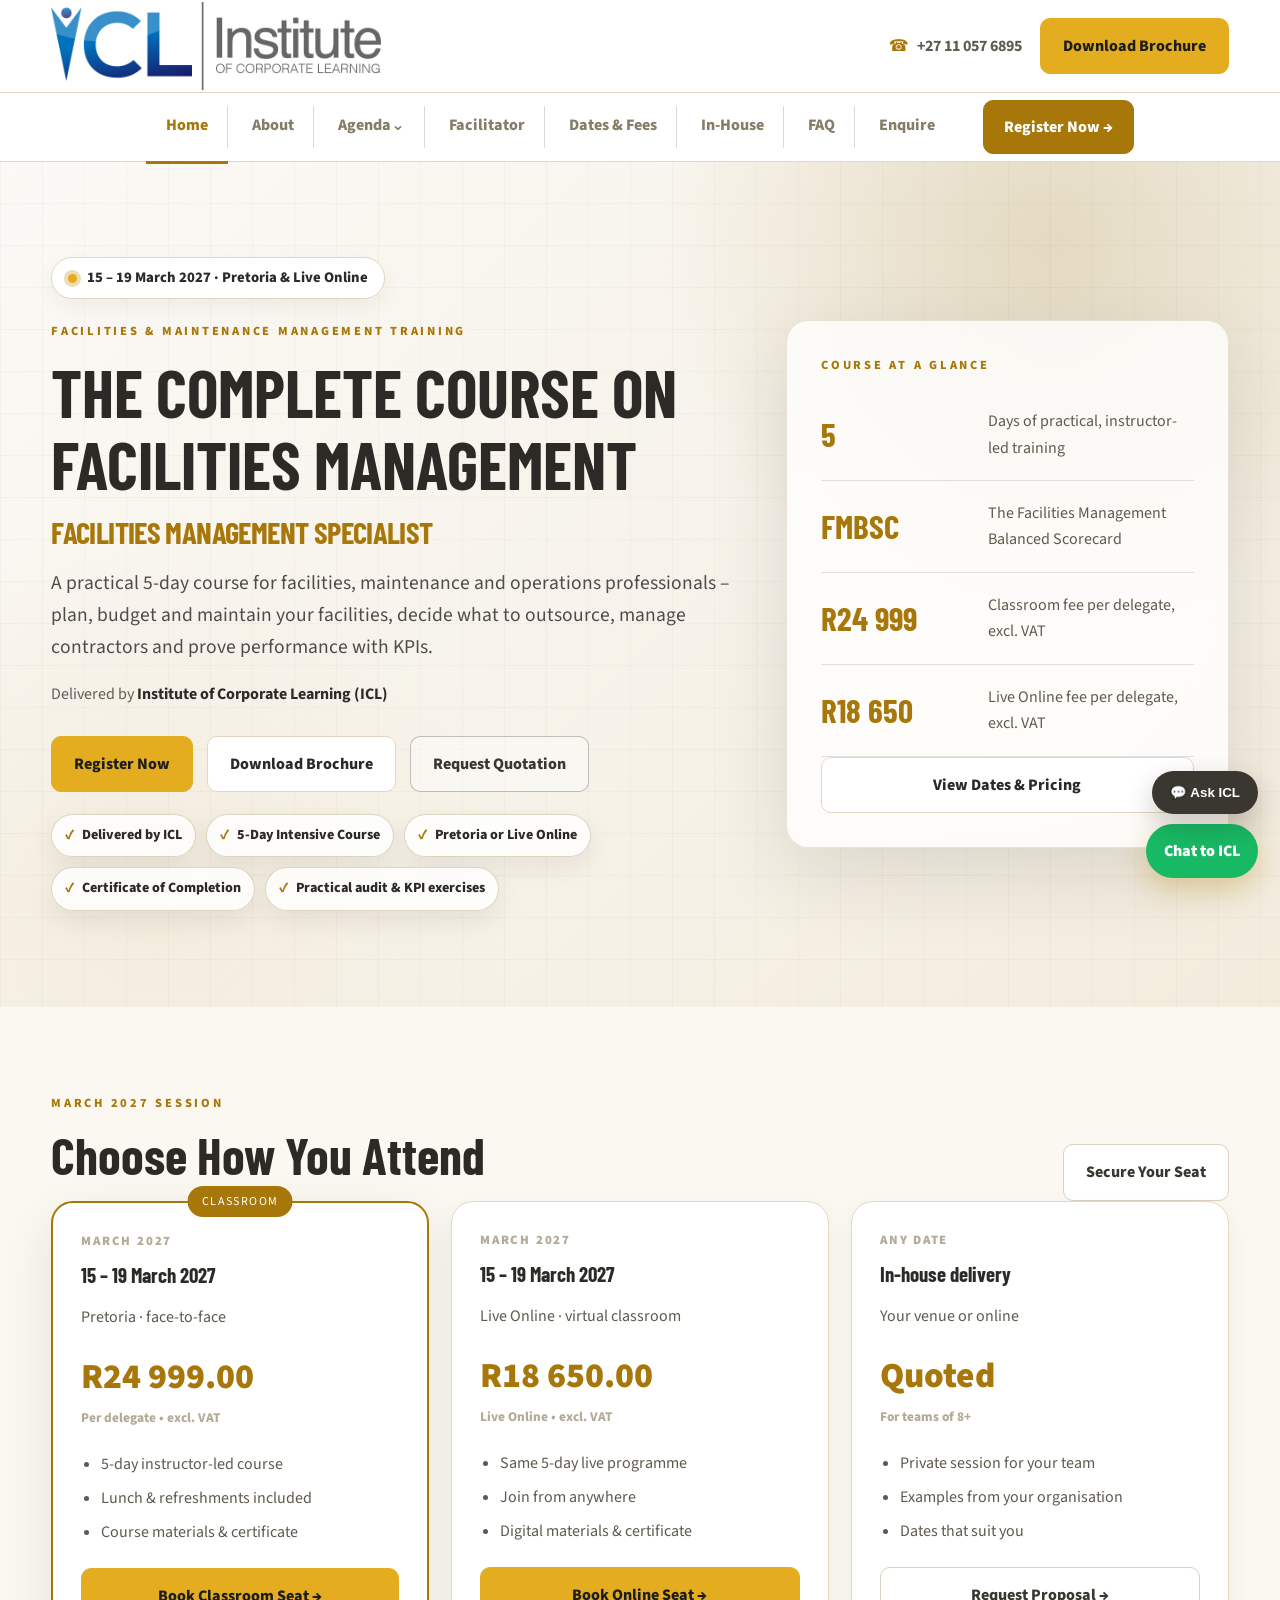
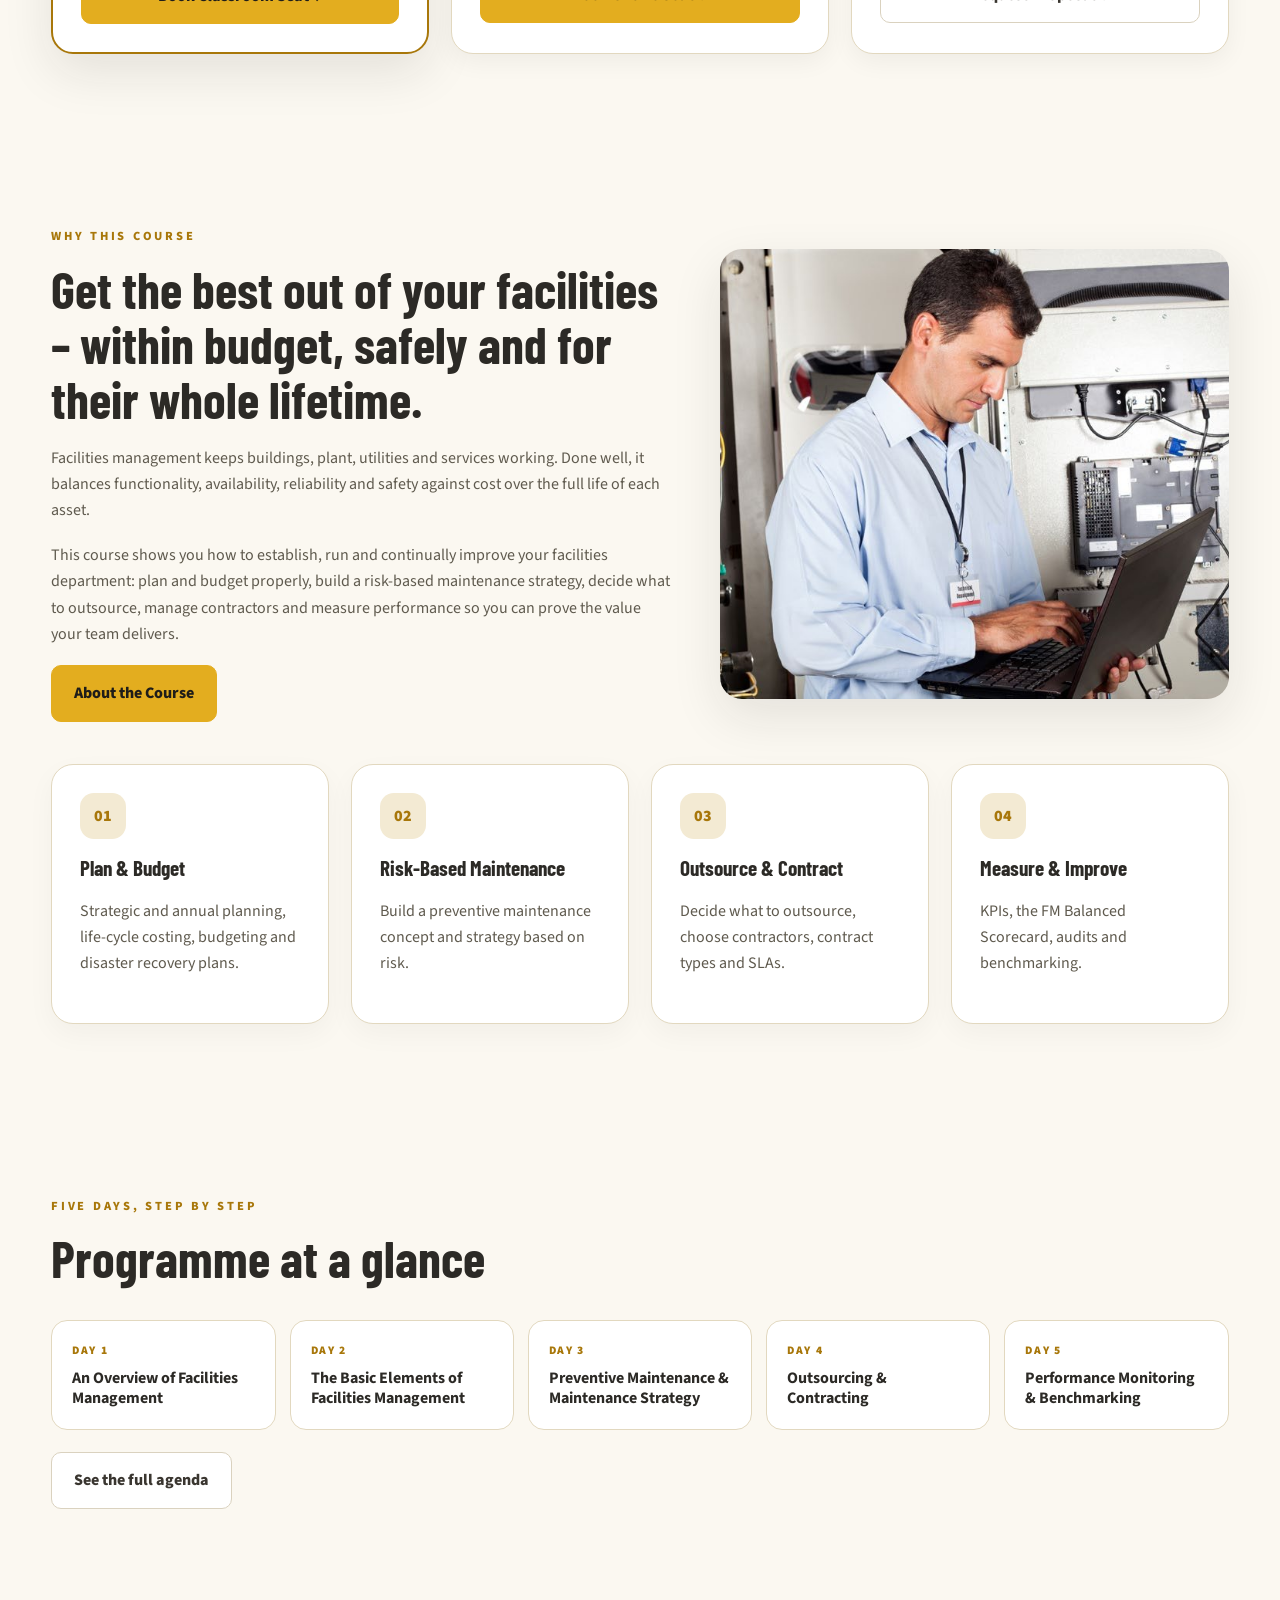
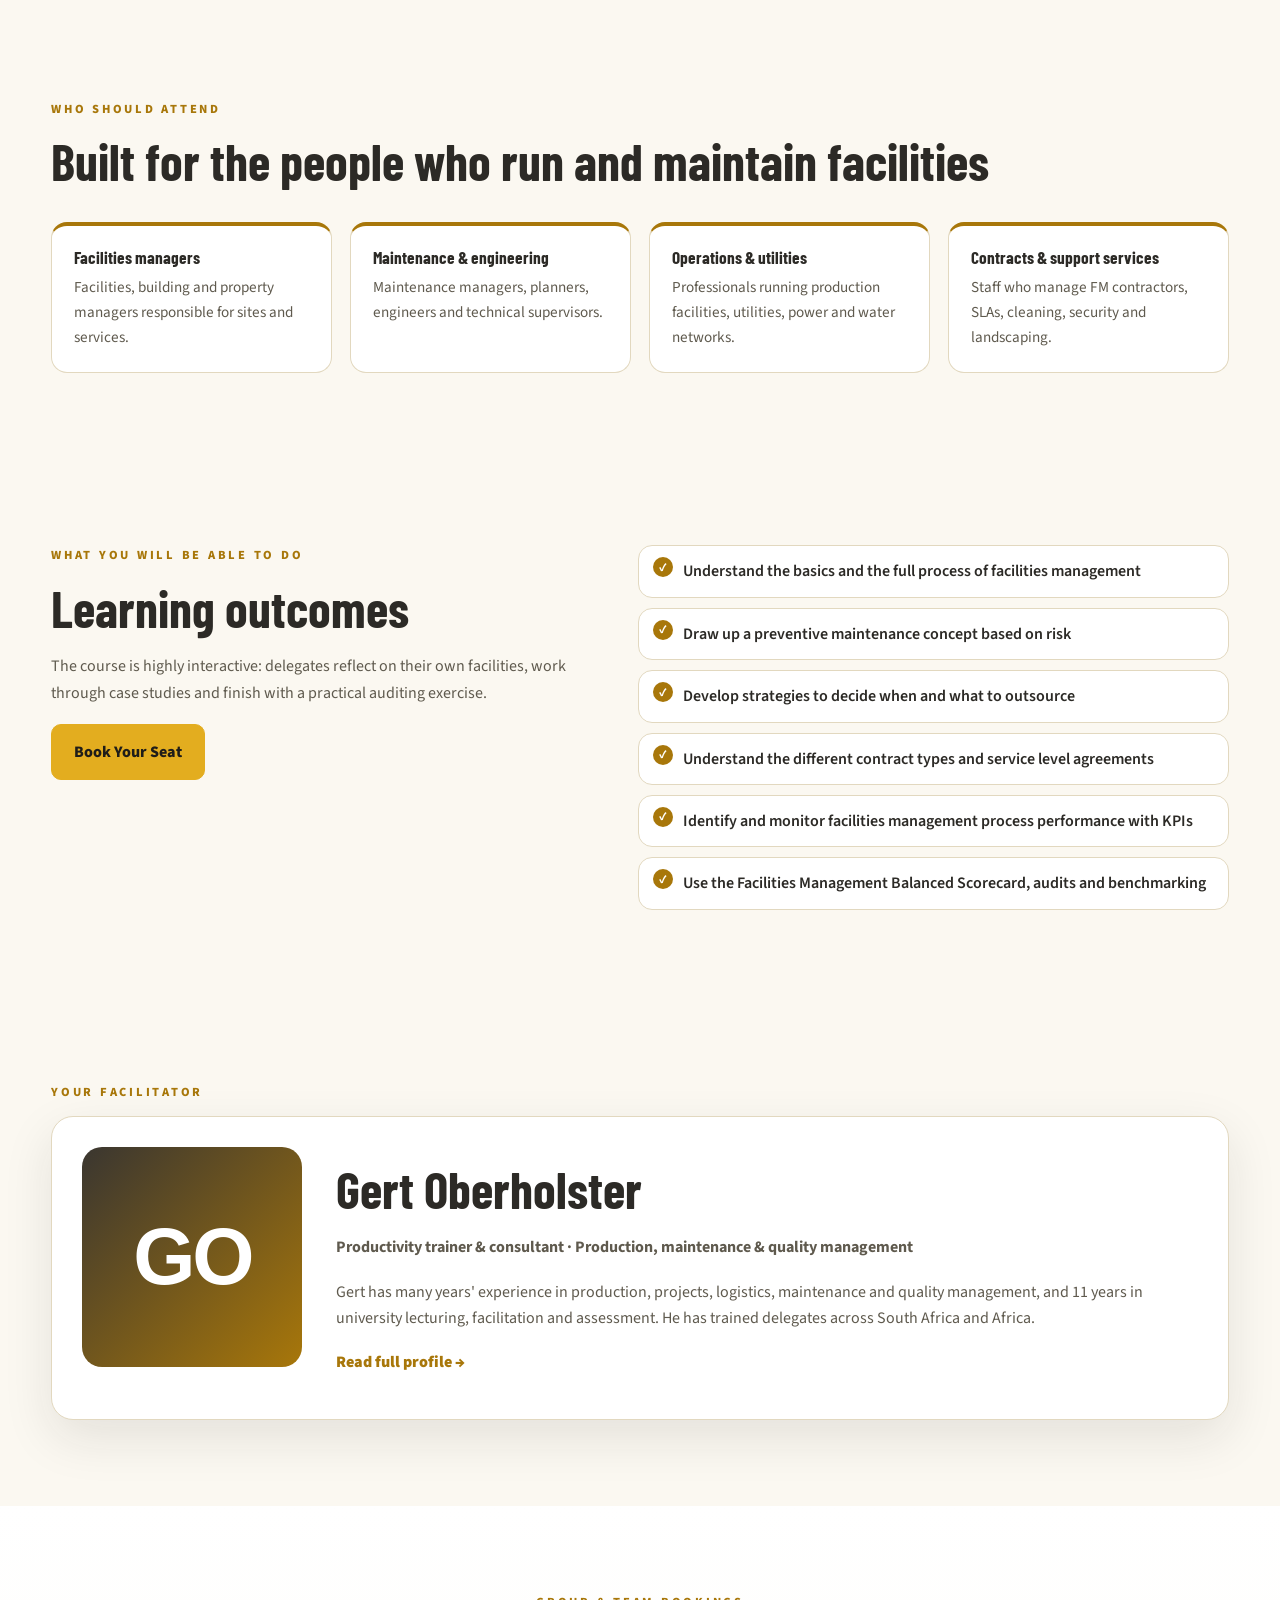
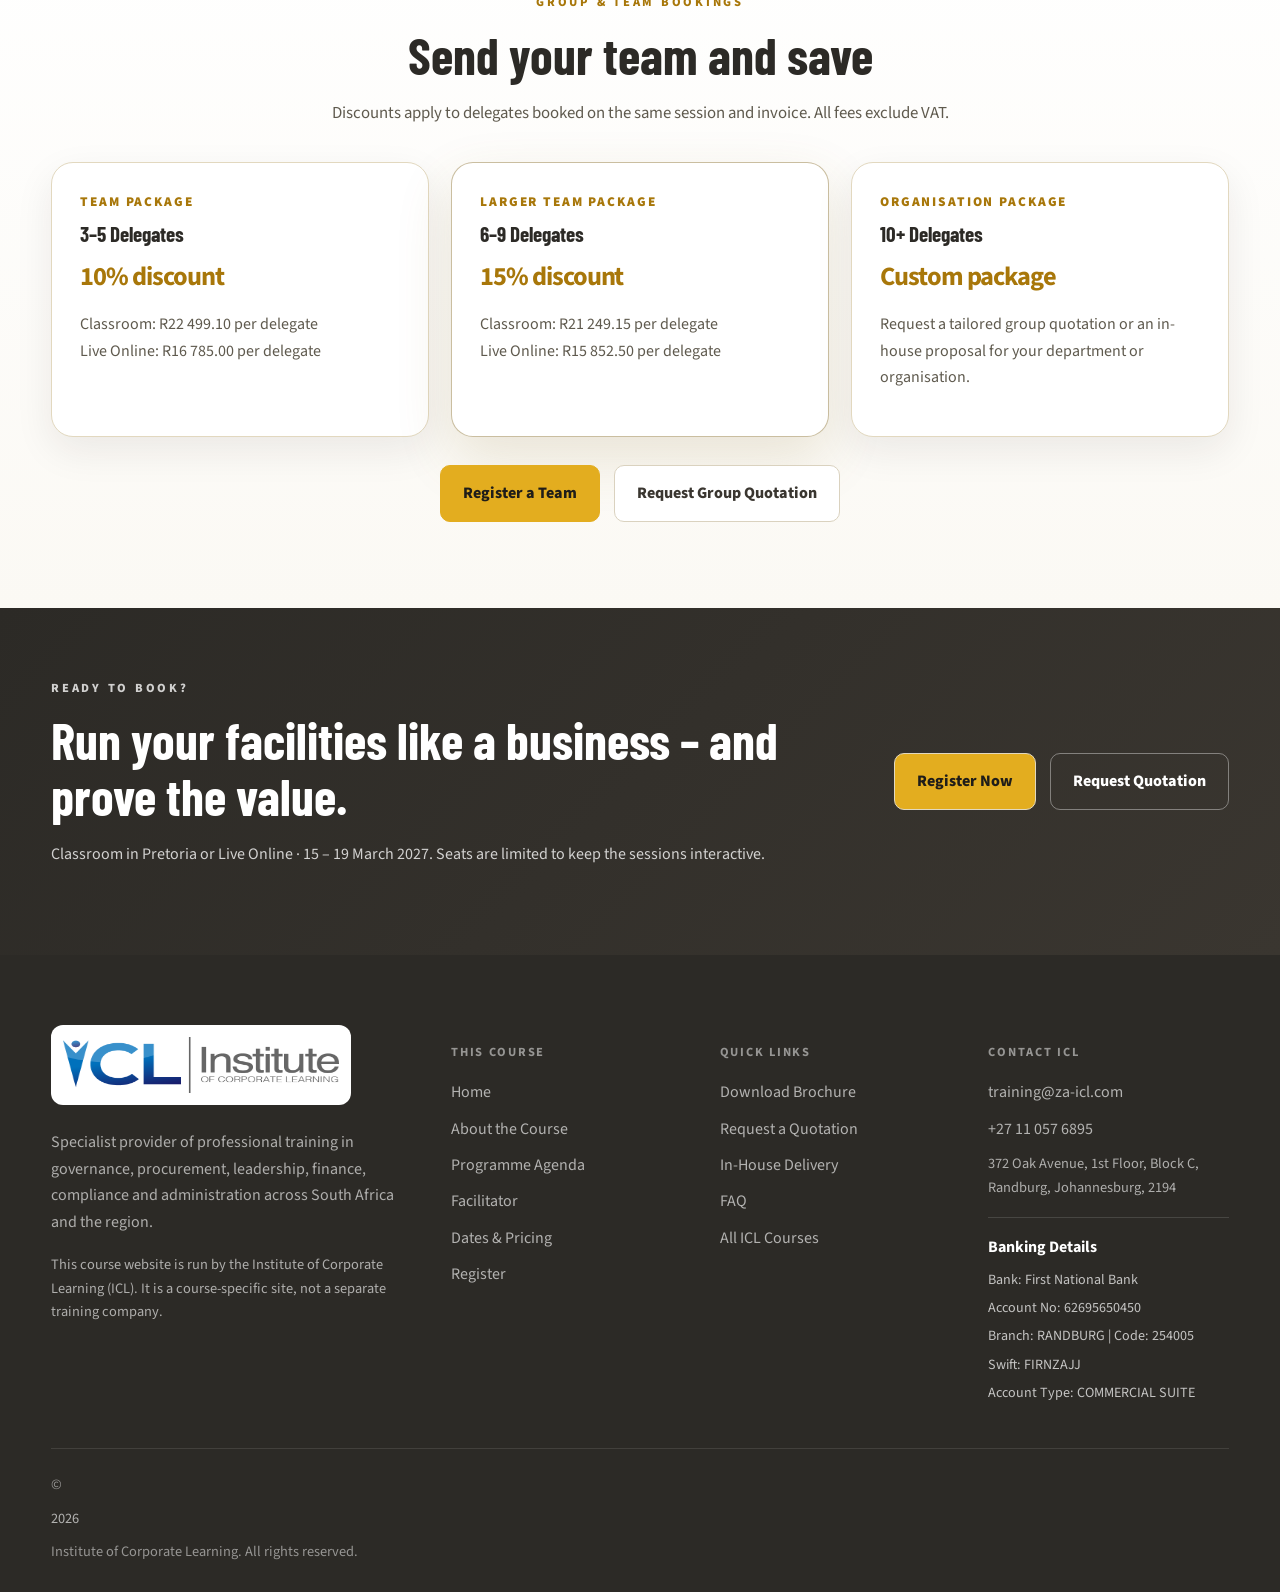
<file: index.html>
<!doctype html>
<html lang="en-ZA">
<head>
<meta charset="utf-8">
<meta name="viewport" content="width=device-width, initial-scale=1">
<script async src="https://www.googletagmanager.com/gtag/js?id=GT-P8QTCP7T"></script>
<script>window.dataLayer=window.dataLayer||[];function gtag(){dataLayer.push(arguments);}gtag('js',new Date());gtag('config','GT-P8QTCP7T');gtag('config','AW-630519409');</script>
<script>_linkedin_partner_id="6980089";window._linkedin_data_partner_ids=window._linkedin_data_partner_ids||[];window._linkedin_data_partner_ids.push(_linkedin_partner_id);</script>
<script>(function(l){if(!l){window.lintrk=function(a,b){window.lintrk.q.push([a,b])};window.lintrk.q=[]}var s=document.getElementsByTagName("script")[0];var b=document.createElement("script");b.type="text/javascript";b.async=true;b.src="https://snap.licdn.com/li.lms-analytics/insight.min.js";s.parentNode.insertBefore(b,s);})(window.lintrk);</script>
<title>Facilities Management Course | Pretoria 15–19 March 2027 or Live Online | ICL</title>
<meta name="description" content="5-day facilities management course: FM planning, budgeting, risk-based maintenance, outsourcing, SLAs, KPIs and the FM Balanced Scorecard. Pretoria 15–19 March 2027 or Live Online. Certificate of Completion.">

<link rel="canonical" href="https://facilitiesmanagementtraining.co.za/">
<meta property="og:title" content="Facilities Management Course | Pretoria 15–19 March 2027 or Live Online | ICL">
<meta property="og:description" content="5-day facilities management course: FM planning, budgeting, risk-based maintenance, outsourcing, SLAs, KPIs and the FM Balanced Scorecard. Pretoria 15–19 March 2027 or Live Online. Certificate of Completion.">
<meta property="og:type" content="website">
<meta property="og:url" content="https://facilitiesmanagementtraining.co.za/">
<meta property="og:image" content="https://facilitiesmanagementtraining.co.za/assets/img/fm-hero.jpg">
<meta name="theme-color" content="#E3AD1F">
<link rel="icon" href="/assets/img/favicon.svg" type="image/svg+xml">
<link rel="preconnect" href="https://fonts.googleapis.com">
<link rel="preconnect" href="https://fonts.gstatic.com" crossorigin>
<link href="https://fonts.googleapis.com/css2?family=Barlow+Condensed:wght@500;600;700&family=Source+Sans+3:wght@400;600;700&display=swap" rel="stylesheet">
<link rel="stylesheet" href="/assets/css/styles.css">
<script type="application/ld+json">{"@context": "https://schema.org", "@type": "Course", "name": "Facilities Management Specialist: The Complete Course on Facilities Management", "description": "5-day facilities management course: FM planning, budgeting, risk-based maintenance, outsourcing, SLAs, KPIs and the FM Balanced Scorecard. Pretoria 15\u201319 March 2027 or Live Online. Certificate of Completion.", "provider": {"@type": "Organization", "name": "Institute of Corporate Learning", "sameAs": "https://www.za-icl.com"}, "hasCourseInstance": [{"@type": "CourseInstance", "courseMode": "Onsite", "startDate": "2027-03-15", "endDate": "2027-03-19", "location": {"@type": "Place", "name": "Pretoria", "address": {"@type": "PostalAddress", "addressLocality": "Pretoria", "addressCountry": "ZA"}}, "offers": {"@type": "Offer", "price": 24999, "priceCurrency": "ZAR"}}, {"@type": "CourseInstance", "courseMode": "Online", "startDate": "2027-03-15", "endDate": "2027-03-19", "offers": {"@type": "Offer", "price": 18650, "priceCurrency": "ZAR"}}]}</script>
</head>
<body data-page="index.html">
<header class="site-header">
  <div class="topbar container">
    <a class="logo" href="/index.html" aria-label="Facilities Management Course home"><img src="/assets/img/icl-logo.png" alt="Institute of Corporate Learning logo" width="330" height="88"></a>
    <div class="top-actions">
      <a class="phone" href="tel:+27110576895">+27 11 057 6895</a>
      <a class="btn btn-green" href="/brochure.html">Download Brochure</a>
      <button class="menu-toggle" aria-label="Open menu" aria-expanded="false"><span></span><span></span><span></span></button>
    </div>
  </div>
  <nav class="main-nav" aria-label="Main navigation">
    <div class="container nav-wrap">
      <ul><li class="nav-item"><a class="active" href="/index.html">Home</a></li><li class="nav-item"><a class="" href="/about.html">About</a></li><li class="nav-item dropdown"><a href="/agenda.html" class="">Agenda <span>⌄</span></a><div class="dropdown-menu"><a href="/agenda.html#day1">Day 1: An Overview of Facilities Management</a><a href="/agenda.html#day2">Day 2: The Basic Elements of Facilities Management</a><a href="/agenda.html#day3">Day 3: Preventive Maintenance &amp; Maintenance Strategy</a><a href="/agenda.html#day4">Day 4: Outsourcing &amp; Contracting</a><a href="/agenda.html#day5">Day 5: Performance Monitoring &amp; Benchmarking</a></div></li><li class="nav-item"><a class="" href="/facilitator.html">Facilitator</a></li><li class="nav-item"><a class="" href="/dates.html">Dates &amp; Fees</a></li><li class="nav-item"><a class="" href="/inhouse.html">In-House</a></li><li class="nav-item"><a class="" href="/faq.html">FAQ</a></li><li class="nav-item"><a class="" href="/enquire.html">Enquire</a></li></ul>
      <a class="btn btn-dark nav-cta" href="/register.html">Register Now →</a>
    </div>
  </nav>
</header>
<main>

<section class="home-hero">
  <div class="container hero-grid">
    <div>
      <span class="urgency">15 – 19 March 2027 · Pretoria &amp; Live Online</span>
      <p class="eyebrow">Facilities &amp; Maintenance Management Training</p>
      <h1>The Complete Course on Facilities Management<span class="h1-sub">Facilities Management Specialist</span></h1>
      <p class="hero-lead">A practical 5-day course for facilities, maintenance and operations professionals – plan, budget and maintain your facilities, decide what to outsource, manage contractors and prove performance with KPIs.</p>
      <p class="delivered">Delivered by <strong>Institute of Corporate Learning (ICL)</strong></p>
      <div class="hero-actions"><a class="btn btn-green" href="/register.html">Register Now</a><a class="btn btn-light" href="/brochure.html">Download Brochure</a><a class="btn btn-outline" href="/enquire.html">Request Quotation</a></div>
      <div class="hero-trust-strip" aria-label="Course highlights"><span>Delivered by ICL</span><span>5-Day Intensive Course</span><span>Pretoria or Live Online</span><span>Certificate of Completion</span><span>Practical audit &amp; KPI exercises</span></div>
    </div>
    <aside class="glance-card">
      <p class="eyebrow">Course at a Glance</p>
      <div class="glance-row"><strong>5</strong><span>Days of practical, instructor-led training</span></div><div class="glance-row"><strong>FMBSC</strong><span>The Facilities Management Balanced Scorecard</span></div><div class="glance-row"><strong>R24 999</strong><span>Classroom fee per delegate, excl. VAT</span></div><div class="glance-row"><strong>R18 650</strong><span>Live Online fee per delegate, excl. VAT</span></div>
      <a class="btn btn-light full" href="/dates.html">View Dates &amp; Pricing</a>
    </aside>
  </div>
</section>
<section class="section section-soft">
  <div class="container title-row"><div><p class="eyebrow">March 2027 session</p><h2>Choose How You Attend</h2></div><a class="btn btn-outline-dark" href="/register.html">Secure Your Seat</a></div>
  <div class="container sessions-grid cols-3">
<article class="session-card popular"><span class="badge">Classroom</span><span class="session-month">MARCH 2027</span><h3>15 – 19 March 2027</h3><p>Pretoria · face-to-face</p><strong>R24 999.00</strong><small>Per delegate • excl. VAT</small><ul><li>5-day instructor-led course</li><li>Lunch &amp; refreshments included</li><li>Course materials &amp; certificate</li></ul><a class="btn btn-green full" href="/register.html?format=classroom&city=pretoria">Book Classroom Seat →</a></article>

<article class="session-card"><span class="session-month">MARCH 2027</span><h3>15 – 19 March 2027</h3><p>Live Online · virtual classroom</p><strong>R18 650.00</strong><small>Live Online • excl. VAT</small><ul><li>Same 5-day live programme</li><li>Join from anywhere</li><li>Digital materials &amp; certificate</li></ul><a class="btn btn-green full" href="/register.html?format=online">Book Online Seat →</a></article>
<article class="session-card"><span class="session-month">ANY DATE</span><h3>In-house delivery</h3><p>Your venue or online</p><strong>Quoted</strong><small>For teams of 8+</small><ul><li>Private session for your team</li><li>Examples from your organisation</li><li>Dates that suit you</li></ul><a class="btn btn-outline-dark full" href="/inhouse.html">Request Proposal →</a></article></div>
</section>
<section class="section">
  <div class="container photo-band"><div><p class="eyebrow">Why this course</p><h2>Get the best out of your facilities – within budget, safely and for their whole lifetime.</h2><p>Facilities management keeps buildings, plant, utilities and services working. Done well, it balances functionality, availability, reliability and safety against cost over the full life of each asset.</p><p>This course shows you how to establish, run and continually improve your facilities department: plan and budget properly, build a risk-based maintenance strategy, decide what to outsource, manage contractors and measure performance so you can prove the value your team delivers.</p><a class="btn btn-green" href="/about.html">About the Course</a></div><img src="/assets/img/fm-hero.jpg" alt="Facilities technician checking plant equipment with a laptop" loading="lazy" width="600" height="450"></div>
  <div class="container card-grid four"><article class="card"><span class="icon">01</span><h3>Plan &amp; Budget</h3><p>Strategic and annual planning, life-cycle costing, budgeting and disaster recovery plans.</p></article><article class="card"><span class="icon">02</span><h3>Risk-Based Maintenance</h3><p>Build a preventive maintenance concept and strategy based on risk.</p></article><article class="card"><span class="icon">03</span><h3>Outsource &amp; Contract</h3><p>Decide what to outsource, choose contractors, contract types and SLAs.</p></article><article class="card"><span class="icon">04</span><h3>Measure &amp; Improve</h3><p>KPIs, the FM Balanced Scorecard, audits and benchmarking.</p></article></div>
</section>
<section class="section section-soft"><div class="container"><p class="eyebrow">Five days, step by step</p><h2>Programme at a glance</h2><div class="day-strip"><a href="/agenda.html#day1"><small>Day 1</small><strong>An Overview of Facilities Management</strong></a><a href="/agenda.html#day2"><small>Day 2</small><strong>The Basic Elements of Facilities Management</strong></a><a href="/agenda.html#day3"><small>Day 3</small><strong>Preventive Maintenance &amp; Maintenance Strategy</strong></a><a href="/agenda.html#day4"><small>Day 4</small><strong>Outsourcing &amp; Contracting</strong></a><a href="/agenda.html#day5"><small>Day 5</small><strong>Performance Monitoring &amp; Benchmarking</strong></a></div><p style="margin-top:22px"><a class="btn btn-outline-dark" href="/agenda.html">See the full agenda</a></p></div></section>
<section class="section"><div class="container"><p class="eyebrow">Who should attend</p><h2>Built for the people who run and maintain facilities</h2><div class="audience-grid"><article><h3>Facilities managers</h3><p>Facilities, building and property managers responsible for sites and services.</p></article><article><h3>Maintenance &amp; engineering</h3><p>Maintenance managers, planners, engineers and technical supervisors.</p></article><article><h3>Operations &amp; utilities</h3><p>Professionals running production facilities, utilities, power and water networks.</p></article><article><h3>Contracts &amp; support services</h3><p>Staff who manage FM contractors, SLAs, cleaning, security and landscaping.</p></article></div></div></section>
<section class="section section-soft"><div class="container split"><div><p class="eyebrow">What you will be able to do</p><h2>Learning outcomes</h2><p>The course is highly interactive: delegates reflect on their own facilities, work through case studies and finish with a practical auditing exercise.</p><a class="btn btn-green" href="/register.html">Book Your Seat</a></div><ul class="check-list"><li>Understand the basics and the full process of facilities management</li><li>Draw up a preventive maintenance concept based on risk</li><li>Develop strategies to decide when and what to outsource</li><li>Understand the different contract types and service level agreements</li><li>Identify and monitor facilities management process performance with KPIs</li><li>Use the Facilities Management Balanced Scorecard, audits and benchmarking</li></ul></div></section>
<section class="section section-soft"><div class="container"><p class="eyebrow">Your facilitator</p><div class="facilitator-feature"><div class="fac-initials" role="img" aria-label="Gert Oberholster">GO</div><div><h2>Gert Oberholster</h2><p><strong>Productivity trainer &amp; consultant · Production, maintenance &amp; quality management</strong></p><p>Gert has many years&#x27; experience in production, projects, logistics, maintenance and quality management, and 11 years in university lecturing, facilitation and assessment. He has trained delegates across South Africa and Africa.</p><a href="/facilitator.html">Read full profile →</a></div></div></div></section>
<section class="section group-discounts"><div class="container">
<p class="eyebrow center">Group &amp; team bookings</p><h2 class="center">Send your team and save</h2>
<p class="center section-lead">Discounts apply to delegates booked on the same session and invoice. All fees exclude VAT.</p>
<div class="discount-grid"><article class="discount-card"><small>Team Package</small><h3>3–5 Delegates</h3><strong>10% discount</strong><p>Classroom: R22 499.10 per delegate<br>Live Online: R16 785.00 per delegate</p></article><article class="discount-card featured"><small>Larger Team Package</small><h3>6–9 Delegates</h3><strong>15% discount</strong><p>Classroom: R21 249.15 per delegate<br>Live Online: R15 852.50 per delegate</p></article><article class="discount-card"><small>Organisation Package</small><h3>10+ Delegates</h3><strong>Custom package</strong><p>Request a tailored group quotation or an in-house proposal for your department or organisation.</p></article></div>
<div class="center discount-actions"><a class="btn btn-green" href="/register.html">Register a Team</a><a class="btn btn-outline-dark" href="/enquire.html">Request Group Quotation</a></div>
</div></section>
<section class="cta-band"><div class="container cta-grid"><div><p class="eyebrow">Ready to book?</p><h2>Run your facilities like a business – and prove the value.</h2><p>Classroom in Pretoria or Live Online · 15 – 19 March 2027. Seats are limited to keep the sessions interactive.</p></div><div class="cta-actions"><a class="btn btn-light" href="/register.html">Register Now</a><a class="btn btn-outline" href="/enquire.html">Request Quotation</a></div></div></section>
</main>

<div class="chatbot" data-chatbot>
  <button class="chatbot-toggle" type="button" aria-expanded="false" aria-controls="icl-chat-panel">💬 Ask ICL</button>
  <div class="chatbot-panel" id="icl-chat-panel" hidden>
    <div class="chatbot-head"><strong>Facilities Management Course Assistant</strong><button type="button" class="chatbot-close" aria-label="Close chat">×</button></div>
    <div class="chatbot-body">
      <p class="bot-message">Hi, I can help with dates, fees, quotations, banking details, the brochure and in-house training.</p>
      <div class="chatbot-replies">
        <button type="button" data-reply="dates">Dates &amp; fees</button>
        <button type="button" data-reply="quote">Can I get a quotation?</button>
        <button type="button" data-reply="discounts">Group discounts</button>
        <button type="button" data-reply="online">How does Live Online work?</button>
        <button type="button" data-reply="bank">Bank details</button>
        <button type="button" data-reply="brochure">Download brochure</button>
        <button type="button" data-reply="inhouse">In-house delivery</button>
        <button type="button" data-reply="contact">Speak to ICL</button>
      </div>
      <div class="chatbot-answer" aria-live="polite"></div>
    </div>
  </div>
</div>
<a class="whatsapp" href="https://wa.me/27731759758" aria-label="Chat to ICL on WhatsApp" target="_blank" rel="noopener">Chat to ICL</a>

<footer class="site-footer">
  <div class="container footer-grid">
    <div>
      <img class="footer-logo" src="/assets/img/icl-logo.png" alt="Institute of Corporate Learning logo" width="300" height="80">
      <p>Specialist provider of professional training in governance, procurement, leadership, finance, compliance and administration across South Africa and the region.</p>
      <p class="small">This course website is run by the Institute of Corporate Learning (ICL). It is a course-specific site, not a separate training company.</p>
    </div>
    <div>
      <h4>This Course</h4>
      <a href="/index.html">Home</a><a href="/about.html">About the Course</a><a href="/agenda.html">Programme Agenda</a><a href="/facilitator.html">Facilitator</a><a href="/dates.html">Dates &amp; Pricing</a><a href="/register.html">Register</a>
    </div>
    <div>
      <h4>Quick Links</h4>
      <a href="/brochure.html">Download Brochure</a><a href="/enquire.html">Request a Quotation</a><a href="/inhouse.html">In-House Delivery</a><a href="/faq.html">FAQ</a><a href="https://www.za-icl.com/" target="_blank" rel="noopener">All ICL Courses</a>
    </div>
    <div>
      <h4>Contact ICL</h4>
      <a href="mailto:training@za-icl.com">training@za-icl.com</a>
      <a href="tel:+27110576895">+27 11 057 6895</a>
      <p class="small">372 Oak Avenue, 1st Floor, Block C, Randburg, Johannesburg, 2194</p>
      <div class="bank-mini">
        <strong>Banking Details</strong>
        <span>Bank: First National Bank</span><span>Account No: 62695650450</span><span>Branch: RANDBURG | Code: 254005</span><span>Swift: FIRNZAJJ</span><span>Account Type: COMMERCIAL SUITE</span>
      </div>
    </div>
  </div>
  <div class="container copyright">© <span id="year"></span> Institute of Corporate Learning. All rights reserved.</div>
</footer>
<div class="netlify-form-blueprints" aria-hidden="true"><form name="facilities-registration" method="POST" data-netlify="true" data-netlify-honeypot="bot-field" action="/thank-you/" hidden><input type="hidden" name="form-name" value="facilities-registration"><input name="subject"><input name="bot-field"><input name="session"><input name="delivery"><input name="venue_or_platform"><input name="unit_fee_excl_vat"><input name="organisation"><input name="vat"><input name="billing_contact"><input name="billing_email"><input name="billing_phone"><input name="po_required"><input name="delegate_count"><input name="estimated_training_fee_excl_vat"><input name="group_discount_package"><input name="group_discount_rate"><input name="group_discount_amount_excl_vat"><input name="delegate_1_full_name"><input name="delegate_1_job_title"><input name="delegate_1_email"><input name="delegate_1_phone"><input name="delegate_1_dietary"><input name="delegate_1_accessibility_notes"><input name="delegate_2_full_name"><input name="delegate_2_job_title"><input name="delegate_2_email"><input name="delegate_2_phone"><input name="delegate_2_dietary"><input name="delegate_2_accessibility_notes"><input name="delegate_3_full_name"><input name="delegate_3_job_title"><input name="delegate_3_email"><input name="delegate_3_phone"><input name="delegate_3_dietary"><input name="delegate_3_accessibility_notes"><input name="delegate_4_full_name"><input name="delegate_4_job_title"><input name="delegate_4_email"><input name="delegate_4_phone"><input name="delegate_4_dietary"><input name="delegate_4_accessibility_notes"><input name="delegate_5_full_name"><input name="delegate_5_job_title"><input name="delegate_5_email"><input name="delegate_5_phone"><input name="delegate_5_dietary"><input name="delegate_5_accessibility_notes"><input name="delegate_6_full_name"><input name="delegate_6_job_title"><input name="delegate_6_email"><input name="delegate_6_phone"><input name="delegate_6_dietary"><input name="delegate_6_accessibility_notes"><input name="delegate_7_full_name"><input name="delegate_7_job_title"><input name="delegate_7_email"><input name="delegate_7_phone"><input name="delegate_7_dietary"><input name="delegate_7_accessibility_notes"><input name="delegate_8_full_name"><input name="delegate_8_job_title"><input name="delegate_8_email"><input name="delegate_8_phone"><input name="delegate_8_dietary"><input name="delegate_8_accessibility_notes"><input name="delegate_9_full_name"><input name="delegate_9_job_title"><input name="delegate_9_email"><input name="delegate_9_phone"><input name="delegate_9_dietary"><input name="delegate_9_accessibility_notes"><input name="delegate_10_full_name"><input name="delegate_10_job_title"><input name="delegate_10_email"><input name="delegate_10_phone"><input name="delegate_10_dietary"><input name="delegate_10_accessibility_notes"><input name="message"><input name="consent"><input name="lead_source"><input name="landing_page"><input name="utm_source"><input name="utm_medium"><input name="utm_campaign"><input name="utm_content"><input name="utm_term"><input name="gclid"><input name="li_fat_id"></form><form name="facilities-enquiry" method="POST" data-netlify="true" data-netlify-honeypot="bot-field" action="/thank-you/?form=enquiry" hidden><input type="hidden" name="form-name" value="facilities-enquiry"><input name="subject"><input name="bot-field"><input name="name"><input name="organisation"><input name="email"><input name="phone"><input name="job_title"><input name="group_size"><input name="delivery"><input name="message"><input name="consent"><input name="lead_source"><input name="landing_page"><input name="utm_source"><input name="utm_medium"><input name="utm_campaign"><input name="utm_content"><input name="utm_term"><input name="gclid"><input name="li_fat_id"></form><form name="facilities-inhouse-proposal" method="POST" data-netlify="true" data-netlify-honeypot="bot-field" action="/thank-you/?form=inhouse" hidden><input type="hidden" name="form-name" value="facilities-inhouse-proposal"><input name="subject"><input name="bot-field"><input name="name"><input name="organisation"><input name="email"><input name="phone"><input name="job_title"><input name="group_size"><input name="delivery"><input name="message"><input name="consent"><input name="location"><input name="preferred_dates"><input name="lead_source"><input name="landing_page"><input name="utm_source"><input name="utm_medium"><input name="utm_campaign"><input name="utm_content"><input name="utm_term"><input name="gclid"><input name="li_fat_id"></form><form name="facilities-brochure-request" method="POST" data-netlify="true" data-netlify-honeypot="bot-field" action="/brochure-download/" hidden><input type="hidden" name="form-name" value="facilities-brochure-request"><input name="subject"><input name="bot-field"><input name="name"><input name="organisation"><input name="email"><input name="phone"><input name="job_title"><input name="interest"><input name="estimated_delegates"><input name="consent"><input name="lead_source"><input name="landing_page"><input name="utm_source"><input name="utm_medium"><input name="utm_campaign"><input name="utm_content"><input name="utm_term"><input name="gclid"><input name="li_fat_id"></form></div>
<script>window.ICL_SITE={"chat": {"dates": "<strong>Dates &amp; fees</strong><br>15 \u2013 19 March 2027 \u2013 Pretoria classroom<br>15 \u2013 19 March 2027 \u2013 Live Online<br><br>Classroom: <strong>R24 999.00 excl. VAT</strong><br>Live Online: <strong>R18 650.00 excl. VAT</strong><br><a href='/register.html'>Register now</a>", "quote": "<strong>Quotation</strong><br>Yes. Send the enquiry form or email <a href='mailto:training@za-icl.com'>training@za-icl.com</a> and ICL will prepare a quotation or pro-forma invoice for your purchase order.<br><a href='/enquire.html'>Request a quotation</a>", "discounts": "<strong>Group bookings</strong><br>3\u20135 delegates: 10% off.<br>6\u20139 delegates: 15% off.<br>10+ delegates: custom quotation or in-house proposal.<br><a href='/register.html'>Register a team</a>", "online": "<strong>Live Online</strong><br>The same instructor-led programme, delivered live in a virtual classroom over the same five days, with digital course materials and the ICL Certificate of Completion. Joining details are sent with your booking confirmation.", "bank": "<strong>ICL banking details</strong><br>Bank: First National Bank<br>Account no: 62695650450<br>Branch: RANDBURG (254005)<br>Swift: FIRNZAJJ<br>Account type: COMMERCIAL SUITE<br><br>Use your organisation name or invoice number as the reference once invoiced.", "brochure": "<strong>Brochure</strong><br>Complete the short form and the PDF download appears straight away.<br><a href='/brochure.html'>Get the brochure</a>", "inhouse": "<strong>In-house delivery</strong><br>ICL can run this course privately for your team at your venue or online, adapted to your organisation.<br><a href='/inhouse.html'>Request an in-house proposal</a>", "contact": "<strong>Contact ICL</strong><br>Email: <a href='mailto:training@za-icl.com'>training@za-icl.com</a><br>Tel: <a href='tel:+27110576895'>+27 11 057 6895</a><br>WhatsApp: <a href='https://wa.me/27731759758' target='_blank' rel='noopener'>+27 73 175 9758</a><br><a href='/enquire.html'>Send an enquiry</a>"}, "jobTitlePlaceholder": "Facilities Manager / Maintenance Manager"};</script>
<script src="/assets/js/main.js" defer></script>

</body>
</html>
</file>
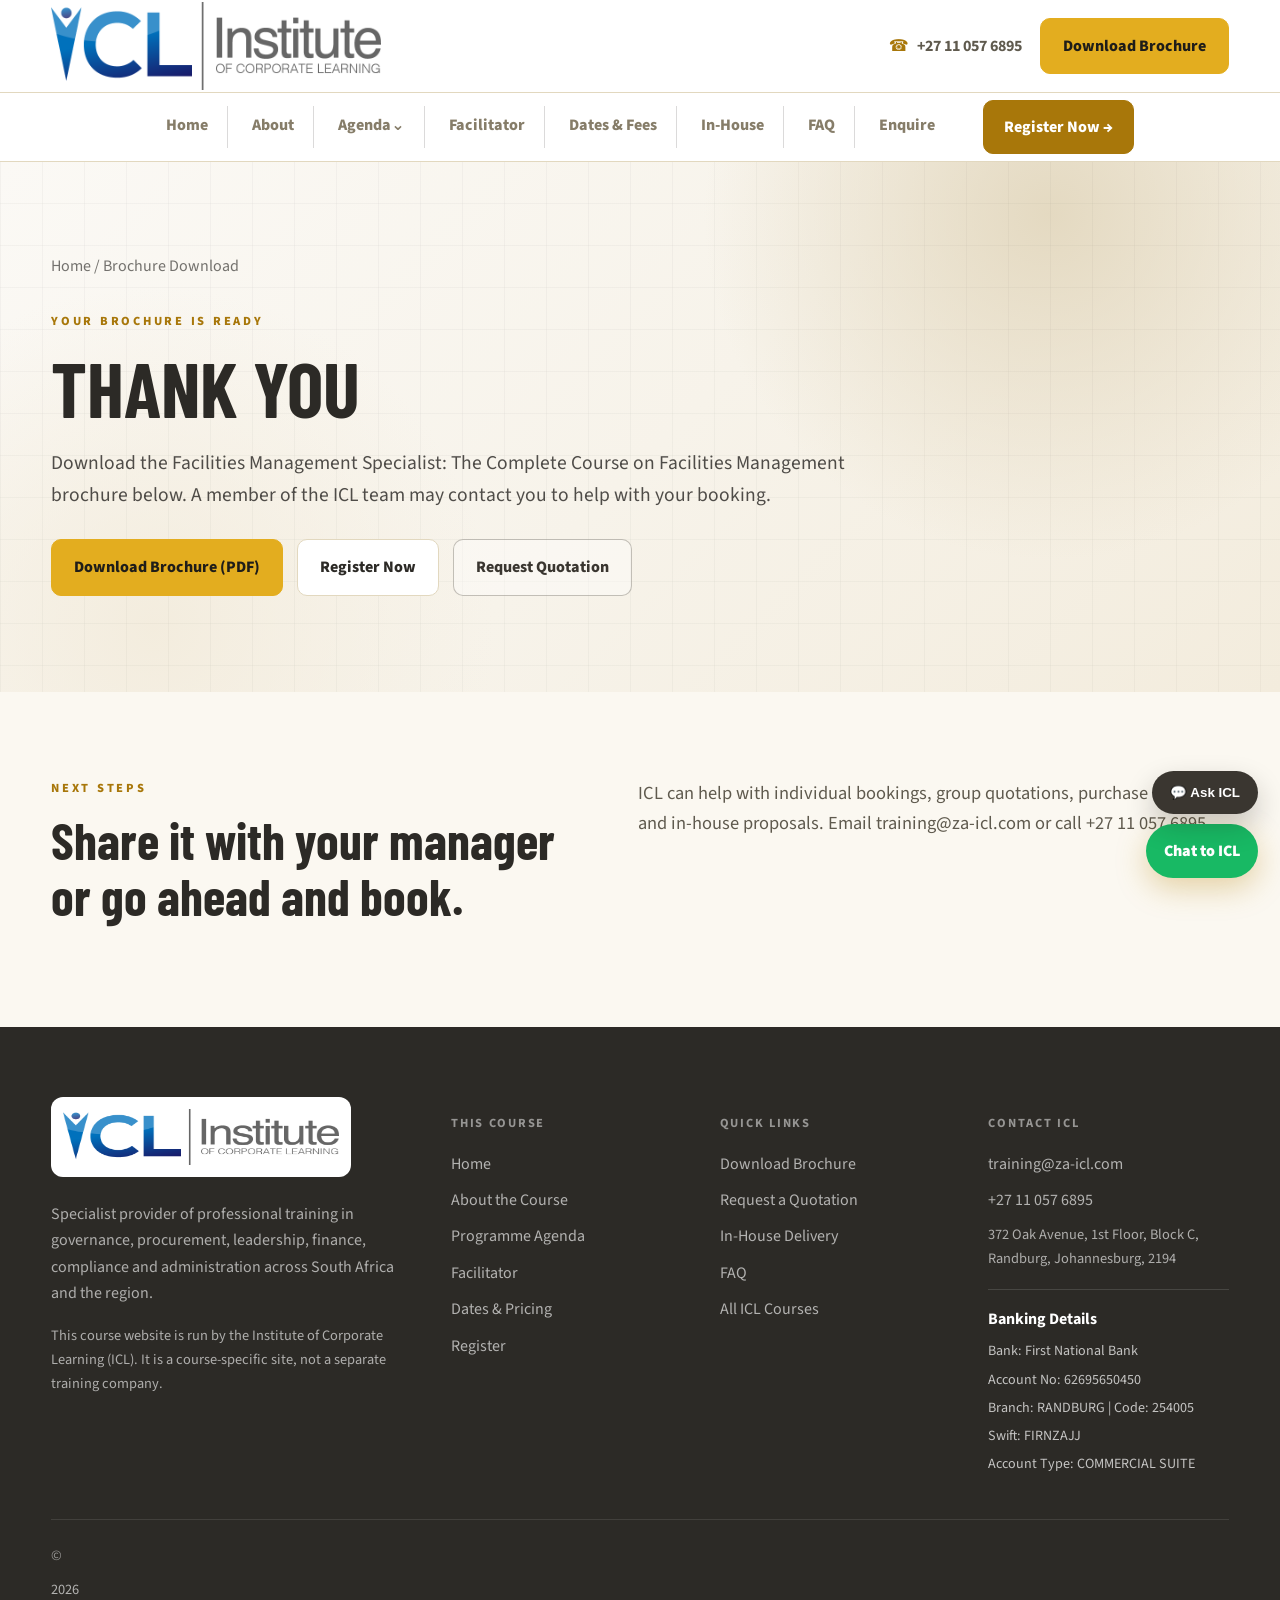
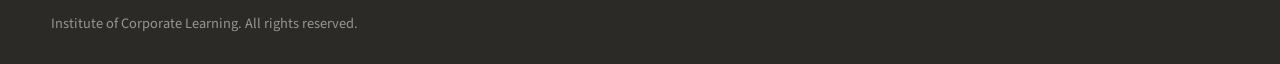
<file: brochure-download/index.html>
<!doctype html>
<html lang="en-ZA">
<head>
<meta charset="utf-8">
<meta name="viewport" content="width=device-width, initial-scale=1">
<script async src="https://www.googletagmanager.com/gtag/js?id=GT-P8QTCP7T"></script>
<script>window.dataLayer=window.dataLayer||[];function gtag(){dataLayer.push(arguments);}gtag('js',new Date());gtag('config','GT-P8QTCP7T');gtag('config','AW-630519409');</script>
<script>_linkedin_partner_id="6980089";window._linkedin_data_partner_ids=window._linkedin_data_partner_ids||[];window._linkedin_data_partner_ids.push(_linkedin_partner_id);</script>
<script>(function(l){if(!l){window.lintrk=function(a,b){window.lintrk.q.push([a,b])};window.lintrk.q=[]}var s=document.getElementsByTagName("script")[0];var b=document.createElement("script");b.type="text/javascript";b.async=true;b.src="https://snap.licdn.com/li.lms-analytics/insight.min.js";s.parentNode.insertBefore(b,s);})(window.lintrk);</script>
<title>Brochure Download | Facilities Management Course | ICL</title>
<meta name="description" content="Download the course brochure.">
<meta name="robots" content="noindex,nofollow">
<link rel="canonical" href="https://facilitiesmanagementtraining.co.za/brochure-download/">
<meta property="og:title" content="Brochure Download | Facilities Management Course | ICL">
<meta property="og:description" content="Download the course brochure.">
<meta property="og:type" content="website">
<meta property="og:url" content="https://facilitiesmanagementtraining.co.za/brochure-download/">
<meta property="og:image" content="https://facilitiesmanagementtraining.co.za/assets/img/fm-hero.jpg">
<meta name="theme-color" content="#E3AD1F">
<link rel="icon" href="/assets/img/favicon.svg" type="image/svg+xml">
<link rel="preconnect" href="https://fonts.googleapis.com">
<link rel="preconnect" href="https://fonts.gstatic.com" crossorigin>
<link href="https://fonts.googleapis.com/css2?family=Barlow+Condensed:wght@500;600;700&family=Source+Sans+3:wght@400;600;700&display=swap" rel="stylesheet">
<link rel="stylesheet" href="/assets/css/styles.css">

</head>
<body data-page="brochure-download/index.html">
<header class="site-header">
  <div class="topbar container">
    <a class="logo" href="/index.html" aria-label="Facilities Management Course home"><img src="/assets/img/icl-logo.png" alt="Institute of Corporate Learning logo" width="330" height="88"></a>
    <div class="top-actions">
      <a class="phone" href="tel:+27110576895">+27 11 057 6895</a>
      <a class="btn btn-green" href="/brochure.html">Download Brochure</a>
      <button class="menu-toggle" aria-label="Open menu" aria-expanded="false"><span></span><span></span><span></span></button>
    </div>
  </div>
  <nav class="main-nav" aria-label="Main navigation">
    <div class="container nav-wrap">
      <ul><li class="nav-item"><a class="" href="/index.html">Home</a></li><li class="nav-item"><a class="" href="/about.html">About</a></li><li class="nav-item dropdown"><a href="/agenda.html" class="">Agenda <span>⌄</span></a><div class="dropdown-menu"><a href="/agenda.html#day1">Day 1: An Overview of Facilities Management</a><a href="/agenda.html#day2">Day 2: The Basic Elements of Facilities Management</a><a href="/agenda.html#day3">Day 3: Preventive Maintenance &amp; Maintenance Strategy</a><a href="/agenda.html#day4">Day 4: Outsourcing &amp; Contracting</a><a href="/agenda.html#day5">Day 5: Performance Monitoring &amp; Benchmarking</a></div></li><li class="nav-item"><a class="" href="/facilitator.html">Facilitator</a></li><li class="nav-item"><a class="" href="/dates.html">Dates &amp; Fees</a></li><li class="nav-item"><a class="" href="/inhouse.html">In-House</a></li><li class="nav-item"><a class="" href="/faq.html">FAQ</a></li><li class="nav-item"><a class="" href="/enquire.html">Enquire</a></li></ul>
      <a class="btn btn-dark nav-cta" href="/register.html">Register Now →</a>
    </div>
  </nav>
</header>
<main>
<section class="hero inner-hero"><div class="container"><div class="breadcrumbs">Home / Brochure Download</div><p class="eyebrow">Your brochure is ready</p><h1>Thank you</h1><p class="hero-lead">Download the Facilities Management Specialist: The Complete Course on Facilities Management brochure below. A member of the ICL team may contact you to help with your booking.</p><div class="hero-actions"><a class="btn btn-green" href="/assets/documents/Complete-Course-on-Facilities-Management-2027.pdf" download>Download Brochure (PDF)</a><a class="btn btn-light" href="/register.html">Register Now</a><a class="btn btn-outline" href="/enquire.html">Request Quotation</a></div></div></section><section class="section"><div class="container split"><div><p class="eyebrow">Next steps</p><h2>Share it with your manager or go ahead and book.</h2></div><p>ICL can help with individual bookings, group quotations, purchase orders and in-house proposals. Email <a href="mailto:training@za-icl.com">training@za-icl.com</a> or call +27 11 057 6895.</p></div></section>
</main>

<div class="chatbot" data-chatbot>
  <button class="chatbot-toggle" type="button" aria-expanded="false" aria-controls="icl-chat-panel">💬 Ask ICL</button>
  <div class="chatbot-panel" id="icl-chat-panel" hidden>
    <div class="chatbot-head"><strong>Facilities Management Course Assistant</strong><button type="button" class="chatbot-close" aria-label="Close chat">×</button></div>
    <div class="chatbot-body">
      <p class="bot-message">Hi, I can help with dates, fees, quotations, banking details, the brochure and in-house training.</p>
      <div class="chatbot-replies">
        <button type="button" data-reply="dates">Dates &amp; fees</button>
        <button type="button" data-reply="quote">Can I get a quotation?</button>
        <button type="button" data-reply="discounts">Group discounts</button>
        <button type="button" data-reply="online">How does Live Online work?</button>
        <button type="button" data-reply="bank">Bank details</button>
        <button type="button" data-reply="brochure">Download brochure</button>
        <button type="button" data-reply="inhouse">In-house delivery</button>
        <button type="button" data-reply="contact">Speak to ICL</button>
      </div>
      <div class="chatbot-answer" aria-live="polite"></div>
    </div>
  </div>
</div>
<a class="whatsapp" href="https://wa.me/27731759758" aria-label="Chat to ICL on WhatsApp" target="_blank" rel="noopener">Chat to ICL</a>

<footer class="site-footer">
  <div class="container footer-grid">
    <div>
      <img class="footer-logo" src="/assets/img/icl-logo.png" alt="Institute of Corporate Learning logo" width="300" height="80">
      <p>Specialist provider of professional training in governance, procurement, leadership, finance, compliance and administration across South Africa and the region.</p>
      <p class="small">This course website is run by the Institute of Corporate Learning (ICL). It is a course-specific site, not a separate training company.</p>
    </div>
    <div>
      <h4>This Course</h4>
      <a href="/index.html">Home</a><a href="/about.html">About the Course</a><a href="/agenda.html">Programme Agenda</a><a href="/facilitator.html">Facilitator</a><a href="/dates.html">Dates &amp; Pricing</a><a href="/register.html">Register</a>
    </div>
    <div>
      <h4>Quick Links</h4>
      <a href="/brochure.html">Download Brochure</a><a href="/enquire.html">Request a Quotation</a><a href="/inhouse.html">In-House Delivery</a><a href="/faq.html">FAQ</a><a href="https://www.za-icl.com/" target="_blank" rel="noopener">All ICL Courses</a>
    </div>
    <div>
      <h4>Contact ICL</h4>
      <a href="mailto:training@za-icl.com">training@za-icl.com</a>
      <a href="tel:+27110576895">+27 11 057 6895</a>
      <p class="small">372 Oak Avenue, 1st Floor, Block C, Randburg, Johannesburg, 2194</p>
      <div class="bank-mini">
        <strong>Banking Details</strong>
        <span>Bank: First National Bank</span><span>Account No: 62695650450</span><span>Branch: RANDBURG | Code: 254005</span><span>Swift: FIRNZAJJ</span><span>Account Type: COMMERCIAL SUITE</span>
      </div>
    </div>
  </div>
  <div class="container copyright">© <span id="year"></span> Institute of Corporate Learning. All rights reserved.</div>
</footer>
<div class="netlify-form-blueprints" aria-hidden="true"><form name="facilities-registration" method="POST" data-netlify="true" data-netlify-honeypot="bot-field" action="/thank-you/" hidden><input type="hidden" name="form-name" value="facilities-registration"><input name="subject"><input name="bot-field"><input name="session"><input name="delivery"><input name="venue_or_platform"><input name="unit_fee_excl_vat"><input name="organisation"><input name="vat"><input name="billing_contact"><input name="billing_email"><input name="billing_phone"><input name="po_required"><input name="delegate_count"><input name="estimated_training_fee_excl_vat"><input name="group_discount_package"><input name="group_discount_rate"><input name="group_discount_amount_excl_vat"><input name="delegate_1_full_name"><input name="delegate_1_job_title"><input name="delegate_1_email"><input name="delegate_1_phone"><input name="delegate_1_dietary"><input name="delegate_1_accessibility_notes"><input name="delegate_2_full_name"><input name="delegate_2_job_title"><input name="delegate_2_email"><input name="delegate_2_phone"><input name="delegate_2_dietary"><input name="delegate_2_accessibility_notes"><input name="delegate_3_full_name"><input name="delegate_3_job_title"><input name="delegate_3_email"><input name="delegate_3_phone"><input name="delegate_3_dietary"><input name="delegate_3_accessibility_notes"><input name="delegate_4_full_name"><input name="delegate_4_job_title"><input name="delegate_4_email"><input name="delegate_4_phone"><input name="delegate_4_dietary"><input name="delegate_4_accessibility_notes"><input name="delegate_5_full_name"><input name="delegate_5_job_title"><input name="delegate_5_email"><input name="delegate_5_phone"><input name="delegate_5_dietary"><input name="delegate_5_accessibility_notes"><input name="delegate_6_full_name"><input name="delegate_6_job_title"><input name="delegate_6_email"><input name="delegate_6_phone"><input name="delegate_6_dietary"><input name="delegate_6_accessibility_notes"><input name="delegate_7_full_name"><input name="delegate_7_job_title"><input name="delegate_7_email"><input name="delegate_7_phone"><input name="delegate_7_dietary"><input name="delegate_7_accessibility_notes"><input name="delegate_8_full_name"><input name="delegate_8_job_title"><input name="delegate_8_email"><input name="delegate_8_phone"><input name="delegate_8_dietary"><input name="delegate_8_accessibility_notes"><input name="delegate_9_full_name"><input name="delegate_9_job_title"><input name="delegate_9_email"><input name="delegate_9_phone"><input name="delegate_9_dietary"><input name="delegate_9_accessibility_notes"><input name="delegate_10_full_name"><input name="delegate_10_job_title"><input name="delegate_10_email"><input name="delegate_10_phone"><input name="delegate_10_dietary"><input name="delegate_10_accessibility_notes"><input name="message"><input name="consent"><input name="lead_source"><input name="landing_page"><input name="utm_source"><input name="utm_medium"><input name="utm_campaign"><input name="utm_content"><input name="utm_term"><input name="gclid"><input name="li_fat_id"></form><form name="facilities-enquiry" method="POST" data-netlify="true" data-netlify-honeypot="bot-field" action="/thank-you/?form=enquiry" hidden><input type="hidden" name="form-name" value="facilities-enquiry"><input name="subject"><input name="bot-field"><input name="name"><input name="organisation"><input name="email"><input name="phone"><input name="job_title"><input name="group_size"><input name="delivery"><input name="message"><input name="consent"><input name="lead_source"><input name="landing_page"><input name="utm_source"><input name="utm_medium"><input name="utm_campaign"><input name="utm_content"><input name="utm_term"><input name="gclid"><input name="li_fat_id"></form><form name="facilities-inhouse-proposal" method="POST" data-netlify="true" data-netlify-honeypot="bot-field" action="/thank-you/?form=inhouse" hidden><input type="hidden" name="form-name" value="facilities-inhouse-proposal"><input name="subject"><input name="bot-field"><input name="name"><input name="organisation"><input name="email"><input name="phone"><input name="job_title"><input name="group_size"><input name="delivery"><input name="message"><input name="consent"><input name="location"><input name="preferred_dates"><input name="lead_source"><input name="landing_page"><input name="utm_source"><input name="utm_medium"><input name="utm_campaign"><input name="utm_content"><input name="utm_term"><input name="gclid"><input name="li_fat_id"></form><form name="facilities-brochure-request" method="POST" data-netlify="true" data-netlify-honeypot="bot-field" action="/brochure-download/" hidden><input type="hidden" name="form-name" value="facilities-brochure-request"><input name="subject"><input name="bot-field"><input name="name"><input name="organisation"><input name="email"><input name="phone"><input name="job_title"><input name="interest"><input name="estimated_delegates"><input name="consent"><input name="lead_source"><input name="landing_page"><input name="utm_source"><input name="utm_medium"><input name="utm_campaign"><input name="utm_content"><input name="utm_term"><input name="gclid"><input name="li_fat_id"></form></div>
<script>window.ICL_SITE={"chat": {"dates": "<strong>Dates &amp; fees</strong><br>15 \u2013 19 March 2027 \u2013 Pretoria classroom<br>15 \u2013 19 March 2027 \u2013 Live Online<br><br>Classroom: <strong>R24 999.00 excl. VAT</strong><br>Live Online: <strong>R18 650.00 excl. VAT</strong><br><a href='/register.html'>Register now</a>", "quote": "<strong>Quotation</strong><br>Yes. Send the enquiry form or email <a href='mailto:training@za-icl.com'>training@za-icl.com</a> and ICL will prepare a quotation or pro-forma invoice for your purchase order.<br><a href='/enquire.html'>Request a quotation</a>", "discounts": "<strong>Group bookings</strong><br>3\u20135 delegates: 10% off.<br>6\u20139 delegates: 15% off.<br>10+ delegates: custom quotation or in-house proposal.<br><a href='/register.html'>Register a team</a>", "online": "<strong>Live Online</strong><br>The same instructor-led programme, delivered live in a virtual classroom over the same five days, with digital course materials and the ICL Certificate of Completion. Joining details are sent with your booking confirmation.", "bank": "<strong>ICL banking details</strong><br>Bank: First National Bank<br>Account no: 62695650450<br>Branch: RANDBURG (254005)<br>Swift: FIRNZAJJ<br>Account type: COMMERCIAL SUITE<br><br>Use your organisation name or invoice number as the reference once invoiced.", "brochure": "<strong>Brochure</strong><br>Complete the short form and the PDF download appears straight away.<br><a href='/brochure.html'>Get the brochure</a>", "inhouse": "<strong>In-house delivery</strong><br>ICL can run this course privately for your team at your venue or online, adapted to your organisation.<br><a href='/inhouse.html'>Request an in-house proposal</a>", "contact": "<strong>Contact ICL</strong><br>Email: <a href='mailto:training@za-icl.com'>training@za-icl.com</a><br>Tel: <a href='tel:+27110576895'>+27 11 057 6895</a><br>WhatsApp: <a href='https://wa.me/27731759758' target='_blank' rel='noopener'>+27 73 175 9758</a><br><a href='/enquire.html'>Send an enquiry</a>"}, "jobTitlePlaceholder": "Facilities Manager / Maintenance Manager"};</script>
<script src="/assets/js/main.js" defer></script>
<script>window.dataLayer=window.dataLayer||[];dataLayer.push({event:'icl_brochure',course:'facilities'});if(window.gtag)gtag('event','conversion',{send_to:'AW-630519409/Vzq9CLihirUdEPHs06wC'});if(window.lintrk)lintrk('track',{conversion_id:32773281});</script>
</body>
</html>
</file>
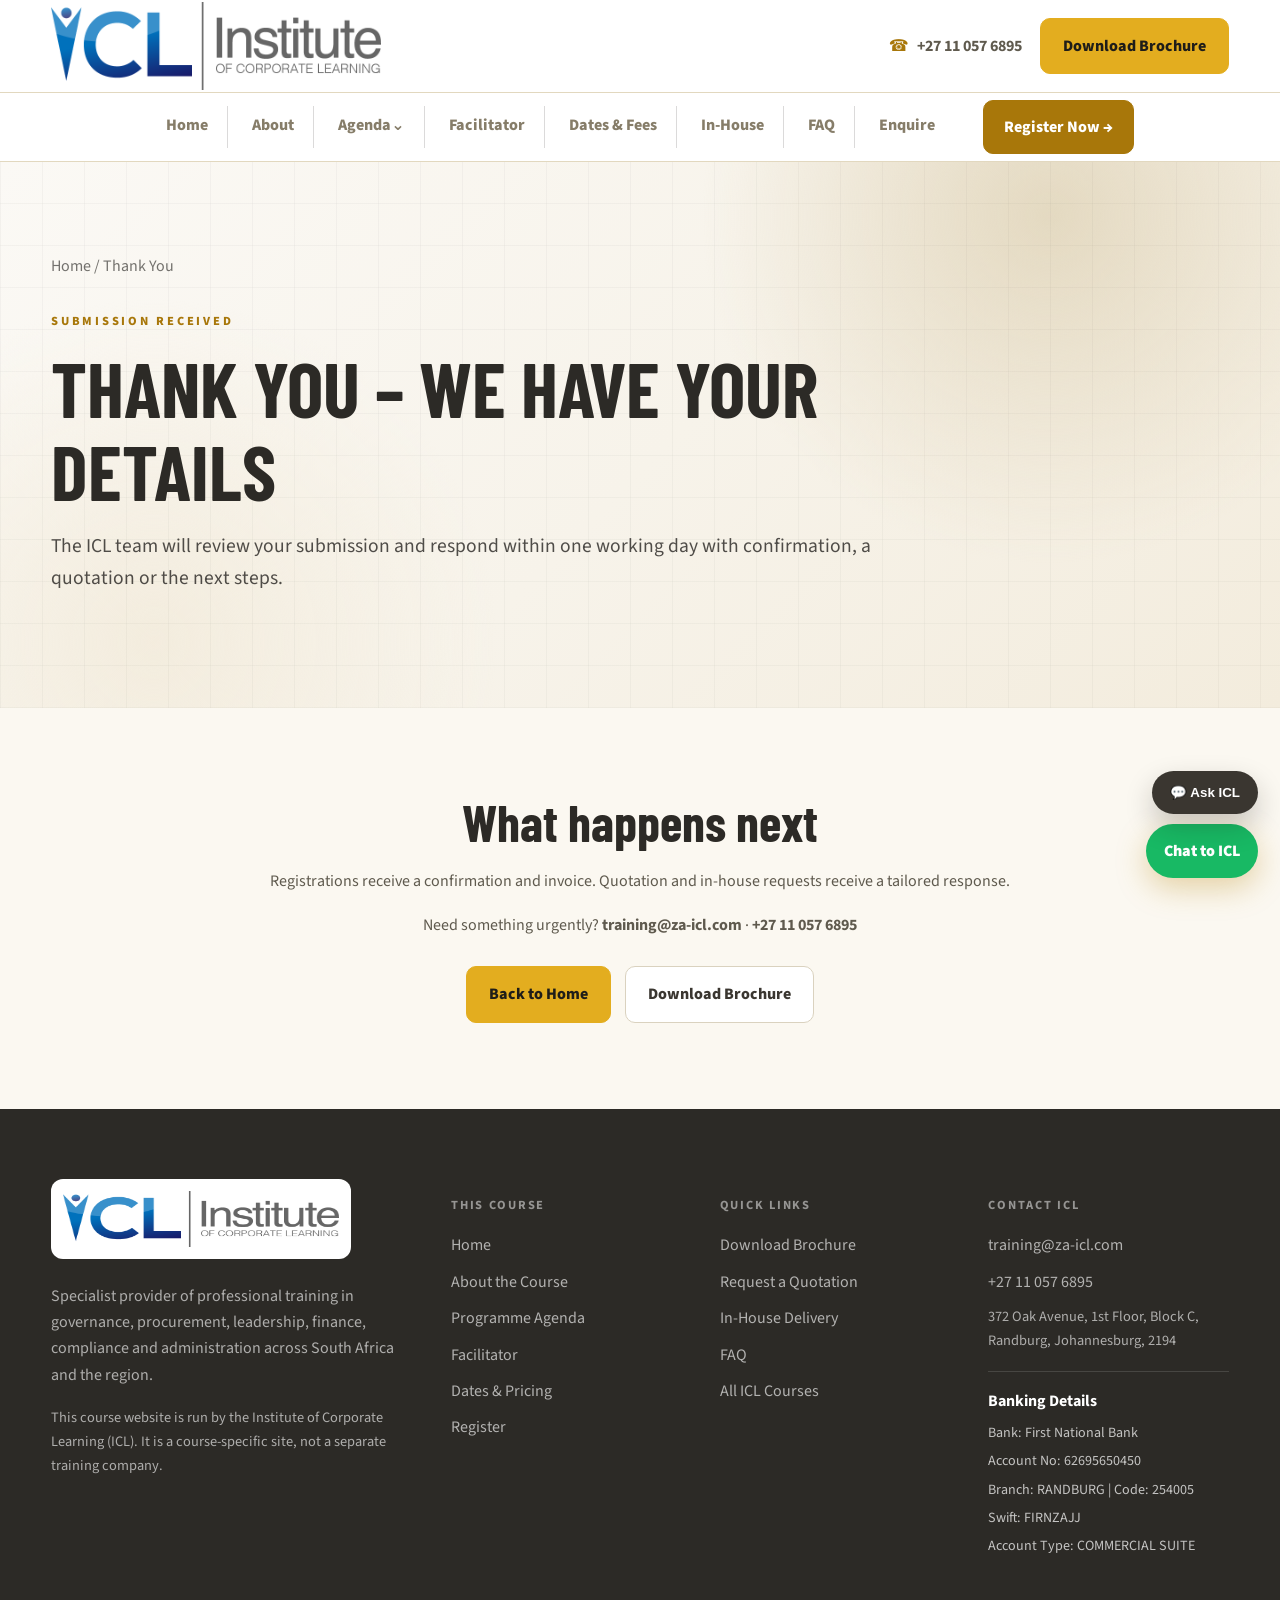
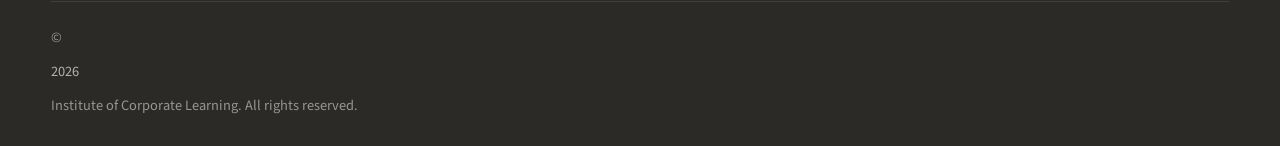
<file: thank-you/index.html>
<!doctype html>
<html lang="en-ZA">
<head>
<meta charset="utf-8">
<meta name="viewport" content="width=device-width, initial-scale=1">
<script async src="https://www.googletagmanager.com/gtag/js?id=GT-P8QTCP7T"></script>
<script>window.dataLayer=window.dataLayer||[];function gtag(){dataLayer.push(arguments);}gtag('js',new Date());gtag('config','GT-P8QTCP7T');gtag('config','AW-630519409');</script>
<script>_linkedin_partner_id="6980089";window._linkedin_data_partner_ids=window._linkedin_data_partner_ids||[];window._linkedin_data_partner_ids.push(_linkedin_partner_id);</script>
<script>(function(l){if(!l){window.lintrk=function(a,b){window.lintrk.q.push([a,b])};window.lintrk.q=[]}var s=document.getElementsByTagName("script")[0];var b=document.createElement("script");b.type="text/javascript";b.async=true;b.src="https://snap.licdn.com/li.lms-analytics/insight.min.js";s.parentNode.insertBefore(b,s);})(window.lintrk);</script>
<title>Thank You | Facilities Management Course | ICL</title>
<meta name="description" content="Thank you for your submission.">
<meta name="robots" content="noindex,nofollow">
<link rel="canonical" href="https://facilitiesmanagementtraining.co.za/thank-you/">
<meta property="og:title" content="Thank You | Facilities Management Course | ICL">
<meta property="og:description" content="Thank you for your submission.">
<meta property="og:type" content="website">
<meta property="og:url" content="https://facilitiesmanagementtraining.co.za/thank-you/">
<meta property="og:image" content="https://facilitiesmanagementtraining.co.za/assets/img/fm-hero.jpg">
<meta name="theme-color" content="#E3AD1F">
<link rel="icon" href="/assets/img/favicon.svg" type="image/svg+xml">
<link rel="preconnect" href="https://fonts.googleapis.com">
<link rel="preconnect" href="https://fonts.gstatic.com" crossorigin>
<link href="https://fonts.googleapis.com/css2?family=Barlow+Condensed:wght@500;600;700&family=Source+Sans+3:wght@400;600;700&display=swap" rel="stylesheet">
<link rel="stylesheet" href="/assets/css/styles.css">

</head>
<body data-page="thank-you/index.html">
<header class="site-header">
  <div class="topbar container">
    <a class="logo" href="/index.html" aria-label="Facilities Management Course home"><img src="/assets/img/icl-logo.png" alt="Institute of Corporate Learning logo" width="330" height="88"></a>
    <div class="top-actions">
      <a class="phone" href="tel:+27110576895">+27 11 057 6895</a>
      <a class="btn btn-green" href="/brochure.html">Download Brochure</a>
      <button class="menu-toggle" aria-label="Open menu" aria-expanded="false"><span></span><span></span><span></span></button>
    </div>
  </div>
  <nav class="main-nav" aria-label="Main navigation">
    <div class="container nav-wrap">
      <ul><li class="nav-item"><a class="" href="/index.html">Home</a></li><li class="nav-item"><a class="" href="/about.html">About</a></li><li class="nav-item dropdown"><a href="/agenda.html" class="">Agenda <span>⌄</span></a><div class="dropdown-menu"><a href="/agenda.html#day1">Day 1: An Overview of Facilities Management</a><a href="/agenda.html#day2">Day 2: The Basic Elements of Facilities Management</a><a href="/agenda.html#day3">Day 3: Preventive Maintenance &amp; Maintenance Strategy</a><a href="/agenda.html#day4">Day 4: Outsourcing &amp; Contracting</a><a href="/agenda.html#day5">Day 5: Performance Monitoring &amp; Benchmarking</a></div></li><li class="nav-item"><a class="" href="/facilitator.html">Facilitator</a></li><li class="nav-item"><a class="" href="/dates.html">Dates &amp; Fees</a></li><li class="nav-item"><a class="" href="/inhouse.html">In-House</a></li><li class="nav-item"><a class="" href="/faq.html">FAQ</a></li><li class="nav-item"><a class="" href="/enquire.html">Enquire</a></li></ul>
      <a class="btn btn-dark nav-cta" href="/register.html">Register Now →</a>
    </div>
  </nav>
</header>
<main>
<section class="hero inner-hero"><div class="container"><div class="breadcrumbs">Home / Thank You</div><p class="eyebrow">Submission received</p><h1>Thank you – we have your details</h1><p class="hero-lead">The ICL team will review your submission and respond within one working day with confirmation, a quotation or the next steps.</p></div></section><section class="section"><div class="container center"><h2>What happens next</h2><p>Registrations receive a confirmation and invoice. Quotation and in-house requests receive a tailored response.</p><p>Need something urgently? <strong><a href="mailto:training@za-icl.com">training@za-icl.com</a></strong> · <strong><a href="tel:+27110576895">+27 11 057 6895</a></strong></p><div class="hero-actions" style="justify-content:center"><a class="btn btn-green" href="/index.html">Back to Home</a><a class="btn btn-outline-dark" href="/brochure.html">Download Brochure</a></div></div></section>
</main>

<div class="chatbot" data-chatbot>
  <button class="chatbot-toggle" type="button" aria-expanded="false" aria-controls="icl-chat-panel">💬 Ask ICL</button>
  <div class="chatbot-panel" id="icl-chat-panel" hidden>
    <div class="chatbot-head"><strong>Facilities Management Course Assistant</strong><button type="button" class="chatbot-close" aria-label="Close chat">×</button></div>
    <div class="chatbot-body">
      <p class="bot-message">Hi, I can help with dates, fees, quotations, banking details, the brochure and in-house training.</p>
      <div class="chatbot-replies">
        <button type="button" data-reply="dates">Dates &amp; fees</button>
        <button type="button" data-reply="quote">Can I get a quotation?</button>
        <button type="button" data-reply="discounts">Group discounts</button>
        <button type="button" data-reply="online">How does Live Online work?</button>
        <button type="button" data-reply="bank">Bank details</button>
        <button type="button" data-reply="brochure">Download brochure</button>
        <button type="button" data-reply="inhouse">In-house delivery</button>
        <button type="button" data-reply="contact">Speak to ICL</button>
      </div>
      <div class="chatbot-answer" aria-live="polite"></div>
    </div>
  </div>
</div>
<a class="whatsapp" href="https://wa.me/27731759758" aria-label="Chat to ICL on WhatsApp" target="_blank" rel="noopener">Chat to ICL</a>

<footer class="site-footer">
  <div class="container footer-grid">
    <div>
      <img class="footer-logo" src="/assets/img/icl-logo.png" alt="Institute of Corporate Learning logo" width="300" height="80">
      <p>Specialist provider of professional training in governance, procurement, leadership, finance, compliance and administration across South Africa and the region.</p>
      <p class="small">This course website is run by the Institute of Corporate Learning (ICL). It is a course-specific site, not a separate training company.</p>
    </div>
    <div>
      <h4>This Course</h4>
      <a href="/index.html">Home</a><a href="/about.html">About the Course</a><a href="/agenda.html">Programme Agenda</a><a href="/facilitator.html">Facilitator</a><a href="/dates.html">Dates &amp; Pricing</a><a href="/register.html">Register</a>
    </div>
    <div>
      <h4>Quick Links</h4>
      <a href="/brochure.html">Download Brochure</a><a href="/enquire.html">Request a Quotation</a><a href="/inhouse.html">In-House Delivery</a><a href="/faq.html">FAQ</a><a href="https://www.za-icl.com/" target="_blank" rel="noopener">All ICL Courses</a>
    </div>
    <div>
      <h4>Contact ICL</h4>
      <a href="mailto:training@za-icl.com">training@za-icl.com</a>
      <a href="tel:+27110576895">+27 11 057 6895</a>
      <p class="small">372 Oak Avenue, 1st Floor, Block C, Randburg, Johannesburg, 2194</p>
      <div class="bank-mini">
        <strong>Banking Details</strong>
        <span>Bank: First National Bank</span><span>Account No: 62695650450</span><span>Branch: RANDBURG | Code: 254005</span><span>Swift: FIRNZAJJ</span><span>Account Type: COMMERCIAL SUITE</span>
      </div>
    </div>
  </div>
  <div class="container copyright">© <span id="year"></span> Institute of Corporate Learning. All rights reserved.</div>
</footer>
<div class="netlify-form-blueprints" aria-hidden="true"><form name="facilities-registration" method="POST" data-netlify="true" data-netlify-honeypot="bot-field" action="/thank-you/" hidden><input type="hidden" name="form-name" value="facilities-registration"><input name="subject"><input name="bot-field"><input name="session"><input name="delivery"><input name="venue_or_platform"><input name="unit_fee_excl_vat"><input name="organisation"><input name="vat"><input name="billing_contact"><input name="billing_email"><input name="billing_phone"><input name="po_required"><input name="delegate_count"><input name="estimated_training_fee_excl_vat"><input name="group_discount_package"><input name="group_discount_rate"><input name="group_discount_amount_excl_vat"><input name="delegate_1_full_name"><input name="delegate_1_job_title"><input name="delegate_1_email"><input name="delegate_1_phone"><input name="delegate_1_dietary"><input name="delegate_1_accessibility_notes"><input name="delegate_2_full_name"><input name="delegate_2_job_title"><input name="delegate_2_email"><input name="delegate_2_phone"><input name="delegate_2_dietary"><input name="delegate_2_accessibility_notes"><input name="delegate_3_full_name"><input name="delegate_3_job_title"><input name="delegate_3_email"><input name="delegate_3_phone"><input name="delegate_3_dietary"><input name="delegate_3_accessibility_notes"><input name="delegate_4_full_name"><input name="delegate_4_job_title"><input name="delegate_4_email"><input name="delegate_4_phone"><input name="delegate_4_dietary"><input name="delegate_4_accessibility_notes"><input name="delegate_5_full_name"><input name="delegate_5_job_title"><input name="delegate_5_email"><input name="delegate_5_phone"><input name="delegate_5_dietary"><input name="delegate_5_accessibility_notes"><input name="delegate_6_full_name"><input name="delegate_6_job_title"><input name="delegate_6_email"><input name="delegate_6_phone"><input name="delegate_6_dietary"><input name="delegate_6_accessibility_notes"><input name="delegate_7_full_name"><input name="delegate_7_job_title"><input name="delegate_7_email"><input name="delegate_7_phone"><input name="delegate_7_dietary"><input name="delegate_7_accessibility_notes"><input name="delegate_8_full_name"><input name="delegate_8_job_title"><input name="delegate_8_email"><input name="delegate_8_phone"><input name="delegate_8_dietary"><input name="delegate_8_accessibility_notes"><input name="delegate_9_full_name"><input name="delegate_9_job_title"><input name="delegate_9_email"><input name="delegate_9_phone"><input name="delegate_9_dietary"><input name="delegate_9_accessibility_notes"><input name="delegate_10_full_name"><input name="delegate_10_job_title"><input name="delegate_10_email"><input name="delegate_10_phone"><input name="delegate_10_dietary"><input name="delegate_10_accessibility_notes"><input name="message"><input name="consent"><input name="lead_source"><input name="landing_page"><input name="utm_source"><input name="utm_medium"><input name="utm_campaign"><input name="utm_content"><input name="utm_term"><input name="gclid"><input name="li_fat_id"></form><form name="facilities-enquiry" method="POST" data-netlify="true" data-netlify-honeypot="bot-field" action="/thank-you/?form=enquiry" hidden><input type="hidden" name="form-name" value="facilities-enquiry"><input name="subject"><input name="bot-field"><input name="name"><input name="organisation"><input name="email"><input name="phone"><input name="job_title"><input name="group_size"><input name="delivery"><input name="message"><input name="consent"><input name="lead_source"><input name="landing_page"><input name="utm_source"><input name="utm_medium"><input name="utm_campaign"><input name="utm_content"><input name="utm_term"><input name="gclid"><input name="li_fat_id"></form><form name="facilities-inhouse-proposal" method="POST" data-netlify="true" data-netlify-honeypot="bot-field" action="/thank-you/?form=inhouse" hidden><input type="hidden" name="form-name" value="facilities-inhouse-proposal"><input name="subject"><input name="bot-field"><input name="name"><input name="organisation"><input name="email"><input name="phone"><input name="job_title"><input name="group_size"><input name="delivery"><input name="message"><input name="consent"><input name="location"><input name="preferred_dates"><input name="lead_source"><input name="landing_page"><input name="utm_source"><input name="utm_medium"><input name="utm_campaign"><input name="utm_content"><input name="utm_term"><input name="gclid"><input name="li_fat_id"></form><form name="facilities-brochure-request" method="POST" data-netlify="true" data-netlify-honeypot="bot-field" action="/brochure-download/" hidden><input type="hidden" name="form-name" value="facilities-brochure-request"><input name="subject"><input name="bot-field"><input name="name"><input name="organisation"><input name="email"><input name="phone"><input name="job_title"><input name="interest"><input name="estimated_delegates"><input name="consent"><input name="lead_source"><input name="landing_page"><input name="utm_source"><input name="utm_medium"><input name="utm_campaign"><input name="utm_content"><input name="utm_term"><input name="gclid"><input name="li_fat_id"></form></div>
<script>window.ICL_SITE={"chat": {"dates": "<strong>Dates &amp; fees</strong><br>15 \u2013 19 March 2027 \u2013 Pretoria classroom<br>15 \u2013 19 March 2027 \u2013 Live Online<br><br>Classroom: <strong>R24 999.00 excl. VAT</strong><br>Live Online: <strong>R18 650.00 excl. VAT</strong><br><a href='/register.html'>Register now</a>", "quote": "<strong>Quotation</strong><br>Yes. Send the enquiry form or email <a href='mailto:training@za-icl.com'>training@za-icl.com</a> and ICL will prepare a quotation or pro-forma invoice for your purchase order.<br><a href='/enquire.html'>Request a quotation</a>", "discounts": "<strong>Group bookings</strong><br>3\u20135 delegates: 10% off.<br>6\u20139 delegates: 15% off.<br>10+ delegates: custom quotation or in-house proposal.<br><a href='/register.html'>Register a team</a>", "online": "<strong>Live Online</strong><br>The same instructor-led programme, delivered live in a virtual classroom over the same five days, with digital course materials and the ICL Certificate of Completion. Joining details are sent with your booking confirmation.", "bank": "<strong>ICL banking details</strong><br>Bank: First National Bank<br>Account no: 62695650450<br>Branch: RANDBURG (254005)<br>Swift: FIRNZAJJ<br>Account type: COMMERCIAL SUITE<br><br>Use your organisation name or invoice number as the reference once invoiced.", "brochure": "<strong>Brochure</strong><br>Complete the short form and the PDF download appears straight away.<br><a href='/brochure.html'>Get the brochure</a>", "inhouse": "<strong>In-house delivery</strong><br>ICL can run this course privately for your team at your venue or online, adapted to your organisation.<br><a href='/inhouse.html'>Request an in-house proposal</a>", "contact": "<strong>Contact ICL</strong><br>Email: <a href='mailto:training@za-icl.com'>training@za-icl.com</a><br>Tel: <a href='tel:+27110576895'>+27 11 057 6895</a><br>WhatsApp: <a href='https://wa.me/27731759758' target='_blank' rel='noopener'>+27 73 175 9758</a><br><a href='/enquire.html'>Send an enquiry</a>"}, "jobTitlePlaceholder": "Facilities Manager / Maintenance Manager"};</script>
<script src="/assets/js/main.js" defer></script>
<script>(function(){var f=new URLSearchParams(location.search).get('form');var k=f==='enquiry'||f==='inhouse'?'lead':'registration';window.ICL_CONVERSION=k;})();</script><script>if(window.ICL_CONVERSION==='registration'){window.dataLayer=window.dataLayer||[];dataLayer.push({event:'icl_registration',course:'facilities'});if(window.gtag)gtag('event','conversion',{send_to:'AW-630519409/5gk6CLqgirUdEPHs06wC'});if(window.lintrk)lintrk('track',{conversion_id:32773265});}</script><script>if(window.ICL_CONVERSION==='lead'){window.dataLayer=window.dataLayer||[];dataLayer.push({event:'icl_lead',course:'facilities'});if(window.gtag)gtag('event','conversion',{send_to:'AW-630519409/jydNCL2girUdEPHs06wC'});if(window.lintrk)lintrk('track',{conversion_id:32773273});}</script>
</body>
</html>
</file>
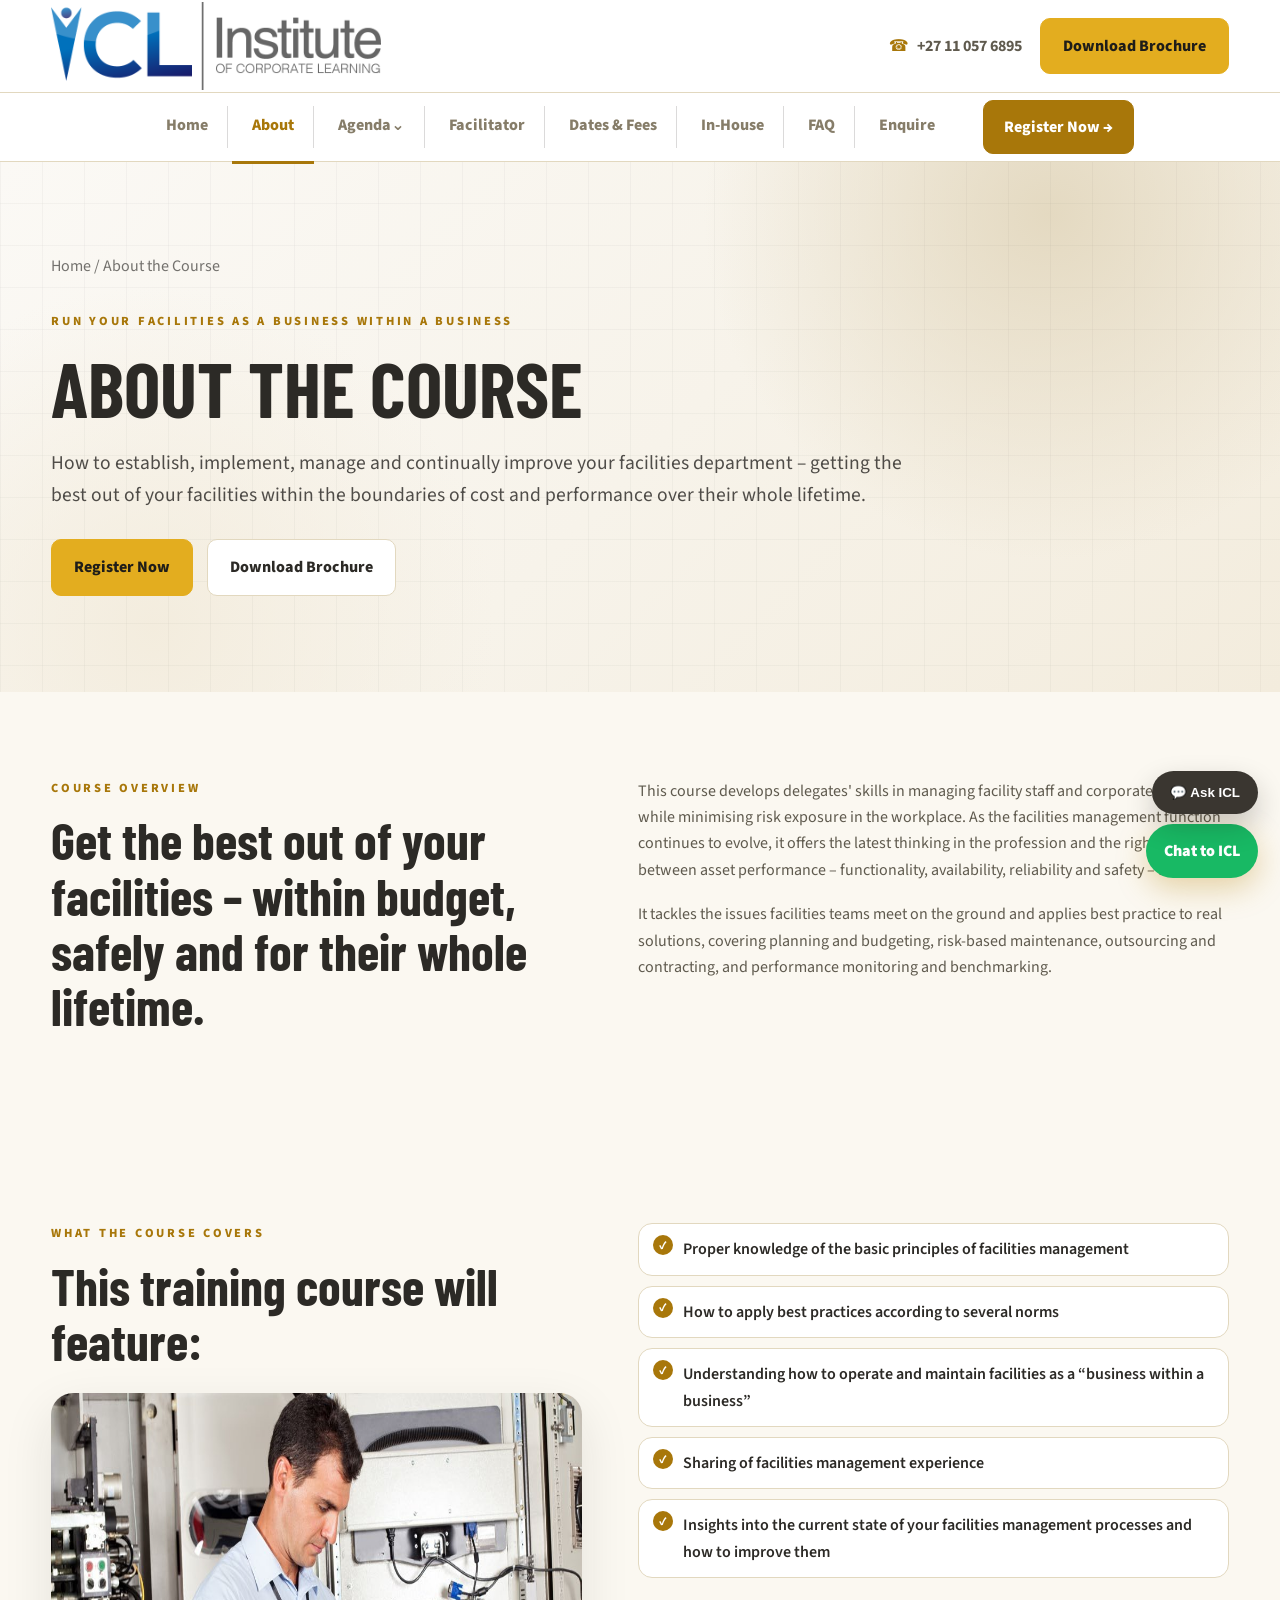
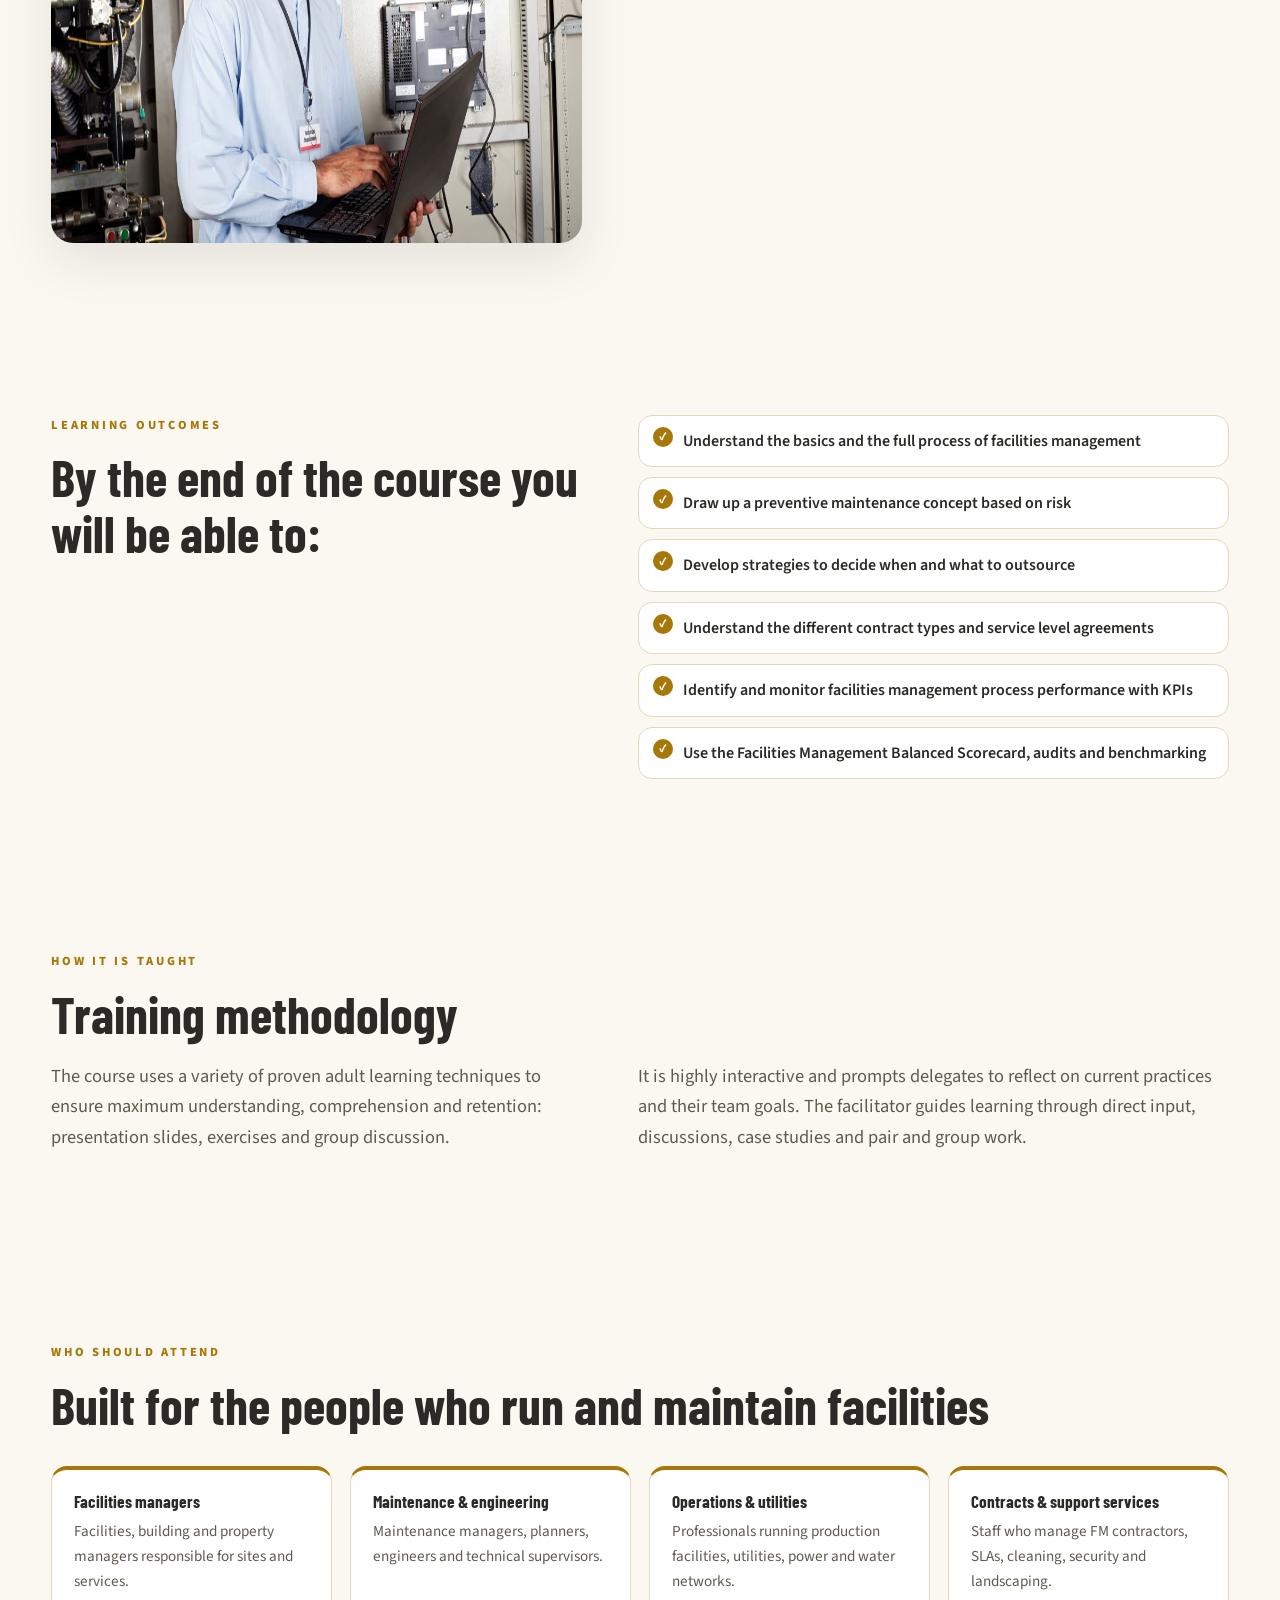
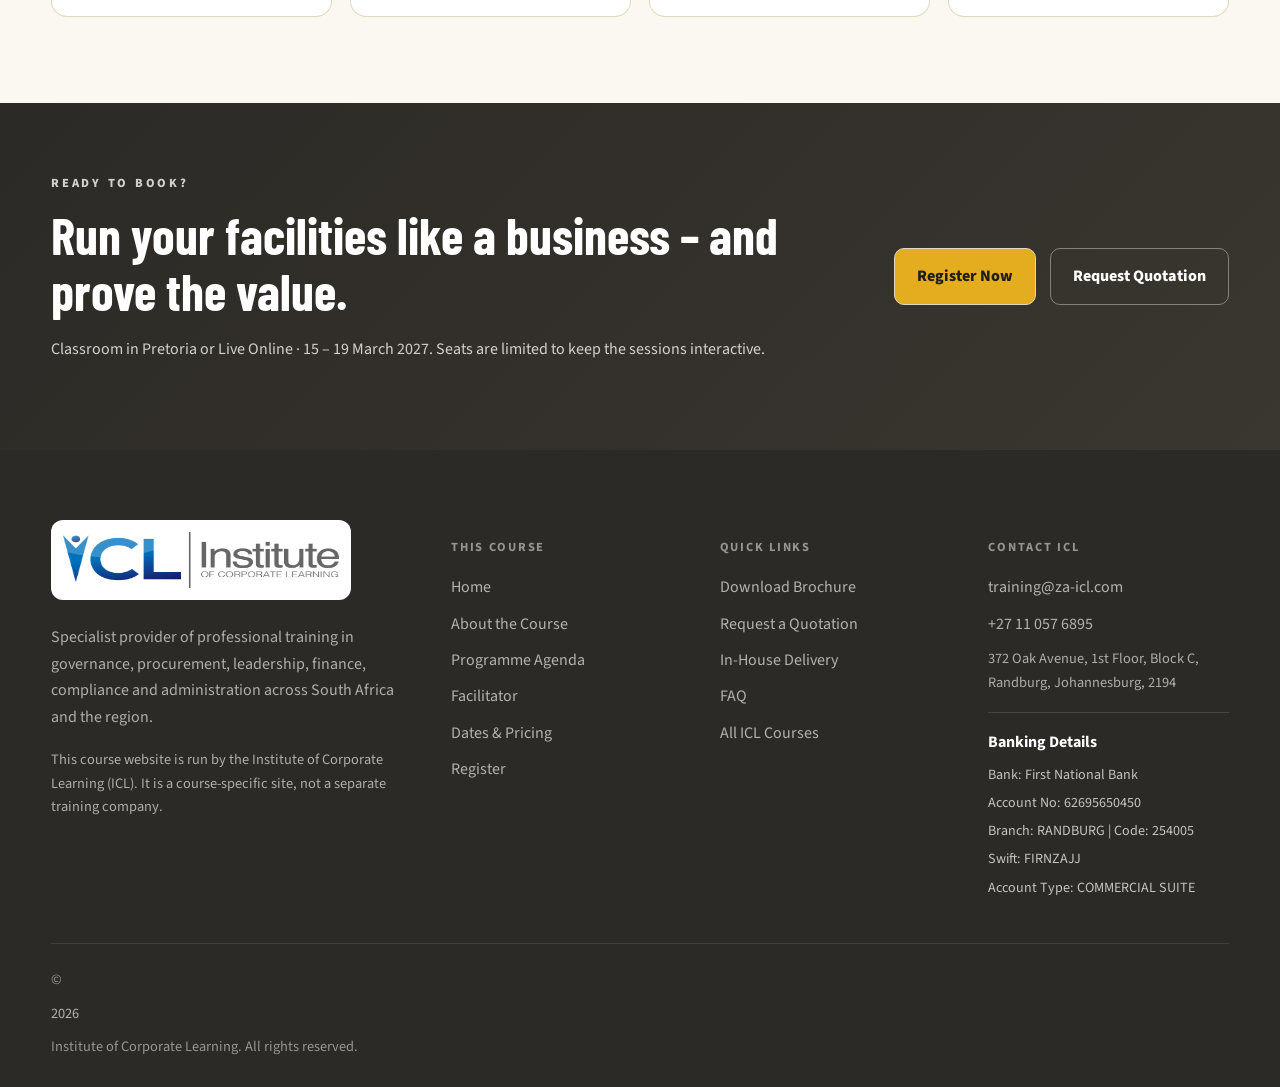
<file: about.html>
<!doctype html>
<html lang="en-ZA">
<head>
<meta charset="utf-8">
<meta name="viewport" content="width=device-width, initial-scale=1">
<script async src="https://www.googletagmanager.com/gtag/js?id=GT-P8QTCP7T"></script>
<script>window.dataLayer=window.dataLayer||[];function gtag(){dataLayer.push(arguments);}gtag('js',new Date());gtag('config','GT-P8QTCP7T');gtag('config','AW-630519409');</script>
<script>_linkedin_partner_id="6980089";window._linkedin_data_partner_ids=window._linkedin_data_partner_ids||[];window._linkedin_data_partner_ids.push(_linkedin_partner_id);</script>
<script>(function(l){if(!l){window.lintrk=function(a,b){window.lintrk.q.push([a,b])};window.lintrk.q=[]}var s=document.getElementsByTagName("script")[0];var b=document.createElement("script");b.type="text/javascript";b.async=true;b.src="https://snap.licdn.com/li.lms-analytics/insight.min.js";s.parentNode.insertBefore(b,s);})(window.lintrk);</script>
<title>About the Course | Facilities Management Course | ICL</title>
<meta name="description" content="How to establish, implement, manage and continually improve your facilities department – getting the best out of your facilities within the boundaries of c">

<link rel="canonical" href="https://facilitiesmanagementtraining.co.za/about.html">
<meta property="og:title" content="About the Course | Facilities Management Course | ICL">
<meta property="og:description" content="How to establish, implement, manage and continually improve your facilities department – getting the best out of your facilities within the boundaries of c">
<meta property="og:type" content="website">
<meta property="og:url" content="https://facilitiesmanagementtraining.co.za/about.html">
<meta property="og:image" content="https://facilitiesmanagementtraining.co.za/assets/img/fm-hero.jpg">
<meta name="theme-color" content="#E3AD1F">
<link rel="icon" href="/assets/img/favicon.svg" type="image/svg+xml">
<link rel="preconnect" href="https://fonts.googleapis.com">
<link rel="preconnect" href="https://fonts.gstatic.com" crossorigin>
<link href="https://fonts.googleapis.com/css2?family=Barlow+Condensed:wght@500;600;700&family=Source+Sans+3:wght@400;600;700&display=swap" rel="stylesheet">
<link rel="stylesheet" href="/assets/css/styles.css">

</head>
<body data-page="about.html">
<header class="site-header">
  <div class="topbar container">
    <a class="logo" href="/index.html" aria-label="Facilities Management Course home"><img src="/assets/img/icl-logo.png" alt="Institute of Corporate Learning logo" width="330" height="88"></a>
    <div class="top-actions">
      <a class="phone" href="tel:+27110576895">+27 11 057 6895</a>
      <a class="btn btn-green" href="/brochure.html">Download Brochure</a>
      <button class="menu-toggle" aria-label="Open menu" aria-expanded="false"><span></span><span></span><span></span></button>
    </div>
  </div>
  <nav class="main-nav" aria-label="Main navigation">
    <div class="container nav-wrap">
      <ul><li class="nav-item"><a class="" href="/index.html">Home</a></li><li class="nav-item"><a class="active" href="/about.html">About</a></li><li class="nav-item dropdown"><a href="/agenda.html" class="">Agenda <span>⌄</span></a><div class="dropdown-menu"><a href="/agenda.html#day1">Day 1: An Overview of Facilities Management</a><a href="/agenda.html#day2">Day 2: The Basic Elements of Facilities Management</a><a href="/agenda.html#day3">Day 3: Preventive Maintenance &amp; Maintenance Strategy</a><a href="/agenda.html#day4">Day 4: Outsourcing &amp; Contracting</a><a href="/agenda.html#day5">Day 5: Performance Monitoring &amp; Benchmarking</a></div></li><li class="nav-item"><a class="" href="/facilitator.html">Facilitator</a></li><li class="nav-item"><a class="" href="/dates.html">Dates &amp; Fees</a></li><li class="nav-item"><a class="" href="/inhouse.html">In-House</a></li><li class="nav-item"><a class="" href="/faq.html">FAQ</a></li><li class="nav-item"><a class="" href="/enquire.html">Enquire</a></li></ul>
      <a class="btn btn-dark nav-cta" href="/register.html">Register Now →</a>
    </div>
  </nav>
</header>
<main>
<section class="hero inner-hero"><div class="container"><div class="breadcrumbs">Home / About the Course</div><p class="eyebrow">Run your facilities as a business within a business</p><h1>About the Course</h1><p class="hero-lead">How to establish, implement, manage and continually improve your facilities department – getting the best out of your facilities within the boundaries of cost and performance over their whole lifetime.</p><div class="hero-actions"><a class="btn btn-green" href="/register.html">Register Now</a><a class="btn btn-light" href="/brochure.html">Download Brochure</a></div></div></section>
<section class="section"><div class="container split"><div><p class="eyebrow">Course overview</p><h2>Get the best out of your facilities – within budget, safely and for their whole lifetime.</h2></div><div><p>This course develops delegates&#x27; skills in managing facility staff and corporate assets while minimising risk exposure in the workplace. As the facilities management function continues to evolve, it offers the latest thinking in the profession and the right balance between asset performance – functionality, availability, reliability and safety – and cost.</p><p>It tackles the issues facilities teams meet on the ground and applies best practice to real solutions, covering planning and budgeting, risk-based maintenance, outsourcing and contracting, and performance monitoring and benchmarking.</p></div></div></section>
<section class="section section-soft"><div class="container split"><div><p class="eyebrow">What the course covers</p><h2>This training course will feature:</h2><img src="/assets/img/fm-hero.jpg" alt="Facilities technician checking plant equipment with a laptop" loading="lazy" style="border-radius:var(--radius);margin-top:24px;box-shadow:var(--shadow)" width="600" height="450"></div><ul class="check-list"><li>Proper knowledge of the basic principles of facilities management</li><li>How to apply best practices according to several norms</li><li>Understanding how to operate and maintain facilities as a “business within a business”</li><li>Sharing of facilities management experience</li><li>Insights into the current state of your facilities management processes and how to improve them</li></ul></div></section>
<section class="section"><div class="container split"><div><p class="eyebrow">Learning outcomes</p><h2>By the end of the course you will be able to:</h2></div><ul class="check-list"><li>Understand the basics and the full process of facilities management</li><li>Draw up a preventive maintenance concept based on risk</li><li>Develop strategies to decide when and what to outsource</li><li>Understand the different contract types and service level agreements</li><li>Identify and monitor facilities management process performance with KPIs</li><li>Use the Facilities Management Balanced Scorecard, audits and benchmarking</li></ul></div></section>
<section class="section section-soft"><div class="container"><p class="eyebrow">How it is taught</p><h2>Training methodology</h2><div class="split" style="margin-top:20px"><p>The course uses a variety of proven adult learning techniques to ensure maximum understanding, comprehension and retention: presentation slides, exercises and group discussion.</p><p>It is highly interactive and prompts delegates to reflect on current practices and their team goals. The facilitator guides learning through direct input, discussions, case studies and pair and group work.</p></div></div></section>
<section class="section"><div class="container"><p class="eyebrow">Who should attend</p><h2>Built for the people who run and maintain facilities</h2><div class="audience-grid"><article><h3>Facilities managers</h3><p>Facilities, building and property managers responsible for sites and services.</p></article><article><h3>Maintenance &amp; engineering</h3><p>Maintenance managers, planners, engineers and technical supervisors.</p></article><article><h3>Operations &amp; utilities</h3><p>Professionals running production facilities, utilities, power and water networks.</p></article><article><h3>Contracts &amp; support services</h3><p>Staff who manage FM contractors, SLAs, cleaning, security and landscaping.</p></article></div></div></section>
<section class="cta-band"><div class="container cta-grid"><div><p class="eyebrow">Ready to book?</p><h2>Run your facilities like a business – and prove the value.</h2><p>Classroom in Pretoria or Live Online · 15 – 19 March 2027. Seats are limited to keep the sessions interactive.</p></div><div class="cta-actions"><a class="btn btn-light" href="/register.html">Register Now</a><a class="btn btn-outline" href="/enquire.html">Request Quotation</a></div></div></section>
</main>

<div class="chatbot" data-chatbot>
  <button class="chatbot-toggle" type="button" aria-expanded="false" aria-controls="icl-chat-panel">💬 Ask ICL</button>
  <div class="chatbot-panel" id="icl-chat-panel" hidden>
    <div class="chatbot-head"><strong>Facilities Management Course Assistant</strong><button type="button" class="chatbot-close" aria-label="Close chat">×</button></div>
    <div class="chatbot-body">
      <p class="bot-message">Hi, I can help with dates, fees, quotations, banking details, the brochure and in-house training.</p>
      <div class="chatbot-replies">
        <button type="button" data-reply="dates">Dates &amp; fees</button>
        <button type="button" data-reply="quote">Can I get a quotation?</button>
        <button type="button" data-reply="discounts">Group discounts</button>
        <button type="button" data-reply="online">How does Live Online work?</button>
        <button type="button" data-reply="bank">Bank details</button>
        <button type="button" data-reply="brochure">Download brochure</button>
        <button type="button" data-reply="inhouse">In-house delivery</button>
        <button type="button" data-reply="contact">Speak to ICL</button>
      </div>
      <div class="chatbot-answer" aria-live="polite"></div>
    </div>
  </div>
</div>
<a class="whatsapp" href="https://wa.me/27731759758" aria-label="Chat to ICL on WhatsApp" target="_blank" rel="noopener">Chat to ICL</a>

<footer class="site-footer">
  <div class="container footer-grid">
    <div>
      <img class="footer-logo" src="/assets/img/icl-logo.png" alt="Institute of Corporate Learning logo" width="300" height="80">
      <p>Specialist provider of professional training in governance, procurement, leadership, finance, compliance and administration across South Africa and the region.</p>
      <p class="small">This course website is run by the Institute of Corporate Learning (ICL). It is a course-specific site, not a separate training company.</p>
    </div>
    <div>
      <h4>This Course</h4>
      <a href="/index.html">Home</a><a href="/about.html">About the Course</a><a href="/agenda.html">Programme Agenda</a><a href="/facilitator.html">Facilitator</a><a href="/dates.html">Dates &amp; Pricing</a><a href="/register.html">Register</a>
    </div>
    <div>
      <h4>Quick Links</h4>
      <a href="/brochure.html">Download Brochure</a><a href="/enquire.html">Request a Quotation</a><a href="/inhouse.html">In-House Delivery</a><a href="/faq.html">FAQ</a><a href="https://www.za-icl.com/" target="_blank" rel="noopener">All ICL Courses</a>
    </div>
    <div>
      <h4>Contact ICL</h4>
      <a href="mailto:training@za-icl.com">training@za-icl.com</a>
      <a href="tel:+27110576895">+27 11 057 6895</a>
      <p class="small">372 Oak Avenue, 1st Floor, Block C, Randburg, Johannesburg, 2194</p>
      <div class="bank-mini">
        <strong>Banking Details</strong>
        <span>Bank: First National Bank</span><span>Account No: 62695650450</span><span>Branch: RANDBURG | Code: 254005</span><span>Swift: FIRNZAJJ</span><span>Account Type: COMMERCIAL SUITE</span>
      </div>
    </div>
  </div>
  <div class="container copyright">© <span id="year"></span> Institute of Corporate Learning. All rights reserved.</div>
</footer>
<div class="netlify-form-blueprints" aria-hidden="true"><form name="facilities-registration" method="POST" data-netlify="true" data-netlify-honeypot="bot-field" action="/thank-you/" hidden><input type="hidden" name="form-name" value="facilities-registration"><input name="subject"><input name="bot-field"><input name="session"><input name="delivery"><input name="venue_or_platform"><input name="unit_fee_excl_vat"><input name="organisation"><input name="vat"><input name="billing_contact"><input name="billing_email"><input name="billing_phone"><input name="po_required"><input name="delegate_count"><input name="estimated_training_fee_excl_vat"><input name="group_discount_package"><input name="group_discount_rate"><input name="group_discount_amount_excl_vat"><input name="delegate_1_full_name"><input name="delegate_1_job_title"><input name="delegate_1_email"><input name="delegate_1_phone"><input name="delegate_1_dietary"><input name="delegate_1_accessibility_notes"><input name="delegate_2_full_name"><input name="delegate_2_job_title"><input name="delegate_2_email"><input name="delegate_2_phone"><input name="delegate_2_dietary"><input name="delegate_2_accessibility_notes"><input name="delegate_3_full_name"><input name="delegate_3_job_title"><input name="delegate_3_email"><input name="delegate_3_phone"><input name="delegate_3_dietary"><input name="delegate_3_accessibility_notes"><input name="delegate_4_full_name"><input name="delegate_4_job_title"><input name="delegate_4_email"><input name="delegate_4_phone"><input name="delegate_4_dietary"><input name="delegate_4_accessibility_notes"><input name="delegate_5_full_name"><input name="delegate_5_job_title"><input name="delegate_5_email"><input name="delegate_5_phone"><input name="delegate_5_dietary"><input name="delegate_5_accessibility_notes"><input name="delegate_6_full_name"><input name="delegate_6_job_title"><input name="delegate_6_email"><input name="delegate_6_phone"><input name="delegate_6_dietary"><input name="delegate_6_accessibility_notes"><input name="delegate_7_full_name"><input name="delegate_7_job_title"><input name="delegate_7_email"><input name="delegate_7_phone"><input name="delegate_7_dietary"><input name="delegate_7_accessibility_notes"><input name="delegate_8_full_name"><input name="delegate_8_job_title"><input name="delegate_8_email"><input name="delegate_8_phone"><input name="delegate_8_dietary"><input name="delegate_8_accessibility_notes"><input name="delegate_9_full_name"><input name="delegate_9_job_title"><input name="delegate_9_email"><input name="delegate_9_phone"><input name="delegate_9_dietary"><input name="delegate_9_accessibility_notes"><input name="delegate_10_full_name"><input name="delegate_10_job_title"><input name="delegate_10_email"><input name="delegate_10_phone"><input name="delegate_10_dietary"><input name="delegate_10_accessibility_notes"><input name="message"><input name="consent"><input name="lead_source"><input name="landing_page"><input name="utm_source"><input name="utm_medium"><input name="utm_campaign"><input name="utm_content"><input name="utm_term"><input name="gclid"><input name="li_fat_id"></form><form name="facilities-enquiry" method="POST" data-netlify="true" data-netlify-honeypot="bot-field" action="/thank-you/?form=enquiry" hidden><input type="hidden" name="form-name" value="facilities-enquiry"><input name="subject"><input name="bot-field"><input name="name"><input name="organisation"><input name="email"><input name="phone"><input name="job_title"><input name="group_size"><input name="delivery"><input name="message"><input name="consent"><input name="lead_source"><input name="landing_page"><input name="utm_source"><input name="utm_medium"><input name="utm_campaign"><input name="utm_content"><input name="utm_term"><input name="gclid"><input name="li_fat_id"></form><form name="facilities-inhouse-proposal" method="POST" data-netlify="true" data-netlify-honeypot="bot-field" action="/thank-you/?form=inhouse" hidden><input type="hidden" name="form-name" value="facilities-inhouse-proposal"><input name="subject"><input name="bot-field"><input name="name"><input name="organisation"><input name="email"><input name="phone"><input name="job_title"><input name="group_size"><input name="delivery"><input name="message"><input name="consent"><input name="location"><input name="preferred_dates"><input name="lead_source"><input name="landing_page"><input name="utm_source"><input name="utm_medium"><input name="utm_campaign"><input name="utm_content"><input name="utm_term"><input name="gclid"><input name="li_fat_id"></form><form name="facilities-brochure-request" method="POST" data-netlify="true" data-netlify-honeypot="bot-field" action="/brochure-download/" hidden><input type="hidden" name="form-name" value="facilities-brochure-request"><input name="subject"><input name="bot-field"><input name="name"><input name="organisation"><input name="email"><input name="phone"><input name="job_title"><input name="interest"><input name="estimated_delegates"><input name="consent"><input name="lead_source"><input name="landing_page"><input name="utm_source"><input name="utm_medium"><input name="utm_campaign"><input name="utm_content"><input name="utm_term"><input name="gclid"><input name="li_fat_id"></form></div>
<script>window.ICL_SITE={"chat": {"dates": "<strong>Dates &amp; fees</strong><br>15 \u2013 19 March 2027 \u2013 Pretoria classroom<br>15 \u2013 19 March 2027 \u2013 Live Online<br><br>Classroom: <strong>R24 999.00 excl. VAT</strong><br>Live Online: <strong>R18 650.00 excl. VAT</strong><br><a href='/register.html'>Register now</a>", "quote": "<strong>Quotation</strong><br>Yes. Send the enquiry form or email <a href='mailto:training@za-icl.com'>training@za-icl.com</a> and ICL will prepare a quotation or pro-forma invoice for your purchase order.<br><a href='/enquire.html'>Request a quotation</a>", "discounts": "<strong>Group bookings</strong><br>3\u20135 delegates: 10% off.<br>6\u20139 delegates: 15% off.<br>10+ delegates: custom quotation or in-house proposal.<br><a href='/register.html'>Register a team</a>", "online": "<strong>Live Online</strong><br>The same instructor-led programme, delivered live in a virtual classroom over the same five days, with digital course materials and the ICL Certificate of Completion. Joining details are sent with your booking confirmation.", "bank": "<strong>ICL banking details</strong><br>Bank: First National Bank<br>Account no: 62695650450<br>Branch: RANDBURG (254005)<br>Swift: FIRNZAJJ<br>Account type: COMMERCIAL SUITE<br><br>Use your organisation name or invoice number as the reference once invoiced.", "brochure": "<strong>Brochure</strong><br>Complete the short form and the PDF download appears straight away.<br><a href='/brochure.html'>Get the brochure</a>", "inhouse": "<strong>In-house delivery</strong><br>ICL can run this course privately for your team at your venue or online, adapted to your organisation.<br><a href='/inhouse.html'>Request an in-house proposal</a>", "contact": "<strong>Contact ICL</strong><br>Email: <a href='mailto:training@za-icl.com'>training@za-icl.com</a><br>Tel: <a href='tel:+27110576895'>+27 11 057 6895</a><br>WhatsApp: <a href='https://wa.me/27731759758' target='_blank' rel='noopener'>+27 73 175 9758</a><br><a href='/enquire.html'>Send an enquiry</a>"}, "jobTitlePlaceholder": "Facilities Manager / Maintenance Manager"};</script>
<script src="/assets/js/main.js" defer></script>

</body>
</html>
</file>
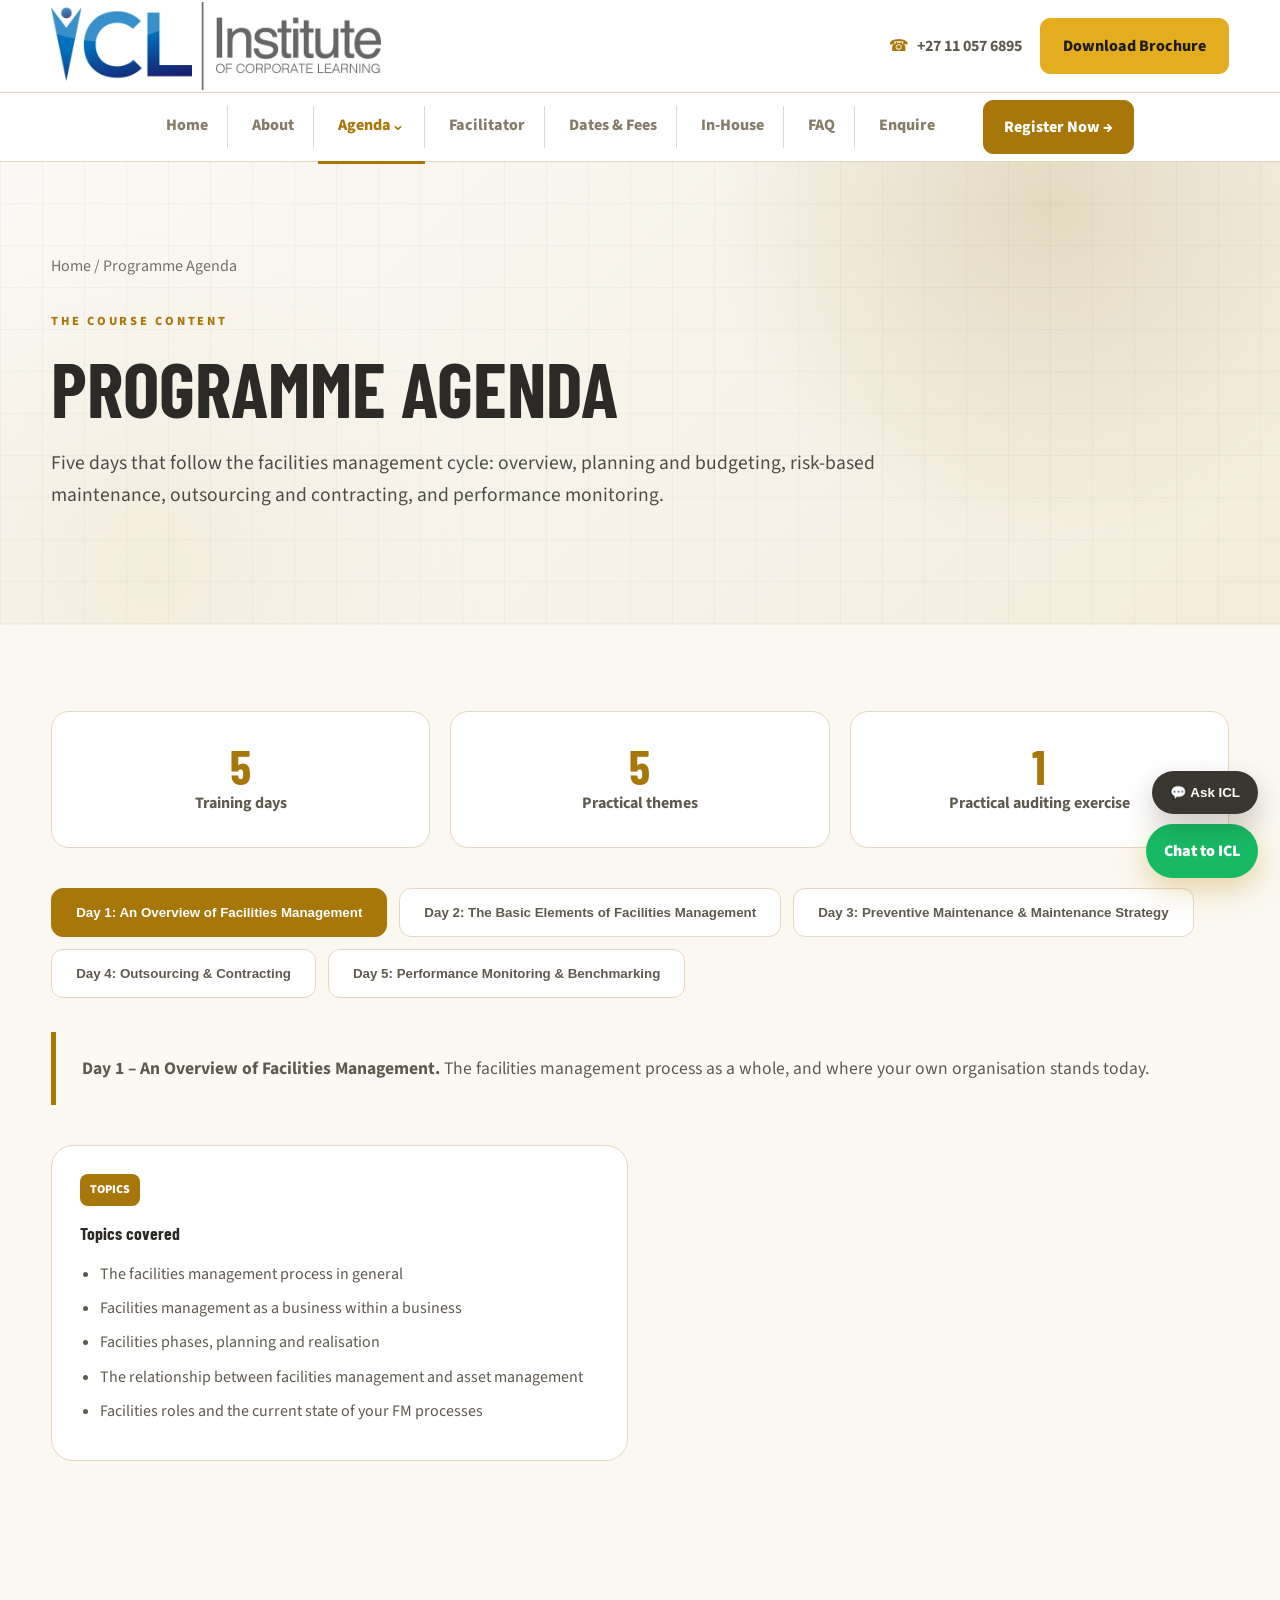
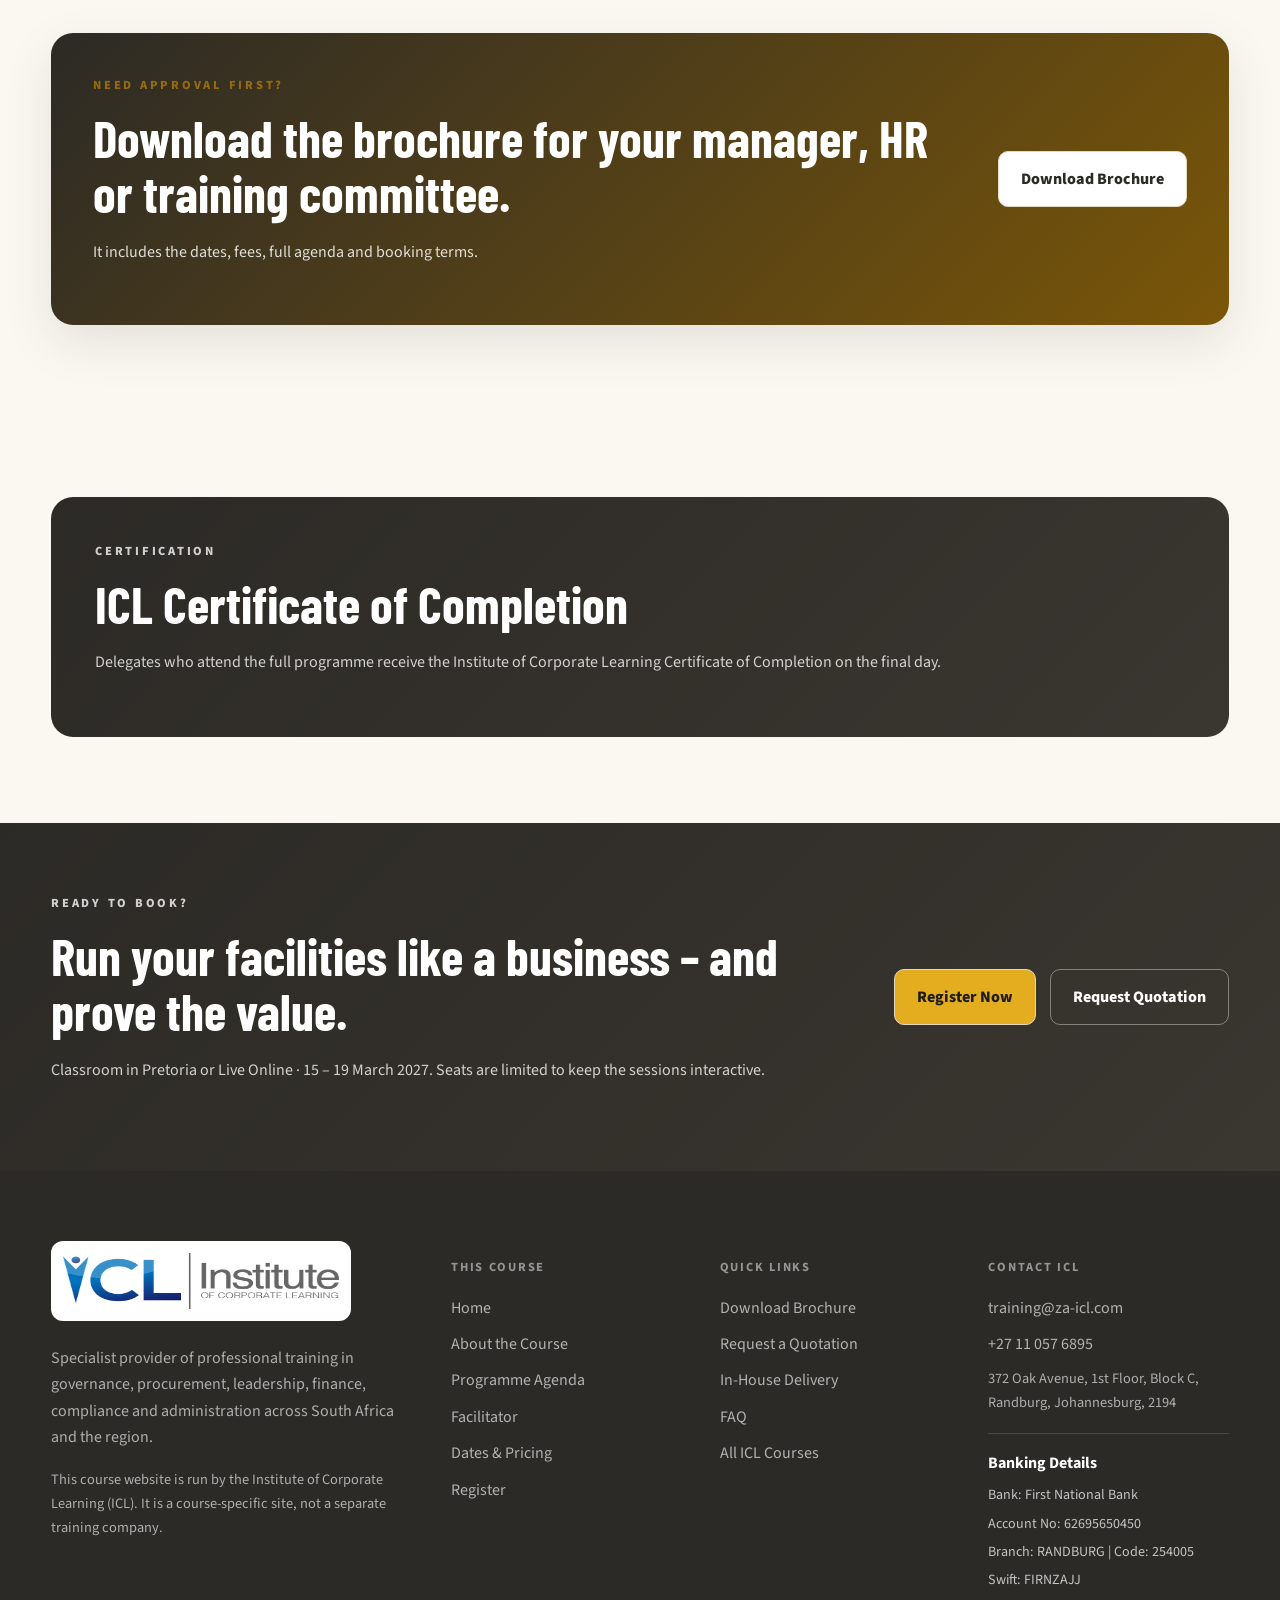
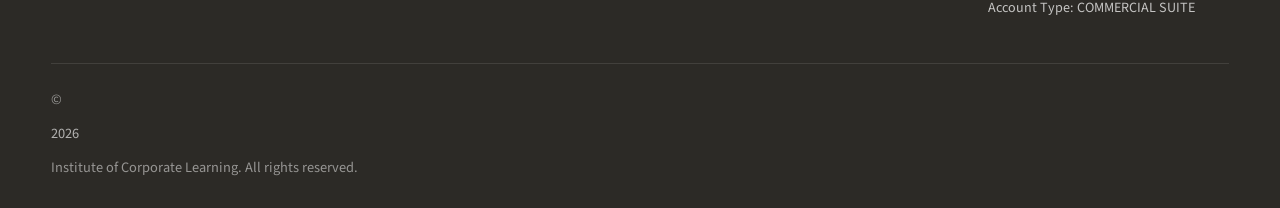
<file: agenda.html>
<!doctype html>
<html lang="en-ZA">
<head>
<meta charset="utf-8">
<meta name="viewport" content="width=device-width, initial-scale=1">
<script async src="https://www.googletagmanager.com/gtag/js?id=GT-P8QTCP7T"></script>
<script>window.dataLayer=window.dataLayer||[];function gtag(){dataLayer.push(arguments);}gtag('js',new Date());gtag('config','GT-P8QTCP7T');gtag('config','AW-630519409');</script>
<script>_linkedin_partner_id="6980089";window._linkedin_data_partner_ids=window._linkedin_data_partner_ids||[];window._linkedin_data_partner_ids.push(_linkedin_partner_id);</script>
<script>(function(l){if(!l){window.lintrk=function(a,b){window.lintrk.q.push([a,b])};window.lintrk.q=[]}var s=document.getElementsByTagName("script")[0];var b=document.createElement("script");b.type="text/javascript";b.async=true;b.src="https://snap.licdn.com/li.lms-analytics/insight.min.js";s.parentNode.insertBefore(b,s);})(window.lintrk);</script>
<title>Programme Agenda | Facilities Management Course | ICL</title>
<meta name="description" content="Day-by-day agenda for Facilities Management Specialist: The Complete Course on Facilities Management: An Overview of Facilities Management, The Basic Elements of Facilities Management, Preventive Maintenance &amp; Maintenance Strategy, Outsourcing &amp; Contracting, Performance Monitoring &amp; Benchmarking.">

<link rel="canonical" href="https://facilitiesmanagementtraining.co.za/agenda.html">
<meta property="og:title" content="Programme Agenda | Facilities Management Course | ICL">
<meta property="og:description" content="Day-by-day agenda for Facilities Management Specialist: The Complete Course on Facilities Management: An Overview of Facilities Management, The Basic Elements of Facilities Management, Preventive Maintenance &amp; Maintenance Strategy, Outsourcing &amp; Contracting, Performance Monitoring &amp; Benchmarking.">
<meta property="og:type" content="website">
<meta property="og:url" content="https://facilitiesmanagementtraining.co.za/agenda.html">
<meta property="og:image" content="https://facilitiesmanagementtraining.co.za/assets/img/fm-hero.jpg">
<meta name="theme-color" content="#E3AD1F">
<link rel="icon" href="/assets/img/favicon.svg" type="image/svg+xml">
<link rel="preconnect" href="https://fonts.googleapis.com">
<link rel="preconnect" href="https://fonts.gstatic.com" crossorigin>
<link href="https://fonts.googleapis.com/css2?family=Barlow+Condensed:wght@500;600;700&family=Source+Sans+3:wght@400;600;700&display=swap" rel="stylesheet">
<link rel="stylesheet" href="/assets/css/styles.css">

</head>
<body data-page="agenda.html">
<header class="site-header">
  <div class="topbar container">
    <a class="logo" href="/index.html" aria-label="Facilities Management Course home"><img src="/assets/img/icl-logo.png" alt="Institute of Corporate Learning logo" width="330" height="88"></a>
    <div class="top-actions">
      <a class="phone" href="tel:+27110576895">+27 11 057 6895</a>
      <a class="btn btn-green" href="/brochure.html">Download Brochure</a>
      <button class="menu-toggle" aria-label="Open menu" aria-expanded="false"><span></span><span></span><span></span></button>
    </div>
  </div>
  <nav class="main-nav" aria-label="Main navigation">
    <div class="container nav-wrap">
      <ul><li class="nav-item"><a class="" href="/index.html">Home</a></li><li class="nav-item"><a class="" href="/about.html">About</a></li><li class="nav-item dropdown"><a href="/agenda.html" class="active">Agenda <span>⌄</span></a><div class="dropdown-menu"><a href="/agenda.html#day1">Day 1: An Overview of Facilities Management</a><a href="/agenda.html#day2">Day 2: The Basic Elements of Facilities Management</a><a href="/agenda.html#day3">Day 3: Preventive Maintenance &amp; Maintenance Strategy</a><a href="/agenda.html#day4">Day 4: Outsourcing &amp; Contracting</a><a href="/agenda.html#day5">Day 5: Performance Monitoring &amp; Benchmarking</a></div></li><li class="nav-item"><a class="" href="/facilitator.html">Facilitator</a></li><li class="nav-item"><a class="" href="/dates.html">Dates &amp; Fees</a></li><li class="nav-item"><a class="" href="/inhouse.html">In-House</a></li><li class="nav-item"><a class="" href="/faq.html">FAQ</a></li><li class="nav-item"><a class="" href="/enquire.html">Enquire</a></li></ul>
      <a class="btn btn-dark nav-cta" href="/register.html">Register Now →</a>
    </div>
  </nav>
</header>
<main>
<section class="hero inner-hero"><div class="container"><div class="breadcrumbs">Home / Programme Agenda</div><p class="eyebrow">The course content</p><h1>Programme Agenda</h1><p class="hero-lead">Five days that follow the facilities management cycle: overview, planning and budgeting, risk-based maintenance, outsourcing and contracting, and performance monitoring.</p></div></section>
<section class="section section-soft"><div class="container stats-row"><div><strong>5</strong><span>Training days</span></div><div><strong>5</strong><span>Practical themes</span></div><div><strong>1</strong><span>Practical auditing exercise</span></div></div>
<div class="container" data-tabs><div class="tabs" style="flex-wrap:wrap"><button class="tab active" data-tab="day1">Day 1: An Overview of Facilities Management</button><button class="tab" data-tab="day2">Day 2: The Basic Elements of Facilities Management</button><button class="tab" data-tab="day3">Day 3: Preventive Maintenance &amp; Maintenance Strategy</button><button class="tab" data-tab="day4">Day 4: Outsourcing &amp; Contracting</button><button class="tab" data-tab="day5">Day 5: Performance Monitoring &amp; Benchmarking</button></div><section id="day1" class="tab-panel active"><p class="notice"><strong>Day 1 – An Overview of Facilities Management.</strong> The facilities management process as a whole, and where your own organisation stands today.</p><div class="day-meta"><article class="agenda-card"><span>Topics</span><h3>Topics covered</h3><ul><li>The facilities management process in general</li><li>Facilities management as a business within a business</li><li>Facilities phases, planning and realisation</li><li>The relationship between facilities management and asset management</li><li>Facilities roles and the current state of your FM processes</li></ul></article></div></section><section id="day2" class="tab-panel"><p class="notice"><strong>Day 2 – The Basic Elements of Facilities Management.</strong> The planning, budgeting and control that keep facilities running and affordable.</p><div class="day-meta"><article class="agenda-card"><span>Topics</span><h3>Topics covered</h3><ul><li>Types of planning</li><li>Strategic and annual planning, life-cycle cost principles</li><li>Budgeting principles</li><li>Disaster recovery plans</li><li>Maintenance concepts</li><li>Work planning and control, and performance management of the workflow</li></ul></article></div></section><section id="day3" class="tab-panel"><p class="notice"><strong>Day 3 – Preventive Maintenance &amp; Maintenance Strategy.</strong> Use risk to decide what to maintain, how and how often.</p><div class="day-meta"><article class="agenda-card"><span>Topics</span><h3>Topics covered</h3><ul><li>Understanding risk</li><li>Risk-based maintenance: the methodology</li><li>Steps in developing an effective, risk-based maintenance strategy</li><li>Typical inspection and maintenance tasks for utilities</li></ul></article></div></section><section id="day4" class="tab-panel"><p class="notice"><strong>Day 4 – Outsourcing &amp; Contracting.</strong> Decide what to outsource, choose the right contractor and manage the contract.</p><div class="day-meta"><article class="agenda-card"><span>Topics</span><h3>Topics covered</h3><ul><li>What to outsource and what not</li><li>Choosing the right contractor</li><li>How to manage outsourced services</li><li>Contract types</li><li>The contracting cycle</li><li>Service level agreements</li></ul></article></div></section><section id="day5" class="tab-panel"><p class="notice"><strong>Day 5 – Performance Monitoring &amp; Benchmarking.</strong> Set targets, measure performance and keep improving.</p><div class="day-meta"><article class="agenda-card"><span>Topics</span><h3>Topics covered</h3><ul><li>Continuous improvement</li><li>Target setting as a starting point</li><li>Monitoring performance: developing and using key performance indicators</li><li>The Facilities Management Balanced Scorecard (FMBSC)</li><li>Assessments, audits and benchmarking</li><li>Course review and wrap-up</li></ul></article></div><div class="activity"><span>Practical activity</span>Practical exercise in auditing</div></section></div></section>
<section class="section"><div class="container brochure-cta"><div><p class="eyebrow">Need approval first?</p><h2>Download the brochure for your manager, HR or training committee.</h2><p>It includes the dates, fees, full agenda and booking terms.</p></div><a class="btn btn-light" href="/brochure.html">Download Brochure</a></div></section>
<section class="section"><div class="container capstone"><p class="eyebrow">Certification</p><h2>ICL Certificate of Completion</h2><p>Delegates who attend the full programme receive the Institute of Corporate Learning Certificate of Completion on the final day.</p></div></section>
<section class="cta-band"><div class="container cta-grid"><div><p class="eyebrow">Ready to book?</p><h2>Run your facilities like a business – and prove the value.</h2><p>Classroom in Pretoria or Live Online · 15 – 19 March 2027. Seats are limited to keep the sessions interactive.</p></div><div class="cta-actions"><a class="btn btn-light" href="/register.html">Register Now</a><a class="btn btn-outline" href="/enquire.html">Request Quotation</a></div></div></section>
</main>

<div class="chatbot" data-chatbot>
  <button class="chatbot-toggle" type="button" aria-expanded="false" aria-controls="icl-chat-panel">💬 Ask ICL</button>
  <div class="chatbot-panel" id="icl-chat-panel" hidden>
    <div class="chatbot-head"><strong>Facilities Management Course Assistant</strong><button type="button" class="chatbot-close" aria-label="Close chat">×</button></div>
    <div class="chatbot-body">
      <p class="bot-message">Hi, I can help with dates, fees, quotations, banking details, the brochure and in-house training.</p>
      <div class="chatbot-replies">
        <button type="button" data-reply="dates">Dates &amp; fees</button>
        <button type="button" data-reply="quote">Can I get a quotation?</button>
        <button type="button" data-reply="discounts">Group discounts</button>
        <button type="button" data-reply="online">How does Live Online work?</button>
        <button type="button" data-reply="bank">Bank details</button>
        <button type="button" data-reply="brochure">Download brochure</button>
        <button type="button" data-reply="inhouse">In-house delivery</button>
        <button type="button" data-reply="contact">Speak to ICL</button>
      </div>
      <div class="chatbot-answer" aria-live="polite"></div>
    </div>
  </div>
</div>
<a class="whatsapp" href="https://wa.me/27731759758" aria-label="Chat to ICL on WhatsApp" target="_blank" rel="noopener">Chat to ICL</a>

<footer class="site-footer">
  <div class="container footer-grid">
    <div>
      <img class="footer-logo" src="/assets/img/icl-logo.png" alt="Institute of Corporate Learning logo" width="300" height="80">
      <p>Specialist provider of professional training in governance, procurement, leadership, finance, compliance and administration across South Africa and the region.</p>
      <p class="small">This course website is run by the Institute of Corporate Learning (ICL). It is a course-specific site, not a separate training company.</p>
    </div>
    <div>
      <h4>This Course</h4>
      <a href="/index.html">Home</a><a href="/about.html">About the Course</a><a href="/agenda.html">Programme Agenda</a><a href="/facilitator.html">Facilitator</a><a href="/dates.html">Dates &amp; Pricing</a><a href="/register.html">Register</a>
    </div>
    <div>
      <h4>Quick Links</h4>
      <a href="/brochure.html">Download Brochure</a><a href="/enquire.html">Request a Quotation</a><a href="/inhouse.html">In-House Delivery</a><a href="/faq.html">FAQ</a><a href="https://www.za-icl.com/" target="_blank" rel="noopener">All ICL Courses</a>
    </div>
    <div>
      <h4>Contact ICL</h4>
      <a href="mailto:training@za-icl.com">training@za-icl.com</a>
      <a href="tel:+27110576895">+27 11 057 6895</a>
      <p class="small">372 Oak Avenue, 1st Floor, Block C, Randburg, Johannesburg, 2194</p>
      <div class="bank-mini">
        <strong>Banking Details</strong>
        <span>Bank: First National Bank</span><span>Account No: 62695650450</span><span>Branch: RANDBURG | Code: 254005</span><span>Swift: FIRNZAJJ</span><span>Account Type: COMMERCIAL SUITE</span>
      </div>
    </div>
  </div>
  <div class="container copyright">© <span id="year"></span> Institute of Corporate Learning. All rights reserved.</div>
</footer>
<div class="netlify-form-blueprints" aria-hidden="true"><form name="facilities-registration" method="POST" data-netlify="true" data-netlify-honeypot="bot-field" action="/thank-you/" hidden><input type="hidden" name="form-name" value="facilities-registration"><input name="subject"><input name="bot-field"><input name="session"><input name="delivery"><input name="venue_or_platform"><input name="unit_fee_excl_vat"><input name="organisation"><input name="vat"><input name="billing_contact"><input name="billing_email"><input name="billing_phone"><input name="po_required"><input name="delegate_count"><input name="estimated_training_fee_excl_vat"><input name="group_discount_package"><input name="group_discount_rate"><input name="group_discount_amount_excl_vat"><input name="delegate_1_full_name"><input name="delegate_1_job_title"><input name="delegate_1_email"><input name="delegate_1_phone"><input name="delegate_1_dietary"><input name="delegate_1_accessibility_notes"><input name="delegate_2_full_name"><input name="delegate_2_job_title"><input name="delegate_2_email"><input name="delegate_2_phone"><input name="delegate_2_dietary"><input name="delegate_2_accessibility_notes"><input name="delegate_3_full_name"><input name="delegate_3_job_title"><input name="delegate_3_email"><input name="delegate_3_phone"><input name="delegate_3_dietary"><input name="delegate_3_accessibility_notes"><input name="delegate_4_full_name"><input name="delegate_4_job_title"><input name="delegate_4_email"><input name="delegate_4_phone"><input name="delegate_4_dietary"><input name="delegate_4_accessibility_notes"><input name="delegate_5_full_name"><input name="delegate_5_job_title"><input name="delegate_5_email"><input name="delegate_5_phone"><input name="delegate_5_dietary"><input name="delegate_5_accessibility_notes"><input name="delegate_6_full_name"><input name="delegate_6_job_title"><input name="delegate_6_email"><input name="delegate_6_phone"><input name="delegate_6_dietary"><input name="delegate_6_accessibility_notes"><input name="delegate_7_full_name"><input name="delegate_7_job_title"><input name="delegate_7_email"><input name="delegate_7_phone"><input name="delegate_7_dietary"><input name="delegate_7_accessibility_notes"><input name="delegate_8_full_name"><input name="delegate_8_job_title"><input name="delegate_8_email"><input name="delegate_8_phone"><input name="delegate_8_dietary"><input name="delegate_8_accessibility_notes"><input name="delegate_9_full_name"><input name="delegate_9_job_title"><input name="delegate_9_email"><input name="delegate_9_phone"><input name="delegate_9_dietary"><input name="delegate_9_accessibility_notes"><input name="delegate_10_full_name"><input name="delegate_10_job_title"><input name="delegate_10_email"><input name="delegate_10_phone"><input name="delegate_10_dietary"><input name="delegate_10_accessibility_notes"><input name="message"><input name="consent"><input name="lead_source"><input name="landing_page"><input name="utm_source"><input name="utm_medium"><input name="utm_campaign"><input name="utm_content"><input name="utm_term"><input name="gclid"><input name="li_fat_id"></form><form name="facilities-enquiry" method="POST" data-netlify="true" data-netlify-honeypot="bot-field" action="/thank-you/?form=enquiry" hidden><input type="hidden" name="form-name" value="facilities-enquiry"><input name="subject"><input name="bot-field"><input name="name"><input name="organisation"><input name="email"><input name="phone"><input name="job_title"><input name="group_size"><input name="delivery"><input name="message"><input name="consent"><input name="lead_source"><input name="landing_page"><input name="utm_source"><input name="utm_medium"><input name="utm_campaign"><input name="utm_content"><input name="utm_term"><input name="gclid"><input name="li_fat_id"></form><form name="facilities-inhouse-proposal" method="POST" data-netlify="true" data-netlify-honeypot="bot-field" action="/thank-you/?form=inhouse" hidden><input type="hidden" name="form-name" value="facilities-inhouse-proposal"><input name="subject"><input name="bot-field"><input name="name"><input name="organisation"><input name="email"><input name="phone"><input name="job_title"><input name="group_size"><input name="delivery"><input name="message"><input name="consent"><input name="location"><input name="preferred_dates"><input name="lead_source"><input name="landing_page"><input name="utm_source"><input name="utm_medium"><input name="utm_campaign"><input name="utm_content"><input name="utm_term"><input name="gclid"><input name="li_fat_id"></form><form name="facilities-brochure-request" method="POST" data-netlify="true" data-netlify-honeypot="bot-field" action="/brochure-download/" hidden><input type="hidden" name="form-name" value="facilities-brochure-request"><input name="subject"><input name="bot-field"><input name="name"><input name="organisation"><input name="email"><input name="phone"><input name="job_title"><input name="interest"><input name="estimated_delegates"><input name="consent"><input name="lead_source"><input name="landing_page"><input name="utm_source"><input name="utm_medium"><input name="utm_campaign"><input name="utm_content"><input name="utm_term"><input name="gclid"><input name="li_fat_id"></form></div>
<script>window.ICL_SITE={"chat": {"dates": "<strong>Dates &amp; fees</strong><br>15 \u2013 19 March 2027 \u2013 Pretoria classroom<br>15 \u2013 19 March 2027 \u2013 Live Online<br><br>Classroom: <strong>R24 999.00 excl. VAT</strong><br>Live Online: <strong>R18 650.00 excl. VAT</strong><br><a href='/register.html'>Register now</a>", "quote": "<strong>Quotation</strong><br>Yes. Send the enquiry form or email <a href='mailto:training@za-icl.com'>training@za-icl.com</a> and ICL will prepare a quotation or pro-forma invoice for your purchase order.<br><a href='/enquire.html'>Request a quotation</a>", "discounts": "<strong>Group bookings</strong><br>3\u20135 delegates: 10% off.<br>6\u20139 delegates: 15% off.<br>10+ delegates: custom quotation or in-house proposal.<br><a href='/register.html'>Register a team</a>", "online": "<strong>Live Online</strong><br>The same instructor-led programme, delivered live in a virtual classroom over the same five days, with digital course materials and the ICL Certificate of Completion. Joining details are sent with your booking confirmation.", "bank": "<strong>ICL banking details</strong><br>Bank: First National Bank<br>Account no: 62695650450<br>Branch: RANDBURG (254005)<br>Swift: FIRNZAJJ<br>Account type: COMMERCIAL SUITE<br><br>Use your organisation name or invoice number as the reference once invoiced.", "brochure": "<strong>Brochure</strong><br>Complete the short form and the PDF download appears straight away.<br><a href='/brochure.html'>Get the brochure</a>", "inhouse": "<strong>In-house delivery</strong><br>ICL can run this course privately for your team at your venue or online, adapted to your organisation.<br><a href='/inhouse.html'>Request an in-house proposal</a>", "contact": "<strong>Contact ICL</strong><br>Email: <a href='mailto:training@za-icl.com'>training@za-icl.com</a><br>Tel: <a href='tel:+27110576895'>+27 11 057 6895</a><br>WhatsApp: <a href='https://wa.me/27731759758' target='_blank' rel='noopener'>+27 73 175 9758</a><br><a href='/enquire.html'>Send an enquiry</a>"}, "jobTitlePlaceholder": "Facilities Manager / Maintenance Manager"};</script>
<script src="/assets/js/main.js" defer></script>

</body>
</html>
</file>
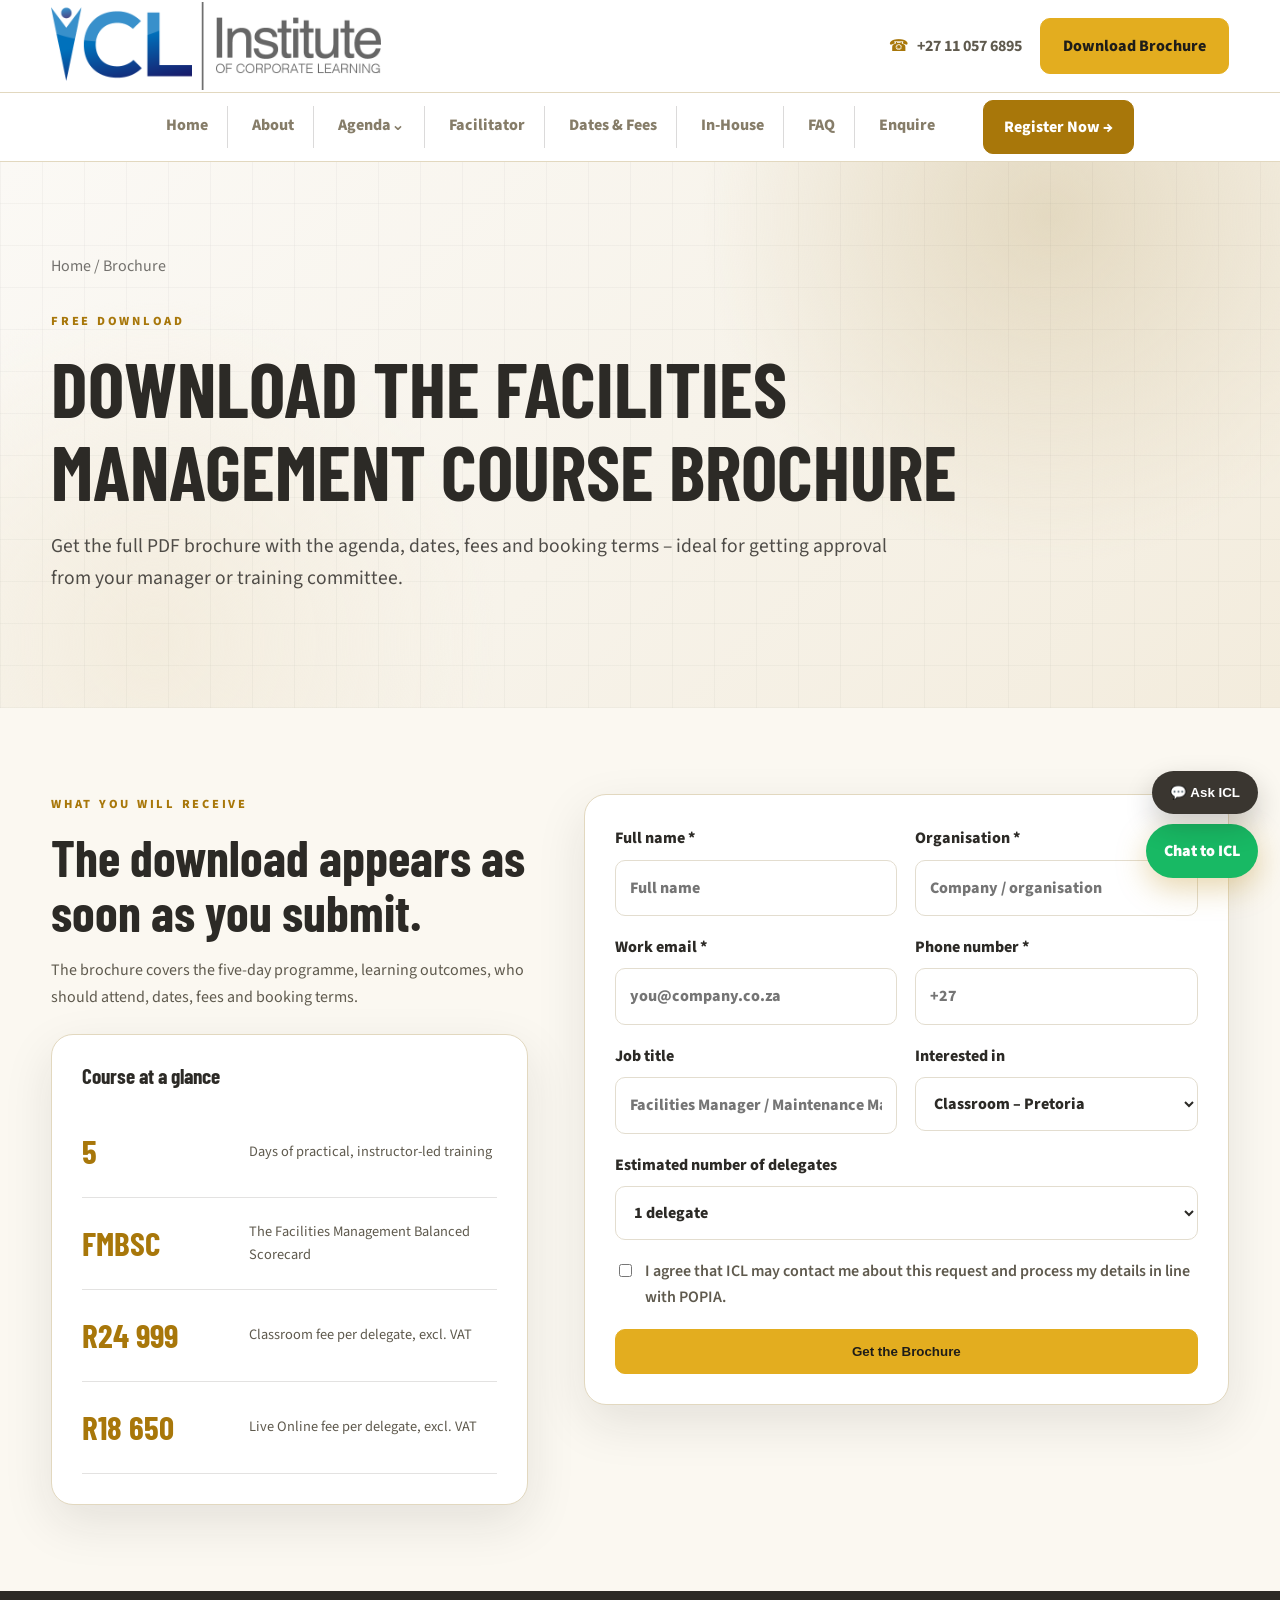
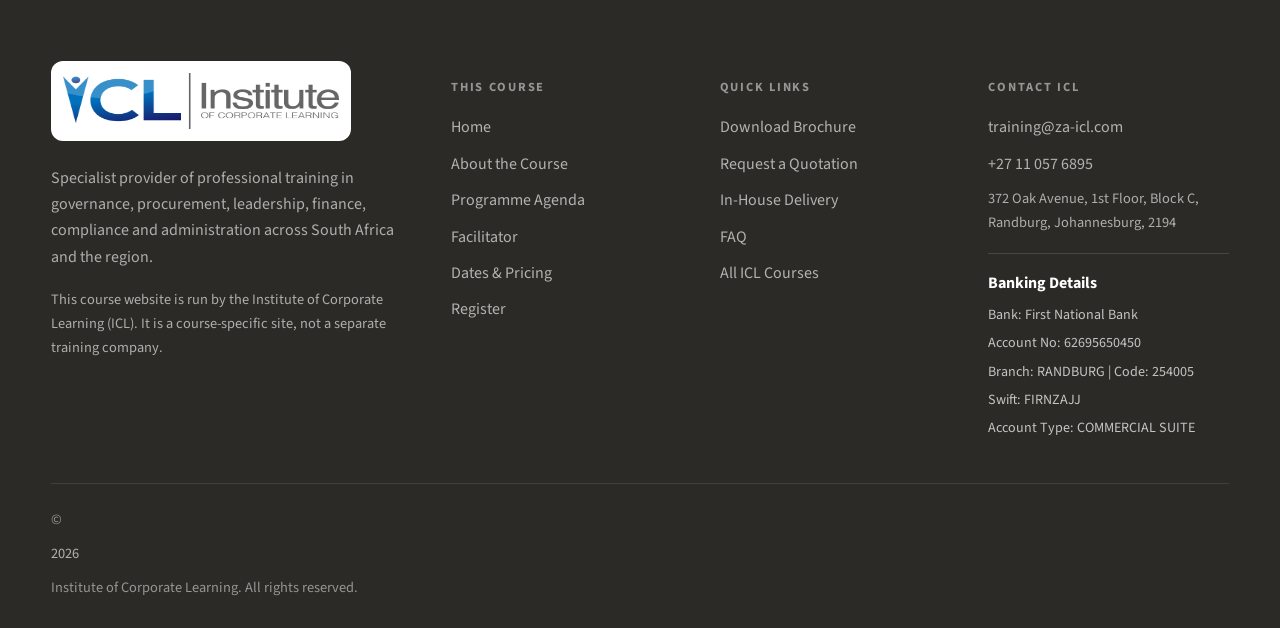
<file: brochure.html>
<!doctype html>
<html lang="en-ZA">
<head>
<meta charset="utf-8">
<meta name="viewport" content="width=device-width, initial-scale=1">
<script async src="https://www.googletagmanager.com/gtag/js?id=GT-P8QTCP7T"></script>
<script>window.dataLayer=window.dataLayer||[];function gtag(){dataLayer.push(arguments);}gtag('js',new Date());gtag('config','GT-P8QTCP7T');gtag('config','AW-630519409');</script>
<script>_linkedin_partner_id="6980089";window._linkedin_data_partner_ids=window._linkedin_data_partner_ids||[];window._linkedin_data_partner_ids.push(_linkedin_partner_id);</script>
<script>(function(l){if(!l){window.lintrk=function(a,b){window.lintrk.q.push([a,b])};window.lintrk.q=[]}var s=document.getElementsByTagName("script")[0];var b=document.createElement("script");b.type="text/javascript";b.async=true;b.src="https://snap.licdn.com/li.lms-analytics/insight.min.js";s.parentNode.insertBefore(b,s);})(window.lintrk);</script>
<title>Download Brochure | Facilities Management Course | ICL</title>
<meta name="description" content="Download the Facilities Management Specialist: The Complete Course on Facilities Management brochure: agenda, dates, fees and booking terms.">

<link rel="canonical" href="https://facilitiesmanagementtraining.co.za/brochure.html">
<meta property="og:title" content="Download Brochure | Facilities Management Course | ICL">
<meta property="og:description" content="Download the Facilities Management Specialist: The Complete Course on Facilities Management brochure: agenda, dates, fees and booking terms.">
<meta property="og:type" content="website">
<meta property="og:url" content="https://facilitiesmanagementtraining.co.za/brochure.html">
<meta property="og:image" content="https://facilitiesmanagementtraining.co.za/assets/img/fm-hero.jpg">
<meta name="theme-color" content="#E3AD1F">
<link rel="icon" href="/assets/img/favicon.svg" type="image/svg+xml">
<link rel="preconnect" href="https://fonts.googleapis.com">
<link rel="preconnect" href="https://fonts.gstatic.com" crossorigin>
<link href="https://fonts.googleapis.com/css2?family=Barlow+Condensed:wght@500;600;700&family=Source+Sans+3:wght@400;600;700&display=swap" rel="stylesheet">
<link rel="stylesheet" href="/assets/css/styles.css">

</head>
<body data-page="brochure.html">
<header class="site-header">
  <div class="topbar container">
    <a class="logo" href="/index.html" aria-label="Facilities Management Course home"><img src="/assets/img/icl-logo.png" alt="Institute of Corporate Learning logo" width="330" height="88"></a>
    <div class="top-actions">
      <a class="phone" href="tel:+27110576895">+27 11 057 6895</a>
      <a class="btn btn-green" href="/brochure.html">Download Brochure</a>
      <button class="menu-toggle" aria-label="Open menu" aria-expanded="false"><span></span><span></span><span></span></button>
    </div>
  </div>
  <nav class="main-nav" aria-label="Main navigation">
    <div class="container nav-wrap">
      <ul><li class="nav-item"><a class="" href="/index.html">Home</a></li><li class="nav-item"><a class="" href="/about.html">About</a></li><li class="nav-item dropdown"><a href="/agenda.html" class="">Agenda <span>⌄</span></a><div class="dropdown-menu"><a href="/agenda.html#day1">Day 1: An Overview of Facilities Management</a><a href="/agenda.html#day2">Day 2: The Basic Elements of Facilities Management</a><a href="/agenda.html#day3">Day 3: Preventive Maintenance &amp; Maintenance Strategy</a><a href="/agenda.html#day4">Day 4: Outsourcing &amp; Contracting</a><a href="/agenda.html#day5">Day 5: Performance Monitoring &amp; Benchmarking</a></div></li><li class="nav-item"><a class="" href="/facilitator.html">Facilitator</a></li><li class="nav-item"><a class="" href="/dates.html">Dates &amp; Fees</a></li><li class="nav-item"><a class="" href="/inhouse.html">In-House</a></li><li class="nav-item"><a class="" href="/faq.html">FAQ</a></li><li class="nav-item"><a class="" href="/enquire.html">Enquire</a></li></ul>
      <a class="btn btn-dark nav-cta" href="/register.html">Register Now →</a>
    </div>
  </nav>
</header>
<main>
<section class="hero inner-hero"><div class="container"><div class="breadcrumbs">Home / Brochure</div><p class="eyebrow">Free download</p><h1>Download the Facilities Management Course Brochure</h1><p class="hero-lead">Get the full PDF brochure with the agenda, dates, fees and booking terms – ideal for getting approval from your manager or training committee.</p></div></section>
<section class="section"><div class="container form-layout"><div><p class="eyebrow">What you will receive</p><h2>The download appears as soon as you submit.</h2><p>The brochure covers the five-day programme, learning outcomes, who should attend, dates, fees and booking terms.</p>
<div class="side-card compact"><h3>Course at a glance</h3><div class="glance-row small"><strong>5</strong><span>Days of practical, instructor-led training</span></div><div class="glance-row small"><strong>FMBSC</strong><span>The Facilities Management Balanced Scorecard</span></div><div class="glance-row small"><strong>R24 999</strong><span>Classroom fee per delegate, excl. VAT</span></div><div class="glance-row small"><strong>R18 650</strong><span>Live Online fee per delegate, excl. VAT</span></div></div></div>
<form class="form-card" name="facilities-brochure-request" method="POST" data-netlify="true" data-netlify-honeypot="bot-field" action="/brochure-download/" data-form-type="brochure">
<input type="hidden" name="form-name" value="facilities-brochure-request"><input type="hidden" name="subject" data-remove-prefix value="New Facilities Management Course Brochure Request - %{submissionId}"><p class="hidden"><label>Do not fill this out: <input name="bot-field"></label></p>
<div class="two-col"><label>Full name *<input required name="name" autocomplete="name" placeholder="Full name"></label><label>Organisation *<input required name="organisation" autocomplete="organization" placeholder="Company / organisation"></label></div>
<div class="two-col"><label>Work email *<input required type="email" name="email" autocomplete="email" placeholder="you@company.co.za"></label><label>Phone number *<input required name="phone" autocomplete="tel" placeholder="+27"></label></div>
<div class="two-col"><label>Job title<input name="job_title" placeholder="Facilities Manager / Maintenance Manager"></label><label>Interested in<select name="interest"><option>Classroom – Pretoria</option><option>Live Online</option><option>In-house for our team</option><option>Not sure yet</option></select></label></div>
<label>Estimated number of delegates<select name="estimated_delegates"><option>1 delegate</option><option>2–5 delegates</option><option>6–10 delegates</option><option>11+ delegates</option></select></label>
<label class="checkbox"><input type="checkbox" name="consent" value="Yes" required> I agree that ICL may contact me about this request and process my details in line with POPIA.</label>
<button class="btn btn-green full" type="submit">Get the Brochure</button></form></div></section>
</main>

<div class="chatbot" data-chatbot>
  <button class="chatbot-toggle" type="button" aria-expanded="false" aria-controls="icl-chat-panel">💬 Ask ICL</button>
  <div class="chatbot-panel" id="icl-chat-panel" hidden>
    <div class="chatbot-head"><strong>Facilities Management Course Assistant</strong><button type="button" class="chatbot-close" aria-label="Close chat">×</button></div>
    <div class="chatbot-body">
      <p class="bot-message">Hi, I can help with dates, fees, quotations, banking details, the brochure and in-house training.</p>
      <div class="chatbot-replies">
        <button type="button" data-reply="dates">Dates &amp; fees</button>
        <button type="button" data-reply="quote">Can I get a quotation?</button>
        <button type="button" data-reply="discounts">Group discounts</button>
        <button type="button" data-reply="online">How does Live Online work?</button>
        <button type="button" data-reply="bank">Bank details</button>
        <button type="button" data-reply="brochure">Download brochure</button>
        <button type="button" data-reply="inhouse">In-house delivery</button>
        <button type="button" data-reply="contact">Speak to ICL</button>
      </div>
      <div class="chatbot-answer" aria-live="polite"></div>
    </div>
  </div>
</div>
<a class="whatsapp" href="https://wa.me/27731759758" aria-label="Chat to ICL on WhatsApp" target="_blank" rel="noopener">Chat to ICL</a>

<footer class="site-footer">
  <div class="container footer-grid">
    <div>
      <img class="footer-logo" src="/assets/img/icl-logo.png" alt="Institute of Corporate Learning logo" width="300" height="80">
      <p>Specialist provider of professional training in governance, procurement, leadership, finance, compliance and administration across South Africa and the region.</p>
      <p class="small">This course website is run by the Institute of Corporate Learning (ICL). It is a course-specific site, not a separate training company.</p>
    </div>
    <div>
      <h4>This Course</h4>
      <a href="/index.html">Home</a><a href="/about.html">About the Course</a><a href="/agenda.html">Programme Agenda</a><a href="/facilitator.html">Facilitator</a><a href="/dates.html">Dates &amp; Pricing</a><a href="/register.html">Register</a>
    </div>
    <div>
      <h4>Quick Links</h4>
      <a href="/brochure.html">Download Brochure</a><a href="/enquire.html">Request a Quotation</a><a href="/inhouse.html">In-House Delivery</a><a href="/faq.html">FAQ</a><a href="https://www.za-icl.com/" target="_blank" rel="noopener">All ICL Courses</a>
    </div>
    <div>
      <h4>Contact ICL</h4>
      <a href="mailto:training@za-icl.com">training@za-icl.com</a>
      <a href="tel:+27110576895">+27 11 057 6895</a>
      <p class="small">372 Oak Avenue, 1st Floor, Block C, Randburg, Johannesburg, 2194</p>
      <div class="bank-mini">
        <strong>Banking Details</strong>
        <span>Bank: First National Bank</span><span>Account No: 62695650450</span><span>Branch: RANDBURG | Code: 254005</span><span>Swift: FIRNZAJJ</span><span>Account Type: COMMERCIAL SUITE</span>
      </div>
    </div>
  </div>
  <div class="container copyright">© <span id="year"></span> Institute of Corporate Learning. All rights reserved.</div>
</footer>
<div class="netlify-form-blueprints" aria-hidden="true"><form name="facilities-registration" method="POST" data-netlify="true" data-netlify-honeypot="bot-field" action="/thank-you/" hidden><input type="hidden" name="form-name" value="facilities-registration"><input name="subject"><input name="bot-field"><input name="session"><input name="delivery"><input name="venue_or_platform"><input name="unit_fee_excl_vat"><input name="organisation"><input name="vat"><input name="billing_contact"><input name="billing_email"><input name="billing_phone"><input name="po_required"><input name="delegate_count"><input name="estimated_training_fee_excl_vat"><input name="group_discount_package"><input name="group_discount_rate"><input name="group_discount_amount_excl_vat"><input name="delegate_1_full_name"><input name="delegate_1_job_title"><input name="delegate_1_email"><input name="delegate_1_phone"><input name="delegate_1_dietary"><input name="delegate_1_accessibility_notes"><input name="delegate_2_full_name"><input name="delegate_2_job_title"><input name="delegate_2_email"><input name="delegate_2_phone"><input name="delegate_2_dietary"><input name="delegate_2_accessibility_notes"><input name="delegate_3_full_name"><input name="delegate_3_job_title"><input name="delegate_3_email"><input name="delegate_3_phone"><input name="delegate_3_dietary"><input name="delegate_3_accessibility_notes"><input name="delegate_4_full_name"><input name="delegate_4_job_title"><input name="delegate_4_email"><input name="delegate_4_phone"><input name="delegate_4_dietary"><input name="delegate_4_accessibility_notes"><input name="delegate_5_full_name"><input name="delegate_5_job_title"><input name="delegate_5_email"><input name="delegate_5_phone"><input name="delegate_5_dietary"><input name="delegate_5_accessibility_notes"><input name="delegate_6_full_name"><input name="delegate_6_job_title"><input name="delegate_6_email"><input name="delegate_6_phone"><input name="delegate_6_dietary"><input name="delegate_6_accessibility_notes"><input name="delegate_7_full_name"><input name="delegate_7_job_title"><input name="delegate_7_email"><input name="delegate_7_phone"><input name="delegate_7_dietary"><input name="delegate_7_accessibility_notes"><input name="delegate_8_full_name"><input name="delegate_8_job_title"><input name="delegate_8_email"><input name="delegate_8_phone"><input name="delegate_8_dietary"><input name="delegate_8_accessibility_notes"><input name="delegate_9_full_name"><input name="delegate_9_job_title"><input name="delegate_9_email"><input name="delegate_9_phone"><input name="delegate_9_dietary"><input name="delegate_9_accessibility_notes"><input name="delegate_10_full_name"><input name="delegate_10_job_title"><input name="delegate_10_email"><input name="delegate_10_phone"><input name="delegate_10_dietary"><input name="delegate_10_accessibility_notes"><input name="message"><input name="consent"><input name="lead_source"><input name="landing_page"><input name="utm_source"><input name="utm_medium"><input name="utm_campaign"><input name="utm_content"><input name="utm_term"><input name="gclid"><input name="li_fat_id"></form><form name="facilities-enquiry" method="POST" data-netlify="true" data-netlify-honeypot="bot-field" action="/thank-you/?form=enquiry" hidden><input type="hidden" name="form-name" value="facilities-enquiry"><input name="subject"><input name="bot-field"><input name="name"><input name="organisation"><input name="email"><input name="phone"><input name="job_title"><input name="group_size"><input name="delivery"><input name="message"><input name="consent"><input name="lead_source"><input name="landing_page"><input name="utm_source"><input name="utm_medium"><input name="utm_campaign"><input name="utm_content"><input name="utm_term"><input name="gclid"><input name="li_fat_id"></form><form name="facilities-inhouse-proposal" method="POST" data-netlify="true" data-netlify-honeypot="bot-field" action="/thank-you/?form=inhouse" hidden><input type="hidden" name="form-name" value="facilities-inhouse-proposal"><input name="subject"><input name="bot-field"><input name="name"><input name="organisation"><input name="email"><input name="phone"><input name="job_title"><input name="group_size"><input name="delivery"><input name="message"><input name="consent"><input name="location"><input name="preferred_dates"><input name="lead_source"><input name="landing_page"><input name="utm_source"><input name="utm_medium"><input name="utm_campaign"><input name="utm_content"><input name="utm_term"><input name="gclid"><input name="li_fat_id"></form><form name="facilities-brochure-request" method="POST" data-netlify="true" data-netlify-honeypot="bot-field" action="/brochure-download/" hidden><input type="hidden" name="form-name" value="facilities-brochure-request"><input name="subject"><input name="bot-field"><input name="name"><input name="organisation"><input name="email"><input name="phone"><input name="job_title"><input name="interest"><input name="estimated_delegates"><input name="consent"><input name="lead_source"><input name="landing_page"><input name="utm_source"><input name="utm_medium"><input name="utm_campaign"><input name="utm_content"><input name="utm_term"><input name="gclid"><input name="li_fat_id"></form></div>
<script>window.ICL_SITE={"chat": {"dates": "<strong>Dates &amp; fees</strong><br>15 \u2013 19 March 2027 \u2013 Pretoria classroom<br>15 \u2013 19 March 2027 \u2013 Live Online<br><br>Classroom: <strong>R24 999.00 excl. VAT</strong><br>Live Online: <strong>R18 650.00 excl. VAT</strong><br><a href='/register.html'>Register now</a>", "quote": "<strong>Quotation</strong><br>Yes. Send the enquiry form or email <a href='mailto:training@za-icl.com'>training@za-icl.com</a> and ICL will prepare a quotation or pro-forma invoice for your purchase order.<br><a href='/enquire.html'>Request a quotation</a>", "discounts": "<strong>Group bookings</strong><br>3\u20135 delegates: 10% off.<br>6\u20139 delegates: 15% off.<br>10+ delegates: custom quotation or in-house proposal.<br><a href='/register.html'>Register a team</a>", "online": "<strong>Live Online</strong><br>The same instructor-led programme, delivered live in a virtual classroom over the same five days, with digital course materials and the ICL Certificate of Completion. Joining details are sent with your booking confirmation.", "bank": "<strong>ICL banking details</strong><br>Bank: First National Bank<br>Account no: 62695650450<br>Branch: RANDBURG (254005)<br>Swift: FIRNZAJJ<br>Account type: COMMERCIAL SUITE<br><br>Use your organisation name or invoice number as the reference once invoiced.", "brochure": "<strong>Brochure</strong><br>Complete the short form and the PDF download appears straight away.<br><a href='/brochure.html'>Get the brochure</a>", "inhouse": "<strong>In-house delivery</strong><br>ICL can run this course privately for your team at your venue or online, adapted to your organisation.<br><a href='/inhouse.html'>Request an in-house proposal</a>", "contact": "<strong>Contact ICL</strong><br>Email: <a href='mailto:training@za-icl.com'>training@za-icl.com</a><br>Tel: <a href='tel:+27110576895'>+27 11 057 6895</a><br>WhatsApp: <a href='https://wa.me/27731759758' target='_blank' rel='noopener'>+27 73 175 9758</a><br><a href='/enquire.html'>Send an enquiry</a>"}, "jobTitlePlaceholder": "Facilities Manager / Maintenance Manager"};</script>
<script src="/assets/js/main.js" defer></script>

</body>
</html>
</file>
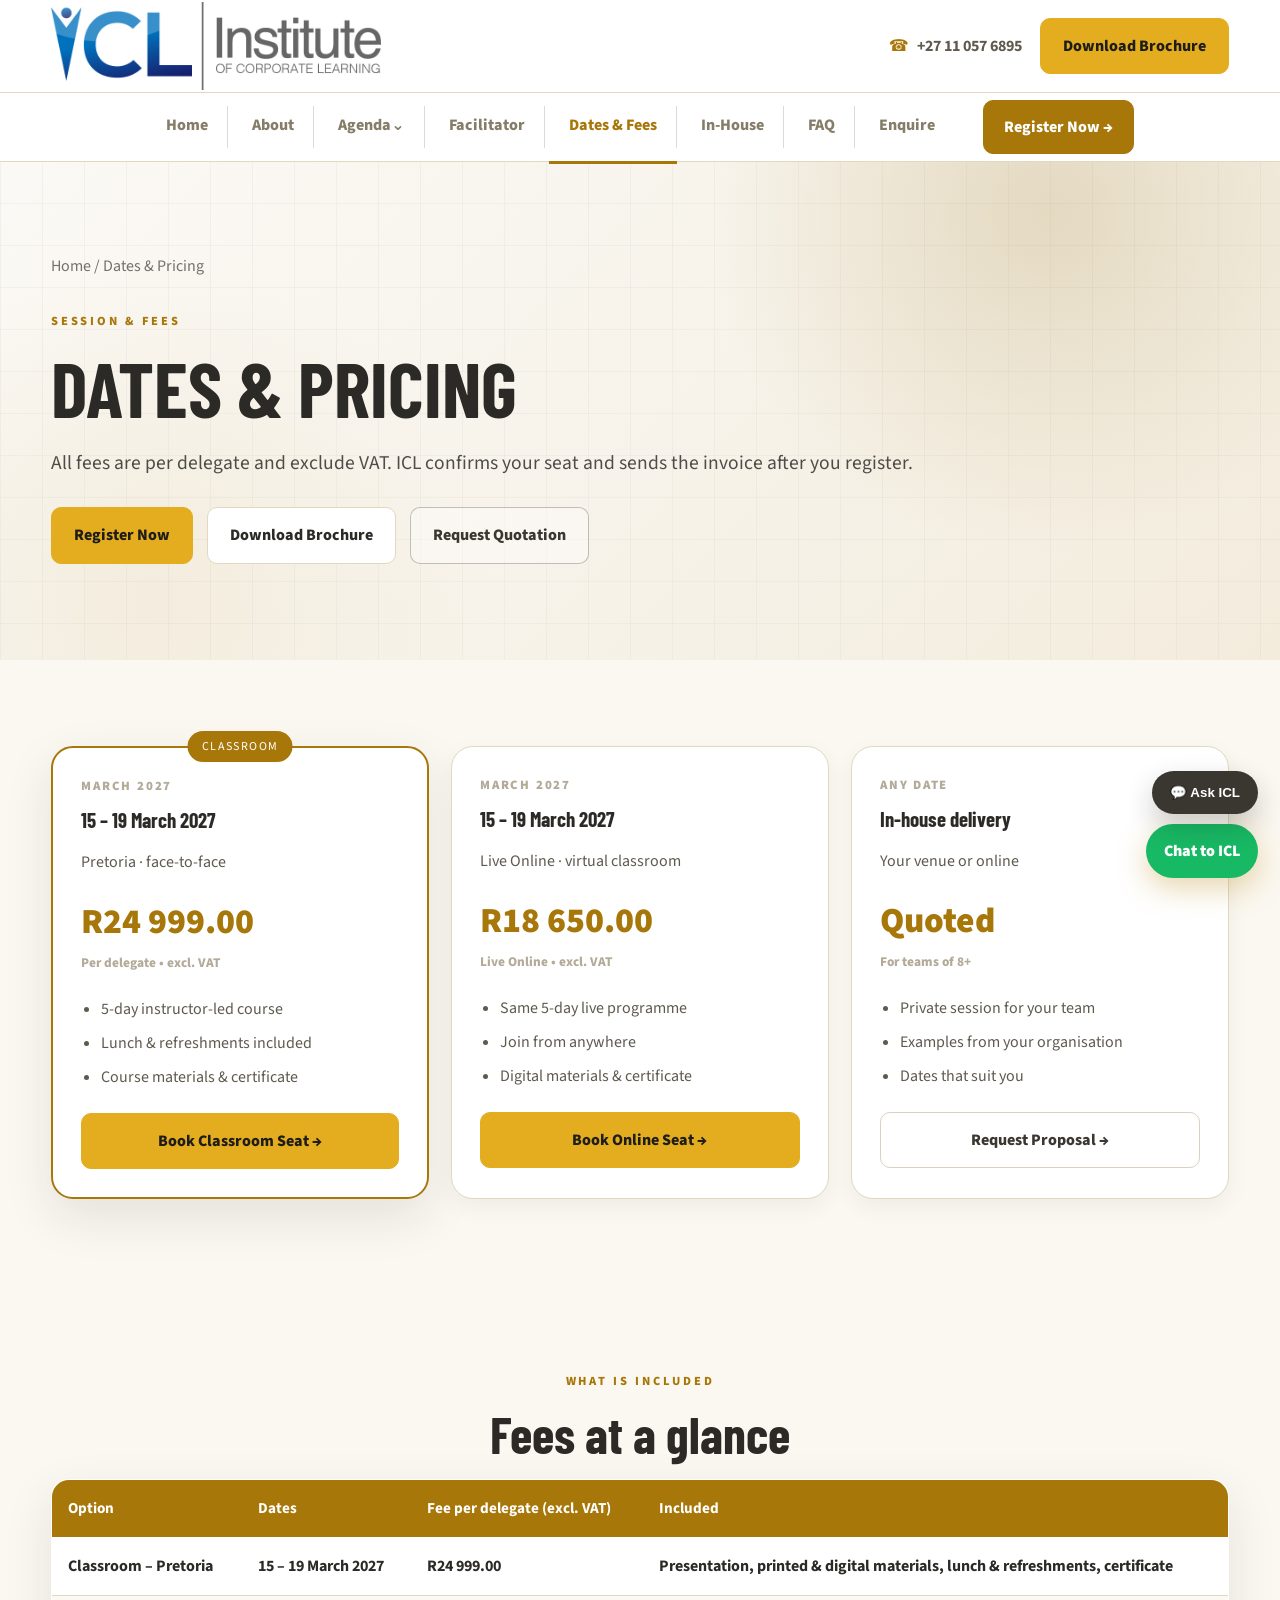
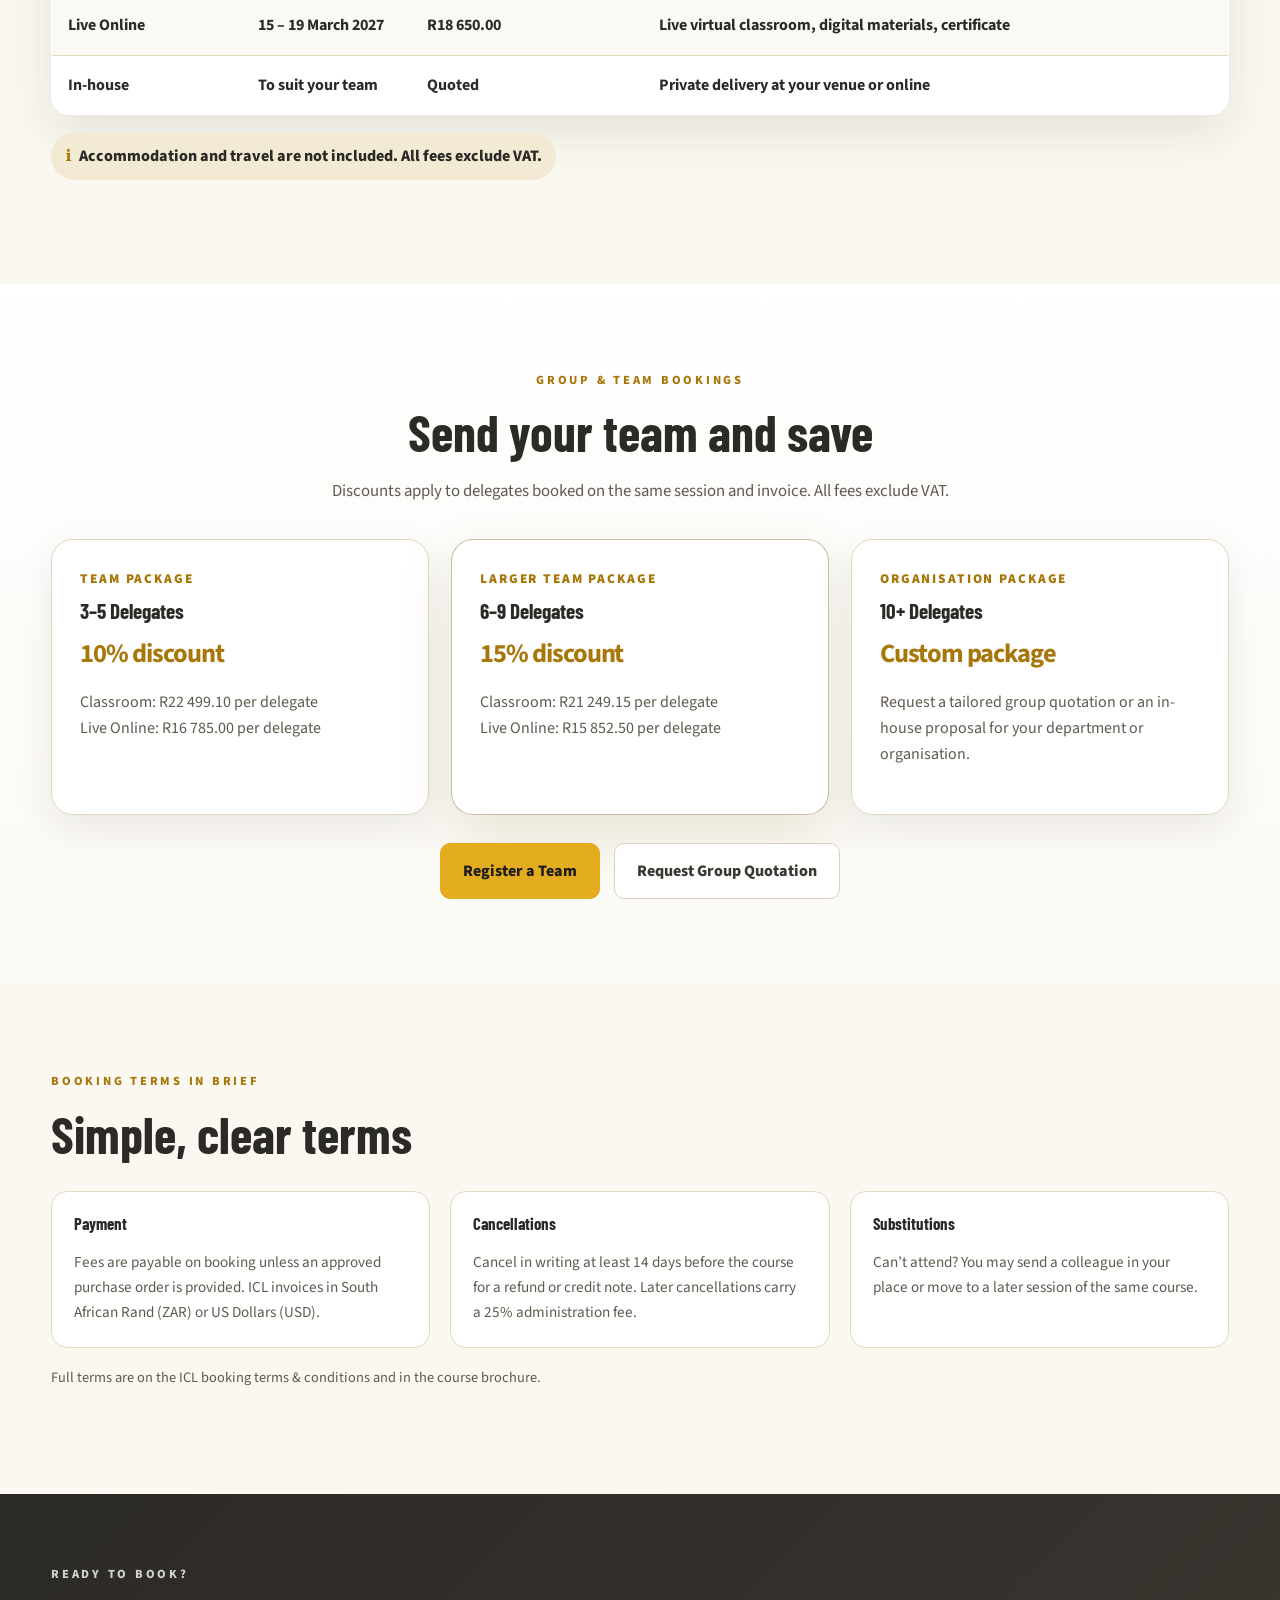
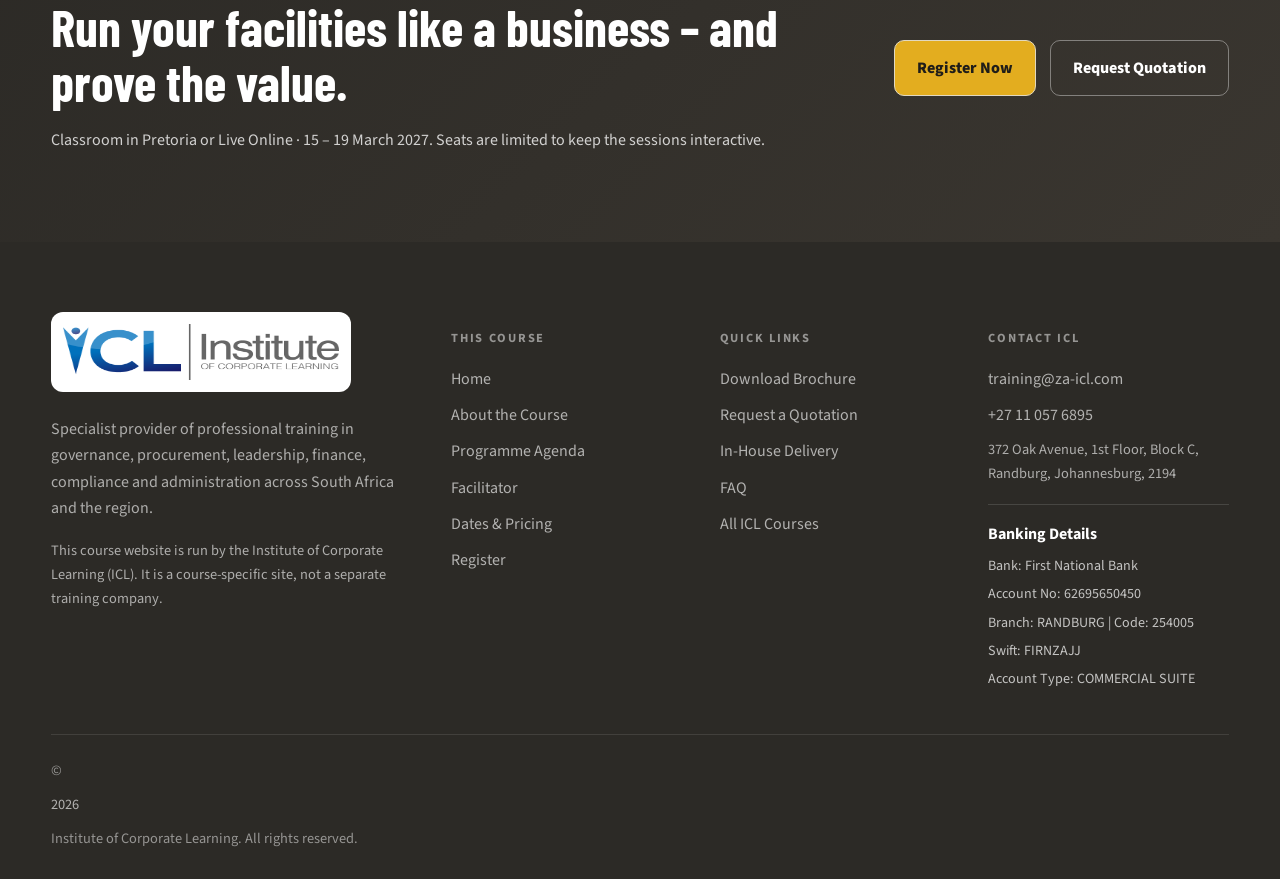
<file: dates.html>
<!doctype html>
<html lang="en-ZA">
<head>
<meta charset="utf-8">
<meta name="viewport" content="width=device-width, initial-scale=1">
<script async src="https://www.googletagmanager.com/gtag/js?id=GT-P8QTCP7T"></script>
<script>window.dataLayer=window.dataLayer||[];function gtag(){dataLayer.push(arguments);}gtag('js',new Date());gtag('config','GT-P8QTCP7T');gtag('config','AW-630519409');</script>
<script>_linkedin_partner_id="6980089";window._linkedin_data_partner_ids=window._linkedin_data_partner_ids||[];window._linkedin_data_partner_ids.push(_linkedin_partner_id);</script>
<script>(function(l){if(!l){window.lintrk=function(a,b){window.lintrk.q.push([a,b])};window.lintrk.q=[]}var s=document.getElementsByTagName("script")[0];var b=document.createElement("script");b.type="text/javascript";b.async=true;b.src="https://snap.licdn.com/li.lms-analytics/insight.min.js";s.parentNode.insertBefore(b,s);})(window.lintrk);</script>
<title>Dates &amp; Pricing | Facilities Management Course | ICL</title>
<meta name="description" content="Facilities Management Specialist: The Complete Course on Facilities Management: 15 – 19 March 2027, Pretoria &amp; Live Online. Classroom R24 999.00 or Live Online R18 650.00 per delegate excl. VAT. Group discounts available.">

<link rel="canonical" href="https://facilitiesmanagementtraining.co.za/dates.html">
<meta property="og:title" content="Dates &amp; Pricing | Facilities Management Course | ICL">
<meta property="og:description" content="Facilities Management Specialist: The Complete Course on Facilities Management: 15 – 19 March 2027, Pretoria &amp; Live Online. Classroom R24 999.00 or Live Online R18 650.00 per delegate excl. VAT. Group discounts available.">
<meta property="og:type" content="website">
<meta property="og:url" content="https://facilitiesmanagementtraining.co.za/dates.html">
<meta property="og:image" content="https://facilitiesmanagementtraining.co.za/assets/img/fm-hero.jpg">
<meta name="theme-color" content="#E3AD1F">
<link rel="icon" href="/assets/img/favicon.svg" type="image/svg+xml">
<link rel="preconnect" href="https://fonts.googleapis.com">
<link rel="preconnect" href="https://fonts.gstatic.com" crossorigin>
<link href="https://fonts.googleapis.com/css2?family=Barlow+Condensed:wght@500;600;700&family=Source+Sans+3:wght@400;600;700&display=swap" rel="stylesheet">
<link rel="stylesheet" href="/assets/css/styles.css">

</head>
<body data-page="dates.html">
<header class="site-header">
  <div class="topbar container">
    <a class="logo" href="/index.html" aria-label="Facilities Management Course home"><img src="/assets/img/icl-logo.png" alt="Institute of Corporate Learning logo" width="330" height="88"></a>
    <div class="top-actions">
      <a class="phone" href="tel:+27110576895">+27 11 057 6895</a>
      <a class="btn btn-green" href="/brochure.html">Download Brochure</a>
      <button class="menu-toggle" aria-label="Open menu" aria-expanded="false"><span></span><span></span><span></span></button>
    </div>
  </div>
  <nav class="main-nav" aria-label="Main navigation">
    <div class="container nav-wrap">
      <ul><li class="nav-item"><a class="" href="/index.html">Home</a></li><li class="nav-item"><a class="" href="/about.html">About</a></li><li class="nav-item dropdown"><a href="/agenda.html" class="">Agenda <span>⌄</span></a><div class="dropdown-menu"><a href="/agenda.html#day1">Day 1: An Overview of Facilities Management</a><a href="/agenda.html#day2">Day 2: The Basic Elements of Facilities Management</a><a href="/agenda.html#day3">Day 3: Preventive Maintenance &amp; Maintenance Strategy</a><a href="/agenda.html#day4">Day 4: Outsourcing &amp; Contracting</a><a href="/agenda.html#day5">Day 5: Performance Monitoring &amp; Benchmarking</a></div></li><li class="nav-item"><a class="" href="/facilitator.html">Facilitator</a></li><li class="nav-item"><a class="active" href="/dates.html">Dates &amp; Fees</a></li><li class="nav-item"><a class="" href="/inhouse.html">In-House</a></li><li class="nav-item"><a class="" href="/faq.html">FAQ</a></li><li class="nav-item"><a class="" href="/enquire.html">Enquire</a></li></ul>
      <a class="btn btn-dark nav-cta" href="/register.html">Register Now →</a>
    </div>
  </nav>
</header>
<main>
<section class="hero inner-hero"><div class="container"><div class="breadcrumbs">Home / Dates &amp; Pricing</div><p class="eyebrow">Session &amp; fees</p><h1>Dates &amp; Pricing</h1><p class="hero-lead">All fees are per delegate and exclude VAT. ICL confirms your seat and sends the invoice after you register.</p><div class="hero-actions"><a class="btn btn-green" href="/register.html">Register Now</a><a class="btn btn-light" href="/brochure.html">Download Brochure</a><a class="btn btn-outline" href="/enquire.html">Request Quotation</a></div></div></section>
<section class="section section-soft"><div class="container sessions-grid cols-3">
<article class="session-card popular"><span class="badge">Classroom</span><span class="session-month">MARCH 2027</span><h3>15 – 19 March 2027</h3><p>Pretoria · face-to-face</p><strong>R24 999.00</strong><small>Per delegate • excl. VAT</small><ul><li>5-day instructor-led course</li><li>Lunch &amp; refreshments included</li><li>Course materials &amp; certificate</li></ul><a class="btn btn-green full" href="/register.html?format=classroom&city=pretoria">Book Classroom Seat →</a></article>

<article class="session-card"><span class="session-month">MARCH 2027</span><h3>15 – 19 March 2027</h3><p>Live Online · virtual classroom</p><strong>R18 650.00</strong><small>Live Online • excl. VAT</small><ul><li>Same 5-day live programme</li><li>Join from anywhere</li><li>Digital materials &amp; certificate</li></ul><a class="btn btn-green full" href="/register.html?format=online">Book Online Seat →</a></article>
<article class="session-card"><span class="session-month">ANY DATE</span><h3>In-house delivery</h3><p>Your venue or online</p><strong>Quoted</strong><small>For teams of 8+</small><ul><li>Private session for your team</li><li>Examples from your organisation</li><li>Dates that suit you</li></ul><a class="btn btn-outline-dark full" href="/inhouse.html">Request Proposal →</a></article></div></section>
<section class="section"><div class="container"><p class="eyebrow center">What is included</p><h2 class="center">Fees at a glance</h2>
<table class="price-table"><thead><tr><th>Option</th><th>Dates</th><th>Fee per delegate (excl. VAT)</th><th>Included</th></tr></thead><tbody>
<tr><td>Classroom – Pretoria</td><td>15 – 19 March 2027</td><td>R24 999.00</td><td>Presentation, printed &amp; digital materials, lunch &amp; refreshments, certificate</td></tr>
<tr><td>Live Online</td><td>15 – 19 March 2027</td><td>R18 650.00</td><td>Live virtual classroom, digital materials, certificate</td></tr>
<tr><td>In-house</td><td>To suit your team</td><td>Quoted</td><td>Private delivery at your venue or online</td></tr>
</tbody></table><p class="center vat-note">Accommodation and travel are not included. All fees exclude VAT.</p></div></section>
<section class="section group-discounts"><div class="container">
<p class="eyebrow center">Group &amp; team bookings</p><h2 class="center">Send your team and save</h2>
<p class="center section-lead">Discounts apply to delegates booked on the same session and invoice. All fees exclude VAT.</p>
<div class="discount-grid"><article class="discount-card"><small>Team Package</small><h3>3–5 Delegates</h3><strong>10% discount</strong><p>Classroom: R22 499.10 per delegate<br>Live Online: R16 785.00 per delegate</p></article><article class="discount-card featured"><small>Larger Team Package</small><h3>6–9 Delegates</h3><strong>15% discount</strong><p>Classroom: R21 249.15 per delegate<br>Live Online: R15 852.50 per delegate</p></article><article class="discount-card"><small>Organisation Package</small><h3>10+ Delegates</h3><strong>Custom package</strong><p>Request a tailored group quotation or an in-house proposal for your department or organisation.</p></article></div>
<div class="center discount-actions"><a class="btn btn-green" href="/register.html">Register a Team</a><a class="btn btn-outline-dark" href="/enquire.html">Request Group Quotation</a></div>
</div></section>
<section class="section section-soft"><div class="container"><p class="eyebrow">Booking terms in brief</p><h2>Simple, clear terms</h2><div class="policy-grid">
<article><h3>Payment</h3><p>Fees are payable on booking unless an approved purchase order is provided. ICL invoices in South African Rand (ZAR) or US Dollars (USD).</p></article>
<article><h3>Cancellations</h3><p>Cancel in writing at least 14 days before the course for a refund or credit note. Later cancellations carry a 25% administration fee.</p></article>
<article><h3>Substitutions</h3><p>Can’t attend? You may send a colleague in your place or move to a later session of the same course.</p></article>
</div><p class="small" style="margin-top:18px">Full terms are on the ICL booking terms &amp; conditions and in the course brochure.</p></div></section>
<section class="cta-band"><div class="container cta-grid"><div><p class="eyebrow">Ready to book?</p><h2>Run your facilities like a business – and prove the value.</h2><p>Classroom in Pretoria or Live Online · 15 – 19 March 2027. Seats are limited to keep the sessions interactive.</p></div><div class="cta-actions"><a class="btn btn-light" href="/register.html">Register Now</a><a class="btn btn-outline" href="/enquire.html">Request Quotation</a></div></div></section>
</main>

<div class="chatbot" data-chatbot>
  <button class="chatbot-toggle" type="button" aria-expanded="false" aria-controls="icl-chat-panel">💬 Ask ICL</button>
  <div class="chatbot-panel" id="icl-chat-panel" hidden>
    <div class="chatbot-head"><strong>Facilities Management Course Assistant</strong><button type="button" class="chatbot-close" aria-label="Close chat">×</button></div>
    <div class="chatbot-body">
      <p class="bot-message">Hi, I can help with dates, fees, quotations, banking details, the brochure and in-house training.</p>
      <div class="chatbot-replies">
        <button type="button" data-reply="dates">Dates &amp; fees</button>
        <button type="button" data-reply="quote">Can I get a quotation?</button>
        <button type="button" data-reply="discounts">Group discounts</button>
        <button type="button" data-reply="online">How does Live Online work?</button>
        <button type="button" data-reply="bank">Bank details</button>
        <button type="button" data-reply="brochure">Download brochure</button>
        <button type="button" data-reply="inhouse">In-house delivery</button>
        <button type="button" data-reply="contact">Speak to ICL</button>
      </div>
      <div class="chatbot-answer" aria-live="polite"></div>
    </div>
  </div>
</div>
<a class="whatsapp" href="https://wa.me/27731759758" aria-label="Chat to ICL on WhatsApp" target="_blank" rel="noopener">Chat to ICL</a>

<footer class="site-footer">
  <div class="container footer-grid">
    <div>
      <img class="footer-logo" src="/assets/img/icl-logo.png" alt="Institute of Corporate Learning logo" width="300" height="80">
      <p>Specialist provider of professional training in governance, procurement, leadership, finance, compliance and administration across South Africa and the region.</p>
      <p class="small">This course website is run by the Institute of Corporate Learning (ICL). It is a course-specific site, not a separate training company.</p>
    </div>
    <div>
      <h4>This Course</h4>
      <a href="/index.html">Home</a><a href="/about.html">About the Course</a><a href="/agenda.html">Programme Agenda</a><a href="/facilitator.html">Facilitator</a><a href="/dates.html">Dates &amp; Pricing</a><a href="/register.html">Register</a>
    </div>
    <div>
      <h4>Quick Links</h4>
      <a href="/brochure.html">Download Brochure</a><a href="/enquire.html">Request a Quotation</a><a href="/inhouse.html">In-House Delivery</a><a href="/faq.html">FAQ</a><a href="https://www.za-icl.com/" target="_blank" rel="noopener">All ICL Courses</a>
    </div>
    <div>
      <h4>Contact ICL</h4>
      <a href="mailto:training@za-icl.com">training@za-icl.com</a>
      <a href="tel:+27110576895">+27 11 057 6895</a>
      <p class="small">372 Oak Avenue, 1st Floor, Block C, Randburg, Johannesburg, 2194</p>
      <div class="bank-mini">
        <strong>Banking Details</strong>
        <span>Bank: First National Bank</span><span>Account No: 62695650450</span><span>Branch: RANDBURG | Code: 254005</span><span>Swift: FIRNZAJJ</span><span>Account Type: COMMERCIAL SUITE</span>
      </div>
    </div>
  </div>
  <div class="container copyright">© <span id="year"></span> Institute of Corporate Learning. All rights reserved.</div>
</footer>
<div class="netlify-form-blueprints" aria-hidden="true"><form name="facilities-registration" method="POST" data-netlify="true" data-netlify-honeypot="bot-field" action="/thank-you/" hidden><input type="hidden" name="form-name" value="facilities-registration"><input name="subject"><input name="bot-field"><input name="session"><input name="delivery"><input name="venue_or_platform"><input name="unit_fee_excl_vat"><input name="organisation"><input name="vat"><input name="billing_contact"><input name="billing_email"><input name="billing_phone"><input name="po_required"><input name="delegate_count"><input name="estimated_training_fee_excl_vat"><input name="group_discount_package"><input name="group_discount_rate"><input name="group_discount_amount_excl_vat"><input name="delegate_1_full_name"><input name="delegate_1_job_title"><input name="delegate_1_email"><input name="delegate_1_phone"><input name="delegate_1_dietary"><input name="delegate_1_accessibility_notes"><input name="delegate_2_full_name"><input name="delegate_2_job_title"><input name="delegate_2_email"><input name="delegate_2_phone"><input name="delegate_2_dietary"><input name="delegate_2_accessibility_notes"><input name="delegate_3_full_name"><input name="delegate_3_job_title"><input name="delegate_3_email"><input name="delegate_3_phone"><input name="delegate_3_dietary"><input name="delegate_3_accessibility_notes"><input name="delegate_4_full_name"><input name="delegate_4_job_title"><input name="delegate_4_email"><input name="delegate_4_phone"><input name="delegate_4_dietary"><input name="delegate_4_accessibility_notes"><input name="delegate_5_full_name"><input name="delegate_5_job_title"><input name="delegate_5_email"><input name="delegate_5_phone"><input name="delegate_5_dietary"><input name="delegate_5_accessibility_notes"><input name="delegate_6_full_name"><input name="delegate_6_job_title"><input name="delegate_6_email"><input name="delegate_6_phone"><input name="delegate_6_dietary"><input name="delegate_6_accessibility_notes"><input name="delegate_7_full_name"><input name="delegate_7_job_title"><input name="delegate_7_email"><input name="delegate_7_phone"><input name="delegate_7_dietary"><input name="delegate_7_accessibility_notes"><input name="delegate_8_full_name"><input name="delegate_8_job_title"><input name="delegate_8_email"><input name="delegate_8_phone"><input name="delegate_8_dietary"><input name="delegate_8_accessibility_notes"><input name="delegate_9_full_name"><input name="delegate_9_job_title"><input name="delegate_9_email"><input name="delegate_9_phone"><input name="delegate_9_dietary"><input name="delegate_9_accessibility_notes"><input name="delegate_10_full_name"><input name="delegate_10_job_title"><input name="delegate_10_email"><input name="delegate_10_phone"><input name="delegate_10_dietary"><input name="delegate_10_accessibility_notes"><input name="message"><input name="consent"><input name="lead_source"><input name="landing_page"><input name="utm_source"><input name="utm_medium"><input name="utm_campaign"><input name="utm_content"><input name="utm_term"><input name="gclid"><input name="li_fat_id"></form><form name="facilities-enquiry" method="POST" data-netlify="true" data-netlify-honeypot="bot-field" action="/thank-you/?form=enquiry" hidden><input type="hidden" name="form-name" value="facilities-enquiry"><input name="subject"><input name="bot-field"><input name="name"><input name="organisation"><input name="email"><input name="phone"><input name="job_title"><input name="group_size"><input name="delivery"><input name="message"><input name="consent"><input name="lead_source"><input name="landing_page"><input name="utm_source"><input name="utm_medium"><input name="utm_campaign"><input name="utm_content"><input name="utm_term"><input name="gclid"><input name="li_fat_id"></form><form name="facilities-inhouse-proposal" method="POST" data-netlify="true" data-netlify-honeypot="bot-field" action="/thank-you/?form=inhouse" hidden><input type="hidden" name="form-name" value="facilities-inhouse-proposal"><input name="subject"><input name="bot-field"><input name="name"><input name="organisation"><input name="email"><input name="phone"><input name="job_title"><input name="group_size"><input name="delivery"><input name="message"><input name="consent"><input name="location"><input name="preferred_dates"><input name="lead_source"><input name="landing_page"><input name="utm_source"><input name="utm_medium"><input name="utm_campaign"><input name="utm_content"><input name="utm_term"><input name="gclid"><input name="li_fat_id"></form><form name="facilities-brochure-request" method="POST" data-netlify="true" data-netlify-honeypot="bot-field" action="/brochure-download/" hidden><input type="hidden" name="form-name" value="facilities-brochure-request"><input name="subject"><input name="bot-field"><input name="name"><input name="organisation"><input name="email"><input name="phone"><input name="job_title"><input name="interest"><input name="estimated_delegates"><input name="consent"><input name="lead_source"><input name="landing_page"><input name="utm_source"><input name="utm_medium"><input name="utm_campaign"><input name="utm_content"><input name="utm_term"><input name="gclid"><input name="li_fat_id"></form></div>
<script>window.ICL_SITE={"chat": {"dates": "<strong>Dates &amp; fees</strong><br>15 \u2013 19 March 2027 \u2013 Pretoria classroom<br>15 \u2013 19 March 2027 \u2013 Live Online<br><br>Classroom: <strong>R24 999.00 excl. VAT</strong><br>Live Online: <strong>R18 650.00 excl. VAT</strong><br><a href='/register.html'>Register now</a>", "quote": "<strong>Quotation</strong><br>Yes. Send the enquiry form or email <a href='mailto:training@za-icl.com'>training@za-icl.com</a> and ICL will prepare a quotation or pro-forma invoice for your purchase order.<br><a href='/enquire.html'>Request a quotation</a>", "discounts": "<strong>Group bookings</strong><br>3\u20135 delegates: 10% off.<br>6\u20139 delegates: 15% off.<br>10+ delegates: custom quotation or in-house proposal.<br><a href='/register.html'>Register a team</a>", "online": "<strong>Live Online</strong><br>The same instructor-led programme, delivered live in a virtual classroom over the same five days, with digital course materials and the ICL Certificate of Completion. Joining details are sent with your booking confirmation.", "bank": "<strong>ICL banking details</strong><br>Bank: First National Bank<br>Account no: 62695650450<br>Branch: RANDBURG (254005)<br>Swift: FIRNZAJJ<br>Account type: COMMERCIAL SUITE<br><br>Use your organisation name or invoice number as the reference once invoiced.", "brochure": "<strong>Brochure</strong><br>Complete the short form and the PDF download appears straight away.<br><a href='/brochure.html'>Get the brochure</a>", "inhouse": "<strong>In-house delivery</strong><br>ICL can run this course privately for your team at your venue or online, adapted to your organisation.<br><a href='/inhouse.html'>Request an in-house proposal</a>", "contact": "<strong>Contact ICL</strong><br>Email: <a href='mailto:training@za-icl.com'>training@za-icl.com</a><br>Tel: <a href='tel:+27110576895'>+27 11 057 6895</a><br>WhatsApp: <a href='https://wa.me/27731759758' target='_blank' rel='noopener'>+27 73 175 9758</a><br><a href='/enquire.html'>Send an enquiry</a>"}, "jobTitlePlaceholder": "Facilities Manager / Maintenance Manager"};</script>
<script src="/assets/js/main.js" defer></script>

</body>
</html>
</file>
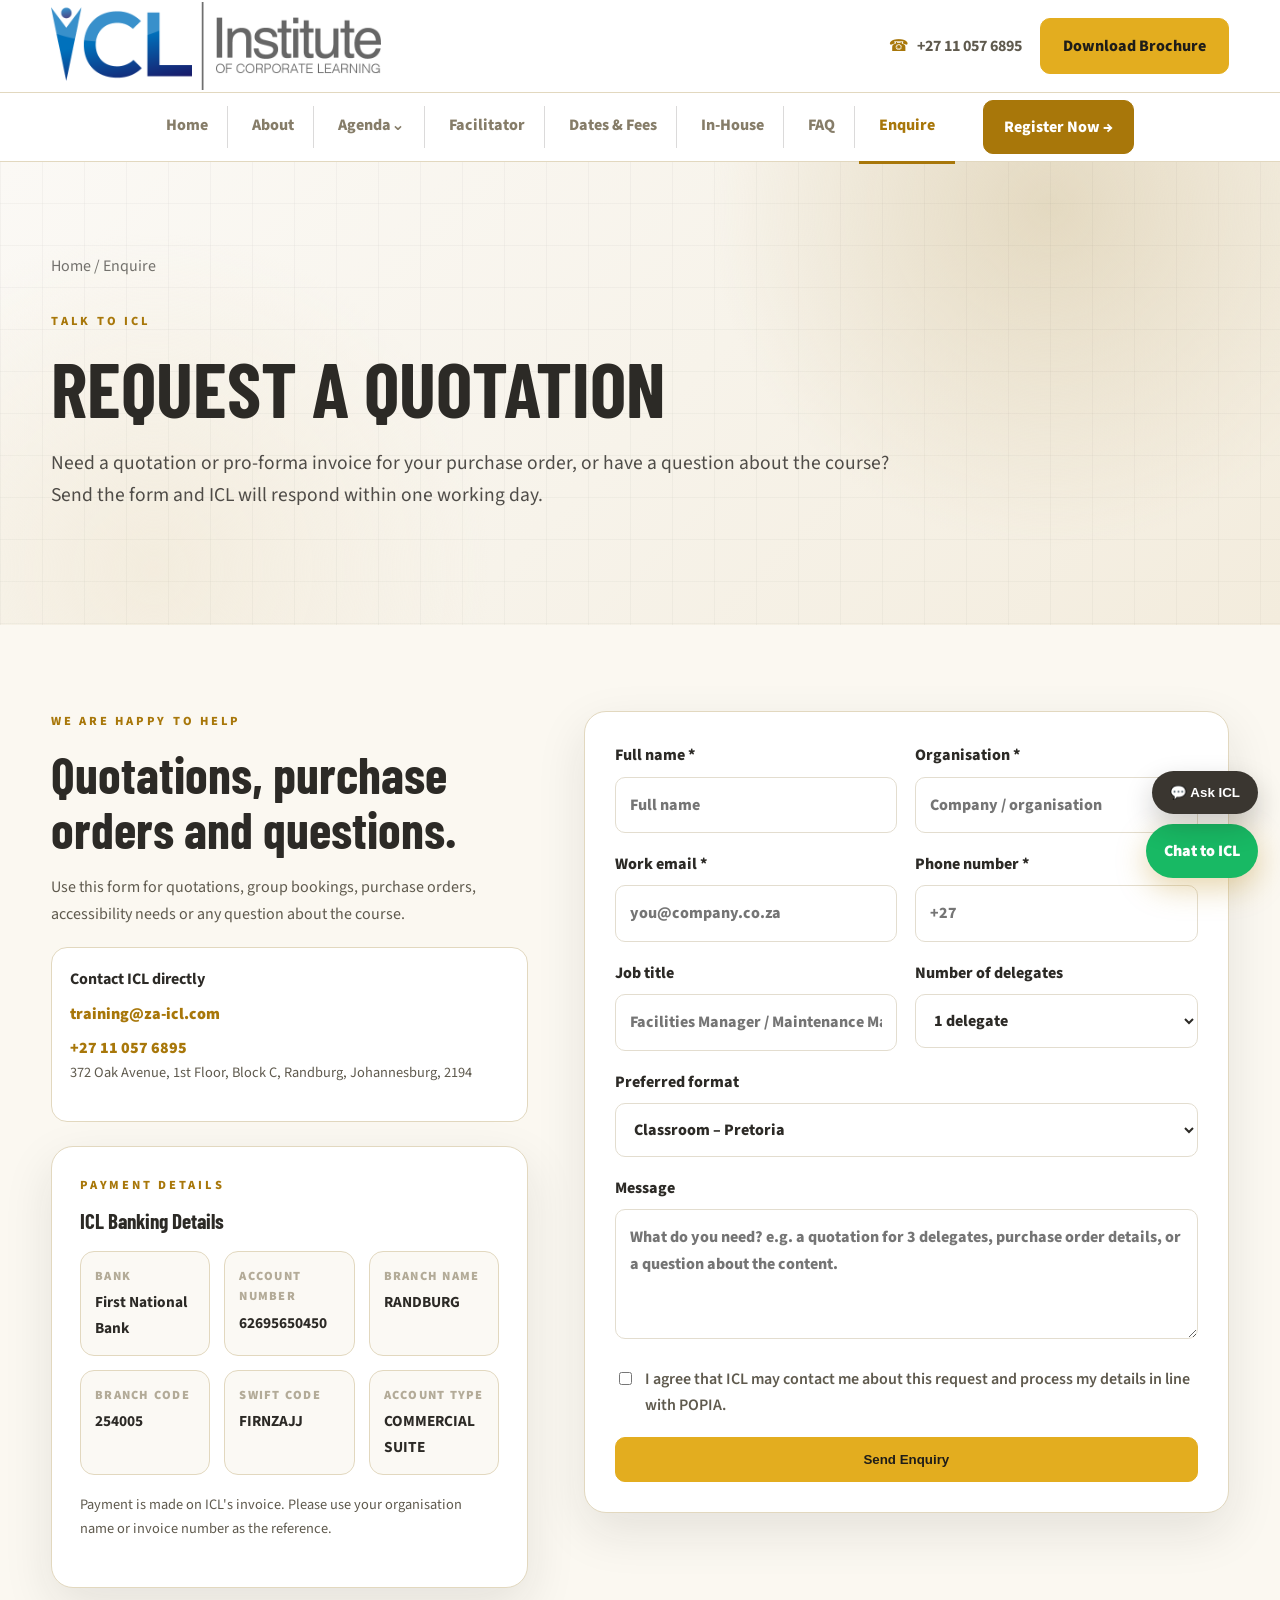
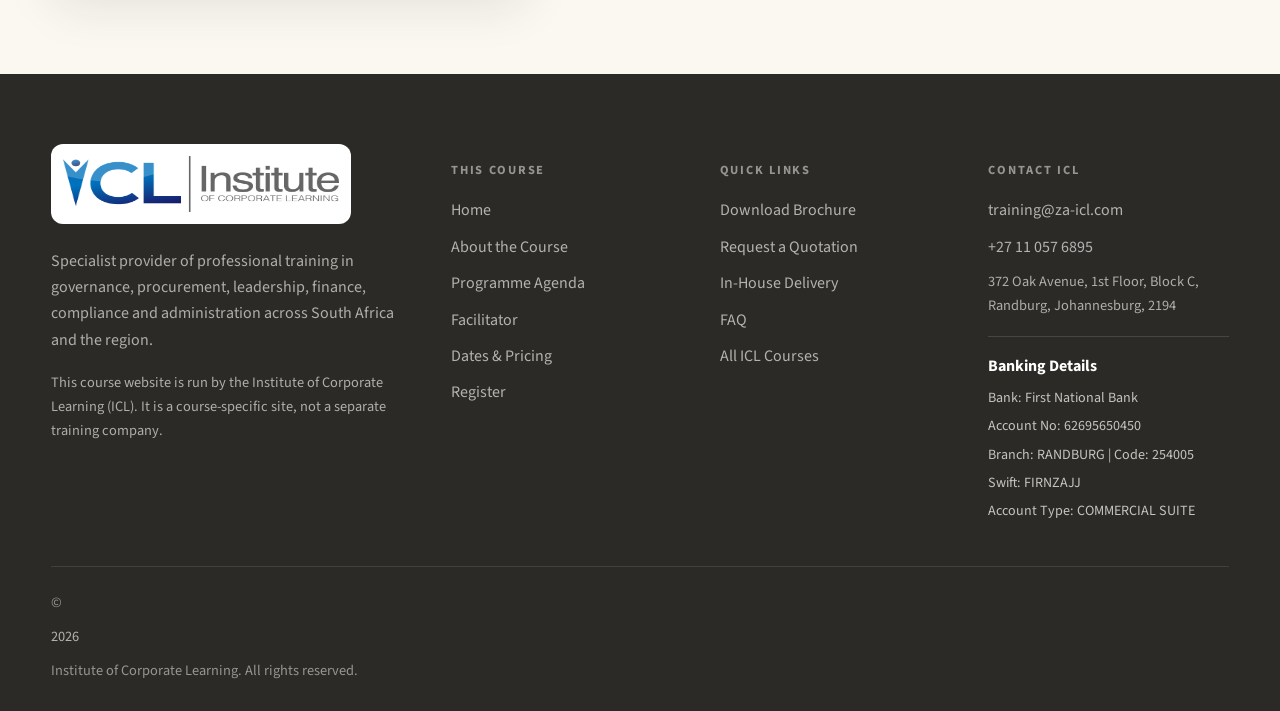
<file: enquire.html>
<!doctype html>
<html lang="en-ZA">
<head>
<meta charset="utf-8">
<meta name="viewport" content="width=device-width, initial-scale=1">
<script async src="https://www.googletagmanager.com/gtag/js?id=GT-P8QTCP7T"></script>
<script>window.dataLayer=window.dataLayer||[];function gtag(){dataLayer.push(arguments);}gtag('js',new Date());gtag('config','GT-P8QTCP7T');gtag('config','AW-630519409');</script>
<script>_linkedin_partner_id="6980089";window._linkedin_data_partner_ids=window._linkedin_data_partner_ids||[];window._linkedin_data_partner_ids.push(_linkedin_partner_id);</script>
<script>(function(l){if(!l){window.lintrk=function(a,b){window.lintrk.q.push([a,b])};window.lintrk.q=[]}var s=document.getElementsByTagName("script")[0];var b=document.createElement("script");b.type="text/javascript";b.async=true;b.src="https://snap.licdn.com/li.lms-analytics/insight.min.js";s.parentNode.insertBefore(b,s);})(window.lintrk);</script>
<title>Request a Quotation | Facilities Management Course | ICL</title>
<meta name="description" content="Request a quotation or pro-forma invoice for Facilities Management Specialist: The Complete Course on Facilities Management, or ask ICL a question.">

<link rel="canonical" href="https://facilitiesmanagementtraining.co.za/enquire.html">
<meta property="og:title" content="Request a Quotation | Facilities Management Course | ICL">
<meta property="og:description" content="Request a quotation or pro-forma invoice for Facilities Management Specialist: The Complete Course on Facilities Management, or ask ICL a question.">
<meta property="og:type" content="website">
<meta property="og:url" content="https://facilitiesmanagementtraining.co.za/enquire.html">
<meta property="og:image" content="https://facilitiesmanagementtraining.co.za/assets/img/fm-hero.jpg">
<meta name="theme-color" content="#E3AD1F">
<link rel="icon" href="/assets/img/favicon.svg" type="image/svg+xml">
<link rel="preconnect" href="https://fonts.googleapis.com">
<link rel="preconnect" href="https://fonts.gstatic.com" crossorigin>
<link href="https://fonts.googleapis.com/css2?family=Barlow+Condensed:wght@500;600;700&family=Source+Sans+3:wght@400;600;700&display=swap" rel="stylesheet">
<link rel="stylesheet" href="/assets/css/styles.css">

</head>
<body data-page="enquire.html">
<header class="site-header">
  <div class="topbar container">
    <a class="logo" href="/index.html" aria-label="Facilities Management Course home"><img src="/assets/img/icl-logo.png" alt="Institute of Corporate Learning logo" width="330" height="88"></a>
    <div class="top-actions">
      <a class="phone" href="tel:+27110576895">+27 11 057 6895</a>
      <a class="btn btn-green" href="/brochure.html">Download Brochure</a>
      <button class="menu-toggle" aria-label="Open menu" aria-expanded="false"><span></span><span></span><span></span></button>
    </div>
  </div>
  <nav class="main-nav" aria-label="Main navigation">
    <div class="container nav-wrap">
      <ul><li class="nav-item"><a class="" href="/index.html">Home</a></li><li class="nav-item"><a class="" href="/about.html">About</a></li><li class="nav-item dropdown"><a href="/agenda.html" class="">Agenda <span>⌄</span></a><div class="dropdown-menu"><a href="/agenda.html#day1">Day 1: An Overview of Facilities Management</a><a href="/agenda.html#day2">Day 2: The Basic Elements of Facilities Management</a><a href="/agenda.html#day3">Day 3: Preventive Maintenance &amp; Maintenance Strategy</a><a href="/agenda.html#day4">Day 4: Outsourcing &amp; Contracting</a><a href="/agenda.html#day5">Day 5: Performance Monitoring &amp; Benchmarking</a></div></li><li class="nav-item"><a class="" href="/facilitator.html">Facilitator</a></li><li class="nav-item"><a class="" href="/dates.html">Dates &amp; Fees</a></li><li class="nav-item"><a class="" href="/inhouse.html">In-House</a></li><li class="nav-item"><a class="" href="/faq.html">FAQ</a></li><li class="nav-item"><a class="active" href="/enquire.html">Enquire</a></li></ul>
      <a class="btn btn-dark nav-cta" href="/register.html">Register Now →</a>
    </div>
  </nav>
</header>
<main>
<section class="hero inner-hero"><div class="container"><div class="breadcrumbs">Home / Enquire</div><p class="eyebrow">Talk to ICL</p><h1>Request a Quotation</h1><p class="hero-lead">Need a quotation or pro-forma invoice for your purchase order, or have a question about the course? Send the form and ICL will respond within one working day.</p></div></section>
<section class="section"><div class="container form-layout"><div><p class="eyebrow">We are happy to help</p><h2>Quotations, purchase orders and questions.</h2><p>Use this form for quotations, group bookings, purchase orders, accessibility needs or any question about the course.</p>
<div class="contact-box"><strong>Contact ICL directly</strong><a href="mailto:training@za-icl.com">training@za-icl.com</a><a href="tel:+27110576895">+27 11 057 6895</a><p class="small">372 Oak Avenue, 1st Floor, Block C, Randburg, Johannesburg, 2194</p></div><div class="bank-card"><p class="eyebrow">Payment details</p><h3>ICL Banking Details</h3><div class="bank-grid">
<div><span>Bank</span><strong>First National Bank</strong></div><div><span>Account number</span><strong>62695650450</strong></div><div><span>Branch name</span><strong>RANDBURG</strong></div>
<div><span>Branch code</span><strong>254005</strong></div><div><span>Swift code</span><strong>FIRNZAJJ</strong></div><div><span>Account type</span><strong>COMMERCIAL SUITE</strong></div></div>
<p class="small muted">Payment is made on ICL's invoice. Please use your organisation name or invoice number as the reference.</p></div></div>
<form class="form-card" name="facilities-enquiry" method="POST" data-netlify="true" data-netlify-honeypot="bot-field" action="/thank-you/?form=enquiry" data-form-type="enquiry">
<input type="hidden" name="form-name" value="facilities-enquiry"><input type="hidden" name="subject" data-remove-prefix value="New Facilities Management Course Enquiry - %{submissionId}"><p class="hidden"><label>Do not fill this out: <input name="bot-field"></label></p>
<div class="two-col"><label>Full name *<input required name="name" autocomplete="name" placeholder="Full name"></label><label>Organisation *<input required name="organisation" autocomplete="organization" placeholder="Company / organisation"></label></div>
<div class="two-col"><label>Work email *<input required type="email" name="email" autocomplete="email" placeholder="you@company.co.za"></label><label>Phone number *<input required name="phone" autocomplete="tel" placeholder="+27"></label></div>
<div class="two-col"><label>Job title<input name="job_title" autocomplete="organization-title" placeholder="Facilities Manager / Maintenance Manager"></label><label>Number of delegates<select name="group_size"><option>1 delegate</option><option>2–5 delegates</option><option>6–10 delegates</option><option>11–20 delegates</option><option>21+ delegates</option></select></label></div>
<label>Preferred format<select name="delivery"><option>Classroom – Pretoria</option><option>Live Online</option><option>In-house for our team</option><option>Not sure yet</option></select></label>
<label>Message<textarea name="message" placeholder="What do you need? e.g. a quotation for 3 delegates, purchase order details, or a question about the content."></textarea></label>
<label class="checkbox"><input type="checkbox" name="consent" value="Yes" required> I agree that ICL may contact me about this request and process my details in line with POPIA.</label>
<button class="btn btn-green full" type="submit">Send Enquiry</button></form></div></section>
</main>

<div class="chatbot" data-chatbot>
  <button class="chatbot-toggle" type="button" aria-expanded="false" aria-controls="icl-chat-panel">💬 Ask ICL</button>
  <div class="chatbot-panel" id="icl-chat-panel" hidden>
    <div class="chatbot-head"><strong>Facilities Management Course Assistant</strong><button type="button" class="chatbot-close" aria-label="Close chat">×</button></div>
    <div class="chatbot-body">
      <p class="bot-message">Hi, I can help with dates, fees, quotations, banking details, the brochure and in-house training.</p>
      <div class="chatbot-replies">
        <button type="button" data-reply="dates">Dates &amp; fees</button>
        <button type="button" data-reply="quote">Can I get a quotation?</button>
        <button type="button" data-reply="discounts">Group discounts</button>
        <button type="button" data-reply="online">How does Live Online work?</button>
        <button type="button" data-reply="bank">Bank details</button>
        <button type="button" data-reply="brochure">Download brochure</button>
        <button type="button" data-reply="inhouse">In-house delivery</button>
        <button type="button" data-reply="contact">Speak to ICL</button>
      </div>
      <div class="chatbot-answer" aria-live="polite"></div>
    </div>
  </div>
</div>
<a class="whatsapp" href="https://wa.me/27731759758" aria-label="Chat to ICL on WhatsApp" target="_blank" rel="noopener">Chat to ICL</a>

<footer class="site-footer">
  <div class="container footer-grid">
    <div>
      <img class="footer-logo" src="/assets/img/icl-logo.png" alt="Institute of Corporate Learning logo" width="300" height="80">
      <p>Specialist provider of professional training in governance, procurement, leadership, finance, compliance and administration across South Africa and the region.</p>
      <p class="small">This course website is run by the Institute of Corporate Learning (ICL). It is a course-specific site, not a separate training company.</p>
    </div>
    <div>
      <h4>This Course</h4>
      <a href="/index.html">Home</a><a href="/about.html">About the Course</a><a href="/agenda.html">Programme Agenda</a><a href="/facilitator.html">Facilitator</a><a href="/dates.html">Dates &amp; Pricing</a><a href="/register.html">Register</a>
    </div>
    <div>
      <h4>Quick Links</h4>
      <a href="/brochure.html">Download Brochure</a><a href="/enquire.html">Request a Quotation</a><a href="/inhouse.html">In-House Delivery</a><a href="/faq.html">FAQ</a><a href="https://www.za-icl.com/" target="_blank" rel="noopener">All ICL Courses</a>
    </div>
    <div>
      <h4>Contact ICL</h4>
      <a href="mailto:training@za-icl.com">training@za-icl.com</a>
      <a href="tel:+27110576895">+27 11 057 6895</a>
      <p class="small">372 Oak Avenue, 1st Floor, Block C, Randburg, Johannesburg, 2194</p>
      <div class="bank-mini">
        <strong>Banking Details</strong>
        <span>Bank: First National Bank</span><span>Account No: 62695650450</span><span>Branch: RANDBURG | Code: 254005</span><span>Swift: FIRNZAJJ</span><span>Account Type: COMMERCIAL SUITE</span>
      </div>
    </div>
  </div>
  <div class="container copyright">© <span id="year"></span> Institute of Corporate Learning. All rights reserved.</div>
</footer>
<div class="netlify-form-blueprints" aria-hidden="true"><form name="facilities-registration" method="POST" data-netlify="true" data-netlify-honeypot="bot-field" action="/thank-you/" hidden><input type="hidden" name="form-name" value="facilities-registration"><input name="subject"><input name="bot-field"><input name="session"><input name="delivery"><input name="venue_or_platform"><input name="unit_fee_excl_vat"><input name="organisation"><input name="vat"><input name="billing_contact"><input name="billing_email"><input name="billing_phone"><input name="po_required"><input name="delegate_count"><input name="estimated_training_fee_excl_vat"><input name="group_discount_package"><input name="group_discount_rate"><input name="group_discount_amount_excl_vat"><input name="delegate_1_full_name"><input name="delegate_1_job_title"><input name="delegate_1_email"><input name="delegate_1_phone"><input name="delegate_1_dietary"><input name="delegate_1_accessibility_notes"><input name="delegate_2_full_name"><input name="delegate_2_job_title"><input name="delegate_2_email"><input name="delegate_2_phone"><input name="delegate_2_dietary"><input name="delegate_2_accessibility_notes"><input name="delegate_3_full_name"><input name="delegate_3_job_title"><input name="delegate_3_email"><input name="delegate_3_phone"><input name="delegate_3_dietary"><input name="delegate_3_accessibility_notes"><input name="delegate_4_full_name"><input name="delegate_4_job_title"><input name="delegate_4_email"><input name="delegate_4_phone"><input name="delegate_4_dietary"><input name="delegate_4_accessibility_notes"><input name="delegate_5_full_name"><input name="delegate_5_job_title"><input name="delegate_5_email"><input name="delegate_5_phone"><input name="delegate_5_dietary"><input name="delegate_5_accessibility_notes"><input name="delegate_6_full_name"><input name="delegate_6_job_title"><input name="delegate_6_email"><input name="delegate_6_phone"><input name="delegate_6_dietary"><input name="delegate_6_accessibility_notes"><input name="delegate_7_full_name"><input name="delegate_7_job_title"><input name="delegate_7_email"><input name="delegate_7_phone"><input name="delegate_7_dietary"><input name="delegate_7_accessibility_notes"><input name="delegate_8_full_name"><input name="delegate_8_job_title"><input name="delegate_8_email"><input name="delegate_8_phone"><input name="delegate_8_dietary"><input name="delegate_8_accessibility_notes"><input name="delegate_9_full_name"><input name="delegate_9_job_title"><input name="delegate_9_email"><input name="delegate_9_phone"><input name="delegate_9_dietary"><input name="delegate_9_accessibility_notes"><input name="delegate_10_full_name"><input name="delegate_10_job_title"><input name="delegate_10_email"><input name="delegate_10_phone"><input name="delegate_10_dietary"><input name="delegate_10_accessibility_notes"><input name="message"><input name="consent"><input name="lead_source"><input name="landing_page"><input name="utm_source"><input name="utm_medium"><input name="utm_campaign"><input name="utm_content"><input name="utm_term"><input name="gclid"><input name="li_fat_id"></form><form name="facilities-enquiry" method="POST" data-netlify="true" data-netlify-honeypot="bot-field" action="/thank-you/?form=enquiry" hidden><input type="hidden" name="form-name" value="facilities-enquiry"><input name="subject"><input name="bot-field"><input name="name"><input name="organisation"><input name="email"><input name="phone"><input name="job_title"><input name="group_size"><input name="delivery"><input name="message"><input name="consent"><input name="lead_source"><input name="landing_page"><input name="utm_source"><input name="utm_medium"><input name="utm_campaign"><input name="utm_content"><input name="utm_term"><input name="gclid"><input name="li_fat_id"></form><form name="facilities-inhouse-proposal" method="POST" data-netlify="true" data-netlify-honeypot="bot-field" action="/thank-you/?form=inhouse" hidden><input type="hidden" name="form-name" value="facilities-inhouse-proposal"><input name="subject"><input name="bot-field"><input name="name"><input name="organisation"><input name="email"><input name="phone"><input name="job_title"><input name="group_size"><input name="delivery"><input name="message"><input name="consent"><input name="location"><input name="preferred_dates"><input name="lead_source"><input name="landing_page"><input name="utm_source"><input name="utm_medium"><input name="utm_campaign"><input name="utm_content"><input name="utm_term"><input name="gclid"><input name="li_fat_id"></form><form name="facilities-brochure-request" method="POST" data-netlify="true" data-netlify-honeypot="bot-field" action="/brochure-download/" hidden><input type="hidden" name="form-name" value="facilities-brochure-request"><input name="subject"><input name="bot-field"><input name="name"><input name="organisation"><input name="email"><input name="phone"><input name="job_title"><input name="interest"><input name="estimated_delegates"><input name="consent"><input name="lead_source"><input name="landing_page"><input name="utm_source"><input name="utm_medium"><input name="utm_campaign"><input name="utm_content"><input name="utm_term"><input name="gclid"><input name="li_fat_id"></form></div>
<script>window.ICL_SITE={"chat": {"dates": "<strong>Dates &amp; fees</strong><br>15 \u2013 19 March 2027 \u2013 Pretoria classroom<br>15 \u2013 19 March 2027 \u2013 Live Online<br><br>Classroom: <strong>R24 999.00 excl. VAT</strong><br>Live Online: <strong>R18 650.00 excl. VAT</strong><br><a href='/register.html'>Register now</a>", "quote": "<strong>Quotation</strong><br>Yes. Send the enquiry form or email <a href='mailto:training@za-icl.com'>training@za-icl.com</a> and ICL will prepare a quotation or pro-forma invoice for your purchase order.<br><a href='/enquire.html'>Request a quotation</a>", "discounts": "<strong>Group bookings</strong><br>3\u20135 delegates: 10% off.<br>6\u20139 delegates: 15% off.<br>10+ delegates: custom quotation or in-house proposal.<br><a href='/register.html'>Register a team</a>", "online": "<strong>Live Online</strong><br>The same instructor-led programme, delivered live in a virtual classroom over the same five days, with digital course materials and the ICL Certificate of Completion. Joining details are sent with your booking confirmation.", "bank": "<strong>ICL banking details</strong><br>Bank: First National Bank<br>Account no: 62695650450<br>Branch: RANDBURG (254005)<br>Swift: FIRNZAJJ<br>Account type: COMMERCIAL SUITE<br><br>Use your organisation name or invoice number as the reference once invoiced.", "brochure": "<strong>Brochure</strong><br>Complete the short form and the PDF download appears straight away.<br><a href='/brochure.html'>Get the brochure</a>", "inhouse": "<strong>In-house delivery</strong><br>ICL can run this course privately for your team at your venue or online, adapted to your organisation.<br><a href='/inhouse.html'>Request an in-house proposal</a>", "contact": "<strong>Contact ICL</strong><br>Email: <a href='mailto:training@za-icl.com'>training@za-icl.com</a><br>Tel: <a href='tel:+27110576895'>+27 11 057 6895</a><br>WhatsApp: <a href='https://wa.me/27731759758' target='_blank' rel='noopener'>+27 73 175 9758</a><br><a href='/enquire.html'>Send an enquiry</a>"}, "jobTitlePlaceholder": "Facilities Manager / Maintenance Manager"};</script>
<script src="/assets/js/main.js" defer></script>

</body>
</html>
</file>
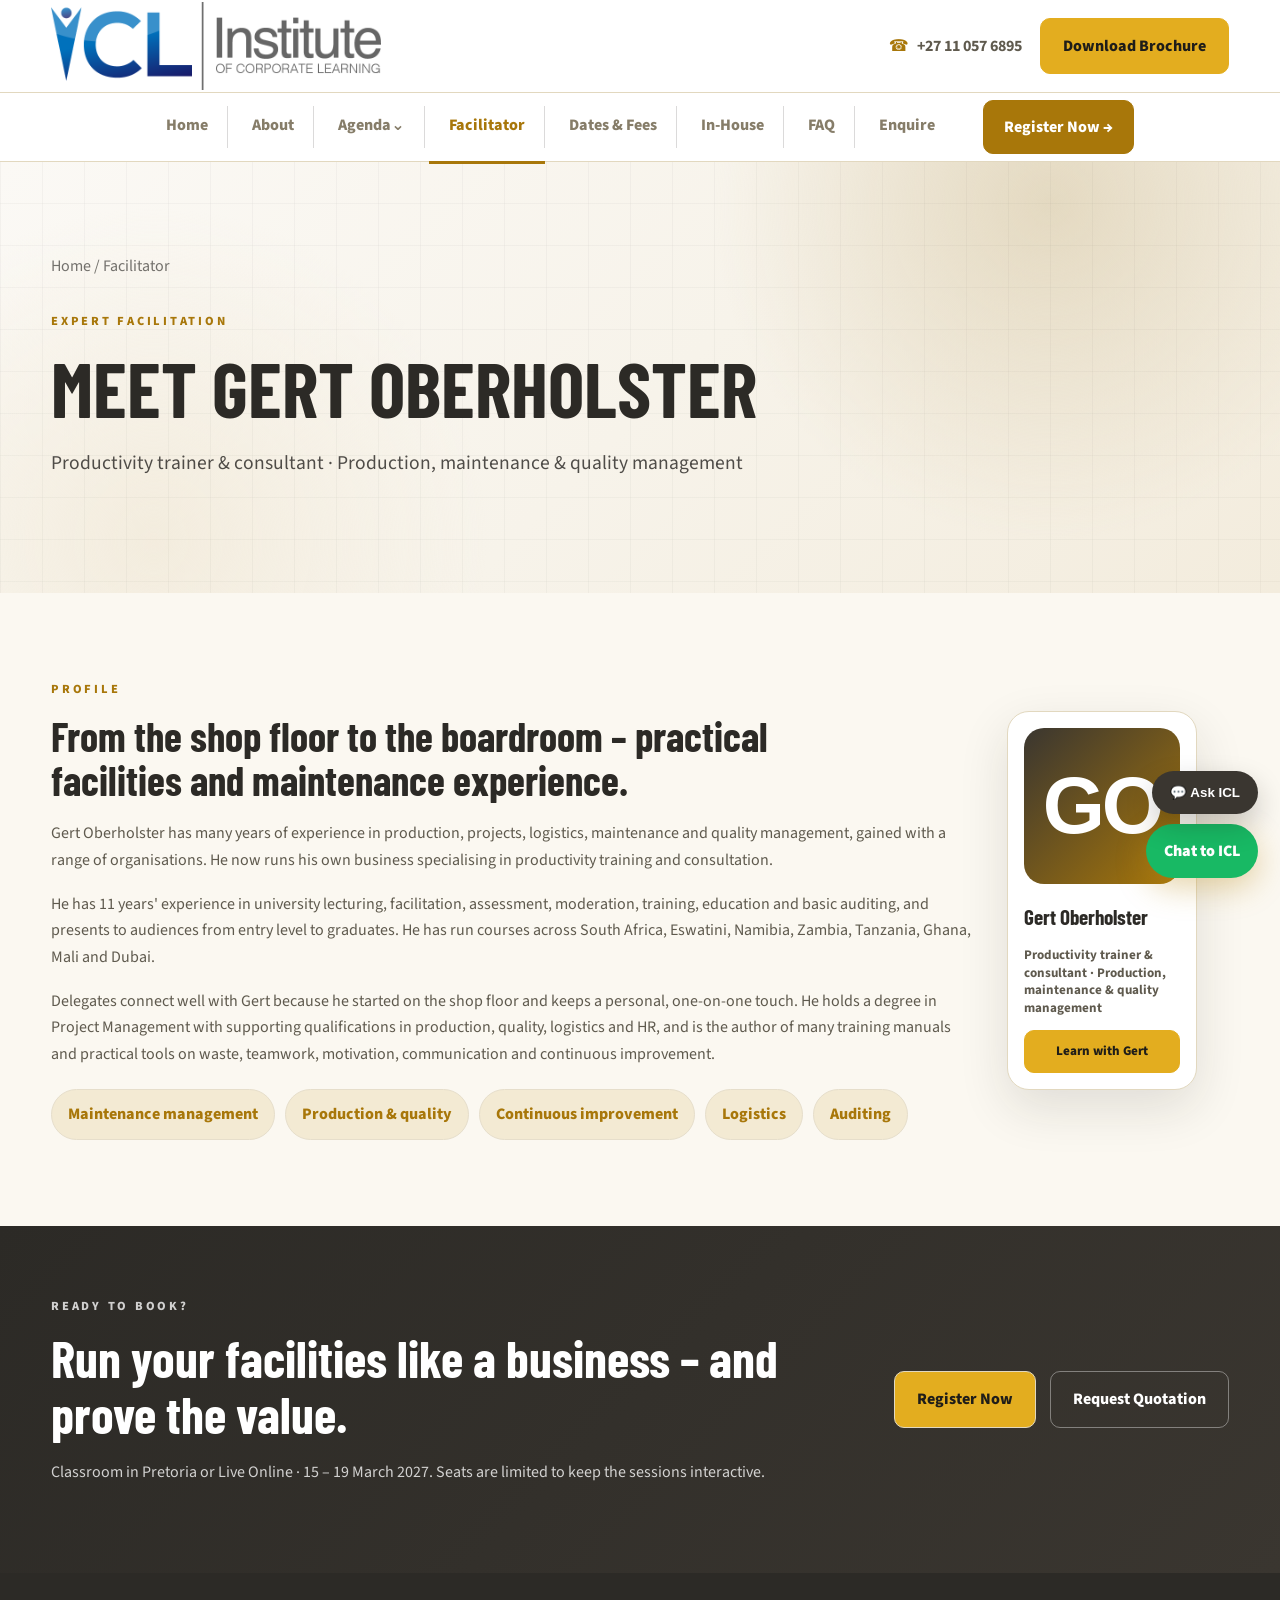
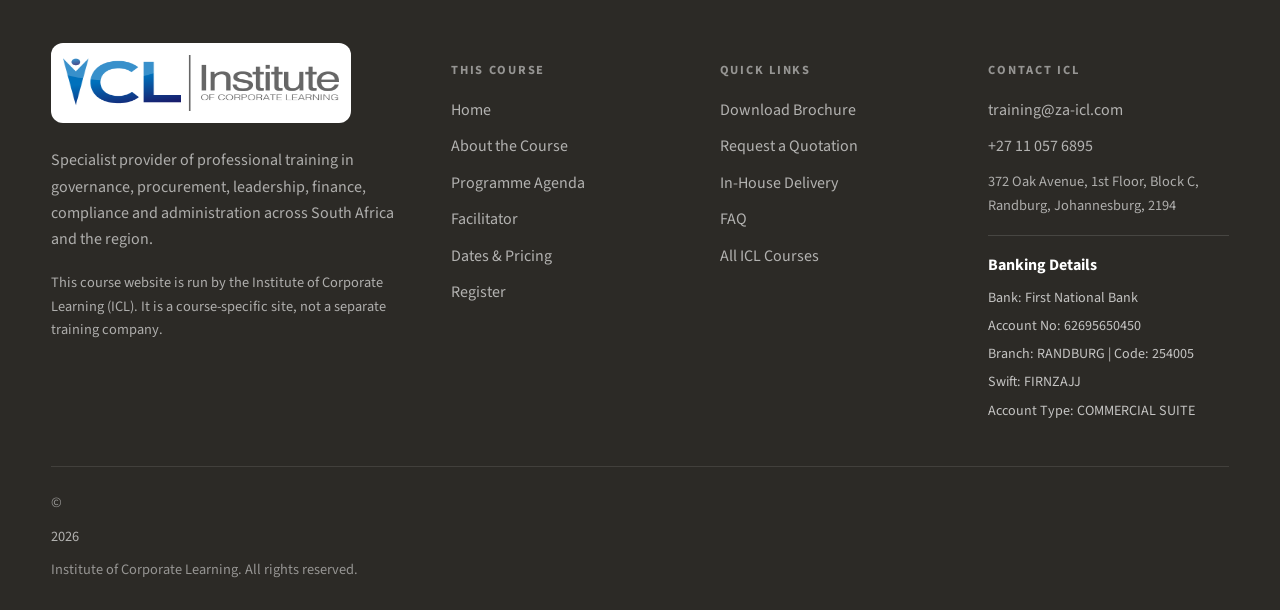
<file: facilitator.html>
<!doctype html>
<html lang="en-ZA">
<head>
<meta charset="utf-8">
<meta name="viewport" content="width=device-width, initial-scale=1">
<script async src="https://www.googletagmanager.com/gtag/js?id=GT-P8QTCP7T"></script>
<script>window.dataLayer=window.dataLayer||[];function gtag(){dataLayer.push(arguments);}gtag('js',new Date());gtag('config','GT-P8QTCP7T');gtag('config','AW-630519409');</script>
<script>_linkedin_partner_id="6980089";window._linkedin_data_partner_ids=window._linkedin_data_partner_ids||[];window._linkedin_data_partner_ids.push(_linkedin_partner_id);</script>
<script>(function(l){if(!l){window.lintrk=function(a,b){window.lintrk.q.push([a,b])};window.lintrk.q=[]}var s=document.getElementsByTagName("script")[0];var b=document.createElement("script");b.type="text/javascript";b.async=true;b.src="https://snap.licdn.com/li.lms-analytics/insight.min.js";s.parentNode.insertBefore(b,s);})(window.lintrk);</script>
<title>Facilitator: Gert Oberholster | Facilities Management Course | ICL</title>
<meta name="description" content="Gert Oberholster, Productivity trainer &amp; consultant · Production, maintenance &amp; quality management, facilitates the Facilities Management Specialist: The Complete Course on Facilities Management.">

<link rel="canonical" href="https://facilitiesmanagementtraining.co.za/facilitator.html">
<meta property="og:title" content="Facilitator: Gert Oberholster | Facilities Management Course | ICL">
<meta property="og:description" content="Gert Oberholster, Productivity trainer &amp; consultant · Production, maintenance &amp; quality management, facilitates the Facilities Management Specialist: The Complete Course on Facilities Management.">
<meta property="og:type" content="website">
<meta property="og:url" content="https://facilitiesmanagementtraining.co.za/facilitator.html">
<meta property="og:image" content="https://facilitiesmanagementtraining.co.za/assets/img/fm-hero.jpg">
<meta name="theme-color" content="#E3AD1F">
<link rel="icon" href="/assets/img/favicon.svg" type="image/svg+xml">
<link rel="preconnect" href="https://fonts.googleapis.com">
<link rel="preconnect" href="https://fonts.gstatic.com" crossorigin>
<link href="https://fonts.googleapis.com/css2?family=Barlow+Condensed:wght@500;600;700&family=Source+Sans+3:wght@400;600;700&display=swap" rel="stylesheet">
<link rel="stylesheet" href="/assets/css/styles.css">

</head>
<body data-page="facilitator.html">
<header class="site-header">
  <div class="topbar container">
    <a class="logo" href="/index.html" aria-label="Facilities Management Course home"><img src="/assets/img/icl-logo.png" alt="Institute of Corporate Learning logo" width="330" height="88"></a>
    <div class="top-actions">
      <a class="phone" href="tel:+27110576895">+27 11 057 6895</a>
      <a class="btn btn-green" href="/brochure.html">Download Brochure</a>
      <button class="menu-toggle" aria-label="Open menu" aria-expanded="false"><span></span><span></span><span></span></button>
    </div>
  </div>
  <nav class="main-nav" aria-label="Main navigation">
    <div class="container nav-wrap">
      <ul><li class="nav-item"><a class="" href="/index.html">Home</a></li><li class="nav-item"><a class="" href="/about.html">About</a></li><li class="nav-item dropdown"><a href="/agenda.html" class="">Agenda <span>⌄</span></a><div class="dropdown-menu"><a href="/agenda.html#day1">Day 1: An Overview of Facilities Management</a><a href="/agenda.html#day2">Day 2: The Basic Elements of Facilities Management</a><a href="/agenda.html#day3">Day 3: Preventive Maintenance &amp; Maintenance Strategy</a><a href="/agenda.html#day4">Day 4: Outsourcing &amp; Contracting</a><a href="/agenda.html#day5">Day 5: Performance Monitoring &amp; Benchmarking</a></div></li><li class="nav-item"><a class="active" href="/facilitator.html">Facilitator</a></li><li class="nav-item"><a class="" href="/dates.html">Dates &amp; Fees</a></li><li class="nav-item"><a class="" href="/inhouse.html">In-House</a></li><li class="nav-item"><a class="" href="/faq.html">FAQ</a></li><li class="nav-item"><a class="" href="/enquire.html">Enquire</a></li></ul>
      <a class="btn btn-dark nav-cta" href="/register.html">Register Now →</a>
    </div>
  </nav>
</header>
<main>
<section class="hero inner-hero"><div class="container"><div class="breadcrumbs">Home / Facilitator</div><p class="eyebrow">Expert facilitation</p><h1>Meet Gert Oberholster</h1><p class="hero-lead">Productivity trainer &amp; consultant · Production, maintenance &amp; quality management</p></div></section>
<section class="section"><div class="container facilitator-layout"><aside class="profile-side"><div class="fac-initials" role="img" aria-label="Gert Oberholster">GO</div><h3>Gert Oberholster</h3><p>Productivity trainer &amp; consultant · Production, maintenance &amp; quality management</p><a class="btn btn-green full" href="/register.html">Learn with Gert</a></aside>
<div class="profile-main"><p class="eyebrow">Profile</p><h2>From the shop floor to the boardroom – practical facilities and maintenance experience.</h2><p>Gert Oberholster has many years of experience in production, projects, logistics, maintenance and quality management, gained with a range of organisations. He now runs his own business specialising in productivity training and consultation.</p><p>He has 11 years&#x27; experience in university lecturing, facilitation, assessment, moderation, training, education and basic auditing, and presents to audiences from entry level to graduates. He has run courses across South Africa, Eswatini, Namibia, Zambia, Tanzania, Ghana, Mali and Dubai.</p><p>Delegates connect well with Gert because he started on the shop floor and keeps a personal, one-on-one touch. He holds a degree in Project Management with supporting qualifications in production, quality, logistics and HR, and is the author of many training manuals and practical tools on waste, teamwork, motivation, communication and continuous improvement.</p><div class="tag-list"><span>Maintenance management</span><span>Production &amp; quality</span><span>Continuous improvement</span><span>Logistics</span><span>Auditing</span></div></div></div></section>
<section class="cta-band"><div class="container cta-grid"><div><p class="eyebrow">Ready to book?</p><h2>Run your facilities like a business – and prove the value.</h2><p>Classroom in Pretoria or Live Online · 15 – 19 March 2027. Seats are limited to keep the sessions interactive.</p></div><div class="cta-actions"><a class="btn btn-light" href="/register.html">Register Now</a><a class="btn btn-outline" href="/enquire.html">Request Quotation</a></div></div></section>
</main>

<div class="chatbot" data-chatbot>
  <button class="chatbot-toggle" type="button" aria-expanded="false" aria-controls="icl-chat-panel">💬 Ask ICL</button>
  <div class="chatbot-panel" id="icl-chat-panel" hidden>
    <div class="chatbot-head"><strong>Facilities Management Course Assistant</strong><button type="button" class="chatbot-close" aria-label="Close chat">×</button></div>
    <div class="chatbot-body">
      <p class="bot-message">Hi, I can help with dates, fees, quotations, banking details, the brochure and in-house training.</p>
      <div class="chatbot-replies">
        <button type="button" data-reply="dates">Dates &amp; fees</button>
        <button type="button" data-reply="quote">Can I get a quotation?</button>
        <button type="button" data-reply="discounts">Group discounts</button>
        <button type="button" data-reply="online">How does Live Online work?</button>
        <button type="button" data-reply="bank">Bank details</button>
        <button type="button" data-reply="brochure">Download brochure</button>
        <button type="button" data-reply="inhouse">In-house delivery</button>
        <button type="button" data-reply="contact">Speak to ICL</button>
      </div>
      <div class="chatbot-answer" aria-live="polite"></div>
    </div>
  </div>
</div>
<a class="whatsapp" href="https://wa.me/27731759758" aria-label="Chat to ICL on WhatsApp" target="_blank" rel="noopener">Chat to ICL</a>

<footer class="site-footer">
  <div class="container footer-grid">
    <div>
      <img class="footer-logo" src="/assets/img/icl-logo.png" alt="Institute of Corporate Learning logo" width="300" height="80">
      <p>Specialist provider of professional training in governance, procurement, leadership, finance, compliance and administration across South Africa and the region.</p>
      <p class="small">This course website is run by the Institute of Corporate Learning (ICL). It is a course-specific site, not a separate training company.</p>
    </div>
    <div>
      <h4>This Course</h4>
      <a href="/index.html">Home</a><a href="/about.html">About the Course</a><a href="/agenda.html">Programme Agenda</a><a href="/facilitator.html">Facilitator</a><a href="/dates.html">Dates &amp; Pricing</a><a href="/register.html">Register</a>
    </div>
    <div>
      <h4>Quick Links</h4>
      <a href="/brochure.html">Download Brochure</a><a href="/enquire.html">Request a Quotation</a><a href="/inhouse.html">In-House Delivery</a><a href="/faq.html">FAQ</a><a href="https://www.za-icl.com/" target="_blank" rel="noopener">All ICL Courses</a>
    </div>
    <div>
      <h4>Contact ICL</h4>
      <a href="mailto:training@za-icl.com">training@za-icl.com</a>
      <a href="tel:+27110576895">+27 11 057 6895</a>
      <p class="small">372 Oak Avenue, 1st Floor, Block C, Randburg, Johannesburg, 2194</p>
      <div class="bank-mini">
        <strong>Banking Details</strong>
        <span>Bank: First National Bank</span><span>Account No: 62695650450</span><span>Branch: RANDBURG | Code: 254005</span><span>Swift: FIRNZAJJ</span><span>Account Type: COMMERCIAL SUITE</span>
      </div>
    </div>
  </div>
  <div class="container copyright">© <span id="year"></span> Institute of Corporate Learning. All rights reserved.</div>
</footer>
<div class="netlify-form-blueprints" aria-hidden="true"><form name="facilities-registration" method="POST" data-netlify="true" data-netlify-honeypot="bot-field" action="/thank-you/" hidden><input type="hidden" name="form-name" value="facilities-registration"><input name="subject"><input name="bot-field"><input name="session"><input name="delivery"><input name="venue_or_platform"><input name="unit_fee_excl_vat"><input name="organisation"><input name="vat"><input name="billing_contact"><input name="billing_email"><input name="billing_phone"><input name="po_required"><input name="delegate_count"><input name="estimated_training_fee_excl_vat"><input name="group_discount_package"><input name="group_discount_rate"><input name="group_discount_amount_excl_vat"><input name="delegate_1_full_name"><input name="delegate_1_job_title"><input name="delegate_1_email"><input name="delegate_1_phone"><input name="delegate_1_dietary"><input name="delegate_1_accessibility_notes"><input name="delegate_2_full_name"><input name="delegate_2_job_title"><input name="delegate_2_email"><input name="delegate_2_phone"><input name="delegate_2_dietary"><input name="delegate_2_accessibility_notes"><input name="delegate_3_full_name"><input name="delegate_3_job_title"><input name="delegate_3_email"><input name="delegate_3_phone"><input name="delegate_3_dietary"><input name="delegate_3_accessibility_notes"><input name="delegate_4_full_name"><input name="delegate_4_job_title"><input name="delegate_4_email"><input name="delegate_4_phone"><input name="delegate_4_dietary"><input name="delegate_4_accessibility_notes"><input name="delegate_5_full_name"><input name="delegate_5_job_title"><input name="delegate_5_email"><input name="delegate_5_phone"><input name="delegate_5_dietary"><input name="delegate_5_accessibility_notes"><input name="delegate_6_full_name"><input name="delegate_6_job_title"><input name="delegate_6_email"><input name="delegate_6_phone"><input name="delegate_6_dietary"><input name="delegate_6_accessibility_notes"><input name="delegate_7_full_name"><input name="delegate_7_job_title"><input name="delegate_7_email"><input name="delegate_7_phone"><input name="delegate_7_dietary"><input name="delegate_7_accessibility_notes"><input name="delegate_8_full_name"><input name="delegate_8_job_title"><input name="delegate_8_email"><input name="delegate_8_phone"><input name="delegate_8_dietary"><input name="delegate_8_accessibility_notes"><input name="delegate_9_full_name"><input name="delegate_9_job_title"><input name="delegate_9_email"><input name="delegate_9_phone"><input name="delegate_9_dietary"><input name="delegate_9_accessibility_notes"><input name="delegate_10_full_name"><input name="delegate_10_job_title"><input name="delegate_10_email"><input name="delegate_10_phone"><input name="delegate_10_dietary"><input name="delegate_10_accessibility_notes"><input name="message"><input name="consent"><input name="lead_source"><input name="landing_page"><input name="utm_source"><input name="utm_medium"><input name="utm_campaign"><input name="utm_content"><input name="utm_term"><input name="gclid"><input name="li_fat_id"></form><form name="facilities-enquiry" method="POST" data-netlify="true" data-netlify-honeypot="bot-field" action="/thank-you/?form=enquiry" hidden><input type="hidden" name="form-name" value="facilities-enquiry"><input name="subject"><input name="bot-field"><input name="name"><input name="organisation"><input name="email"><input name="phone"><input name="job_title"><input name="group_size"><input name="delivery"><input name="message"><input name="consent"><input name="lead_source"><input name="landing_page"><input name="utm_source"><input name="utm_medium"><input name="utm_campaign"><input name="utm_content"><input name="utm_term"><input name="gclid"><input name="li_fat_id"></form><form name="facilities-inhouse-proposal" method="POST" data-netlify="true" data-netlify-honeypot="bot-field" action="/thank-you/?form=inhouse" hidden><input type="hidden" name="form-name" value="facilities-inhouse-proposal"><input name="subject"><input name="bot-field"><input name="name"><input name="organisation"><input name="email"><input name="phone"><input name="job_title"><input name="group_size"><input name="delivery"><input name="message"><input name="consent"><input name="location"><input name="preferred_dates"><input name="lead_source"><input name="landing_page"><input name="utm_source"><input name="utm_medium"><input name="utm_campaign"><input name="utm_content"><input name="utm_term"><input name="gclid"><input name="li_fat_id"></form><form name="facilities-brochure-request" method="POST" data-netlify="true" data-netlify-honeypot="bot-field" action="/brochure-download/" hidden><input type="hidden" name="form-name" value="facilities-brochure-request"><input name="subject"><input name="bot-field"><input name="name"><input name="organisation"><input name="email"><input name="phone"><input name="job_title"><input name="interest"><input name="estimated_delegates"><input name="consent"><input name="lead_source"><input name="landing_page"><input name="utm_source"><input name="utm_medium"><input name="utm_campaign"><input name="utm_content"><input name="utm_term"><input name="gclid"><input name="li_fat_id"></form></div>
<script>window.ICL_SITE={"chat": {"dates": "<strong>Dates &amp; fees</strong><br>15 \u2013 19 March 2027 \u2013 Pretoria classroom<br>15 \u2013 19 March 2027 \u2013 Live Online<br><br>Classroom: <strong>R24 999.00 excl. VAT</strong><br>Live Online: <strong>R18 650.00 excl. VAT</strong><br><a href='/register.html'>Register now</a>", "quote": "<strong>Quotation</strong><br>Yes. Send the enquiry form or email <a href='mailto:training@za-icl.com'>training@za-icl.com</a> and ICL will prepare a quotation or pro-forma invoice for your purchase order.<br><a href='/enquire.html'>Request a quotation</a>", "discounts": "<strong>Group bookings</strong><br>3\u20135 delegates: 10% off.<br>6\u20139 delegates: 15% off.<br>10+ delegates: custom quotation or in-house proposal.<br><a href='/register.html'>Register a team</a>", "online": "<strong>Live Online</strong><br>The same instructor-led programme, delivered live in a virtual classroom over the same five days, with digital course materials and the ICL Certificate of Completion. Joining details are sent with your booking confirmation.", "bank": "<strong>ICL banking details</strong><br>Bank: First National Bank<br>Account no: 62695650450<br>Branch: RANDBURG (254005)<br>Swift: FIRNZAJJ<br>Account type: COMMERCIAL SUITE<br><br>Use your organisation name or invoice number as the reference once invoiced.", "brochure": "<strong>Brochure</strong><br>Complete the short form and the PDF download appears straight away.<br><a href='/brochure.html'>Get the brochure</a>", "inhouse": "<strong>In-house delivery</strong><br>ICL can run this course privately for your team at your venue or online, adapted to your organisation.<br><a href='/inhouse.html'>Request an in-house proposal</a>", "contact": "<strong>Contact ICL</strong><br>Email: <a href='mailto:training@za-icl.com'>training@za-icl.com</a><br>Tel: <a href='tel:+27110576895'>+27 11 057 6895</a><br>WhatsApp: <a href='https://wa.me/27731759758' target='_blank' rel='noopener'>+27 73 175 9758</a><br><a href='/enquire.html'>Send an enquiry</a>"}, "jobTitlePlaceholder": "Facilities Manager / Maintenance Manager"};</script>
<script src="/assets/js/main.js" defer></script>

</body>
</html>
</file>
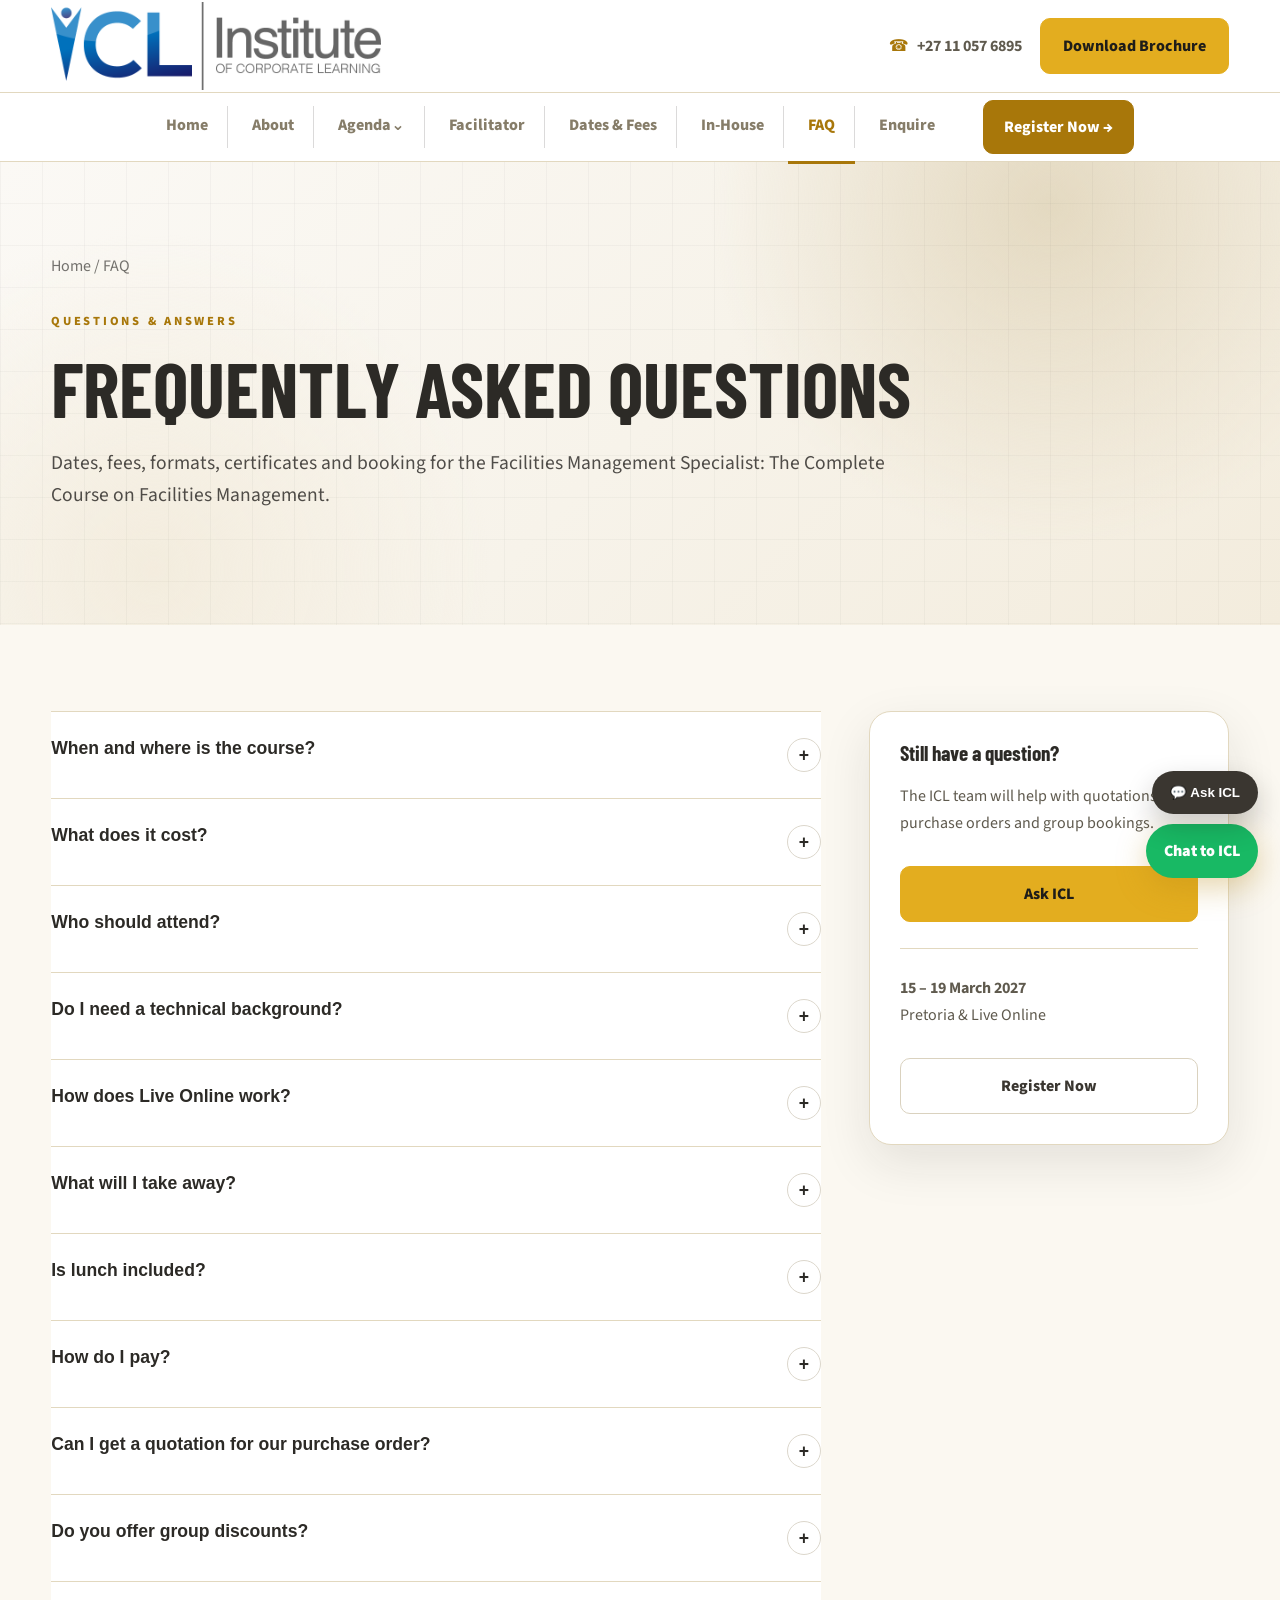
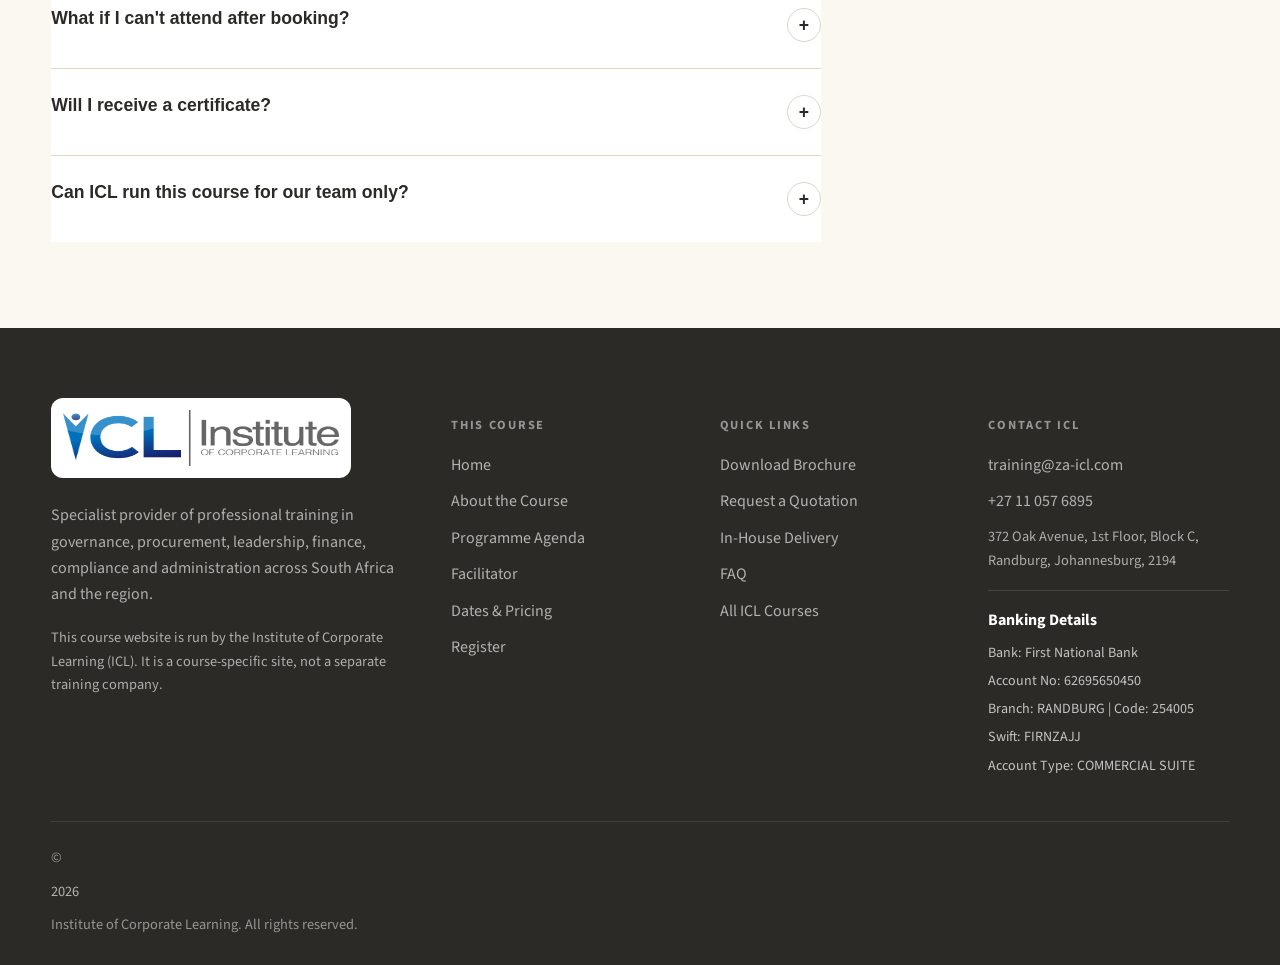
<file: faq.html>
<!doctype html>
<html lang="en-ZA">
<head>
<meta charset="utf-8">
<meta name="viewport" content="width=device-width, initial-scale=1">
<script async src="https://www.googletagmanager.com/gtag/js?id=GT-P8QTCP7T"></script>
<script>window.dataLayer=window.dataLayer||[];function gtag(){dataLayer.push(arguments);}gtag('js',new Date());gtag('config','GT-P8QTCP7T');gtag('config','AW-630519409');</script>
<script>_linkedin_partner_id="6980089";window._linkedin_data_partner_ids=window._linkedin_data_partner_ids||[];window._linkedin_data_partner_ids.push(_linkedin_partner_id);</script>
<script>(function(l){if(!l){window.lintrk=function(a,b){window.lintrk.q.push([a,b])};window.lintrk.q=[]}var s=document.getElementsByTagName("script")[0];var b=document.createElement("script");b.type="text/javascript";b.async=true;b.src="https://snap.licdn.com/li.lms-analytics/insight.min.js";s.parentNode.insertBefore(b,s);})(window.lintrk);</script>
<title>FAQ | Facilities Management Course | ICL</title>
<meta name="description" content="Answers about dates, fees, Live Online, certificates and booking for Facilities Management Specialist: The Complete Course on Facilities Management.">

<link rel="canonical" href="https://facilitiesmanagementtraining.co.za/faq.html">
<meta property="og:title" content="FAQ | Facilities Management Course | ICL">
<meta property="og:description" content="Answers about dates, fees, Live Online, certificates and booking for Facilities Management Specialist: The Complete Course on Facilities Management.">
<meta property="og:type" content="website">
<meta property="og:url" content="https://facilitiesmanagementtraining.co.za/faq.html">
<meta property="og:image" content="https://facilitiesmanagementtraining.co.za/assets/img/fm-hero.jpg">
<meta name="theme-color" content="#E3AD1F">
<link rel="icon" href="/assets/img/favicon.svg" type="image/svg+xml">
<link rel="preconnect" href="https://fonts.googleapis.com">
<link rel="preconnect" href="https://fonts.gstatic.com" crossorigin>
<link href="https://fonts.googleapis.com/css2?family=Barlow+Condensed:wght@500;600;700&family=Source+Sans+3:wght@400;600;700&display=swap" rel="stylesheet">
<link rel="stylesheet" href="/assets/css/styles.css">
<script type="application/ld+json">{"@context": "https://schema.org", "@type": "FAQPage", "mainEntity": [{"@type": "Question", "name": "When and where is the course?", "acceptedAnswer": {"@type": "Answer", "text": "15\u201319 March 2027 in Pretoria (classroom) or Live Online on the same dates. Venue details are sent with your booking confirmation. A few seats may still be available on the 30 November \u2013 4 December 2026 run in Cape Town or Live Online \u2013 ask ICL."}}, {"@type": "Question", "name": "What does it cost?", "acceptedAnswer": {"@type": "Answer", "text": "R24 999 per delegate excl. VAT for the Pretoria classroom course and R18 650 per delegate excl. VAT for Live Online. Group discounts apply from three delegates. Airport transfers (R1 350 return) and accommodation (from R2 500 per night incl. breakfast) can be arranged on request."}}, {"@type": "Question", "name": "Who should attend?", "acceptedAnswer": {"@type": "Answer", "text": "Professionals responsible for managing, operating and maintaining facilities \u2013 buildings, production facilities, utilities, power and water distribution networks, landscaping and more \u2013 and anyone who wants to update their knowledge of FM best practice."}}, {"@type": "Question", "name": "Do I need a technical background?", "acceptedAnswer": {"@type": "Answer", "text": "No. The course starts with the basics of facilities management and builds to maintenance strategy, contracting and performance measurement, with examples for both technical and non-technical delegates."}}, {"@type": "Question", "name": "How does Live Online work?", "acceptedAnswer": {"@type": "Answer", "text": "Live Online delegates join the same instructor-led programme in a live virtual classroom on the same dates, with digital materials and the ICL Certificate of Completion."}}, {"@type": "Question", "name": "What will I take away?", "acceptedAnswer": {"@type": "Answer", "text": "Practical tools for planning and budgeting, a risk-based maintenance approach, guidance on outsourcing and SLAs, and KPIs and an FM Balanced Scorecard you can use with your own team."}}, {"@type": "Question", "name": "Is lunch included?", "acceptedAnswer": {"@type": "Answer", "text": "Yes. Classroom fees include the course presentation, printed and digital materials, lunch and refreshments on every day. Accommodation and travel are not included."}}, {"@type": "Question", "name": "How do I pay?", "acceptedAnswer": {"@type": "Answer", "text": "After you register, ICL sends an invoice (or a pro-forma for your purchase order). Fees are payable on booking unless an approved purchase order has been provided, by EFT in South African Rand or US Dollars. Banking details are on the registration page."}}, {"@type": "Question", "name": "Can I get a quotation for our purchase order?", "acceptedAnswer": {"@type": "Answer", "text": "Yes. Request a quotation and ICL will send a quotation or pro-forma invoice, usually within one working day."}}, {"@type": "Question", "name": "Do you offer group discounts?", "acceptedAnswer": {"@type": "Answer", "text": "Yes. Delegates booked on the same session and invoice receive 10% off for 3\u20135 delegates and 15% off for 6\u20139 delegates. Groups of 10 or more can request a custom quotation or an in-house course."}}, {"@type": "Question", "name": "What if I can't attend after booking?", "acceptedAnswer": {"@type": "Answer", "text": "Cancel in writing to training@za-icl.com at least 14 days before the course for a refund or credit note. After that, a 25% administration fee applies, but you can send a colleague in your place or move to a later session at no charge, subject to ICL's approval."}}, {"@type": "Question", "name": "Will I receive a certificate?", "acceptedAnswer": {"@type": "Answer", "text": "Yes. Delegates who attend the whole course receive the ICL Certificate of Completion on the final day. Missing three or more sessions means the certificate cannot be issued."}}, {"@type": "Question", "name": "Can ICL run this course for our team only?", "acceptedAnswer": {"@type": "Answer", "text": "Yes. ICL can deliver the course in-house at your venue or online, on dates that suit you, and tailor examples to your organisation. Request an in-house proposal."}}]}</script>
</head>
<body data-page="faq.html">
<header class="site-header">
  <div class="topbar container">
    <a class="logo" href="/index.html" aria-label="Facilities Management Course home"><img src="/assets/img/icl-logo.png" alt="Institute of Corporate Learning logo" width="330" height="88"></a>
    <div class="top-actions">
      <a class="phone" href="tel:+27110576895">+27 11 057 6895</a>
      <a class="btn btn-green" href="/brochure.html">Download Brochure</a>
      <button class="menu-toggle" aria-label="Open menu" aria-expanded="false"><span></span><span></span><span></span></button>
    </div>
  </div>
  <nav class="main-nav" aria-label="Main navigation">
    <div class="container nav-wrap">
      <ul><li class="nav-item"><a class="" href="/index.html">Home</a></li><li class="nav-item"><a class="" href="/about.html">About</a></li><li class="nav-item dropdown"><a href="/agenda.html" class="">Agenda <span>⌄</span></a><div class="dropdown-menu"><a href="/agenda.html#day1">Day 1: An Overview of Facilities Management</a><a href="/agenda.html#day2">Day 2: The Basic Elements of Facilities Management</a><a href="/agenda.html#day3">Day 3: Preventive Maintenance &amp; Maintenance Strategy</a><a href="/agenda.html#day4">Day 4: Outsourcing &amp; Contracting</a><a href="/agenda.html#day5">Day 5: Performance Monitoring &amp; Benchmarking</a></div></li><li class="nav-item"><a class="" href="/facilitator.html">Facilitator</a></li><li class="nav-item"><a class="" href="/dates.html">Dates &amp; Fees</a></li><li class="nav-item"><a class="" href="/inhouse.html">In-House</a></li><li class="nav-item"><a class="active" href="/faq.html">FAQ</a></li><li class="nav-item"><a class="" href="/enquire.html">Enquire</a></li></ul>
      <a class="btn btn-dark nav-cta" href="/register.html">Register Now →</a>
    </div>
  </nav>
</header>
<main>
<section class="hero inner-hero"><div class="container"><div class="breadcrumbs">Home / FAQ</div><p class="eyebrow">Questions &amp; answers</p><h1>Frequently Asked Questions</h1><p class="hero-lead">Dates, fees, formats, certificates and booking for the Facilities Management Specialist: The Complete Course on Facilities Management.</p></div></section><section class="section"><div class="container faq-layout"><div><article class="faq-item"><button type="button" aria-expanded="false">When and where is the course?<span>+</span></button><div><p>15–19 March 2027 in Pretoria (classroom) or Live Online on the same dates. Venue details are sent with your booking confirmation. A few seats may still be available on the 30 November – 4 December 2026 run in Cape Town or Live Online – <a href='/enquire.html'>ask ICL</a>.</p></div></article><article class="faq-item"><button type="button" aria-expanded="false">What does it cost?<span>+</span></button><div><p>R24 999 per delegate excl. VAT for the Pretoria classroom course and R18 650 per delegate excl. VAT for Live Online. Group discounts apply from three delegates. Airport transfers (R1 350 return) and accommodation (from R2 500 per night incl. breakfast) can be arranged on request.</p></div></article><article class="faq-item"><button type="button" aria-expanded="false">Who should attend?<span>+</span></button><div><p>Professionals responsible for managing, operating and maintaining facilities – buildings, production facilities, utilities, power and water distribution networks, landscaping and more – and anyone who wants to update their knowledge of FM best practice.</p></div></article><article class="faq-item"><button type="button" aria-expanded="false">Do I need a technical background?<span>+</span></button><div><p>No. The course starts with the basics of facilities management and builds to maintenance strategy, contracting and performance measurement, with examples for both technical and non-technical delegates.</p></div></article><article class="faq-item"><button type="button" aria-expanded="false">How does Live Online work?<span>+</span></button><div><p>Live Online delegates join the same instructor-led programme in a live virtual classroom on the same dates, with digital materials and the ICL Certificate of Completion.</p></div></article><article class="faq-item"><button type="button" aria-expanded="false">What will I take away?<span>+</span></button><div><p>Practical tools for planning and budgeting, a risk-based maintenance approach, guidance on outsourcing and SLAs, and KPIs and an FM Balanced Scorecard you can use with your own team.</p></div></article><article class="faq-item"><button type="button" aria-expanded="false">Is lunch included?<span>+</span></button><div><p>Yes. Classroom fees include the course presentation, printed and digital materials, lunch and refreshments on every day. Accommodation and travel are not included.</p></div></article><article class="faq-item"><button type="button" aria-expanded="false">How do I pay?<span>+</span></button><div><p>After you register, ICL sends an invoice (or a pro-forma for your purchase order). Fees are payable on booking unless an approved purchase order has been provided, by EFT in South African Rand or US Dollars. Banking details are on the <a href='/register.html'>registration page</a>.</p></div></article><article class="faq-item"><button type="button" aria-expanded="false">Can I get a quotation for our purchase order?<span>+</span></button><div><p>Yes. <a href='/enquire.html'>Request a quotation</a> and ICL will send a quotation or pro-forma invoice, usually within one working day.</p></div></article><article class="faq-item"><button type="button" aria-expanded="false">Do you offer group discounts?<span>+</span></button><div><p>Yes. Delegates booked on the same session and invoice receive 10% off for 3–5 delegates and 15% off for 6–9 delegates. Groups of 10 or more can request a custom quotation or an in-house course.</p></div></article><article class="faq-item"><button type="button" aria-expanded="false">What if I can&#x27;t attend after booking?<span>+</span></button><div><p>Cancel in writing to training@za-icl.com at least 14 days before the course for a refund or credit note. After that, a 25% administration fee applies, but you can send a colleague in your place or move to a later session at no charge, subject to ICL's approval.</p></div></article><article class="faq-item"><button type="button" aria-expanded="false">Will I receive a certificate?<span>+</span></button><div><p>Yes. Delegates who attend the whole course receive the ICL Certificate of Completion on the final day. Missing three or more sessions means the certificate cannot be issued.</p></div></article><article class="faq-item"><button type="button" aria-expanded="false">Can ICL run this course for our team only?<span>+</span></button><div><p>Yes. ICL can deliver the course in-house at your venue or online, on dates that suit you, and tailor examples to your organisation. <a href='/inhouse.html'>Request an in-house proposal</a>.</p></div></article></div><aside class="side-card"><h3>Still have a question?</h3><p>The ICL team will help with quotations, purchase orders and group bookings.</p><a class="btn btn-green full" href="/enquire.html">Ask ICL</a><hr><p><strong>15 – 19 March 2027</strong><br>Pretoria &amp; Live Online</p><a class="btn btn-outline-dark full" href="/register.html">Register Now</a></aside></div></section>
</main>

<div class="chatbot" data-chatbot>
  <button class="chatbot-toggle" type="button" aria-expanded="false" aria-controls="icl-chat-panel">💬 Ask ICL</button>
  <div class="chatbot-panel" id="icl-chat-panel" hidden>
    <div class="chatbot-head"><strong>Facilities Management Course Assistant</strong><button type="button" class="chatbot-close" aria-label="Close chat">×</button></div>
    <div class="chatbot-body">
      <p class="bot-message">Hi, I can help with dates, fees, quotations, banking details, the brochure and in-house training.</p>
      <div class="chatbot-replies">
        <button type="button" data-reply="dates">Dates &amp; fees</button>
        <button type="button" data-reply="quote">Can I get a quotation?</button>
        <button type="button" data-reply="discounts">Group discounts</button>
        <button type="button" data-reply="online">How does Live Online work?</button>
        <button type="button" data-reply="bank">Bank details</button>
        <button type="button" data-reply="brochure">Download brochure</button>
        <button type="button" data-reply="inhouse">In-house delivery</button>
        <button type="button" data-reply="contact">Speak to ICL</button>
      </div>
      <div class="chatbot-answer" aria-live="polite"></div>
    </div>
  </div>
</div>
<a class="whatsapp" href="https://wa.me/27731759758" aria-label="Chat to ICL on WhatsApp" target="_blank" rel="noopener">Chat to ICL</a>

<footer class="site-footer">
  <div class="container footer-grid">
    <div>
      <img class="footer-logo" src="/assets/img/icl-logo.png" alt="Institute of Corporate Learning logo" width="300" height="80">
      <p>Specialist provider of professional training in governance, procurement, leadership, finance, compliance and administration across South Africa and the region.</p>
      <p class="small">This course website is run by the Institute of Corporate Learning (ICL). It is a course-specific site, not a separate training company.</p>
    </div>
    <div>
      <h4>This Course</h4>
      <a href="/index.html">Home</a><a href="/about.html">About the Course</a><a href="/agenda.html">Programme Agenda</a><a href="/facilitator.html">Facilitator</a><a href="/dates.html">Dates &amp; Pricing</a><a href="/register.html">Register</a>
    </div>
    <div>
      <h4>Quick Links</h4>
      <a href="/brochure.html">Download Brochure</a><a href="/enquire.html">Request a Quotation</a><a href="/inhouse.html">In-House Delivery</a><a href="/faq.html">FAQ</a><a href="https://www.za-icl.com/" target="_blank" rel="noopener">All ICL Courses</a>
    </div>
    <div>
      <h4>Contact ICL</h4>
      <a href="mailto:training@za-icl.com">training@za-icl.com</a>
      <a href="tel:+27110576895">+27 11 057 6895</a>
      <p class="small">372 Oak Avenue, 1st Floor, Block C, Randburg, Johannesburg, 2194</p>
      <div class="bank-mini">
        <strong>Banking Details</strong>
        <span>Bank: First National Bank</span><span>Account No: 62695650450</span><span>Branch: RANDBURG | Code: 254005</span><span>Swift: FIRNZAJJ</span><span>Account Type: COMMERCIAL SUITE</span>
      </div>
    </div>
  </div>
  <div class="container copyright">© <span id="year"></span> Institute of Corporate Learning. All rights reserved.</div>
</footer>
<div class="netlify-form-blueprints" aria-hidden="true"><form name="facilities-registration" method="POST" data-netlify="true" data-netlify-honeypot="bot-field" action="/thank-you/" hidden><input type="hidden" name="form-name" value="facilities-registration"><input name="subject"><input name="bot-field"><input name="session"><input name="delivery"><input name="venue_or_platform"><input name="unit_fee_excl_vat"><input name="organisation"><input name="vat"><input name="billing_contact"><input name="billing_email"><input name="billing_phone"><input name="po_required"><input name="delegate_count"><input name="estimated_training_fee_excl_vat"><input name="group_discount_package"><input name="group_discount_rate"><input name="group_discount_amount_excl_vat"><input name="delegate_1_full_name"><input name="delegate_1_job_title"><input name="delegate_1_email"><input name="delegate_1_phone"><input name="delegate_1_dietary"><input name="delegate_1_accessibility_notes"><input name="delegate_2_full_name"><input name="delegate_2_job_title"><input name="delegate_2_email"><input name="delegate_2_phone"><input name="delegate_2_dietary"><input name="delegate_2_accessibility_notes"><input name="delegate_3_full_name"><input name="delegate_3_job_title"><input name="delegate_3_email"><input name="delegate_3_phone"><input name="delegate_3_dietary"><input name="delegate_3_accessibility_notes"><input name="delegate_4_full_name"><input name="delegate_4_job_title"><input name="delegate_4_email"><input name="delegate_4_phone"><input name="delegate_4_dietary"><input name="delegate_4_accessibility_notes"><input name="delegate_5_full_name"><input name="delegate_5_job_title"><input name="delegate_5_email"><input name="delegate_5_phone"><input name="delegate_5_dietary"><input name="delegate_5_accessibility_notes"><input name="delegate_6_full_name"><input name="delegate_6_job_title"><input name="delegate_6_email"><input name="delegate_6_phone"><input name="delegate_6_dietary"><input name="delegate_6_accessibility_notes"><input name="delegate_7_full_name"><input name="delegate_7_job_title"><input name="delegate_7_email"><input name="delegate_7_phone"><input name="delegate_7_dietary"><input name="delegate_7_accessibility_notes"><input name="delegate_8_full_name"><input name="delegate_8_job_title"><input name="delegate_8_email"><input name="delegate_8_phone"><input name="delegate_8_dietary"><input name="delegate_8_accessibility_notes"><input name="delegate_9_full_name"><input name="delegate_9_job_title"><input name="delegate_9_email"><input name="delegate_9_phone"><input name="delegate_9_dietary"><input name="delegate_9_accessibility_notes"><input name="delegate_10_full_name"><input name="delegate_10_job_title"><input name="delegate_10_email"><input name="delegate_10_phone"><input name="delegate_10_dietary"><input name="delegate_10_accessibility_notes"><input name="message"><input name="consent"><input name="lead_source"><input name="landing_page"><input name="utm_source"><input name="utm_medium"><input name="utm_campaign"><input name="utm_content"><input name="utm_term"><input name="gclid"><input name="li_fat_id"></form><form name="facilities-enquiry" method="POST" data-netlify="true" data-netlify-honeypot="bot-field" action="/thank-you/?form=enquiry" hidden><input type="hidden" name="form-name" value="facilities-enquiry"><input name="subject"><input name="bot-field"><input name="name"><input name="organisation"><input name="email"><input name="phone"><input name="job_title"><input name="group_size"><input name="delivery"><input name="message"><input name="consent"><input name="lead_source"><input name="landing_page"><input name="utm_source"><input name="utm_medium"><input name="utm_campaign"><input name="utm_content"><input name="utm_term"><input name="gclid"><input name="li_fat_id"></form><form name="facilities-inhouse-proposal" method="POST" data-netlify="true" data-netlify-honeypot="bot-field" action="/thank-you/?form=inhouse" hidden><input type="hidden" name="form-name" value="facilities-inhouse-proposal"><input name="subject"><input name="bot-field"><input name="name"><input name="organisation"><input name="email"><input name="phone"><input name="job_title"><input name="group_size"><input name="delivery"><input name="message"><input name="consent"><input name="location"><input name="preferred_dates"><input name="lead_source"><input name="landing_page"><input name="utm_source"><input name="utm_medium"><input name="utm_campaign"><input name="utm_content"><input name="utm_term"><input name="gclid"><input name="li_fat_id"></form><form name="facilities-brochure-request" method="POST" data-netlify="true" data-netlify-honeypot="bot-field" action="/brochure-download/" hidden><input type="hidden" name="form-name" value="facilities-brochure-request"><input name="subject"><input name="bot-field"><input name="name"><input name="organisation"><input name="email"><input name="phone"><input name="job_title"><input name="interest"><input name="estimated_delegates"><input name="consent"><input name="lead_source"><input name="landing_page"><input name="utm_source"><input name="utm_medium"><input name="utm_campaign"><input name="utm_content"><input name="utm_term"><input name="gclid"><input name="li_fat_id"></form></div>
<script>window.ICL_SITE={"chat": {"dates": "<strong>Dates &amp; fees</strong><br>15 \u2013 19 March 2027 \u2013 Pretoria classroom<br>15 \u2013 19 March 2027 \u2013 Live Online<br><br>Classroom: <strong>R24 999.00 excl. VAT</strong><br>Live Online: <strong>R18 650.00 excl. VAT</strong><br><a href='/register.html'>Register now</a>", "quote": "<strong>Quotation</strong><br>Yes. Send the enquiry form or email <a href='mailto:training@za-icl.com'>training@za-icl.com</a> and ICL will prepare a quotation or pro-forma invoice for your purchase order.<br><a href='/enquire.html'>Request a quotation</a>", "discounts": "<strong>Group bookings</strong><br>3\u20135 delegates: 10% off.<br>6\u20139 delegates: 15% off.<br>10+ delegates: custom quotation or in-house proposal.<br><a href='/register.html'>Register a team</a>", "online": "<strong>Live Online</strong><br>The same instructor-led programme, delivered live in a virtual classroom over the same five days, with digital course materials and the ICL Certificate of Completion. Joining details are sent with your booking confirmation.", "bank": "<strong>ICL banking details</strong><br>Bank: First National Bank<br>Account no: 62695650450<br>Branch: RANDBURG (254005)<br>Swift: FIRNZAJJ<br>Account type: COMMERCIAL SUITE<br><br>Use your organisation name or invoice number as the reference once invoiced.", "brochure": "<strong>Brochure</strong><br>Complete the short form and the PDF download appears straight away.<br><a href='/brochure.html'>Get the brochure</a>", "inhouse": "<strong>In-house delivery</strong><br>ICL can run this course privately for your team at your venue or online, adapted to your organisation.<br><a href='/inhouse.html'>Request an in-house proposal</a>", "contact": "<strong>Contact ICL</strong><br>Email: <a href='mailto:training@za-icl.com'>training@za-icl.com</a><br>Tel: <a href='tel:+27110576895'>+27 11 057 6895</a><br>WhatsApp: <a href='https://wa.me/27731759758' target='_blank' rel='noopener'>+27 73 175 9758</a><br><a href='/enquire.html'>Send an enquiry</a>"}, "jobTitlePlaceholder": "Facilities Manager / Maintenance Manager"};</script>
<script src="/assets/js/main.js" defer></script>

</body>
</html>
</file>
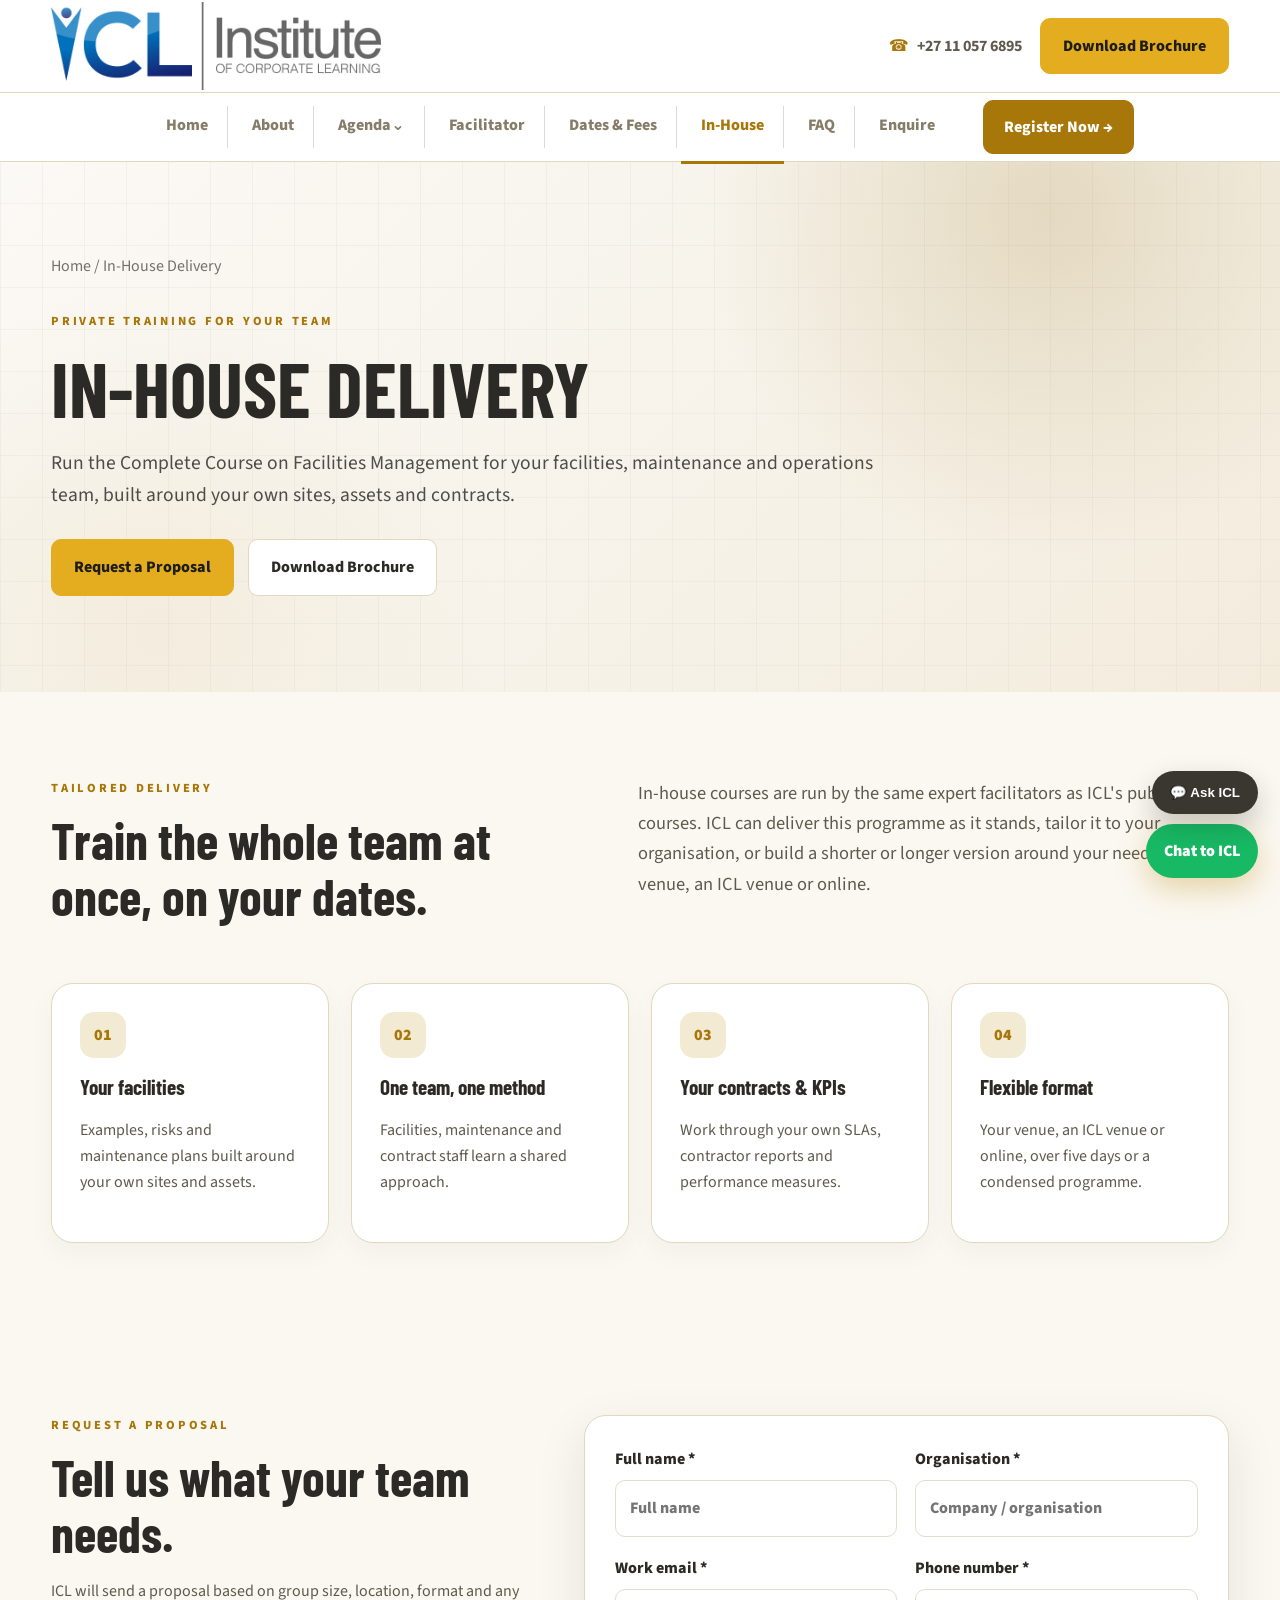
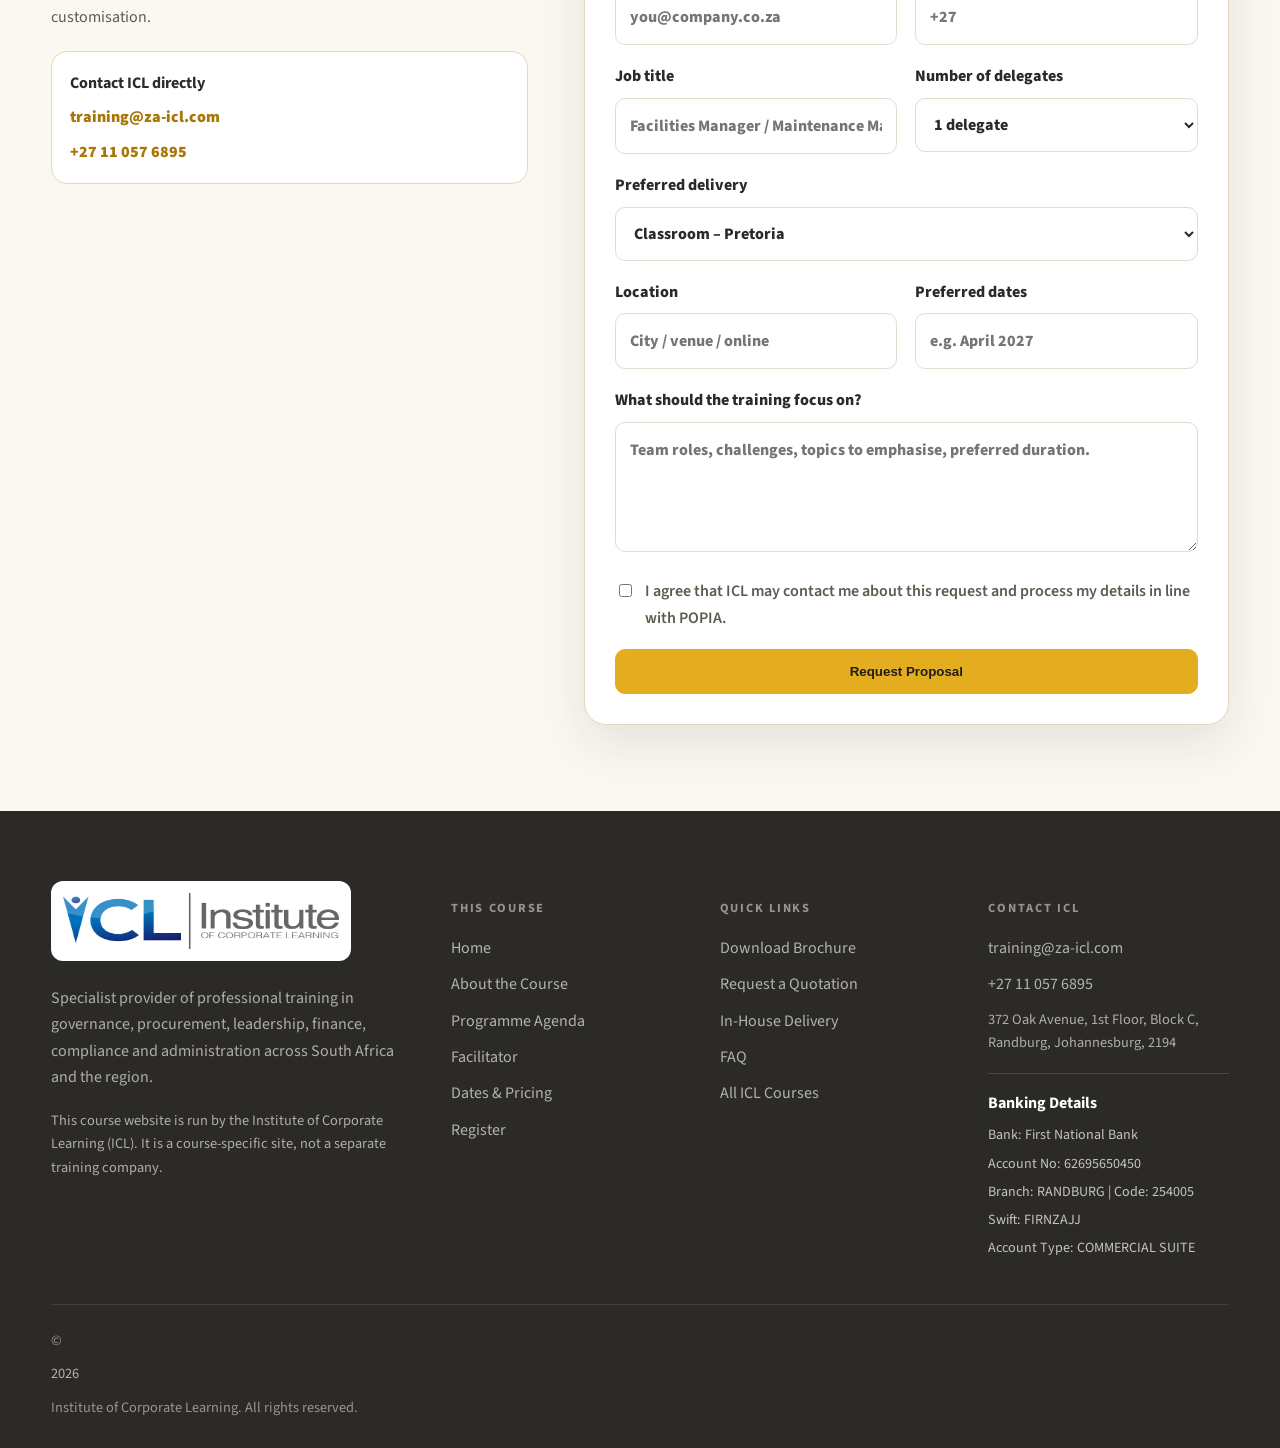
<file: inhouse.html>
<!doctype html>
<html lang="en-ZA">
<head>
<meta charset="utf-8">
<meta name="viewport" content="width=device-width, initial-scale=1">
<script async src="https://www.googletagmanager.com/gtag/js?id=GT-P8QTCP7T"></script>
<script>window.dataLayer=window.dataLayer||[];function gtag(){dataLayer.push(arguments);}gtag('js',new Date());gtag('config','GT-P8QTCP7T');gtag('config','AW-630519409');</script>
<script>_linkedin_partner_id="6980089";window._linkedin_data_partner_ids=window._linkedin_data_partner_ids||[];window._linkedin_data_partner_ids.push(_linkedin_partner_id);</script>
<script>(function(l){if(!l){window.lintrk=function(a,b){window.lintrk.q.push([a,b])};window.lintrk.q=[]}var s=document.getElementsByTagName("script")[0];var b=document.createElement("script");b.type="text/javascript";b.async=true;b.src="https://snap.licdn.com/li.lms-analytics/insight.min.js";s.parentNode.insertBefore(b,s);})(window.lintrk);</script>
<title>In-House Training | Facilities Management Course | ICL</title>
<meta name="description" content="Run the Complete Course on Facilities Management for your facilities, maintenance and operations team, built around your own sites, assets and contracts.">

<link rel="canonical" href="https://facilitiesmanagementtraining.co.za/inhouse.html">
<meta property="og:title" content="In-House Training | Facilities Management Course | ICL">
<meta property="og:description" content="Run the Complete Course on Facilities Management for your facilities, maintenance and operations team, built around your own sites, assets and contracts.">
<meta property="og:type" content="website">
<meta property="og:url" content="https://facilitiesmanagementtraining.co.za/inhouse.html">
<meta property="og:image" content="https://facilitiesmanagementtraining.co.za/assets/img/fm-hero.jpg">
<meta name="theme-color" content="#E3AD1F">
<link rel="icon" href="/assets/img/favicon.svg" type="image/svg+xml">
<link rel="preconnect" href="https://fonts.googleapis.com">
<link rel="preconnect" href="https://fonts.gstatic.com" crossorigin>
<link href="https://fonts.googleapis.com/css2?family=Barlow+Condensed:wght@500;600;700&family=Source+Sans+3:wght@400;600;700&display=swap" rel="stylesheet">
<link rel="stylesheet" href="/assets/css/styles.css">

</head>
<body data-page="inhouse.html">
<header class="site-header">
  <div class="topbar container">
    <a class="logo" href="/index.html" aria-label="Facilities Management Course home"><img src="/assets/img/icl-logo.png" alt="Institute of Corporate Learning logo" width="330" height="88"></a>
    <div class="top-actions">
      <a class="phone" href="tel:+27110576895">+27 11 057 6895</a>
      <a class="btn btn-green" href="/brochure.html">Download Brochure</a>
      <button class="menu-toggle" aria-label="Open menu" aria-expanded="false"><span></span><span></span><span></span></button>
    </div>
  </div>
  <nav class="main-nav" aria-label="Main navigation">
    <div class="container nav-wrap">
      <ul><li class="nav-item"><a class="" href="/index.html">Home</a></li><li class="nav-item"><a class="" href="/about.html">About</a></li><li class="nav-item dropdown"><a href="/agenda.html" class="">Agenda <span>⌄</span></a><div class="dropdown-menu"><a href="/agenda.html#day1">Day 1: An Overview of Facilities Management</a><a href="/agenda.html#day2">Day 2: The Basic Elements of Facilities Management</a><a href="/agenda.html#day3">Day 3: Preventive Maintenance &amp; Maintenance Strategy</a><a href="/agenda.html#day4">Day 4: Outsourcing &amp; Contracting</a><a href="/agenda.html#day5">Day 5: Performance Monitoring &amp; Benchmarking</a></div></li><li class="nav-item"><a class="" href="/facilitator.html">Facilitator</a></li><li class="nav-item"><a class="" href="/dates.html">Dates &amp; Fees</a></li><li class="nav-item"><a class="active" href="/inhouse.html">In-House</a></li><li class="nav-item"><a class="" href="/faq.html">FAQ</a></li><li class="nav-item"><a class="" href="/enquire.html">Enquire</a></li></ul>
      <a class="btn btn-dark nav-cta" href="/register.html">Register Now →</a>
    </div>
  </nav>
</header>
<main>
<section class="hero inner-hero"><div class="container"><div class="breadcrumbs">Home / In-House Delivery</div><p class="eyebrow">Private training for your team</p><h1>In-House Delivery</h1><p class="hero-lead">Run the Complete Course on Facilities Management for your facilities, maintenance and operations team, built around your own sites, assets and contracts.</p><div class="hero-actions"><a class="btn btn-green" href="#inhouse-form">Request a Proposal</a><a class="btn btn-light" href="/brochure.html">Download Brochure</a></div></div></section>
<section class="section"><div class="container split"><div><p class="eyebrow">Tailored delivery</p><h2>Train the whole team at once, on your dates.</h2></div><p>In-house courses are run by the same expert facilitators as ICL's public courses. ICL can deliver this programme as it stands, tailor it to your organisation, or build a shorter or longer version around your needs, at your venue, an ICL venue or online.</p></div><div class="container card-grid four"><article class="card"><span class="icon">01</span><h3>Your facilities</h3><p>Examples, risks and maintenance plans built around your own sites and assets.</p></article><article class="card"><span class="icon">02</span><h3>One team, one method</h3><p>Facilities, maintenance and contract staff learn a shared approach.</p></article><article class="card"><span class="icon">03</span><h3>Your contracts &amp; KPIs</h3><p>Work through your own SLAs, contractor reports and performance measures.</p></article><article class="card"><span class="icon">04</span><h3>Flexible format</h3><p>Your venue, an ICL venue or online, over five days or a condensed programme.</p></article></div></section>
<section id="inhouse-form" class="section section-soft"><div class="container form-layout"><div><p class="eyebrow">Request a proposal</p><h2>Tell us what your team needs.</h2><p>ICL will send a proposal based on group size, location, format and any customisation.</p><div class="contact-box"><strong>Contact ICL directly</strong><a href="mailto:training@za-icl.com">training@za-icl.com</a><a href="tel:+27110576895">+27 11 057 6895</a></div></div>
<form class="form-card" name="facilities-inhouse-proposal" method="POST" data-netlify="true" data-netlify-honeypot="bot-field" action="/thank-you/?form=inhouse" data-form-type="inhouse">
<input type="hidden" name="form-name" value="facilities-inhouse-proposal"><input type="hidden" name="subject" data-remove-prefix value="New Facilities Management Course In-House Request - %{submissionId}"><p class="hidden"><label>Do not fill this out: <input name="bot-field"></label></p>
<div class="two-col"><label>Full name *<input required name="name" autocomplete="name" placeholder="Full name"></label><label>Organisation *<input required name="organisation" autocomplete="organization" placeholder="Company / organisation"></label></div>
<div class="two-col"><label>Work email *<input required type="email" name="email" autocomplete="email" placeholder="you@company.co.za"></label><label>Phone number *<input required name="phone" autocomplete="tel" placeholder="+27"></label></div>
<div class="two-col"><label>Job title<input name="job_title" autocomplete="organization-title" placeholder="Facilities Manager / Maintenance Manager"></label><label>Number of delegates<select name="group_size"><option>1 delegate</option><option>2–5 delegates</option><option>6–10 delegates</option><option>11–20 delegates</option><option>21+ delegates</option></select></label></div>
<label>Preferred delivery<select name="delivery"><option>Classroom – Pretoria</option><option>Live Online</option><option>In-house for our team</option><option>Not sure yet</option></select></label>
<div class="two-col"><label>Location<input name="location" placeholder="City / venue / online"></label><label>Preferred dates<input name="preferred_dates" placeholder="e.g. April 2027"></label></div>
<label>What should the training focus on?<textarea name="message" placeholder="Team roles, challenges, topics to emphasise, preferred duration."></textarea></label>
<label class="checkbox"><input type="checkbox" name="consent" value="Yes" required> I agree that ICL may contact me about this request and process my details in line with POPIA.</label>
<button class="btn btn-green full" type="submit">Request Proposal</button></form></div></section>
</main>

<div class="chatbot" data-chatbot>
  <button class="chatbot-toggle" type="button" aria-expanded="false" aria-controls="icl-chat-panel">💬 Ask ICL</button>
  <div class="chatbot-panel" id="icl-chat-panel" hidden>
    <div class="chatbot-head"><strong>Facilities Management Course Assistant</strong><button type="button" class="chatbot-close" aria-label="Close chat">×</button></div>
    <div class="chatbot-body">
      <p class="bot-message">Hi, I can help with dates, fees, quotations, banking details, the brochure and in-house training.</p>
      <div class="chatbot-replies">
        <button type="button" data-reply="dates">Dates &amp; fees</button>
        <button type="button" data-reply="quote">Can I get a quotation?</button>
        <button type="button" data-reply="discounts">Group discounts</button>
        <button type="button" data-reply="online">How does Live Online work?</button>
        <button type="button" data-reply="bank">Bank details</button>
        <button type="button" data-reply="brochure">Download brochure</button>
        <button type="button" data-reply="inhouse">In-house delivery</button>
        <button type="button" data-reply="contact">Speak to ICL</button>
      </div>
      <div class="chatbot-answer" aria-live="polite"></div>
    </div>
  </div>
</div>
<a class="whatsapp" href="https://wa.me/27731759758" aria-label="Chat to ICL on WhatsApp" target="_blank" rel="noopener">Chat to ICL</a>

<footer class="site-footer">
  <div class="container footer-grid">
    <div>
      <img class="footer-logo" src="/assets/img/icl-logo.png" alt="Institute of Corporate Learning logo" width="300" height="80">
      <p>Specialist provider of professional training in governance, procurement, leadership, finance, compliance and administration across South Africa and the region.</p>
      <p class="small">This course website is run by the Institute of Corporate Learning (ICL). It is a course-specific site, not a separate training company.</p>
    </div>
    <div>
      <h4>This Course</h4>
      <a href="/index.html">Home</a><a href="/about.html">About the Course</a><a href="/agenda.html">Programme Agenda</a><a href="/facilitator.html">Facilitator</a><a href="/dates.html">Dates &amp; Pricing</a><a href="/register.html">Register</a>
    </div>
    <div>
      <h4>Quick Links</h4>
      <a href="/brochure.html">Download Brochure</a><a href="/enquire.html">Request a Quotation</a><a href="/inhouse.html">In-House Delivery</a><a href="/faq.html">FAQ</a><a href="https://www.za-icl.com/" target="_blank" rel="noopener">All ICL Courses</a>
    </div>
    <div>
      <h4>Contact ICL</h4>
      <a href="mailto:training@za-icl.com">training@za-icl.com</a>
      <a href="tel:+27110576895">+27 11 057 6895</a>
      <p class="small">372 Oak Avenue, 1st Floor, Block C, Randburg, Johannesburg, 2194</p>
      <div class="bank-mini">
        <strong>Banking Details</strong>
        <span>Bank: First National Bank</span><span>Account No: 62695650450</span><span>Branch: RANDBURG | Code: 254005</span><span>Swift: FIRNZAJJ</span><span>Account Type: COMMERCIAL SUITE</span>
      </div>
    </div>
  </div>
  <div class="container copyright">© <span id="year"></span> Institute of Corporate Learning. All rights reserved.</div>
</footer>
<div class="netlify-form-blueprints" aria-hidden="true"><form name="facilities-registration" method="POST" data-netlify="true" data-netlify-honeypot="bot-field" action="/thank-you/" hidden><input type="hidden" name="form-name" value="facilities-registration"><input name="subject"><input name="bot-field"><input name="session"><input name="delivery"><input name="venue_or_platform"><input name="unit_fee_excl_vat"><input name="organisation"><input name="vat"><input name="billing_contact"><input name="billing_email"><input name="billing_phone"><input name="po_required"><input name="delegate_count"><input name="estimated_training_fee_excl_vat"><input name="group_discount_package"><input name="group_discount_rate"><input name="group_discount_amount_excl_vat"><input name="delegate_1_full_name"><input name="delegate_1_job_title"><input name="delegate_1_email"><input name="delegate_1_phone"><input name="delegate_1_dietary"><input name="delegate_1_accessibility_notes"><input name="delegate_2_full_name"><input name="delegate_2_job_title"><input name="delegate_2_email"><input name="delegate_2_phone"><input name="delegate_2_dietary"><input name="delegate_2_accessibility_notes"><input name="delegate_3_full_name"><input name="delegate_3_job_title"><input name="delegate_3_email"><input name="delegate_3_phone"><input name="delegate_3_dietary"><input name="delegate_3_accessibility_notes"><input name="delegate_4_full_name"><input name="delegate_4_job_title"><input name="delegate_4_email"><input name="delegate_4_phone"><input name="delegate_4_dietary"><input name="delegate_4_accessibility_notes"><input name="delegate_5_full_name"><input name="delegate_5_job_title"><input name="delegate_5_email"><input name="delegate_5_phone"><input name="delegate_5_dietary"><input name="delegate_5_accessibility_notes"><input name="delegate_6_full_name"><input name="delegate_6_job_title"><input name="delegate_6_email"><input name="delegate_6_phone"><input name="delegate_6_dietary"><input name="delegate_6_accessibility_notes"><input name="delegate_7_full_name"><input name="delegate_7_job_title"><input name="delegate_7_email"><input name="delegate_7_phone"><input name="delegate_7_dietary"><input name="delegate_7_accessibility_notes"><input name="delegate_8_full_name"><input name="delegate_8_job_title"><input name="delegate_8_email"><input name="delegate_8_phone"><input name="delegate_8_dietary"><input name="delegate_8_accessibility_notes"><input name="delegate_9_full_name"><input name="delegate_9_job_title"><input name="delegate_9_email"><input name="delegate_9_phone"><input name="delegate_9_dietary"><input name="delegate_9_accessibility_notes"><input name="delegate_10_full_name"><input name="delegate_10_job_title"><input name="delegate_10_email"><input name="delegate_10_phone"><input name="delegate_10_dietary"><input name="delegate_10_accessibility_notes"><input name="message"><input name="consent"><input name="lead_source"><input name="landing_page"><input name="utm_source"><input name="utm_medium"><input name="utm_campaign"><input name="utm_content"><input name="utm_term"><input name="gclid"><input name="li_fat_id"></form><form name="facilities-enquiry" method="POST" data-netlify="true" data-netlify-honeypot="bot-field" action="/thank-you/?form=enquiry" hidden><input type="hidden" name="form-name" value="facilities-enquiry"><input name="subject"><input name="bot-field"><input name="name"><input name="organisation"><input name="email"><input name="phone"><input name="job_title"><input name="group_size"><input name="delivery"><input name="message"><input name="consent"><input name="lead_source"><input name="landing_page"><input name="utm_source"><input name="utm_medium"><input name="utm_campaign"><input name="utm_content"><input name="utm_term"><input name="gclid"><input name="li_fat_id"></form><form name="facilities-inhouse-proposal" method="POST" data-netlify="true" data-netlify-honeypot="bot-field" action="/thank-you/?form=inhouse" hidden><input type="hidden" name="form-name" value="facilities-inhouse-proposal"><input name="subject"><input name="bot-field"><input name="name"><input name="organisation"><input name="email"><input name="phone"><input name="job_title"><input name="group_size"><input name="delivery"><input name="message"><input name="consent"><input name="location"><input name="preferred_dates"><input name="lead_source"><input name="landing_page"><input name="utm_source"><input name="utm_medium"><input name="utm_campaign"><input name="utm_content"><input name="utm_term"><input name="gclid"><input name="li_fat_id"></form><form name="facilities-brochure-request" method="POST" data-netlify="true" data-netlify-honeypot="bot-field" action="/brochure-download/" hidden><input type="hidden" name="form-name" value="facilities-brochure-request"><input name="subject"><input name="bot-field"><input name="name"><input name="organisation"><input name="email"><input name="phone"><input name="job_title"><input name="interest"><input name="estimated_delegates"><input name="consent"><input name="lead_source"><input name="landing_page"><input name="utm_source"><input name="utm_medium"><input name="utm_campaign"><input name="utm_content"><input name="utm_term"><input name="gclid"><input name="li_fat_id"></form></div>
<script>window.ICL_SITE={"chat": {"dates": "<strong>Dates &amp; fees</strong><br>15 \u2013 19 March 2027 \u2013 Pretoria classroom<br>15 \u2013 19 March 2027 \u2013 Live Online<br><br>Classroom: <strong>R24 999.00 excl. VAT</strong><br>Live Online: <strong>R18 650.00 excl. VAT</strong><br><a href='/register.html'>Register now</a>", "quote": "<strong>Quotation</strong><br>Yes. Send the enquiry form or email <a href='mailto:training@za-icl.com'>training@za-icl.com</a> and ICL will prepare a quotation or pro-forma invoice for your purchase order.<br><a href='/enquire.html'>Request a quotation</a>", "discounts": "<strong>Group bookings</strong><br>3\u20135 delegates: 10% off.<br>6\u20139 delegates: 15% off.<br>10+ delegates: custom quotation or in-house proposal.<br><a href='/register.html'>Register a team</a>", "online": "<strong>Live Online</strong><br>The same instructor-led programme, delivered live in a virtual classroom over the same five days, with digital course materials and the ICL Certificate of Completion. Joining details are sent with your booking confirmation.", "bank": "<strong>ICL banking details</strong><br>Bank: First National Bank<br>Account no: 62695650450<br>Branch: RANDBURG (254005)<br>Swift: FIRNZAJJ<br>Account type: COMMERCIAL SUITE<br><br>Use your organisation name or invoice number as the reference once invoiced.", "brochure": "<strong>Brochure</strong><br>Complete the short form and the PDF download appears straight away.<br><a href='/brochure.html'>Get the brochure</a>", "inhouse": "<strong>In-house delivery</strong><br>ICL can run this course privately for your team at your venue or online, adapted to your organisation.<br><a href='/inhouse.html'>Request an in-house proposal</a>", "contact": "<strong>Contact ICL</strong><br>Email: <a href='mailto:training@za-icl.com'>training@za-icl.com</a><br>Tel: <a href='tel:+27110576895'>+27 11 057 6895</a><br>WhatsApp: <a href='https://wa.me/27731759758' target='_blank' rel='noopener'>+27 73 175 9758</a><br><a href='/enquire.html'>Send an enquiry</a>"}, "jobTitlePlaceholder": "Facilities Manager / Maintenance Manager"};</script>
<script src="/assets/js/main.js" defer></script>

</body>
</html>
</file>
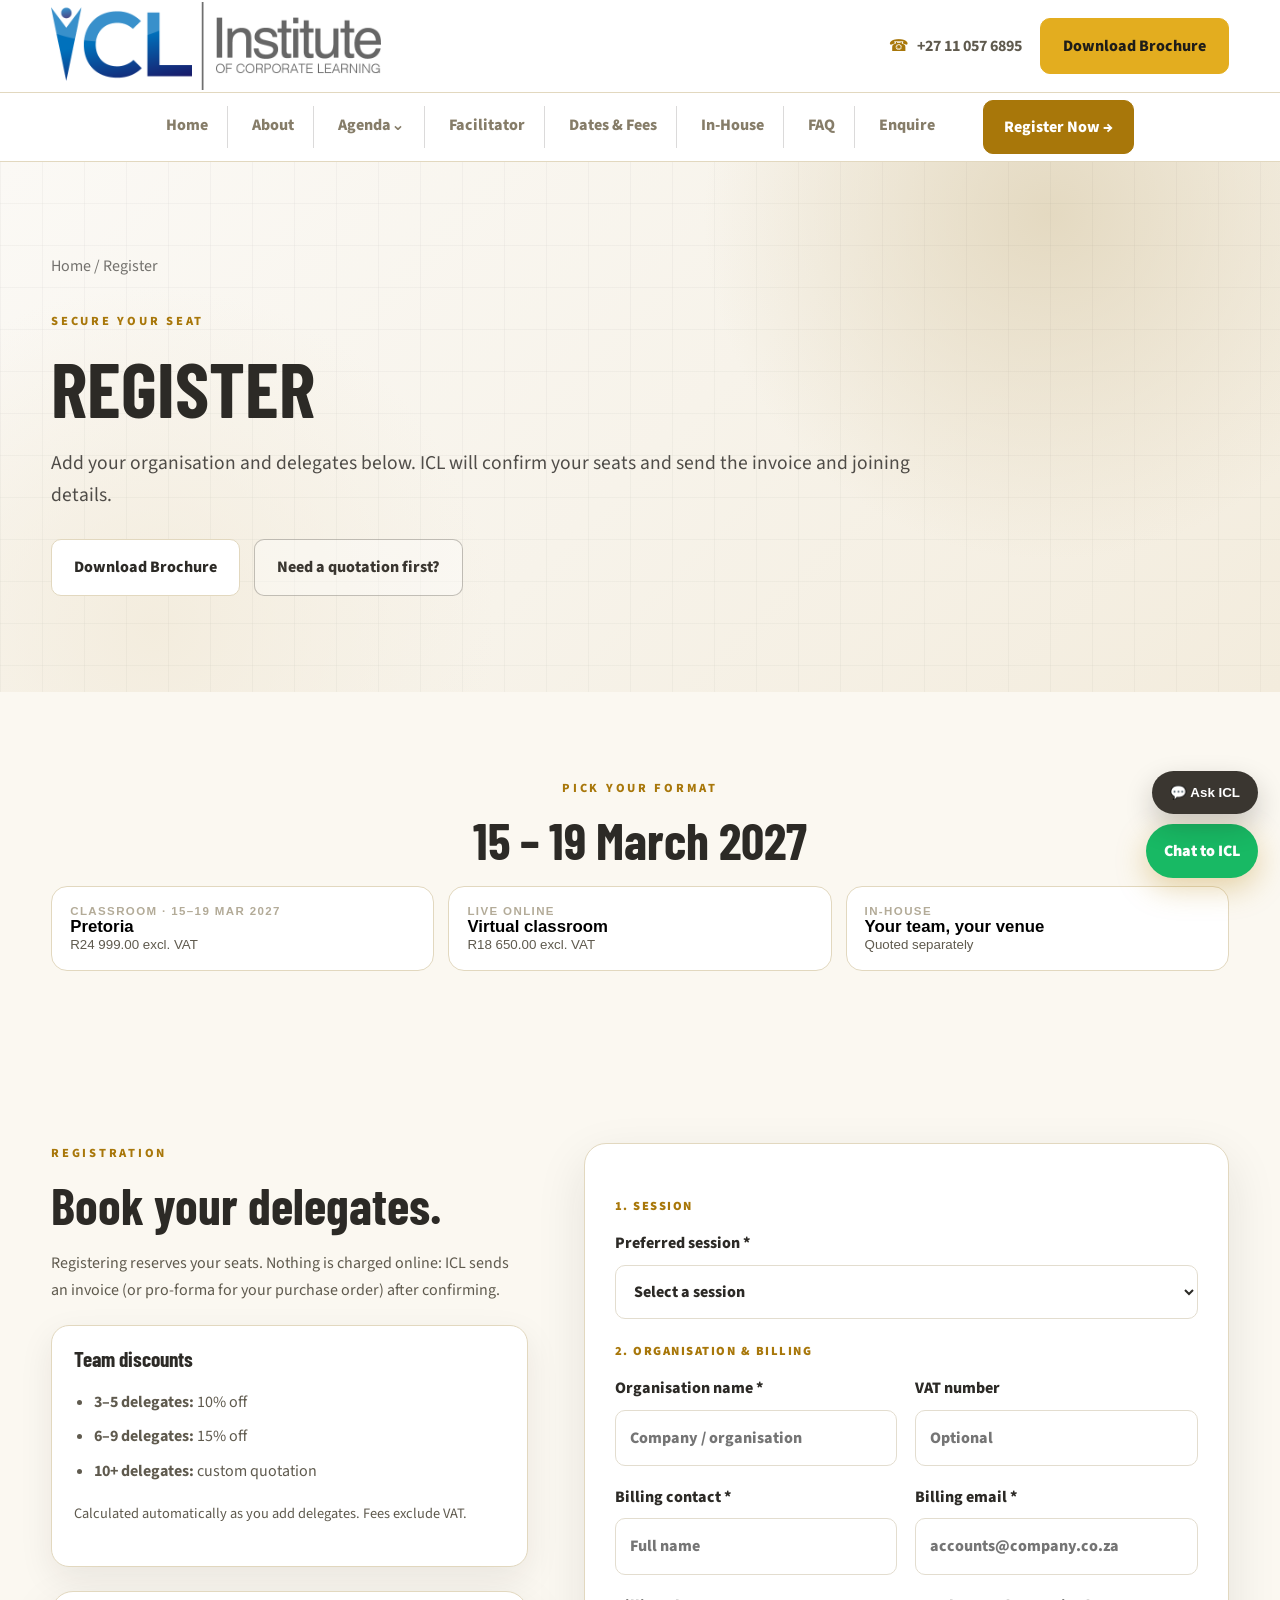
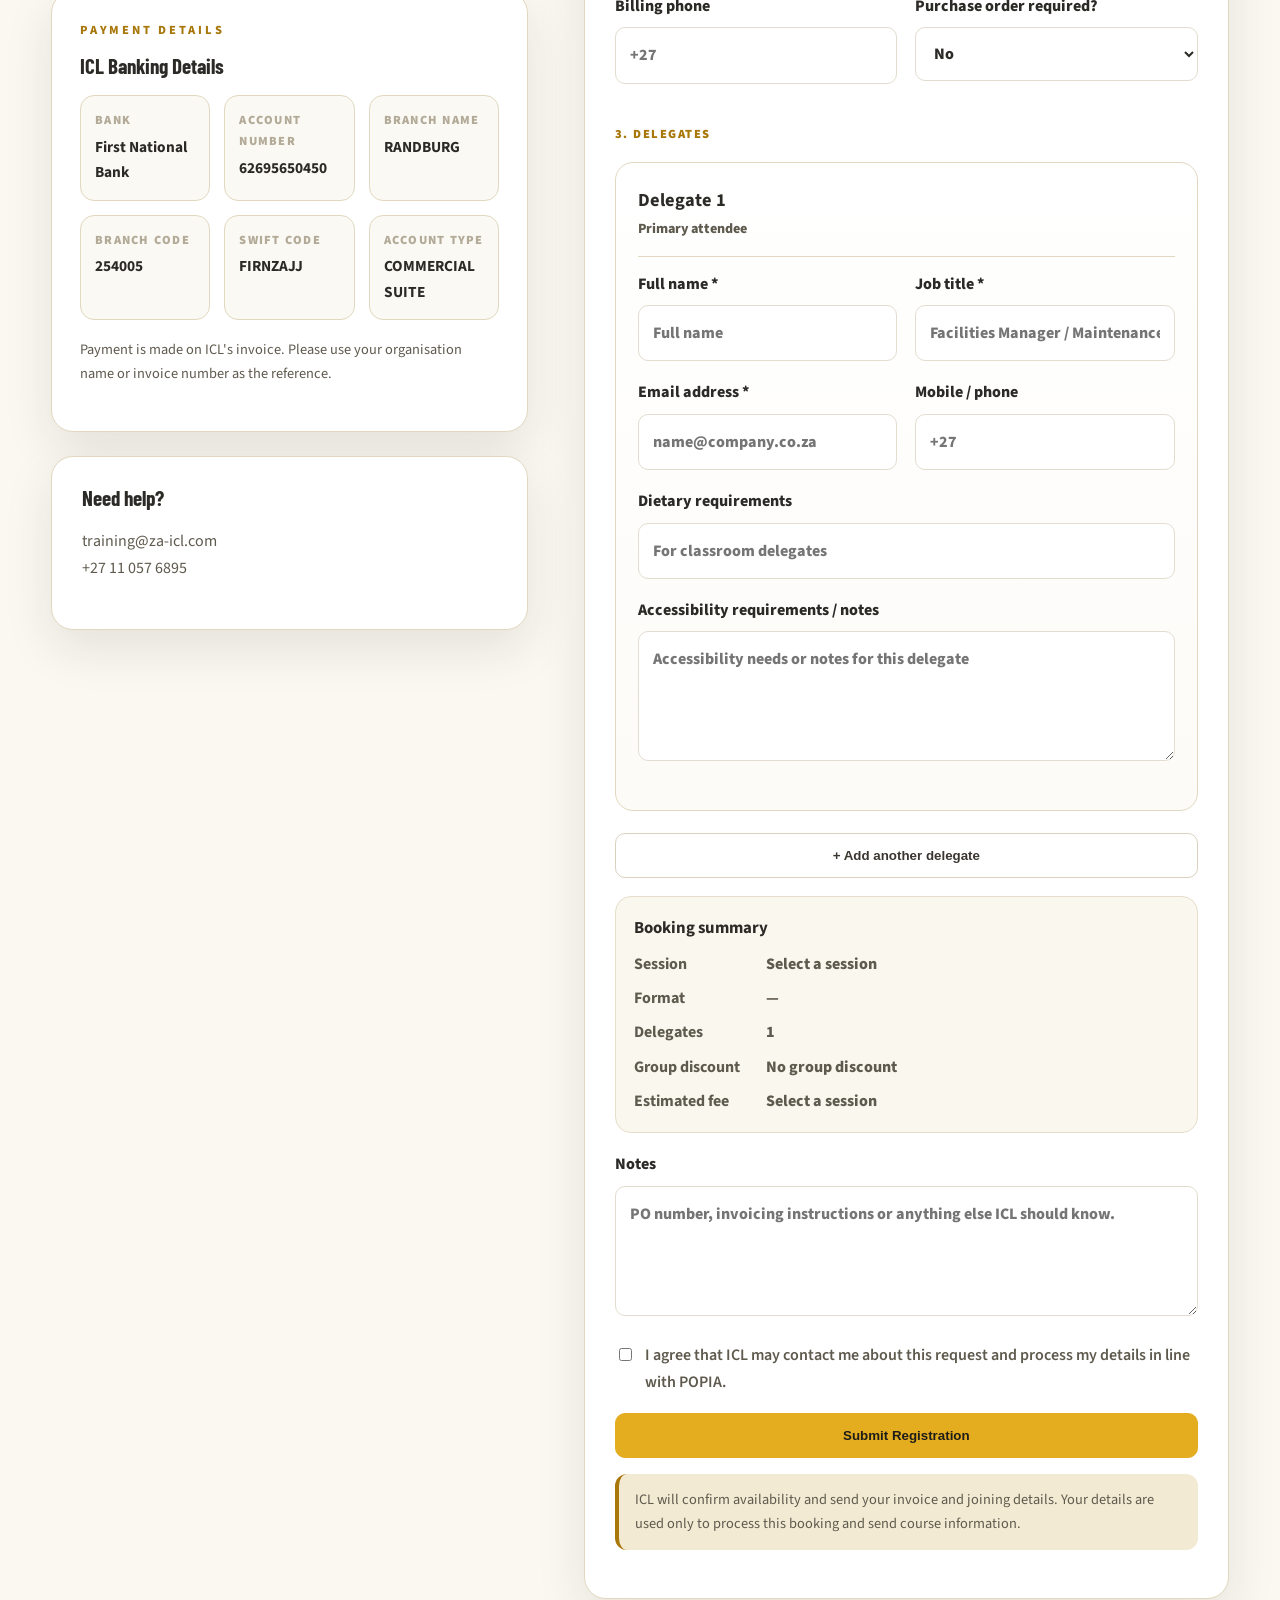
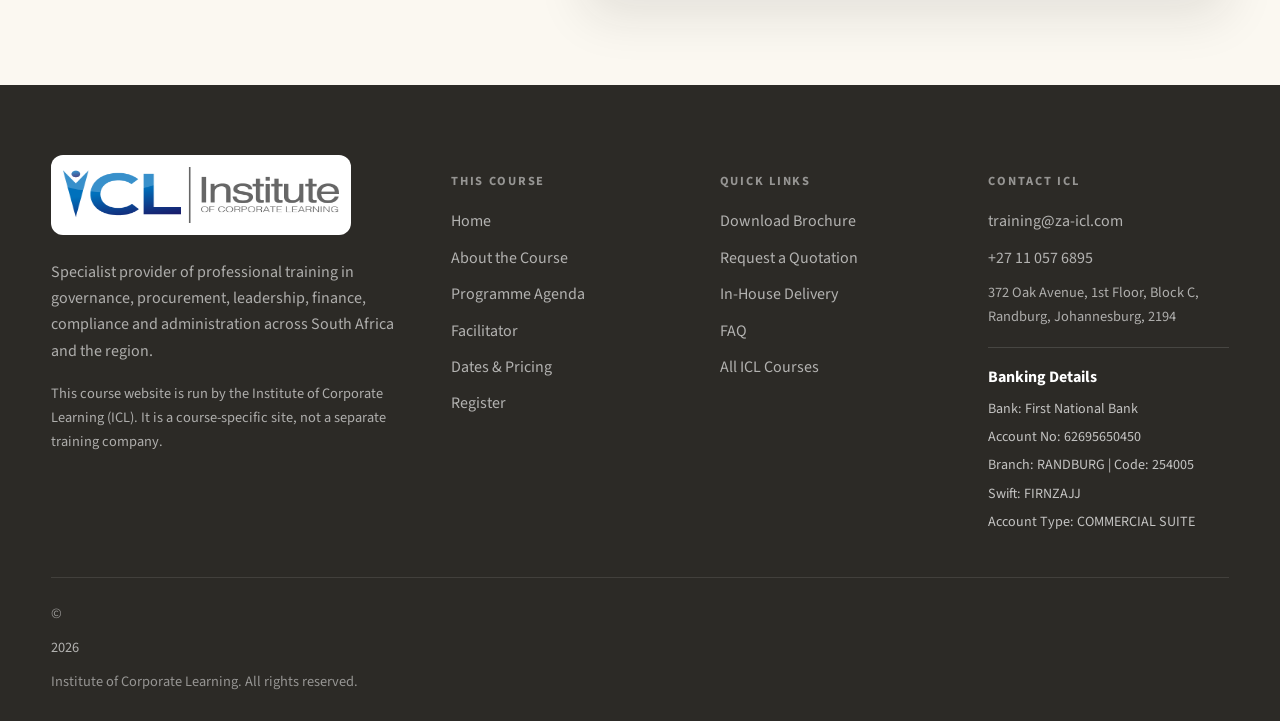
<file: register.html>
<!doctype html>
<html lang="en-ZA">
<head>
<meta charset="utf-8">
<meta name="viewport" content="width=device-width, initial-scale=1">
<script async src="https://www.googletagmanager.com/gtag/js?id=GT-P8QTCP7T"></script>
<script>window.dataLayer=window.dataLayer||[];function gtag(){dataLayer.push(arguments);}gtag('js',new Date());gtag('config','GT-P8QTCP7T');gtag('config','AW-630519409');</script>
<script>_linkedin_partner_id="6980089";window._linkedin_data_partner_ids=window._linkedin_data_partner_ids||[];window._linkedin_data_partner_ids.push(_linkedin_partner_id);</script>
<script>(function(l){if(!l){window.lintrk=function(a,b){window.lintrk.q.push([a,b])};window.lintrk.q=[]}var s=document.getElementsByTagName("script")[0];var b=document.createElement("script");b.type="text/javascript";b.async=true;b.src="https://snap.licdn.com/li.lms-analytics/insight.min.js";s.parentNode.insertBefore(b,s);})(window.lintrk);</script>
<title>Register | Facilities Management Course | ICL</title>
<meta name="description" content="Register for Facilities Management Specialist: The Complete Course on Facilities Management: 15 – 19 March 2027, Pretoria &amp; Live Online. Group discounts calculated automatically.">

<link rel="canonical" href="https://facilitiesmanagementtraining.co.za/register.html">
<meta property="og:title" content="Register | Facilities Management Course | ICL">
<meta property="og:description" content="Register for Facilities Management Specialist: The Complete Course on Facilities Management: 15 – 19 March 2027, Pretoria &amp; Live Online. Group discounts calculated automatically.">
<meta property="og:type" content="website">
<meta property="og:url" content="https://facilitiesmanagementtraining.co.za/register.html">
<meta property="og:image" content="https://facilitiesmanagementtraining.co.za/assets/img/fm-hero.jpg">
<meta name="theme-color" content="#E3AD1F">
<link rel="icon" href="/assets/img/favicon.svg" type="image/svg+xml">
<link rel="preconnect" href="https://fonts.googleapis.com">
<link rel="preconnect" href="https://fonts.gstatic.com" crossorigin>
<link href="https://fonts.googleapis.com/css2?family=Barlow+Condensed:wght@500;600;700&family=Source+Sans+3:wght@400;600;700&display=swap" rel="stylesheet">
<link rel="stylesheet" href="/assets/css/styles.css">

</head>
<body data-page="register.html">
<header class="site-header">
  <div class="topbar container">
    <a class="logo" href="/index.html" aria-label="Facilities Management Course home"><img src="/assets/img/icl-logo.png" alt="Institute of Corporate Learning logo" width="330" height="88"></a>
    <div class="top-actions">
      <a class="phone" href="tel:+27110576895">+27 11 057 6895</a>
      <a class="btn btn-green" href="/brochure.html">Download Brochure</a>
      <button class="menu-toggle" aria-label="Open menu" aria-expanded="false"><span></span><span></span><span></span></button>
    </div>
  </div>
  <nav class="main-nav" aria-label="Main navigation">
    <div class="container nav-wrap">
      <ul><li class="nav-item"><a class="" href="/index.html">Home</a></li><li class="nav-item"><a class="" href="/about.html">About</a></li><li class="nav-item dropdown"><a href="/agenda.html" class="">Agenda <span>⌄</span></a><div class="dropdown-menu"><a href="/agenda.html#day1">Day 1: An Overview of Facilities Management</a><a href="/agenda.html#day2">Day 2: The Basic Elements of Facilities Management</a><a href="/agenda.html#day3">Day 3: Preventive Maintenance &amp; Maintenance Strategy</a><a href="/agenda.html#day4">Day 4: Outsourcing &amp; Contracting</a><a href="/agenda.html#day5">Day 5: Performance Monitoring &amp; Benchmarking</a></div></li><li class="nav-item"><a class="" href="/facilitator.html">Facilitator</a></li><li class="nav-item"><a class="" href="/dates.html">Dates &amp; Fees</a></li><li class="nav-item"><a class="" href="/inhouse.html">In-House</a></li><li class="nav-item"><a class="" href="/faq.html">FAQ</a></li><li class="nav-item"><a class="" href="/enquire.html">Enquire</a></li></ul>
      <a class="btn btn-dark nav-cta" href="/register.html">Register Now →</a>
    </div>
  </nav>
</header>
<main>
<section class="hero inner-hero"><div class="container"><div class="breadcrumbs">Home / Register</div><p class="eyebrow">Secure your seat</p><h1>Register</h1><p class="hero-lead">Add your organisation and delegates below. ICL will confirm your seats and send the invoice and joining details.</p><div class="hero-actions"><a class="btn btn-light" href="/brochure.html">Download Brochure</a><a class="btn btn-outline" href="/enquire.html">Need a quotation first?</a></div></div></section>
<section class="section section-soft"><div class="container"><p class="eyebrow center">Pick your format</p><h2 class="center">15 – 19 March 2027</h2><div class="mini-sessions cols-3">
<button class="date-chip" type="button" data-delivery="Face-to-Face" data-location="Pretoria"><span>CLASSROOM · 15–19 MAR 2027</span><strong>Pretoria</strong><em>R24 999.00 excl. VAT</em></button>
<button class="date-chip" type="button" data-delivery="Live Online"><span>LIVE ONLINE</span><strong>Virtual classroom</strong><em>R18 650.00 excl. VAT</em></button>
<button class="date-chip" type="button" data-delivery="In-House / Customised"><span>IN-HOUSE</span><strong>Your team, your venue</strong><em>Quoted separately</em></button>
</div></div></section>
<section class="section"><div class="container form-layout"><div><p class="eyebrow">Registration</p><h2>Book your delegates.</h2><p>Registering reserves your seats. Nothing is charged online: ICL sends an invoice (or pro-forma for your purchase order) after confirming.</p>
<div class="discount-mini"><h3>Team discounts</h3><ul><li><strong>3–5 delegates:</strong> 10% off</li><li><strong>6–9 delegates:</strong> 15% off</li><li><strong>10+ delegates:</strong> custom quotation</li></ul><p class="form-note">Calculated automatically as you add delegates. Fees exclude VAT.</p></div>
<div class="bank-card"><p class="eyebrow">Payment details</p><h3>ICL Banking Details</h3><div class="bank-grid">
<div><span>Bank</span><strong>First National Bank</strong></div><div><span>Account number</span><strong>62695650450</strong></div><div><span>Branch name</span><strong>RANDBURG</strong></div>
<div><span>Branch code</span><strong>254005</strong></div><div><span>Swift code</span><strong>FIRNZAJJ</strong></div><div><span>Account type</span><strong>COMMERCIAL SUITE</strong></div></div>
<p class="small muted">Payment is made on ICL's invoice. Please use your organisation name or invoice number as the reference.</p></div>
<div class="side-card compact"><h3>Need help?</h3><p><a href="mailto:training@za-icl.com">training@za-icl.com</a><br><a href="tel:+27110576895">+27 11 057 6895</a></p></div></div>
<form class="form-card" name="facilities-registration" method="POST" data-netlify="true" data-netlify-honeypot="bot-field" action="/thank-you/" data-form-type="registration">
<input type="hidden" name="form-name" value="facilities-registration"><input type="hidden" name="subject" data-remove-prefix value="New Facilities Management Course Registration - %{submissionId}"><p class="hidden"><label>Do not fill this out: <input name="bot-field"></label></p>
<div class="form-section-title">1. Session</div>
<label>Preferred session *<select required name="session" id="sessionSelect"><option value="">Select a session</option><option value="15 – 19 March 2027 – Pretoria Classroom" data-price="24999" data-delivery="Face-to-Face" data-location="Pretoria">15 – 19 March 2027 – Pretoria Classroom – R24 999.00</option><option value="15 – 19 March 2027 – Live Online" data-price="18650" data-delivery="Live Online" data-location="Virtual classroom">15 – 19 March 2027 – Live Online – R18 650.00</option><option value="In-house proposal request" data-price="0" data-delivery="In-House / Customised" data-location="To be confirmed">In-house proposal request – Quoted separately</option></select></label>
<input type="hidden" name="delivery"><input type="hidden" name="venue_or_platform"><input type="hidden" name="unit_fee_excl_vat"><input type="hidden" name="group_discount_package"><input type="hidden" name="group_discount_rate"><input type="hidden" name="group_discount_amount_excl_vat"><input type="hidden" name="delegate_count" value="1"><input type="hidden" name="estimated_training_fee_excl_vat">
<div class="form-section-title">2. Organisation &amp; billing</div>
<div class="two-col"><label>Organisation name *<input required name="organisation" autocomplete="organization" placeholder="Company / organisation"></label><label>VAT number<input name="vat" placeholder="Optional"></label></div>
<div class="two-col"><label>Billing contact *<input required name="billing_contact" placeholder="Full name"></label><label>Billing email *<input required type="email" name="billing_email" placeholder="accounts@company.co.za"></label></div>
<div class="two-col"><label>Billing phone<input name="billing_phone" placeholder="+27"></label><label>Purchase order required?<select name="po_required"><option>No</option><option>Yes</option><option>Not sure</option></select></label></div>
<div class="form-section-title">3. Delegates</div>
<div class="delegates-repeater" data-delegate-container><div class="delegate-entry"><div class="delegate-entry-head"><div><h4>Delegate 1</h4><span>Primary attendee</span></div><button type="button" class="remove-delegate" hidden>Remove</button></div>
<div class="two-col"><label>Full name *<input required data-field="full_name" name="delegate_1_full_name" placeholder="Full name"></label><label>Job title *<input required data-field="job_title" name="delegate_1_job_title" placeholder="Facilities Manager / Maintenance Manager"></label></div>
<div class="two-col"><label>Email address *<input required type="email" data-field="email" name="delegate_1_email" placeholder="name@company.co.za"></label><label>Mobile / phone<input data-field="phone" name="delegate_1_phone" placeholder="+27"></label></div>
<label>Dietary requirements<input data-field="dietary" name="delegate_1_dietary" placeholder="For classroom delegates"></label>
<label>Accessibility requirements / notes<textarea data-field="accessibility_notes" name="delegate_1_accessibility_notes" placeholder="Accessibility needs or notes for this delegate"></textarea></label></div></div>
<button class="btn btn-outline-dark add-delegate-btn" type="button" id="addDelegateBtn">+ Add another delegate</button>
<div class="booking-summary" id="bookingSummary" aria-live="polite"><strong>Booking summary</strong></div>
<label>Notes<textarea name="message" placeholder="PO number, invoicing instructions or anything else ICL should know."></textarea></label>
<label class="checkbox"><input type="checkbox" name="consent" value="Yes" required> I agree that ICL may contact me about this request and process my details in line with POPIA.</label>
<button class="btn btn-green full" type="submit">Submit Registration</button>
<p class="form-note privacy-note">ICL will confirm availability and send your invoice and joining details. Your details are used only to process this booking and send course information.</p>
</form></div></section>
</main>

<div class="chatbot" data-chatbot>
  <button class="chatbot-toggle" type="button" aria-expanded="false" aria-controls="icl-chat-panel">💬 Ask ICL</button>
  <div class="chatbot-panel" id="icl-chat-panel" hidden>
    <div class="chatbot-head"><strong>Facilities Management Course Assistant</strong><button type="button" class="chatbot-close" aria-label="Close chat">×</button></div>
    <div class="chatbot-body">
      <p class="bot-message">Hi, I can help with dates, fees, quotations, banking details, the brochure and in-house training.</p>
      <div class="chatbot-replies">
        <button type="button" data-reply="dates">Dates &amp; fees</button>
        <button type="button" data-reply="quote">Can I get a quotation?</button>
        <button type="button" data-reply="discounts">Group discounts</button>
        <button type="button" data-reply="online">How does Live Online work?</button>
        <button type="button" data-reply="bank">Bank details</button>
        <button type="button" data-reply="brochure">Download brochure</button>
        <button type="button" data-reply="inhouse">In-house delivery</button>
        <button type="button" data-reply="contact">Speak to ICL</button>
      </div>
      <div class="chatbot-answer" aria-live="polite"></div>
    </div>
  </div>
</div>
<a class="whatsapp" href="https://wa.me/27731759758" aria-label="Chat to ICL on WhatsApp" target="_blank" rel="noopener">Chat to ICL</a>

<footer class="site-footer">
  <div class="container footer-grid">
    <div>
      <img class="footer-logo" src="/assets/img/icl-logo.png" alt="Institute of Corporate Learning logo" width="300" height="80">
      <p>Specialist provider of professional training in governance, procurement, leadership, finance, compliance and administration across South Africa and the region.</p>
      <p class="small">This course website is run by the Institute of Corporate Learning (ICL). It is a course-specific site, not a separate training company.</p>
    </div>
    <div>
      <h4>This Course</h4>
      <a href="/index.html">Home</a><a href="/about.html">About the Course</a><a href="/agenda.html">Programme Agenda</a><a href="/facilitator.html">Facilitator</a><a href="/dates.html">Dates &amp; Pricing</a><a href="/register.html">Register</a>
    </div>
    <div>
      <h4>Quick Links</h4>
      <a href="/brochure.html">Download Brochure</a><a href="/enquire.html">Request a Quotation</a><a href="/inhouse.html">In-House Delivery</a><a href="/faq.html">FAQ</a><a href="https://www.za-icl.com/" target="_blank" rel="noopener">All ICL Courses</a>
    </div>
    <div>
      <h4>Contact ICL</h4>
      <a href="mailto:training@za-icl.com">training@za-icl.com</a>
      <a href="tel:+27110576895">+27 11 057 6895</a>
      <p class="small">372 Oak Avenue, 1st Floor, Block C, Randburg, Johannesburg, 2194</p>
      <div class="bank-mini">
        <strong>Banking Details</strong>
        <span>Bank: First National Bank</span><span>Account No: 62695650450</span><span>Branch: RANDBURG | Code: 254005</span><span>Swift: FIRNZAJJ</span><span>Account Type: COMMERCIAL SUITE</span>
      </div>
    </div>
  </div>
  <div class="container copyright">© <span id="year"></span> Institute of Corporate Learning. All rights reserved.</div>
</footer>
<div class="netlify-form-blueprints" aria-hidden="true"><form name="facilities-registration" method="POST" data-netlify="true" data-netlify-honeypot="bot-field" action="/thank-you/" hidden><input type="hidden" name="form-name" value="facilities-registration"><input name="subject"><input name="bot-field"><input name="session"><input name="delivery"><input name="venue_or_platform"><input name="unit_fee_excl_vat"><input name="organisation"><input name="vat"><input name="billing_contact"><input name="billing_email"><input name="billing_phone"><input name="po_required"><input name="delegate_count"><input name="estimated_training_fee_excl_vat"><input name="group_discount_package"><input name="group_discount_rate"><input name="group_discount_amount_excl_vat"><input name="delegate_1_full_name"><input name="delegate_1_job_title"><input name="delegate_1_email"><input name="delegate_1_phone"><input name="delegate_1_dietary"><input name="delegate_1_accessibility_notes"><input name="delegate_2_full_name"><input name="delegate_2_job_title"><input name="delegate_2_email"><input name="delegate_2_phone"><input name="delegate_2_dietary"><input name="delegate_2_accessibility_notes"><input name="delegate_3_full_name"><input name="delegate_3_job_title"><input name="delegate_3_email"><input name="delegate_3_phone"><input name="delegate_3_dietary"><input name="delegate_3_accessibility_notes"><input name="delegate_4_full_name"><input name="delegate_4_job_title"><input name="delegate_4_email"><input name="delegate_4_phone"><input name="delegate_4_dietary"><input name="delegate_4_accessibility_notes"><input name="delegate_5_full_name"><input name="delegate_5_job_title"><input name="delegate_5_email"><input name="delegate_5_phone"><input name="delegate_5_dietary"><input name="delegate_5_accessibility_notes"><input name="delegate_6_full_name"><input name="delegate_6_job_title"><input name="delegate_6_email"><input name="delegate_6_phone"><input name="delegate_6_dietary"><input name="delegate_6_accessibility_notes"><input name="delegate_7_full_name"><input name="delegate_7_job_title"><input name="delegate_7_email"><input name="delegate_7_phone"><input name="delegate_7_dietary"><input name="delegate_7_accessibility_notes"><input name="delegate_8_full_name"><input name="delegate_8_job_title"><input name="delegate_8_email"><input name="delegate_8_phone"><input name="delegate_8_dietary"><input name="delegate_8_accessibility_notes"><input name="delegate_9_full_name"><input name="delegate_9_job_title"><input name="delegate_9_email"><input name="delegate_9_phone"><input name="delegate_9_dietary"><input name="delegate_9_accessibility_notes"><input name="delegate_10_full_name"><input name="delegate_10_job_title"><input name="delegate_10_email"><input name="delegate_10_phone"><input name="delegate_10_dietary"><input name="delegate_10_accessibility_notes"><input name="message"><input name="consent"><input name="lead_source"><input name="landing_page"><input name="utm_source"><input name="utm_medium"><input name="utm_campaign"><input name="utm_content"><input name="utm_term"><input name="gclid"><input name="li_fat_id"></form><form name="facilities-enquiry" method="POST" data-netlify="true" data-netlify-honeypot="bot-field" action="/thank-you/?form=enquiry" hidden><input type="hidden" name="form-name" value="facilities-enquiry"><input name="subject"><input name="bot-field"><input name="name"><input name="organisation"><input name="email"><input name="phone"><input name="job_title"><input name="group_size"><input name="delivery"><input name="message"><input name="consent"><input name="lead_source"><input name="landing_page"><input name="utm_source"><input name="utm_medium"><input name="utm_campaign"><input name="utm_content"><input name="utm_term"><input name="gclid"><input name="li_fat_id"></form><form name="facilities-inhouse-proposal" method="POST" data-netlify="true" data-netlify-honeypot="bot-field" action="/thank-you/?form=inhouse" hidden><input type="hidden" name="form-name" value="facilities-inhouse-proposal"><input name="subject"><input name="bot-field"><input name="name"><input name="organisation"><input name="email"><input name="phone"><input name="job_title"><input name="group_size"><input name="delivery"><input name="message"><input name="consent"><input name="location"><input name="preferred_dates"><input name="lead_source"><input name="landing_page"><input name="utm_source"><input name="utm_medium"><input name="utm_campaign"><input name="utm_content"><input name="utm_term"><input name="gclid"><input name="li_fat_id"></form><form name="facilities-brochure-request" method="POST" data-netlify="true" data-netlify-honeypot="bot-field" action="/brochure-download/" hidden><input type="hidden" name="form-name" value="facilities-brochure-request"><input name="subject"><input name="bot-field"><input name="name"><input name="organisation"><input name="email"><input name="phone"><input name="job_title"><input name="interest"><input name="estimated_delegates"><input name="consent"><input name="lead_source"><input name="landing_page"><input name="utm_source"><input name="utm_medium"><input name="utm_campaign"><input name="utm_content"><input name="utm_term"><input name="gclid"><input name="li_fat_id"></form></div>
<script>window.ICL_SITE={"chat": {"dates": "<strong>Dates &amp; fees</strong><br>15 \u2013 19 March 2027 \u2013 Pretoria classroom<br>15 \u2013 19 March 2027 \u2013 Live Online<br><br>Classroom: <strong>R24 999.00 excl. VAT</strong><br>Live Online: <strong>R18 650.00 excl. VAT</strong><br><a href='/register.html'>Register now</a>", "quote": "<strong>Quotation</strong><br>Yes. Send the enquiry form or email <a href='mailto:training@za-icl.com'>training@za-icl.com</a> and ICL will prepare a quotation or pro-forma invoice for your purchase order.<br><a href='/enquire.html'>Request a quotation</a>", "discounts": "<strong>Group bookings</strong><br>3\u20135 delegates: 10% off.<br>6\u20139 delegates: 15% off.<br>10+ delegates: custom quotation or in-house proposal.<br><a href='/register.html'>Register a team</a>", "online": "<strong>Live Online</strong><br>The same instructor-led programme, delivered live in a virtual classroom over the same five days, with digital course materials and the ICL Certificate of Completion. Joining details are sent with your booking confirmation.", "bank": "<strong>ICL banking details</strong><br>Bank: First National Bank<br>Account no: 62695650450<br>Branch: RANDBURG (254005)<br>Swift: FIRNZAJJ<br>Account type: COMMERCIAL SUITE<br><br>Use your organisation name or invoice number as the reference once invoiced.", "brochure": "<strong>Brochure</strong><br>Complete the short form and the PDF download appears straight away.<br><a href='/brochure.html'>Get the brochure</a>", "inhouse": "<strong>In-house delivery</strong><br>ICL can run this course privately for your team at your venue or online, adapted to your organisation.<br><a href='/inhouse.html'>Request an in-house proposal</a>", "contact": "<strong>Contact ICL</strong><br>Email: <a href='mailto:training@za-icl.com'>training@za-icl.com</a><br>Tel: <a href='tel:+27110576895'>+27 11 057 6895</a><br>WhatsApp: <a href='https://wa.me/27731759758' target='_blank' rel='noopener'>+27 73 175 9758</a><br><a href='/enquire.html'>Send an enquiry</a>"}, "jobTitlePlaceholder": "Facilities Manager / Maintenance Manager"};</script>
<script src="/assets/js/main.js" defer></script>

</body>
</html>
</file>
<file: assets/css/styles.css>
:root{
  --navy:#201E1A; --navy-2:#2B2823; --green:#8B6F2E; --green-2:#484338; --green-3:#F5F1E8; --gold:#c8a84d; --grey:#5d6b66; --light:#FBF9F4; --line:#E9E5DB; --white:#fff; --shadow:0 18px 50px rgba(32,30,26,.12); --radius:22px;
}
*{box-sizing:border-box} html{scroll-behavior:smooth} body{margin:0;font-family:Inter,Arial,sans-serif;color:var(--navy);background:#fff;line-height:1.65;font-size:16px} a{color:inherit;text-decoration:none} img{max-width:100%;display:block} .container{width:min(1220px,92vw);margin-inline:auto}
 h1,h2,h3{font-family:Manrope,Inter,Arial,sans-serif;line-height:1.08;margin:0 0 18px} h1{font-size:clamp(2.5rem,6vw,5.5rem);letter-spacing:-.06em} h2{font-size:clamp(2rem,4vw,3.55rem);letter-spacing:-.045em} h3{font-size:1.32rem;letter-spacing:-.025em} p{margin:0 0 18px;color:var(--grey)} ul{margin:0;padding-left:20px;color:var(--grey)} li{margin:8px 0}.eyebrow{text-transform:uppercase;letter-spacing:.22em;font-weight:800;color:var(--green);font-size:.78rem;margin-bottom:14px}.center{text-align:center}.muted{color:var(--grey)}.full{width:100%;justify-content:center}.small{font-size:.9rem}.section{padding:86px 0}.section-soft{background:var(--light)}
.btn{display:inline-flex;align-items:center;justify-content:center;gap:8px;border-radius:10px;padding:14px 22px;font-weight:800;border:1px solid transparent;transition:.2s ease;cursor:pointer;white-space:nowrap}.btn:hover{transform:translateY(-1px);box-shadow:0 12px 28px rgba(26,24,20,.12)}.btn-green{background:var(--green);color:#fff}.btn-dark{background:var(--navy);color:#fff}.btn-light{background:#fff;color:var(--navy);border-color:rgba(255,255,255,.25)}.btn-outline{border-color:rgba(255,255,255,.38);color:#fff;background:transparent}.btn-outline-dark{border-color:#DFDACF;color:var(--navy);background:#fff}.hero-actions{display:flex;flex-wrap:wrap;gap:14px;margin-top:28px}.delivered{color:#D8D5CD}.delivered strong{color:#fff}
.site-header{position:sticky;top:0;z-index:50;background:#fff;box-shadow:0 1px 0 var(--line)}.topbar{height:92px;display:flex;align-items:center;justify-content:space-between;gap:20px}.logo img{width:330px;height:auto}.top-actions{display:flex;align-items:center;gap:18px}.phone{font-weight:700;color:var(--grey)}.phone:before{content:'☎';color:var(--green);margin-right:8px}.main-nav{border-top:1px solid var(--line)}.nav-wrap{display:flex;align-items:center;justify-content:center;gap:28px;height:68px}.main-nav ul{display:flex;align-items:center;justify-content:center;gap:4px;margin:0;padding:0;list-style:none}.nav-item{position:relative}.nav-item>a{display:block;padding:22px 14px;font-weight:800;color:#867D69;border-bottom:3px solid transparent}.nav-item>a.active,.nav-item>a:hover{color:var(--green);border-color:var(--green)}.nav-cta{padding:13px 20px}.dropdown-menu{position:absolute;top:100%;left:0;background:#fff;min-width:260px;border:1px solid var(--line);border-radius:14px;box-shadow:var(--shadow);padding:10px;display:none}.dropdown:hover .dropdown-menu{display:block}.dropdown-menu a{display:block;padding:12px 14px;border-radius:10px;color:var(--grey);font-weight:700}.dropdown-menu a:hover{background:var(--green-3);color:var(--green)}.menu-toggle{display:none;width:44px;height:44px;border:1px solid var(--line);border-radius:10px;background:#fff}.menu-toggle span{display:block;width:20px;height:2px;background:var(--navy);margin:5px auto}
.home-hero,.hero{background:radial-gradient(circle at 85% 20%,rgba(69,64,53,.95),rgba(39,36,29,.98) 38%,#14120F 100%);color:#fff;position:relative;overflow:hidden}.home-hero:before,.hero:before{content:'';position:absolute;inset:0;background-image:linear-gradient(rgba(255,255,255,.03) 1px,transparent 1px),linear-gradient(90deg,rgba(255,255,255,.03) 1px,transparent 1px);background-size:42px 42px;opacity:.45}.hero-grid{position:relative;display:grid;grid-template-columns:1.2fr .78fr;gap:54px;align-items:center;min-height:640px;padding:96px 0}.hero-lead{font-size:1.22rem;max-width:760px;color:rgba(255,255,255,.78)}.glance-card{background:rgba(255,255,255,.10);border:1px solid rgba(255,255,255,.18);backdrop-filter:blur(16px);border-radius:var(--radius);padding:34px;box-shadow:0 30px 80px rgba(0,0,0,.2)}.glance-row{display:grid;grid-template-columns:110px 1fr;gap:18px;align-items:center;border-bottom:1px solid rgba(255,255,255,.14);padding:18px 0}.glance-row strong{font-size:1.8rem;color:#fff}.glance-row span{color:rgba(255,255,255,.75)}.glance-row.small{grid-template-columns:70px 1fr;border-bottom:1px solid var(--line)}.glance-row.small strong{color:var(--green);font-size:1.45rem}.glance-row.small span{color:var(--grey)}.inner-hero .container{position:relative;padding:92px 0 96px}.breadcrumbs{color:rgba(255,255,255,.62);margin-bottom:32px}.inner-hero h1{max-width:960px}.inner-hero .hero-lead{max-width:870px}.split{display:grid;grid-template-columns:.9fr 1fr;gap:56px;align-items:start}.split>p{font-size:1.15rem}.card-grid{display:grid;gap:22px;margin-top:42px}.card-grid.four{grid-template-columns:repeat(4,1fr)}.card-grid.three{grid-template-columns:repeat(3,1fr)}.card{background:#fff;border:1px solid var(--line);border-radius:var(--radius);padding:28px;box-shadow:0 10px 28px rgba(26,24,20,.04)}.card .icon{display:inline-grid;place-items:center;width:46px;height:46px;border-radius:14px;background:var(--green-3);color:var(--green);font-weight:900;margin-bottom:18px}.pill-grid{display:flex;justify-content:center;flex-wrap:wrap;gap:12px;margin-top:30px}.pill-grid.left{justify-content:flex-start}.pill-grid span,.tag-list span{padding:11px 16px;border-radius:999px;background:#fff;border:1px solid var(--line);font-weight:800;color:var(--navy)}.tag-list{display:flex;flex-wrap:wrap;gap:10px;margin-top:22px}.tag-list span{background:var(--green-3);color:var(--green);border-color:#E6DECB}.title-row{display:flex;align-items:end;justify-content:space-between;gap:24px}.faculty-preview{display:grid;grid-template-columns:1fr 1fr;gap:24px;margin-top:32px}.faculty-card{display:grid;grid-template-columns:190px 1fr;gap:24px;align-items:center;border:1px solid var(--line);border-radius:var(--radius);padding:18px;background:#fff;box-shadow:var(--shadow)}.faculty-card img{border-radius:18px;aspect-ratio:1/1;object-fit:cover}.faculty-card a{color:var(--green);font-weight:900}.cta-band{background:linear-gradient(135deg,var(--green-2),var(--green));color:#fff;padding:70px 0}.cta-band p{color:rgba(255,255,255,.75)}.cta-grid{display:grid;grid-template-columns:1fr auto;gap:40px;align-items:center}.cta-actions{display:flex;gap:14px;flex-wrap:wrap}.dark-panel{background:linear-gradient(135deg,var(--green-2),var(--green));color:#fff;border-radius:var(--radius);padding:46px;display:grid;grid-template-columns:1fr auto;gap:30px;align-items:center}.dark-panel p{color:rgba(255,255,255,.76)}.outcome-grid{display:grid;grid-template-columns:repeat(4,1fr);gap:16px;margin-top:34px}.outcome-grid p{background:#fff;border:1px solid var(--line);border-left:4px solid var(--green);border-radius:16px;padding:18px;margin:0;color:var(--navy);font-weight:700}.stats-row{display:grid;grid-template-columns:repeat(3,1fr);gap:20px;margin-bottom:40px}.stats-row div{border:1px solid var(--line);border-radius:18px;padding:30px;text-align:center;background:#fff}.stats-row strong{display:block;color:var(--green);font-size:3rem;line-height:1}.stats-row span{color:var(--grey);font-weight:700}.tabs{display:flex;gap:12px;margin-bottom:34px}.tab{padding:16px 24px;border:1px solid var(--line);border-radius:12px;background:#fff;font-weight:900;color:var(--grey);cursor:pointer}.tab.active{background:var(--green);color:#fff;border-color:var(--green)}.tab-panel{display:none}.tab-panel.active{display:block}.notice{border-left:5px solid var(--green);background:var(--light);padding:22px 26px;border-radius:0 14px 14px 0;color:var(--grey);font-size:1.1rem;margin:0 0 40px}.agenda-grid{display:grid;grid-template-columns:repeat(2,1fr);gap:24px;margin-top:28px}.agenda-card{border:1px solid var(--line);border-radius:var(--radius);padding:28px;background:#fff}.agenda-card>span{display:inline-block;background:var(--green);color:#fff;font-weight:900;border-radius:8px;padding:6px 10px;text-transform:uppercase;font-size:.75rem;margin-bottom:18px}.capstone{background:linear-gradient(135deg,var(--green-2),var(--green));color:#fff;border-radius:var(--radius);padding:44px}.capstone p{color:rgba(255,255,255,.75)}.facilitator-layout{display:grid;grid-template-columns:360px 1fr;gap:56px;align-items:start}.facilitator-layout.reverse{grid-template-columns:360px 1fr}.profile-side{position:sticky;top:190px;background:#fff;border:1px solid var(--line);border-radius:var(--radius);padding:26px;box-shadow:var(--shadow)}.profile-side img{border-radius:20px;aspect-ratio:1/1;object-fit:cover;margin-bottom:22px}.profile-side p{font-weight:700}.profile-main h2{font-size:clamp(1.9rem,3.2vw,3rem)}.profile-stats{display:grid;grid-template-columns:repeat(4,1fr);gap:14px;margin:28px 0}.profile-stats div{border:1px solid var(--line);border-radius:16px;background:#fff;padding:20px;text-align:center}.profile-stats strong{display:block;color:var(--green);font-size:1.5rem}.profile-stats span{display:block;color:var(--grey);font-size:.84rem;font-weight:700}.experience-list p{border-left:4px solid var(--green);padding:8px 0 8px 18px;color:var(--grey)}.sessions-grid{display:grid;grid-template-columns:repeat(4,1fr);gap:22px}.session-card{position:relative;border:1px solid var(--line);border-radius:var(--radius);background:#fff;padding:28px;box-shadow:0 8px 24px rgba(26,24,20,.05)}.session-card.popular{border:2px solid var(--green);box-shadow:var(--shadow)}.badge{position:absolute;top:-17px;left:50%;transform:translateX(-50%);background:#B38E38;color:#fff;border-radius:999px;padding:6px 14px;text-transform:uppercase;letter-spacing:.12em;font-size:.75rem}.session-month{display:block;color:#B3AB98;font-weight:900;letter-spacing:.14em;font-size:.8rem;margin-bottom:12px}.session-card h3{font-size:1.3rem}.session-card>strong{display:block;color:var(--green);font-size:2.2rem;margin-top:16px;font-weight:900}.session-card small{display:block;color:#B3AB98;font-weight:800}.session-card ul{margin:22px 0}.pricing-grid{display:grid;grid-template-columns:repeat(3,1fr);gap:24px}.price-card{background:#fff;border:1px solid var(--line);border-radius:var(--radius);padding:30px}.price-card.featured{border:2px solid var(--green);box-shadow:var(--shadow)}.price-card h3{font-size:3rem;color:var(--green)}.faq-layout{display:grid;grid-template-columns:1fr 360px;gap:48px;align-items:start}.faq-item{border-top:1px solid var(--line)}.faq-item button{width:100%;border:0;background:#fff;padding:26px 0;text-align:left;font-weight:900;font-size:1.1rem;color:var(--navy);display:flex;justify-content:space-between;gap:20px;cursor:pointer}.faq-item button span{width:34px;height:34px;border:1px solid #DCD7CC;border-radius:50%;display:grid;place-items:center;flex:0 0 auto}.faq-item>div{display:none;padding:0 0 26px}.faq-item.open>div{display:block}.faq-item.open button span{background:var(--green);color:#fff;border-color:var(--green)}.side-card,.form-card{background:#fff;border:1px solid var(--line);border-radius:var(--radius);padding:30px;box-shadow:var(--shadow)}.side-card.compact{margin-top:24px}.side-card a{margin-top:12px}.side-card hr{border:0;border-top:1px solid var(--line);margin:26px 0}.form-layout{display:grid;grid-template-columns:.85fr 1.15fr;gap:56px;align-items:start}.form-card label{display:block;font-weight:800;margin-bottom:18px;color:var(--navy)}input,select,textarea{width:100%;border:1px solid #DFDACF;border-radius:10px;padding:14px 14px;margin-top:8px;font:inherit;color:var(--navy);background:#fff}textarea{min-height:130px;resize:vertical}.two-col{display:grid;grid-template-columns:1fr 1fr;gap:18px}.form-section-title{font-weight:900;color:var(--green);text-transform:uppercase;letter-spacing:.12em;font-size:.78rem;margin:22px 0 14px}.checkbox{display:flex!important;align-items:flex-start;gap:10px;font-weight:600!important;color:var(--grey)!important}.checkbox input{width:auto;margin-top:6px}.check-grid{display:grid;grid-template-columns:1fr 1fr;gap:10px}.check-grid label{border:1px solid var(--line);border-radius:12px;padding:12px;margin:0;color:var(--grey)}.check-grid input{width:auto;margin:0 8px 0 0}.form-note{font-size:.9rem;margin-top:18px}.success-message{border:1px solid #E4D7B9;background:var(--green-3);color:var(--green);font-weight:800;border-radius:14px;padding:16px;margin:16px 0}.contact-box,.benefit-list p{background:var(--light);border:1px solid var(--line);border-radius:16px;padding:18px;margin-top:20px}.contact-box a{display:block;color:var(--green);font-weight:900;margin-top:8px}.mini-sessions{display:grid;grid-template-columns:repeat(4,1fr);gap:14px}.date-chip{border:1px solid var(--line);background:#fff;border-radius:16px;padding:18px;text-align:left;cursor:pointer}.date-chip:hover{border-color:var(--green)}.date-chip span{display:block;color:#B3AB98;font-weight:900;letter-spacing:.12em;font-size:.72rem}.date-chip strong{display:block;font-size:1.05rem}.date-chip em{display:block;color:var(--grey);font-style:normal}.site-footer{background:#14120F;color:#fff;padding:70px 0 28px}.footer-grid{display:grid;grid-template-columns:1.6fr 1fr 1fr 1.1fr;gap:50px}.footer-logo{background:#fff;border-radius:12px;padding:12px;width:300px;margin-bottom:24px}.site-footer p{color:rgba(255,255,255,.62)}.site-footer h4{letter-spacing:.14em;text-transform:uppercase;color:rgba(255,255,255,.5);font-size:.78rem}.site-footer a{display:block;color:rgba(255,255,255,.64);margin:10px 0}.site-footer a:hover{color:#fff}.copyright{border-top:1px solid rgba(255,255,255,.1);margin-top:38px;padding-top:24px;color:rgba(255,255,255,.5);font-size:.9rem}.whatsapp{position:fixed;right:22px;bottom:22px;z-index:60;background:#B98918;color:#fff;border-radius:999px;padding:14px 18px;font-weight:900;box-shadow:0 10px 30px rgba(185,137,24,.35)}
@media (max-width:1050px){.card-grid.four,.sessions-grid{grid-template-columns:repeat(2,1fr)}.hero-grid,.split,.form-layout,.facilitator-layout,.faq-layout,.cta-grid,.dark-panel{grid-template-columns:1fr}.profile-side{position:relative;top:0}.outcome-grid,.profile-stats{grid-template-columns:repeat(2,1fr)}.mini-sessions{grid-template-columns:repeat(2,1fr)}.nav-wrap{justify-content:space-between}.main-nav ul{justify-content:flex-start;overflow:auto}.logo img{width:240px}}
@media (max-width:760px){h1{font-size:2.55rem}.section{padding:58px 0}.topbar{height:auto;padding:16px 0}.top-actions .phone,.top-actions>.btn{display:none}.menu-toggle{display:block}.main-nav{display:none}.main-nav.open{display:block}.nav-wrap{height:auto;display:block;padding:10px 0}.main-nav ul{display:block}.nav-item>a{padding:14px 0}.dropdown-menu{position:static;box-shadow:none;border:0;display:block}.nav-cta{width:100%;margin:12px 0 20px}.hero-grid{min-height:auto;padding:72px 0}.glance-card{padding:24px}.glance-row{grid-template-columns:85px 1fr}.faculty-preview,.card-grid.three,.card-grid.four,.agenda-grid,.sessions-grid,.pricing-grid,.footer-grid,.two-col,.check-grid,.mini-sessions{grid-template-columns:1fr}.faculty-card{grid-template-columns:1fr}.faculty-card img{width:100%}.title-row{display:block}.tabs{display:block}.tab{width:100%;margin-bottom:10px}.outcome-grid,.profile-stats{grid-template-columns:1fr}.home-hero .hero-actions .btn,.inner-hero .hero-actions .btn{width:100%}.cta-actions .btn{width:100%}}

.online-price{font-size:1.85rem!important;margin-top:10px!important;color:var(--navy)!important}
.table-wrap{overflow:auto;margin:30px 0}
.price-table{width:100%;border-collapse:collapse;background:#fff;border:1px solid var(--line);border-radius:18px;overflow:hidden;box-shadow:var(--shadow)}
.price-table th{background:var(--green);color:#fff;text-align:left;padding:16px;font-size:.95rem}
.price-table td{padding:16px;border-bottom:1px solid var(--line);color:var(--navy);font-weight:700}
.price-table tr:last-child td{border-bottom:0}
.site-footer span{display:block;color:rgba(255,255,255,.64);margin:10px 0}


/* Banking details */
.bank-card{background:#fff;border:1px solid var(--line);border-radius:var(--radius);padding:28px;box-shadow:var(--shadow);margin-top:24px}
.bank-card h3{margin-bottom:18px}.bank-grid{display:grid;grid-template-columns:repeat(3,1fr);gap:14px;margin-bottom:18px}.bank-grid.single{grid-template-columns:1fr}.bank-grid div{background:var(--light);border:1px solid var(--line);border-radius:14px;padding:14px}.bank-grid span{display:block;color:#B3AB98;font-size:.78rem;text-transform:uppercase;letter-spacing:.1em;font-weight:900;margin-bottom:4px}.bank-grid strong{display:block;color:var(--navy);font-size:.96rem}.bank-mini{margin-top:18px;border-top:1px solid rgba(255,255,255,.13);padding-top:16px}.bank-mini strong{display:block;color:#fff;margin-bottom:8px}.bank-mini span{font-size:.88rem;margin:5px 0;color:rgba(255,255,255,.66)}.enquiry-bank{box-shadow:none}

/* Chatbot */
.chatbot{position:fixed;right:22px;bottom:86px;z-index:70}.chatbot-toggle{border:0;background:var(--navy);color:#fff;border-radius:999px;padding:14px 18px;font-weight:900;box-shadow:0 12px 28px rgba(26,24,20,.22);cursor:pointer}.chatbot-panel{position:absolute;right:0;bottom:58px;width:min(360px,calc(100vw - 44px));background:#fff;border:1px solid var(--line);border-radius:18px;box-shadow:0 20px 60px rgba(26,24,20,.22);overflow:hidden}.chatbot-head{display:flex;justify-content:space-between;align-items:center;background:var(--navy);color:#fff;padding:16px 18px}.chatbot-close{border:0;background:transparent;color:#fff;font-size:1.5rem;line-height:1;cursor:pointer}.chatbot-body{padding:18px}.bot-message{background:var(--light);border:1px solid var(--line);border-radius:14px;padding:12px;margin:0 0 14px;color:var(--grey)}.bot-message-answer{color:var(--navy);line-height:1.55}.bot-message a{color:var(--green);font-weight:900}.chatbot-replies{display:grid;grid-template-columns:1fr 1fr;gap:8px}.chatbot-replies button{border:1px solid var(--line);background:#fff;border-radius:12px;padding:10px;font-weight:800;color:var(--navy);cursor:pointer;text-align:left}.chatbot-replies button:hover{border-color:var(--green);color:var(--green)}.chatbot-answer{margin-top:12px}
@media (max-width:760px){.bank-grid{grid-template-columns:1fr}.chatbot{right:14px;bottom:78px}.chatbot-panel{right:-2px}}

/* ICL Blue-first colour system override */
:root{
  --navy:#36332E;
  --navy-2:#2A2824;
  --icl-blue:#544C3B;
  --icl-blue-dark:#3F392C;
  --icl-light-blue:#FCF6E7;
  --icl-cyan:#FFDD8E;
  --esg-green:#454035;
  --esg-green-dark:#27241D;
  --esg-green-soft:#F5F1E9;

  /* Existing variable names retained for compatibility with all pages */
  --green:var(--icl-blue);
  --green-2:var(--icl-blue-dark);
  --green-3:var(--icl-light-blue);
  --gold:var(--icl-cyan);
  --grey:#857C66;
  --light:#F7F6F5;
  --line:#EFECE5;
}

/* Large brand areas now follow ICL navy/blue; ESG green is used only as an accent. */
.home-hero,
.hero{
  background:
    radial-gradient(circle at 88% 12%, rgba(255,221,142,.28), transparent 34%),
    linear-gradient(135deg, #36332E 0%, #544C3B 62%, #3F392C 100%) !important;
}
.cta-band,
.dark-panel,
.capstone{
  background:linear-gradient(135deg, #36332E 0%, #544C3B 100%) !important;
}
.site-footer{background:#36332E !important;}

/* Primary interface actions use ICL blue. */
.btn-green,
.tab.active,
.agenda-card>span,
.price-table th,
.chatbot-toggle{
  background:#544C3B !important;
  color:#fff !important;
  border-color:#544C3B !important;
}
.btn-green:hover,
.btn-dark:hover{box-shadow:0 12px 28px rgba(84,76,59,.22)}
.nav-item>a.active,
.nav-item>a:hover{
  color:#544C3B !important;
  border-color:#544C3B !important;
}
.dropdown-menu a:hover{background:#FCF6E7 !important;color:#544C3B !important;}
.phone:before{color:#544C3B !important;}

/* ESG accent treatment: small labels, checkmarks, icons and sustainability cues. */
.eyebrow,
.card .icon,
.glance-row.small strong,
.profile-stats strong,
.session-card>strong,
.price-card h3,
.contact-box a,
.faculty-card a,
.bot-message a{
  color:#454035 !important;
}
.card .icon{
  background:#F5F1E9 !important;
}
.tag-list span{
  background:#F5F1E9 !important;
  color:#454035 !important;
  border-color:#E6DECB !important;
}
.outcome-grid p,
.experience-list p,
.notice{
  border-left-color:#454035 !important;
}
.session-card.popular,
.price-card.featured{
  border-color:#544C3B !important;
}
.badge,
.success-message,
.whatsapp{
  background:#454035 !important;
  color:#fff !important;
}
.success-message{
  border-color:#E6DECB !important;
}
.faq-item.open button span{
  background:#544C3B !important;
  border-color:#544C3B !important;
}
.date-chip:hover,
.chatbot-replies button:hover{
  border-color:#544C3B !important;
  color:#544C3B !important;
}
.chatbot-head{background:#36332E !important;}

/* Footer banking details remain readable on navy. */
.bank-mini strong{color:#fff !important;}
.bank-mini span{color:rgba(255,255,255,.70) !important;}

/* ESG Green Theme Option 2
   Softer ESG-led visual identity: light mint/sage surfaces, forest green structure,
   teal accents and restrained gold highlights. ICL remains the provider, but the
   site identity now leads with ESG rather than corporate-blue branding. */
:root{
  --forest:#201E1B;
  --forest-2:#282620;
  --leaf:#554F44;
  --leaf-2:#9B7A2E;
  --mint:#F7F3EA;
  --mint-2:#F3ECDD;
  --sage:#E3D8BF;
  --teal:#4E473A;
  --cream:#FFFCF2;
  --gold:#C8A45D;
  --grey:#65746B;
  --light:#FBF9F5;
  --line:#E9E4D9;
  --navy:var(--forest);
  --navy-2:var(--forest-2);
  --green:var(--leaf);
  --green-2:var(--forest-2);
  --green-3:var(--mint);
  --icl-blue:var(--leaf);
  --icl-blue-dark:var(--forest-2);
  --icl-light-blue:var(--mint);
  --icl-cyan:var(--sage);
  --esg-green:var(--leaf);
  --esg-green-dark:var(--forest-2);
  --esg-green-soft:var(--mint);
  --shadow:0 18px 50px rgba(32,30,27,.10);
}
body{color:var(--forest);background:#fff;}
.eyebrow{color:var(--teal) !important;}

/* Header and navigation */
.site-header{background:rgba(255,255,255,.96);box-shadow:0 1px 0 var(--line);}
.main-nav{background:#fff;}
.nav-item>a.active,.nav-item>a:hover{color:var(--leaf) !important;border-color:var(--leaf) !important;}
.phone:before{color:var(--leaf) !important;}
.dropdown-menu a:hover{background:var(--mint) !important;color:var(--leaf) !important;}

/* Light ESG hero treatment */
.home-hero,.hero{
  color:var(--forest) !important;
  background:
    radial-gradient(circle at 82% 10%, rgba(227,216,191,.95), transparent 30%),
    radial-gradient(circle at 12% 88%, rgba(243,236,221,.95), transparent 28%),
    linear-gradient(135deg, #FBF9F5 0%, #F7F3EA 52%, #F3ECDD 100%) !important;
}
.home-hero:before,.hero:before{
  background-image:linear-gradient(rgba(32,30,27,.045) 1px,transparent 1px),linear-gradient(90deg,rgba(32,30,27,.045) 1px,transparent 1px);
  opacity:.7;
}
.hero-lead{color:rgba(32,30,27,.78) !important;}
.delivered{color:rgba(32,30,27,.70) !important;}.delivered strong{color:var(--forest) !important;}
.breadcrumbs{color:rgba(32,30,27,.62) !important;}
.glance-card{background:rgba(255,255,255,.78) !important;border:1px solid rgba(85,79,68,.18) !important;box-shadow:0 24px 70px rgba(32,30,27,.12) !important;backdrop-filter:blur(16px);}
.glance-row{border-bottom:1px solid rgba(85,79,68,.16) !important;}
.glance-row strong{color:var(--leaf) !important;}.glance-row span{color:rgba(32,30,27,.72) !important;}

/* Buttons */
.btn-green,.btn-dark,.tab.active,.agenda-card>span,.price-table th,.chatbot-toggle{
  background:var(--leaf) !important;color:#fff !important;border-color:var(--leaf) !important;
}
.btn-green:hover,.btn-dark:hover{box-shadow:0 14px 30px rgba(85,79,68,.22) !important;}
.btn-light{background:#fff !important;color:var(--forest) !important;border-color:var(--line) !important;}
.home-hero .btn-outline,.hero .btn-outline{color:var(--forest-2) !important;border-color:rgba(85,79,68,.34) !important;background:rgba(255,255,255,.38) !important;}
.cta-band .btn-outline,.dark-panel .btn-outline,.capstone .btn-outline{color:#fff !important;border-color:rgba(255,255,255,.38) !important;background:transparent !important;}
.btn-outline-dark{border-color:#DAD2BF !important;color:var(--forest-2) !important;background:#fff !important;}

/* Cards and section surfaces */
.section-soft{background:var(--light) !important;}
.card,.session-card,.price-card,.form-card,.contact-box,.agenda-card,.profile-side,.profile-stats div,.stats-row div,.bank-card{background:#fff !important;border-color:var(--line) !important;}
.card .icon{background:var(--mint) !important;color:var(--leaf) !important;}
.tag-list span,.pill-grid span{background:#fff !important;border-color:var(--line) !important;color:var(--forest) !important;}
.tag-list span{background:var(--mint) !important;color:var(--leaf) !important;border-color:#E6DECB !important;}
.outcome-grid p,.experience-list p,.notice{border-left-color:var(--leaf) !important;}
.notice{background:#FBF9F4 !important;color:var(--grey) !important;}

/* Green executive panels */
.cta-band,.dark-panel,.capstone{
  background:linear-gradient(135deg, var(--forest) 0%, var(--forest-2) 52%, var(--leaf) 100%) !important;color:#fff !important;
}
.cta-band p,.dark-panel p,.capstone p{color:rgba(255,255,255,.78) !important;}
.site-footer{background:var(--forest) !important;}

/* Pricing and sessions */
.session-card.popular,.price-card.featured{border-color:var(--leaf) !important;}
.badge{background:var(--teal) !important;color:#fff !important;}
.session-card>strong,.price-card h3,.profile-stats strong,.contact-box a,.faculty-card a,.bot-message a{color:var(--leaf) !important;}
.price-table th{background:var(--leaf) !important;}
.price-table tr:nth-child(even) td{background:#FBF9F4 !important;}
.date-chip:hover,.chatbot-replies button:hover{border-color:var(--leaf) !important;color:var(--leaf) !important;}

/* Forms */
input,select,textarea{border-color:#E3DDCF !important;background:#fff !important;}
input:focus,select:focus,textarea:focus{outline:3px solid rgba(85,79,68,.14) !important;border-color:var(--leaf) !important;}
.success-message{background:#FAF7EF !important;border-color:#E6DECB !important;color:var(--forest) !important;}

/* Chatbot and WhatsApp */
.chatbot-toggle,.chatbot-head{background:var(--forest-2) !important;color:#fff !important;}
.bot-message{background:var(--light) !important;border-color:var(--line) !important;}
.chatbot-replies button{color:var(--forest) !important;}
.whatsapp{background:var(--leaf) !important;color:#fff !important;}

/* Subtle premium highlight colour */
.glance-row.small strong,.card .icon,.faq-item.open button span{color:var(--leaf) !important;}
.faq-item.open button span{background:var(--leaf) !important;border-color:var(--leaf) !important;color:#fff !important;}
.hero h1 span,.inner-hero h1 span{color:var(--teal) !important;}
.bank-grid div{background:#FBF9F4 !important;border-color:var(--line) !important;}
.bank-mini strong{color:#fff !important;}.bank-mini span{color:rgba(255,255,255,.72) !important;}

/* Delegate repeater on registration form */
.delegate-intro{margin-top:-4px;margin-bottom:18px;color:var(--grey)}
.delegates-repeater{display:grid;gap:18px;margin:18px 0}
.delegate-entry{border:1px solid var(--line);background:linear-gradient(180deg,#fff 0%,#FCFBF7 100%);border-radius:18px;padding:22px}
.delegate-entry-head{display:flex;align-items:flex-start;justify-content:space-between;gap:18px;margin-bottom:14px;border-bottom:1px solid var(--line);padding-bottom:14px}
.delegate-entry-head h4{margin:0;color:var(--forest);font-size:1.15rem}
.delegate-entry-head span{display:block;color:var(--grey);font-size:.88rem;font-weight:800;margin-top:3px}
.remove-delegate{border:1px solid #F2C0B8;background:#FFF6F4;color:#9B2C20;border-radius:999px;padding:8px 12px;font-weight:900;cursor:pointer;font:inherit;font-size:.86rem}
.remove-delegate:hover{background:#FFEAE5;border-color:#E58C7F}
.add-delegate-btn{width:100%;justify-content:center;margin:4px 0 18px}
.booking-summary{display:grid;gap:6px;border:1px solid #E6DECB;background:#FAF7EF;border-radius:16px;padding:18px;margin-bottom:18px;color:var(--forest)}
.booking-summary strong{font-size:1.05rem}
.booking-summary span{color:var(--grey);font-weight:800}
@media (max-width:760px){.delegate-entry{padding:18px}.delegate-entry-head{display:block}.remove-delegate{margin-top:12px}.booking-summary{font-size:.92rem}}



/* Facilitator card image consistency */
.facilitator-grid,
.facilitators-grid,
.faculty-grid,
.profile-grid,
.speaker-grid {
  align-items: stretch;
}

.facilitator-card,
.faculty-card,
.speaker-card,
.profile-card {
  display: flex;
  flex-direction: column;
  height: 100%;
}

.facilitator-card .profile-image,
.facilitator-card .facilitator-photo,
.facilitator-card .speaker-photo,
.facilitator-card figure,
.faculty-card .profile-image,
.faculty-card .facilitator-photo,
.faculty-card .speaker-photo,
.faculty-card figure,
.speaker-card .profile-image,
.speaker-card .facilitator-photo,
.speaker-card .speaker-photo,
.speaker-card figure,
.profile-card .profile-image,
.profile-card .facilitator-photo,
.profile-card .speaker-photo,
.profile-card figure {
  width: 100%;
  aspect-ratio: 4 / 3;
  overflow: hidden;
  border-radius: 22px 22px 0 0;
  background: linear-gradient(135deg, #F6F1E6, #FBF9F3);
}

.facilitator-card img,
.faculty-card img,
.speaker-card img,
.profile-card img,
img.facilitator-photo,
img.profile-image,
img.speaker-photo {
  width: 100%;
  aspect-ratio: 4 / 3;
  height: auto;
  object-fit: cover;
  object-position: center top;
  display: block;
}

.facilitator-card .card-body,
.faculty-card .card-body,
.speaker-card .card-body,
.profile-card .card-body {
  flex: 1;
}

/* Dedicated facilitator portrait styling */
.facilitator-portrait,
.profile-portrait,
.speaker-portrait {
  width: 100%;
  aspect-ratio: 4 / 3;
  object-fit: cover;
  object-position: center top;
  display: block;
  border-radius: 22px;
}

/* Deon's presentation image needs a slightly wider crop so he is centred */
img[src*="deon-van-der-westhuizen"] {
  object-position: center center;
}



/* Final conversion refinements */
.hero-trust-strip{
  display:flex;
  flex-wrap:wrap;
  gap:10px;
  margin-top:22px;
  max-width:980px;
}
.hero-trust-strip span{
  display:inline-flex;
  align-items:center;
  gap:8px;
  padding:9px 13px;
  border-radius:999px;
  background:rgba(255,255,255,.12);
  border:1px solid rgba(255,255,255,.22);
  color:#fff;
  font-weight:800;
  font-size:.88rem;
}
.hero-trust-strip span:before{content:"✓";color:#F0E0B9;font-weight:900}
.audience-compact .audience-panel{
  display:grid;
  grid-template-columns: .8fr 1.2fr;
  gap:38px;
  align-items:center;
  padding:36px;
  border-radius:var(--radius);
  background:#fff;
  border:1px solid var(--line);
  box-shadow:var(--shadow);
}
.audience-compact .pill-grid{margin-top:0}
.price-comparison{
  display:grid;
  grid-template-columns: repeat(3,1fr);
  gap:18px;
  margin-top:26px;
}
.price-option{
  background:#fff;
  border:1px solid var(--line);
  border-radius:18px;
  padding:26px;
  box-shadow:0 12px 34px rgba(32,30,26,.08);
}
.price-option.featured{
  border-color:rgba(139,111,46,.45);
  box-shadow:0 18px 48px rgba(139,111,46,.16);
}
.price-option small{
  display:block;
  text-transform:uppercase;
  letter-spacing:.16em;
  color:var(--green);
  font-weight:900;
  margin-bottom:8px;
}
.price-option strong{
  display:block;
  color:var(--navy);
  font-size:2rem;
  letter-spacing:-.04em;
  margin:12px 0 4px;
}
.vat-note{
  display:inline-flex;
  gap:8px;
  align-items:center;
  padding:10px 14px;
  border-radius:999px;
  background:var(--green-3);
  color:var(--navy);
  font-weight:800;
  margin-top:18px;
}
.vat-note:before{content:"ℹ";color:var(--green);font-weight:900}
.brochure-cta{
  background:linear-gradient(135deg,var(--navy),var(--green-2));
  border-radius:var(--radius);
  padding:42px;
  color:#fff;
  display:grid;
  grid-template-columns:1.2fr auto;
  align-items:center;
  gap:26px;
  box-shadow:var(--shadow);
}
.brochure-cta h2,.brochure-cta p{color:#fff}
.brochure-cta p{opacity:.84}
.faculty-intro{
  background:var(--green-3);
  border-top:1px solid var(--line);
  border-bottom:1px solid var(--line);
}
.faculty-intro .intro-card{
  background:#fff;
  border:1px solid var(--line);
  border-radius:var(--radius);
  padding:34px;
  box-shadow:var(--shadow);
}
.privacy-note{
  border-left:4px solid var(--green);
  background:var(--green-3);
  padding:14px 16px;
  border-radius:12px;
  color:var(--grey);
}
.form-card .privacy-note{margin-top:16px}
.register-actions-inline{
  display:flex;
  gap:12px;
  flex-wrap:wrap;
  margin-top:14px;
}
@media (max-width:900px){
  .audience-compact .audience-panel,
  .price-comparison,
  .brochure-cta{grid-template-columns:1fr}
}


/* Compact facilitator profile photo layout */
.faculty-preview .faculty-card{
  position:relative;
  min-height:250px;
  padding:30px;
  display:block;
}

.faculty-preview .faculty-card > img{
  position:absolute;
  top:24px;
  right:24px;
  width:112px;
  height:112px;
  aspect-ratio:1 / 1;
  object-fit:cover;
  object-position:center top;
  border-radius:22px;
  border:6px solid #fff;
  box-shadow:0 14px 36px rgba(32,30,26,.16);
  background:var(--green-3);
}

.faculty-preview .faculty-card > div{
  padding-right:148px;
}

.faculty-preview .faculty-card h3{
  max-width:480px;
}

.facilitator-layout{
  position:relative;
  display:block;
}

.facilitator-layout .profile-side{
  position:absolute;
  top:32px;
  right:32px;
  width:190px;
  padding:16px;
  border:1px solid var(--line);
  border-radius:22px;
  background:#fff;
  box-shadow:0 18px 50px rgba(32,30,26,.12);
  z-index:3;
  text-align:left;
}

.facilitator-layout .profile-side .facilitator-portrait{
  width:118px;
  height:118px;
  aspect-ratio:1 / 1;
  object-fit:cover;
  object-position:center top;
  border-radius:20px;
  margin:0 0 14px auto;
  border:5px solid var(--green-3);
  box-shadow:0 10px 24px rgba(32,30,26,.13);
}

.facilitator-layout .profile-side img[src*="deon-van-der-westhuizen"]{
  object-position:center center;
}

.facilitator-layout .profile-side h2{
  font-size:1.05rem;
  letter-spacing:-.02em;
  margin-bottom:6px;
}

.facilitator-layout .profile-side p{
  font-size:.82rem;
  line-height:1.35;
  margin-bottom:12px;
}

.facilitator-layout .profile-side .btn{
  padding:10px 12px;
  font-size:.82rem;
  border-radius:10px;
}

.facilitator-layout .profile-main{
  padding-right:250px;
}

.facilitator-layout .profile-main > h2{
  max-width:760px;
}

@media (max-width:900px){
  .faculty-preview .faculty-card{
    min-height:0;
    padding:24px;
  }
  .faculty-preview .faculty-card > img{
    position:static;
    width:104px;
    height:104px;
    margin-bottom:18px;
  }
  .faculty-preview .faculty-card > div{
    padding-right:0;
  }
  .facilitator-layout .profile-side{
    position:static;
    width:100%;
    margin-bottom:24px;
    display:flex;
    align-items:center;
    gap:16px;
  }
  .facilitator-layout .profile-side .facilitator-portrait{
    flex:0 0 96px;
    width:96px;
    height:96px;
    margin:0;
  }
  .facilitator-layout .profile-side .btn{
    margin-left:auto;
    width:auto;
  }
  .facilitator-layout .profile-main{
    padding-right:0;
  }
}

@media (max-width:600px){
  .facilitator-layout .profile-side{
    display:block;
  }
  .facilitator-layout .profile-side .btn{
    width:100%;
  }
}



/* Brochure gate */
.brochure-unlocked{
  margin-top:24px;
  border:1px solid rgba(139,111,46,.35);
  border-radius:18px;
  background:linear-gradient(135deg,#F5F1E8,#FFFDF7);
  padding:24px;
}
.brochure-unlocked h3{
  color:var(--navy);
  margin-bottom:8px;
}
.brochure-unlocked .btn + .btn{
  margin-top:10px;
}
.form-card.brochure-gate-form{
  position:relative;
}



/* Payment button and Paystack panel */
.payment-card{
  margin-top:22px;
  background:#fff;
  border:1px solid var(--line);
  border-radius:18px;
  padding:24px;
  box-shadow:0 12px 34px rgba(32,30,26,.08);
}
.payment-card h3{
  margin-bottom:10px;
}
.payment-card p{
  margin-bottom:16px;
}
.payment-card .btn{
  margin-top:4px;
}
.payment-note{
  margin-top:12px;
  color:var(--grey);
  font-size:.92rem;
}
.footer-payment-link{
  margin-top:12px;
  display:inline-flex;
  color:#fff;
  font-weight:900;
  border-bottom:1px solid rgba(255,255,255,.45);
}




/* Netlify AJAX form messages */
.error-message{
  border:1px solid #f2b8b5;
  background:#fff4f3;
  color:#7f1d1d;
  border-radius:14px;
  padding:14px 16px;
  margin-bottom:18px;
  font-weight:700;
}
.error-message a{
  color:#7f1d1d;
  text-decoration:underline;
}
button[disabled]{
  opacity:.72;
  cursor:not-allowed;
}



/* Netlify Forms */
.hidden,
.netlify-honeypot,
.netlify-form-blueprints{
  position:absolute !important;
  width:1px !important;
  height:1px !important;
  padding:0 !important;
  margin:-1px !important;
  overflow:hidden !important;
  clip:rect(0 0 0 0) !important;
  white-space:nowrap !important;
  border:0 !important;
}



/* Inline form success and brochure unlock */
.info-message{
  border:1px solid #D7CEB8;
  background:#FAF7F0;
  color:#201E1A;
  border-radius:14px;
  padding:14px 16px;
  margin-bottom:18px;
  font-weight:700;
}
.info-message a{
  color:#201E1A;
  text-decoration:underline;
}
.brochure-unlocked{
  margin-top:24px;
  border:1px solid rgba(139,111,46,.35);
  border-radius:18px;
  background:linear-gradient(135deg,#F5F1E8,#FFFDF7);
  padding:24px;
}
.brochure-unlocked h3{
  color:var(--navy);
  margin-bottom:8px;
}
.brochure-unlocked .btn + .btn{
  margin-top:10px;
}



/* Cleaner registration form summary */
.booking-summary{
  gap:8px;
}
.booking-summary span{
  display:block;
}



/* Final visual fixes: hero badges and price rows */
.home-hero .hero-trust-strip span,
.hero-trust-strip span{
  background:rgba(255,255,255,.82) !important;
  border:1px solid rgba(139,111,46,.28) !important;
  color:var(--navy) !important;
  box-shadow:0 10px 26px rgba(32,30,26,.08);
}
.hero-trust-strip span:before{
  color:var(--green) !important;
}
.glance-card{
  background:rgba(255,255,255,.78) !important;
  border:1px solid rgba(139,111,46,.18) !important;
  box-shadow:0 26px 80px rgba(32,30,26,.12) !important;
}
.glance-card .eyebrow{
  color:var(--green) !important;
}
.glance-row{
  grid-template-columns:minmax(145px, auto) 1fr !important;
  gap:22px !important;
}
.glance-row strong{
  color:var(--green) !important;
  white-space:nowrap !important;
  font-size:clamp(1.55rem, 2.6vw, 2.15rem) !important;
  letter-spacing:-.04em;
}
.glance-row span{
  color:var(--grey) !important;
}
.registration-success-card{
  background:#fff;
  border:1px solid rgba(139,111,46,.25);
  border-radius:var(--radius);
  padding:38px;
  box-shadow:var(--shadow);
}
.registration-success-card .success-icon{
  width:54px;
  height:54px;
  border-radius:50%;
  background:var(--green);
  color:#fff;
  display:flex;
  align-items:center;
  justify-content:center;
  font-weight:900;
  font-size:1.7rem;
  margin-bottom:18px;
}
.registration-success-card h2{
  margin-bottom:12px;
}
.registration-success-card .hero-actions{
  margin-top:22px;
}
@media(max-width:700px){
  .glance-row{
    grid-template-columns:1fr !important;
    gap:6px !important;
  }
}



/* Clear navigation separators */
@media (min-width: 901px){
  .main-nav .nav-wrap ul{
    display:flex;
    align-items:stretch;
  }
  .main-nav .nav-item{
    position:relative;
    display:flex;
    align-items:stretch;
  }
  .main-nav .nav-item > a{
    display:flex;
    align-items:center;
    min-height:64px;
    padding-left:20px;
    padding-right:20px;
  }
  .main-nav .nav-item:not(:last-child)::after{
    content:"";
    position:absolute;
    right:0;
    top:16px;
    bottom:16px;
    width:1px;
    background:rgba(32,30,26,.16);
  }
  .main-nav .nav-item:hover::before,
  .main-nav .nav-item:focus-within::before{
    content:"";
    position:absolute;
    inset:8px 6px;
    border-radius:14px;
    background:rgba(139,111,46,.08);
    z-index:-1;
  }
  .main-nav .nav-item.dropdown .dropdown-menu{
    z-index:20;
  }
}



/* Mobile menu fix */
@media (max-width:760px){
  .site-header{
    position:relative;
    z-index:100;
  }
  .topbar .container{
    gap:12px;
  }
  .menu-toggle{
    display:flex !important;
    align-items:center;
    justify-content:center;
    flex-direction:column;
    width:52px;
    height:52px;
    border-radius:14px;
    cursor:pointer;
    position:relative;
    z-index:110;
  }
  .menu-toggle span{
    transition:transform .2s ease, opacity .2s ease;
  }
  .menu-toggle.open span:nth-child(1){
    transform:translateY(7px) rotate(45deg);
  }
  .menu-toggle.open span:nth-child(2){
    opacity:0;
  }
  .menu-toggle.open span:nth-child(3){
    transform:translateY(-7px) rotate(-45deg);
  }
  .main-nav{
    display:none;
    position:absolute;
    left:0;
    right:0;
    top:100%;
    background:#fff;
    border-top:1px solid var(--line);
    border-bottom:1px solid var(--line);
    box-shadow:0 22px 50px rgba(32,30,26,.16);
    z-index:105;
  }
  .main-nav.open{
    display:block !important;
  }
  .main-nav .nav-wrap{
    padding:12px 22px 22px;
  }
  .main-nav ul{
    display:block !important;
    overflow:visible !important;
  }
  .main-nav .nav-item{
    border-bottom:1px solid var(--line);
  }
  .main-nav .nav-item:last-child{
    border-bottom:0;
  }
  .main-nav .nav-item > a{
    padding:16px 4px !important;
    min-height:auto;
    justify-content:space-between;
  }
  .dropdown-menu{
    display:block !important;
    position:static !important;
    box-shadow:none !important;
    border:0 !important;
    padding:0 0 10px 14px !important;
    background:transparent !important;
  }
  .dropdown-menu a{
    padding:9px 0 !important;
    font-size:.95rem;
  }
  .nav-cta{
    display:block;
    text-align:center;
    margin-top:18px !important;
  }
}



/* CPD and group booking packages */
.cpd-callout{
  display:flex;
  gap:14px;
  align-items:center;
  padding:16px 18px;
  border-radius:18px;
  background:linear-gradient(135deg,#F5F1E8,#FFFDF7);
  border:1px solid rgba(139,111,46,.26);
  color:var(--navy);
  margin-top:18px;
}
.cpd-callout strong{
  color:var(--green);
  white-space:nowrap;
}
.cpd-callout span{
  color:var(--grey);
  font-weight:800;
}
.group-discounts{
  background:linear-gradient(180deg,#fff,#FBF9F4);
}
.section-lead{
  max-width:780px;
  margin:12px auto 0;
  color:var(--grey);
  font-size:1.05rem;
}
.discount-grid{
  display:grid;
  grid-template-columns:repeat(3,1fr);
  gap:22px;
  margin-top:34px;
}
.discount-card{
  background:#fff;
  border:1px solid var(--line);
  border-radius:22px;
  padding:28px;
  box-shadow:0 14px 38px rgba(32,30,26,.08);
}
.discount-card.featured{
  border-color:rgba(139,111,46,.45);
  box-shadow:0 22px 55px rgba(139,111,46,.16);
}
.discount-card small{
  display:block;
  text-transform:uppercase;
  letter-spacing:.14em;
  color:var(--green);
  font-weight:900;
  margin-bottom:10px;
}
.discount-card h3{
  margin-bottom:10px;
}
.discount-card strong{
  display:block;
  color:var(--green);
  font-size:1.65rem;
  letter-spacing:-.04em;
  margin-bottom:12px;
}
.discount-card p{
  color:var(--grey);
}
.discount-actions{
  display:flex;
  gap:14px;
  justify-content:center;
  flex-wrap:wrap;
  margin-top:28px;
}
.discount-mini{
  background:#fff;
  border:1px solid var(--line);
  border-radius:18px;
  padding:22px;
  margin-top:22px;
  box-shadow:0 12px 34px rgba(32,30,26,.08);
}
.discount-mini ul{
  margin:12px 0 0;
  padding-left:20px;
  color:var(--grey);
}
.discount-mini li{
  margin:8px 0;
}
@media(max-width:900px){
  .discount-grid{grid-template-columns:1fr}
  .cpd-callout{display:block}
  .cpd-callout strong{display:block;margin-bottom:6px}
}


:root{--forest:#2C2A26;--forest-2:#3A3630;--leaf:#A8770A;--leaf-2:#E3AD1F;--mint:#F3EAD3;--mint-2:#EBDDB6;--sage:#E2D8BF;--teal:#A8770A;
--light:#FBF8F1;--line:#E2D8BF;--grey:#5F5A4E;--navy:var(--forest);--navy-2:var(--forest-2);--green:var(--leaf);--green-2:#7A5608;--green-3:var(--mint);
--icl-blue:var(--leaf);--icl-blue-dark:#7A5608;--icl-light-blue:var(--mint);--esg-green:var(--leaf);--esg-green-dark:#7A5608;--esg-green-soft:var(--mint);--accent-dot:#E3AD1F}
body{background:#FBF8F1;font-family:"Source Sans 3",system-ui,-apple-system,"Segoe UI",sans-serif}
h1,h2,h3,.session-card h3,.glance-row strong,.stats-row strong{font-family:"Barlow Condensed","Arial Narrow",system-ui,sans-serif!important;letter-spacing:0!important}
h1{text-transform:uppercase}
.btn-green{background:#E3AD1F!important;color:#1F1D19!important;border-color:#E3AD1F!important}
.btn-green:hover{background:#CF9A12!important}
.site-footer{background:#2C2A26!important}
.cta-band,.dark-panel,.capstone{background:linear-gradient(135deg,#2C2A26,#3A3630)!important}
.cta-band .btn-light{background:#E3AD1F!important;color:#1F1D19!important}
.eyebrow{color:#A8770A!important}
.whatsapp{background:#18b964!important}

.sessions-grid.cols-3,.mini-sessions.cols-3{grid-template-columns:repeat(3,1fr)}
.sessions-grid.cols-4,.mini-sessions.cols-4{grid-template-columns:repeat(4,1fr)}
@media (max-width:1050px){.sessions-grid.cols-3,.sessions-grid.cols-4,.mini-sessions.cols-3,.mini-sessions.cols-4{grid-template-columns:repeat(2,1fr)}}
@media (max-width:760px){.price-table{display:block;overflow-x:auto;white-space:normal}.sessions-grid.cols-3,.sessions-grid.cols-4,.mini-sessions.cols-3,.mini-sessions.cols-4{grid-template-columns:1fr}}

/* ===== Course microsite additions ===== */
.netlify-form-blueprints,.hidden{display:none!important}
.booking-summary span{display:flex;gap:12px;flex-wrap:wrap}
.booking-summary span em{font-style:normal;color:var(--grey);min-width:120px;font-weight:700}
.photo-hero{position:relative;border-radius:var(--radius);overflow:hidden;box-shadow:0 30px 80px rgba(0,0,0,.25)}
.photo-hero img{width:100%;height:100%;object-fit:cover;aspect-ratio:4/3}
.photo-band{display:grid;grid-template-columns:1.1fr .9fr;gap:48px;align-items:center}
.photo-band img{border-radius:var(--radius);width:100%;object-fit:cover;aspect-ratio:4/3;box-shadow:var(--shadow)}
.check-list{list-style:none;padding:0;margin:0;display:grid;gap:10px}
.check-list li{position:relative;padding:12px 14px 12px 44px;background:#fff;border:1px solid var(--line);border-radius:14px;margin:0;color:var(--navy);font-weight:600}
.check-list li:before{content:'✓';position:absolute;left:14px;top:11px;width:20px;height:20px;border-radius:50%;background:var(--green);color:#fff;display:grid;place-items:center;font-size:.72rem;font-weight:900}
.check-list.two{grid-template-columns:1fr 1fr}
.audience-grid{display:grid;grid-template-columns:repeat(4,1fr);gap:18px;margin-top:34px}
.audience-grid article{background:#fff;border:1px solid var(--line);border-top:4px solid var(--green);border-radius:16px;padding:22px}
.audience-grid h3{font-size:1.08rem;margin:0 0 8px}.audience-grid p{margin:0;font-size:.95rem}
.day-meta{display:grid;grid-template-columns:1fr 1fr;gap:24px;margin-top:24px}
.day-meta .agenda-card h3{font-size:1.1rem}
.activity{margin-top:22px;border-left:5px solid var(--green);background:var(--light);padding:18px 22px;border-radius:0 14px 14px 0;color:var(--navy);font-weight:700}
.activity span{display:block;text-transform:uppercase;letter-spacing:.12em;font-size:.72rem;color:var(--green);font-weight:900;margin-bottom:4px}
.day-strip{display:grid;grid-template-columns:repeat(5,1fr);gap:14px;margin-top:34px}
.day-strip a{display:block;background:#fff;border:1px solid var(--line);border-radius:16px;padding:20px;transition:.2s}
.day-strip a:hover{border-color:var(--green);transform:translateY(-2px)}
.day-strip small{display:block;color:var(--green);font-weight:900;letter-spacing:.14em;text-transform:uppercase;font-size:.72rem;margin-bottom:8px}
.day-strip strong{display:block;line-height:1.3}
.facilitator-feature{display:grid;grid-template-columns:220px 1fr;gap:34px;align-items:center;background:#fff;border:1px solid var(--line);border-radius:var(--radius);padding:30px;box-shadow:var(--shadow)}
.facilitator-feature img{border-radius:20px;aspect-ratio:1/1;object-fit:cover;width:100%}
.facilitator-feature a{color:var(--green);font-weight:900}
.fac-initials{aspect-ratio:1/1;width:100%;border-radius:20px;display:grid;place-items:center;font-family:Manrope,Inter,sans-serif;font-weight:800;font-size:clamp(3rem,7vw,5rem);letter-spacing:-.04em;color:#fff;background:linear-gradient(135deg,var(--forest-2),var(--leaf));margin-bottom:22px}
.urgency{display:inline-flex;align-items:center;gap:10px;background:#fff;border:1px solid var(--sage);border-radius:999px;padding:8px 16px;font-weight:800;color:var(--forest);margin-bottom:22px;font-size:.92rem;box-shadow:0 8px 22px rgba(0,0,0,.05)}
.urgency:before{content:'';width:9px;height:9px;border-radius:50%;background:var(--leaf-2);box-shadow:0 0 0 4px var(--mint-2)}
.home-hero h1,.hero h1{color:var(--forest)!important}
.home-hero h1{font-size:clamp(2.5rem,5.2vw,4.6rem)!important}
.home-hero h1 .h1-sub{display:block;font-size:.46em;letter-spacing:-.02em;line-height:1.15;margin-top:14px;color:var(--leaf)!important}
.nav-item>a{white-space:nowrap}
.policy-grid{display:grid;grid-template-columns:repeat(3,1fr);gap:20px;margin-top:30px}
.policy-grid article{background:#fff;border:1px solid var(--line);border-radius:16px;padding:22px}
.policy-grid h3{font-size:1.05rem}.policy-grid p{font-size:.95rem;margin:0}
@media (max-width:1050px){.audience-grid{grid-template-columns:repeat(2,1fr)}.day-strip{grid-template-columns:repeat(3,1fr)}.photo-band{grid-template-columns:1fr}.policy-grid{grid-template-columns:1fr 1fr}}
@media (max-width:760px){.audience-grid,.day-strip,.day-meta,.check-list.two,.policy-grid{grid-template-columns:1fr}.facilitator-feature{grid-template-columns:1fr}.facilitator-feature img{max-width:220px}}
</file>
